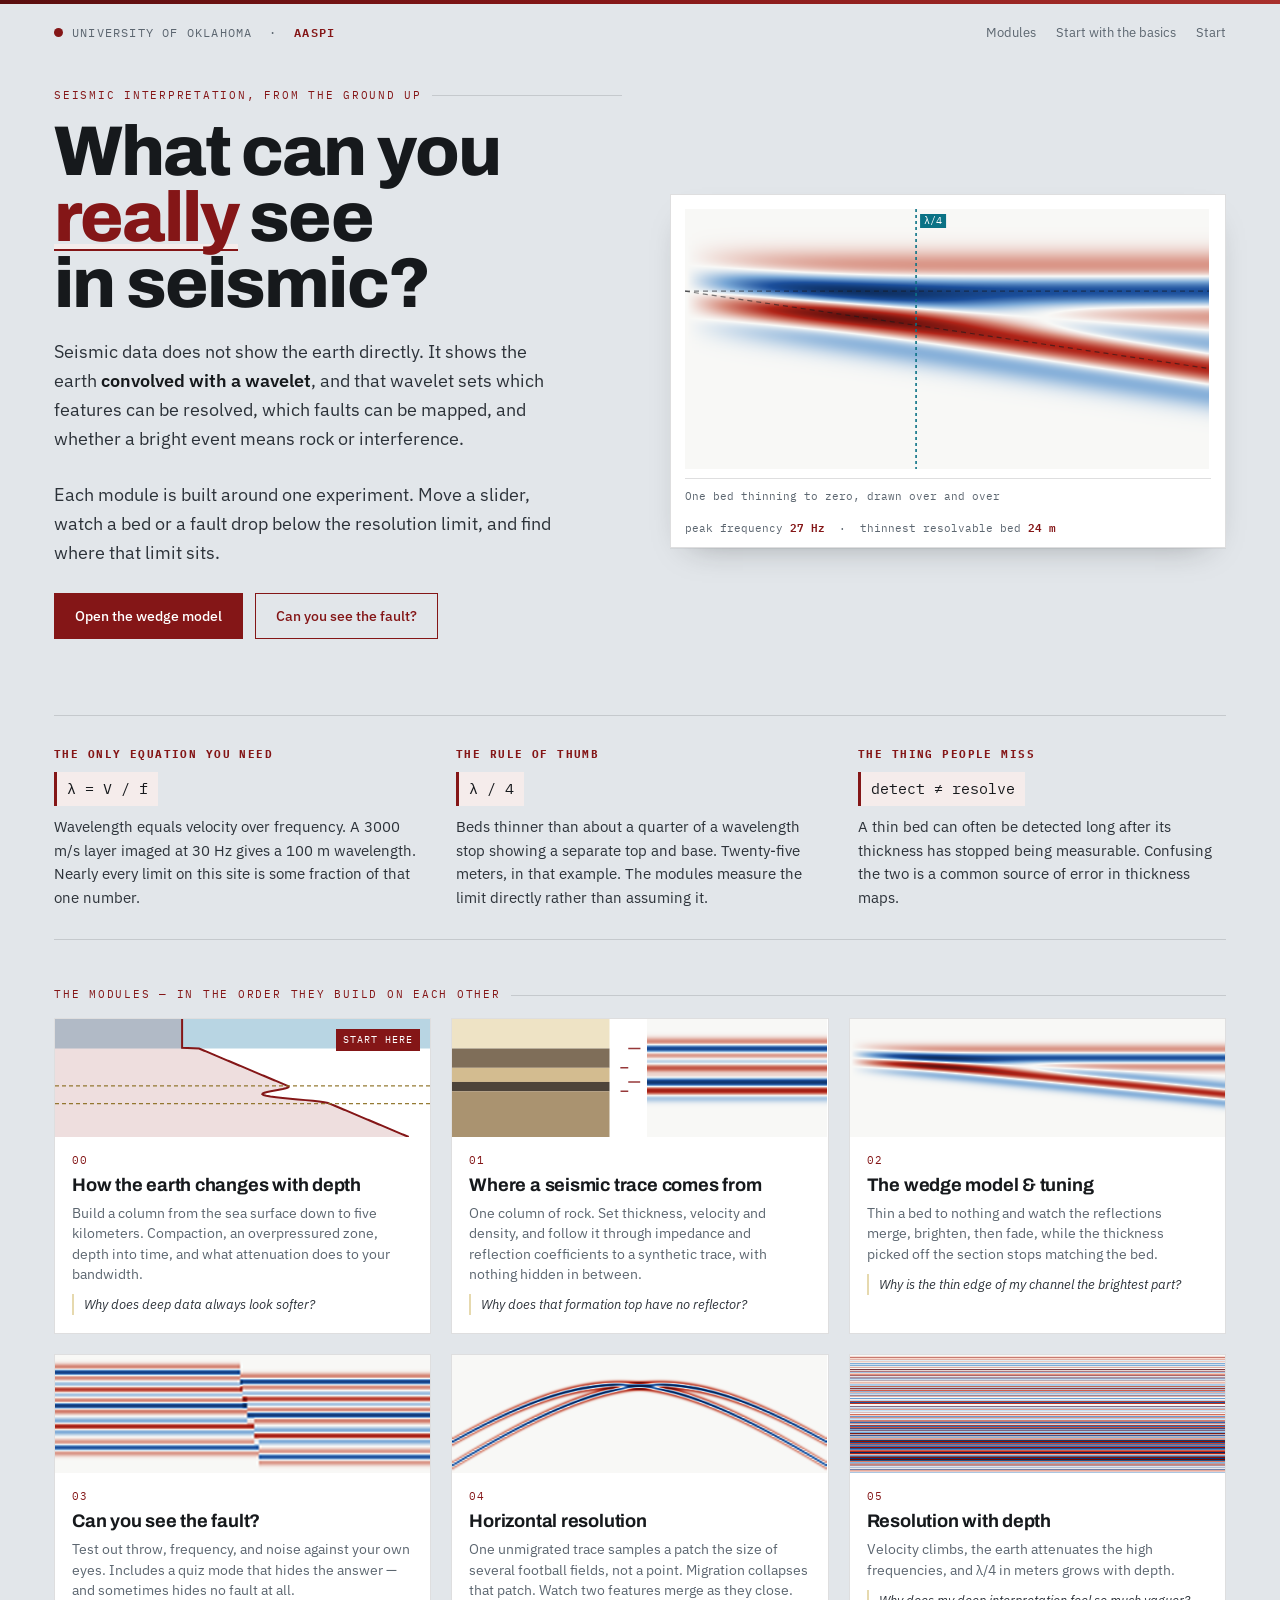
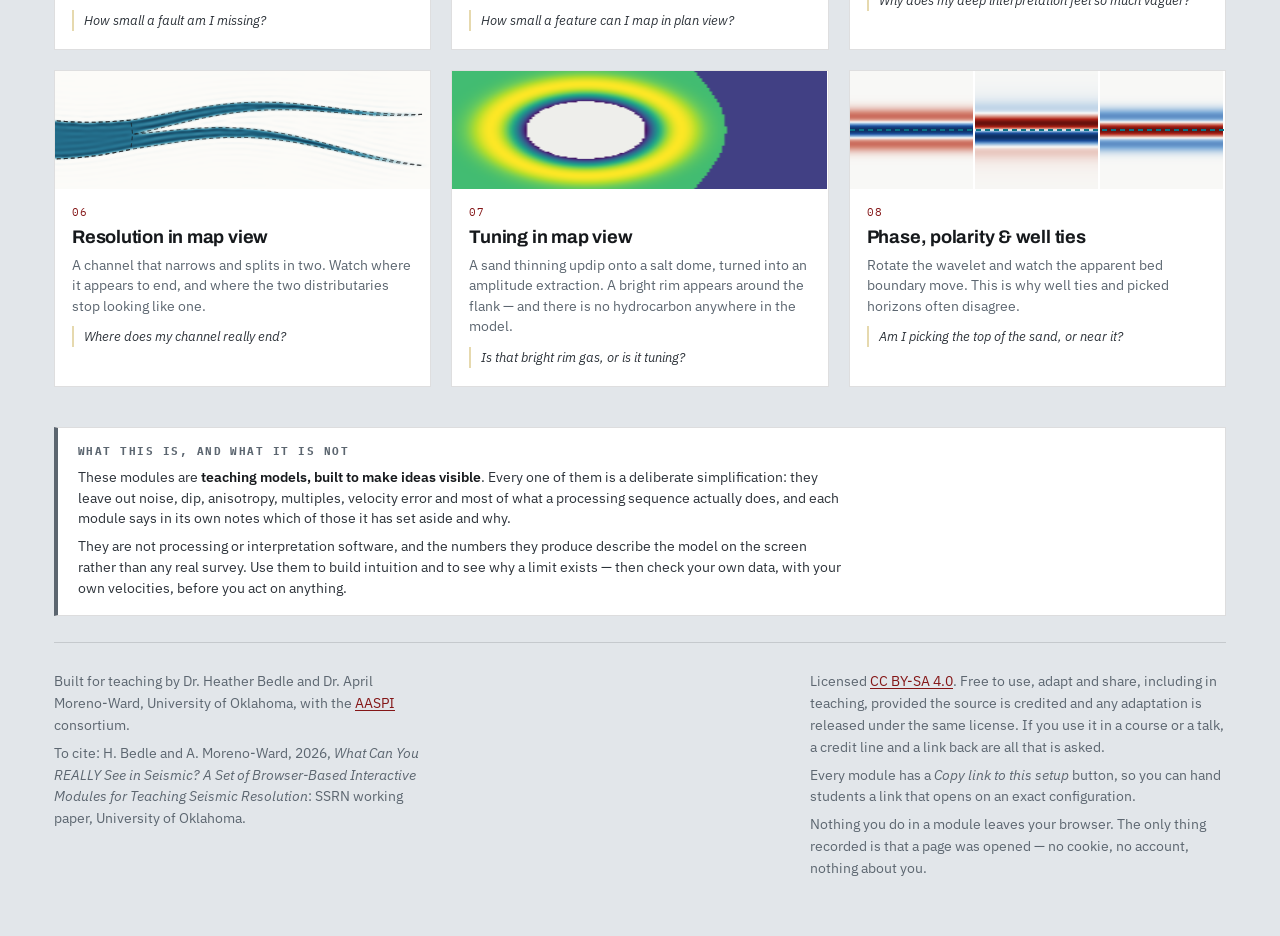
<file: index.html>
<!DOCTYPE html>
<html lang="en">
<head>
<meta charset="utf-8">
<meta name="viewport" content="width=device-width, initial-scale=1">
<title>What Can You REALLY See in Seismic?</title>
<meta name="description" content="Hands-on browser experiments in seismic resolution: tuning, wedge models, fault visibility. No install, no math prerequisite. University of Oklahoma / AASPI.">
<link rel="preconnect" href="https://fonts.googleapis.com">
<link rel="preconnect" href="https://fonts.gstatic.com" crossorigin>
<link href="https://fonts.googleapis.com/css2?family=Archivo:wght@600;700;800&family=IBM+Plex+Mono:wght@400;500&family=IBM+Plex+Sans:wght@400;500;600&display=swap" rel="stylesheet">
<link rel="stylesheet" href="assets/style.css">
</head>
<body>

<div class="wrap">
  <header class="masthead">
    <a class="brand" href="index.html"><span class="dot"></span>University of Oklahoma &nbsp;·&nbsp; <b>AASPI</b></a>
    <nav>
      <a href="#modules">Modules</a>
      <a href="#who">Start with the basics</a>
      <a href="modules/wedge.html">Start</a>
    </nav>
  </header>

  <!-- =============================== HERO =============================== -->
  <section class="hero">
    <div class="hero-grid">
      <div>
        <p class="eyebrow">Seismic interpretation, from the ground up</p>
        <h1 class="title">What can you <em>really</em> see in seismic?</h1>
        <p class="lede">Seismic data does not show the earth directly. It shows the earth
          <strong>convolved with a wavelet</strong>, and that wavelet sets which features can be
          resolved, which faults can be mapped, and whether a bright event means rock or interference.</p>
        <p class="lede">Each module is built around one experiment. Move a slider, watch a bed or a fault drop
          below the resolution limit, and find where that limit sits.</p>
        <p>
          <a class="btn" href="modules/wedge.html">Open the wedge model</a>
          <a class="btn ghost" href="modules/faults.html" style="margin-left:8px">Can you see the fault?</a>
        </p>
      </div>

      <div class="hero-panel">
        <canvas id="heroCanvas" aria-label="Animated wedge model: two reflections merging as frequency drops"></canvas>
        <div class="hero-cap">
          <span>One bed thinning to zero, drawn over and over</span>
          <span>peak frequency <b id="heroF">40 Hz</b> &nbsp;·&nbsp; thinnest resolvable bed <b id="heroR">16 m</b></span>
        </div>
      </div>
    </div>
  </section>

  <!-- ============================== PRIMER ============================== -->
  <section class="primer" id="who">
    <div class="primer-grid">
      <div>
        <h3>The only equation you need</h3>
        <span class="eq">λ = V / f</span>
        <p>Wavelength equals velocity over frequency. A 3000 m/s layer imaged at 30 Hz gives a 100 m wavelength.
          Nearly every limit on this site is some fraction of that one number.</p>
      </div>
      <div>
        <h3>The rule of thumb</h3>
        <span class="eq">λ / 4</span>
        <p>Beds thinner than about a quarter of a wavelength stop showing a separate top and base.
          Twenty-five meters, in that example. The modules measure the limit directly rather than assuming it.</p>
      </div>
      <div>
        <h3>The thing people miss</h3>
        <span class="eq">detect ≠ resolve</span>
        <p>A thin bed can often be detected long after its thickness has stopped being measurable.
          Confusing the two is a common source of error in thickness maps.</p>
      </div>
    </div>
  </section>

  <!-- ============================= MODULES ============================== -->
  <section class="modules" id="modules">
    <p class="eyebrow">The modules — in the order they build on each other</p>
    <div class="card-grid">

      <a class="card" href="modules/depthtrends.html">
        <canvas class="thumb-canvas" data-thumb="depth0"></canvas>
        <div class="card-body">
          <div class="card-no">00</div>
          <h3>How the earth changes with depth</h3>
          <p>Build a column from the sea surface down to five kilometers. Compaction, an overpressured zone,
            depth into time, and what attenuation does to your bandwidth.</p>
          <div class="q">Why does deep data always look softer?</div>
        </div>
        <span class="flag next">Start here</span>
      </a>

      <a class="card" href="modules/model1d.html">
        <canvas class="thumb-canvas" data-thumb="model1d"></canvas>
        <div class="card-body">
          <div class="card-no">01</div>
          <h3>Where a seismic trace comes from</h3>
          <p>One column of rock. Set thickness, velocity and density, and follow it through impedance and
            reflection coefficients to a synthetic trace, with nothing hidden in between.</p>
          <div class="q">Why does that formation top have no reflector?</div>
        </div>
      </a>

      <a class="card" href="modules/wedge.html">
        <canvas class="thumb-canvas" data-thumb="wedge"></canvas>
        <div class="card-body">
          <div class="card-no">02</div>
          <h3>The wedge model &amp; tuning</h3>
          <p>Thin a bed to nothing and watch the reflections merge, brighten, then fade, while the thickness
            picked off the section stops matching the bed.</p>
          <div class="q">Why is the thin edge of my channel the brightest part?</div>
        </div>
      </a>

      <a class="card" href="modules/faults.html">
        <canvas class="thumb-canvas" data-thumb="fault"></canvas>
        <div class="card-body">
          <div class="card-no">03</div>
          <h3>Can you see the fault?</h3>
          <p>Test out throw, frequency, and noise against your own eyes. Includes a quiz mode that hides the answer —
            and sometimes hides no fault at all.</p>
          <div class="q">How small a fault am I missing?</div>
        </div>
      </a>

      <a class="card" href="modules/fresnel.html">
        <canvas class="thumb-canvas" data-thumb="fresnel"></canvas>
        <div class="card-body">
          <div class="card-no">04</div>
          <h3>Horizontal resolution</h3>
          <p>One unmigrated trace samples a patch the size of several football fields, not a point.
            Migration collapses that patch. Watch two features merge as they close.</p>
          <div class="q">How small a feature can I map in plan view?</div>
        </div>
      </a>

      <a class="card" href="modules/depth.html">
        <canvas class="thumb-canvas" data-thumb="depth"></canvas>
        <div class="card-body">
          <div class="card-no">05</div>
          <h3>Resolution with depth</h3>
          <p>Velocity climbs, the earth attenuates the high frequencies, and λ/4 in meters grows with depth.</p>
          <div class="q">Why does my deep interpretation feel so much vaguer?</div>
        </div>
      </a>

      <a class="card" href="modules/mapres.html">
        <canvas class="thumb-canvas" data-thumb="mapres"></canvas>
        <div class="card-body">
          <div class="card-no">06</div>
          <h3>Resolution in map view</h3>
          <p>A channel that narrows and splits in two. Watch where it appears to end, and where the two
            distributaries stop looking like one.</p>
          <div class="q">Where does my channel really end?</div>
        </div>
      </a>

      <a class="card" href="modules/mapview.html">
        <canvas class="thumb-canvas" data-thumb="mapview"></canvas>
        <div class="card-body">
          <div class="card-no">07</div>
          <h3>Tuning in map view</h3>
          <p>A sand thinning updip onto a salt dome, turned into an amplitude extraction. A bright rim
            appears around the flank — and there is no hydrocarbon anywhere in the model.</p>
          <div class="q">Is that bright rim gas, or is it tuning?</div>
        </div>
      </a>

      <a class="card" href="modules/phase.html">
        <canvas class="thumb-canvas" data-thumb="phase"></canvas>
        <div class="card-body">
          <div class="card-no">08</div>
          <h3>Phase, polarity &amp; well ties</h3>
          <p>Rotate the wavelet and watch the apparent bed boundary move. This is why well ties and picked
            horizons often disagree.</p>
          <div class="q">Am I picking the top of the sand, or near it?</div>
        </div>
      </a>

    </div>
  </section>

  <section class="disclaimer">
    <h4>What this is, and what it is not</h4>
    <p>These modules are <b>teaching models, built to make ideas visible</b>. Every one of them is a
      deliberate simplification: they leave out noise, dip, anisotropy, multiples, velocity error and most of
      what a processing sequence actually does, and each module says in its own notes which of those it has
      set aside and why.</p>
    <p>They are not processing or interpretation software, and the numbers they produce describe the model on
      the screen rather than any real survey. Use them to build intuition and to see why a limit exists —
      then check your own data, with your own velocities, before you act on anything.</p>
  </section>

  <footer>
    <div class="foot-grid">
      <div style="flex:1 1 330px;max-width:46ch">
        <p>Built for teaching by Dr. Heather Bedle and Dr. April Moreno-Ward, University of Oklahoma,
          with the <a href="https://www.ou.edu/mcee/labs/aaspi">AASPI</a> consortium.</p>
        <p>To cite: H. Bedle and A. Moreno-Ward, 2026, <i>What Can You REALLY See in Seismic? A Set of
          Browser-Based Interactive Modules for Teaching Seismic Resolution</i>: SSRN working paper,
          University of Oklahoma.</p>
      </div>
      <div style="flex:1 1 330px;max-width:52ch">
        <p>Licensed <a href="https://creativecommons.org/licenses/by-sa/4.0/">CC BY-SA 4.0</a>. Free to
          use, adapt and share, including in teaching, provided the source is credited and any adaptation
          is released under the same license. If you use it in a course or a talk, a credit line and a
          link back are all that is asked.</p>
        <p>Every module has a <em>Copy link to this setup</em> button, so you can hand students a link
          that opens on an exact configuration.</p>
        <p>Nothing you do in a module leaves your browser. The only thing recorded is that a
          page was opened &mdash; no cookie, no account, nothing about you.</p>
      </div>
    </div>
  </footer>
</div>

<script src="assets/count.js"></script>
<script src="assets/seismic.js"></script>
<script>
(function () {
  'use strict';
  const reduce = window.matchMedia('(prefers-reduced-motion: reduce)').matches;

  /* ------------------------- animated hero wedge ------------------------- */
  const hero = document.getElementById('heroCanvas');
  const NX = 150, V = 2600, MAXH = 55, TTOP = 0.045;

  function wedgeField(f, nt, dt) {
    const wav = SEIS.makeWavelet({ type: 'ricker', f });
    const out = new Float32Array(NX * nt);
    for (let ix = 0; ix < NX; ix++) {
      const h = (ix / (NX - 1)) * MAXH;
      const sp = [{ t: TTOP, r: 0.14 }, { t: TTOP + 2 * h / V, r: -0.14 }];
      for (let it = 0; it < nt; it++) out[ix * nt + it] = SEIS.traceValue(sp, it * dt, wav.fn);
    }
    return out;
  }

  let f = 40, dir = -1;
  function drawHero() {
    const w = hero.parentElement.clientWidth - 30;
    const h = Math.max(190, Math.min(260, w * 0.56));
    const ctx = SEIS.fitCanvas(hero, w, h);
    const dt = 0.0004;
    const tEnd = TTOP + 2 * MAXH / V + 0.055;
    const nt = Math.round(tEnd / dt);
    const rect = { x: 0, y: 0, w: w, h: h };
    const field = wedgeField(f, nt, dt);
    SEIS.drawVarDensity(ctx, field, NX, nt, rect, { cmap: SEIS.COLORMAPS.bwr, clip: 0.21 });

    // the quarter-wavelength marker, sliding as frequency changes
    const q = (V / f) / 4;
    if (q <= MAXH) {
      const x = (q / MAXH) * w;
      SEIS.dashedLine(ctx, x, 0, x, h, '#0B7285', [3, 3], 1.6);
      SEIS.tag(ctx, x + 4, 12, 'λ/4', '#0B7285');
    }
    SEIS.dashedLine(ctx, 0, (TTOP / tEnd) * h, w, (TTOP / tEnd) * h, 'rgba(22,25,28,.55)', [5,4], 1.2);
    SEIS.dashedLine(ctx, 0, (TTOP / tEnd) * h, w, ((TTOP + 2*MAXH/V) / tEnd) * h, 'rgba(22,25,28,.55)', [5,4], 1.2);

    document.getElementById('heroF').textContent = f.toFixed(0) + ' Hz';
    document.getElementById('heroR').textContent = (V / f / 4).toFixed(0) + ' m';
  }

  let last = 0;
  function tick(ts) {
    if (ts - last > 55) {
      last = ts;
      f += dir * 0.55;
      if (f <= 14) { f = 14; dir = 1; }
      if (f >= 55) { f = 55; dir = -1; }
      drawHero();
    }
    requestAnimationFrame(tick);
  }

  drawHero();
  if (!reduce) requestAnimationFrame(tick);

  /* --------------------------- card thumbnails --------------------------- */
  function thumbWedge(canvas) {
    const w = canvas.parentElement.clientWidth, h = 118;
    const ctx = SEIS.fitCanvas(canvas, w, h);
    const dt = 0.0004, tEnd = TTOP + 2 * MAXH / V + 0.05;
    const nt = Math.round(tEnd / dt);
    const wav = SEIS.makeWavelet({ type: 'ricker', f: 38 });
    const fld = new Float32Array(NX * nt);
    for (let ix = 0; ix < NX; ix++) {
      const hh = (ix / (NX - 1)) * MAXH;
      const sp = [{ t: TTOP, r: 0.14 }, { t: TTOP + 2 * hh / V, r: -0.14 }];
      for (let it = 0; it < nt; it++) fld[ix * nt + it] = SEIS.traceValue(sp, it * dt, wav.fn);
    }
    SEIS.drawVarDensity(ctx, fld, NX, nt, { x:0, y:0, w:w, h:h }, { cmap: SEIS.COLORMAPS.bwr, clip: 0.21 });
  }

  function thumbFault(canvas) {
    const w = canvas.parentElement.clientWidth, h = 118;
    const ctx = SEIS.fitCanvas(canvas, w, h);
    const nx = 160, dx = 12.5, t0 = 0.06, tE = 0.30, dt = 0.0006;
    const nt = Math.round((tE - t0) / dt);
    const wav = SEIS.makeWavelet({ type: 'ricker', f: 34 });
    const layers = [
      { t:0.095, r:0.12 }, { t:0.130, r:-0.09 }, { t:0.163, r:0.13 },
      { t:0.205, r:-0.11 }, { t:0.248, r:0.10 },
    ];
    const thr = 0.019, vel = 2800, tanD = Math.tan(64 * Math.PI / 180);
    const fld = new Float32Array(nx * nt);
    for (let ix = 0; ix < nx; ix++) {
      const x = (ix + 0.5) * dx;
      const sp = layers.map((L) => {
        const fx = 0.52 * nx * dx + (vel * (L.t - 0.18) / 2) / tanD;
        return { t: x > fx ? L.t + thr : L.t, r: L.r };
      });
      for (let it = 0; it < nt; it++) fld[ix * nt + it] = SEIS.traceValue(sp, t0 + it * dt, wav.fn);
    }
    SEIS.drawVarDensity(ctx, fld, nx, nt, { x:0, y:0, w:w, h:h }, { cmap: SEIS.COLORMAPS.bwr, clip: 0.15 });
  }

  function thumbDepth(canvas) {
    const w = canvas.parentElement.clientWidth, h = 118;
    const ctx = SEIS.fitCanvas(canvas, w, h);
    ctx.clearRect(0, 0, w, h);
    // one column of rock, imaged with a wavelet that lengthens as it goes down:
    // crisp banding at the top, merged mush at the bottom
    const T0 = 0.04, TEND = 3.2, NT = 300, v0 = 2000, vmax = 4800, f0 = 40, Q = 80;
    const velAt = (t) => v0 * Math.pow(vmax / v0, t / TEND);
    const effF = (t) => {
      const a = 2 / (f0 * f0), b = Math.PI * t / Q;
      return (-b + Math.sqrt(b * b + 8 * a)) / (2 * a);
    };
    const rnd = SEIS.mulberry32(5);
    const spikes = [];
    let t = T0 + 0.05, sign = 1;
    while (t < TEND - 0.05 && spikes.length < 170) {
      spikes.push({ t, r: sign * (0.05 + rnd() * 0.09) });
      sign = rnd() < 0.75 ? -sign : sign;
      t += 2 * (18 + rnd() * 45) / velAt(t);
    }
    const dt = (TEND - T0) / NT;
    const trace = new Float32Array(NT);
    for (let i = 0; i < NT; i++) {
      const tt = T0 + i * dt;
      const wav = SEIS.makeWavelet({ type: 'ricker', f: effF(tt) });
      let v = 0;
      for (let k = 0; k < spikes.length; k++) {
        const d = tt - spikes[k].t;
        if (Math.abs(d) < wav.halfLength) v += spikes[k].r * wav.fn(d);
      }
      trace[i] = v;
    }
    const nx = 44, fld = new Float32Array(nx * NT);
    for (let ix = 0; ix < nx; ix++) fld.set(trace, ix * NT);
    SEIS.drawVarDensity(ctx, fld, nx, NT, { x: 0, y: 0, w: w, h: h },
      { cmap: SEIS.COLORMAPS.bwr, clip: 0.17 });
  }

  function thumb1d(canvas) {
    const w = canvas.parentElement.clientWidth, h = 118;
    const ctx = SEIS.fitCanvas(canvas, w, h);
    ctx.clearRect(0, 0, w, h);
    const layers = [
      { v: 2450, d: 2.38 }, { v: 2750, d: 2.30 }, { v: 2500, d: 2.40 },
      { v: 2800, d: 2.32 }, { v: 2550, d: 2.42 },
    ];
    const thick = [0, 45, 30, 22, 0];
    const ai = layers.map((l) => l.v * l.d * 1000 / 1e6);
    let t = 0.05; const ifc = [];
    for (let i = 0; i < layers.length - 1; i++) {
      if (i > 0) t += 2 * thick[i] / layers[i].v;
      ifc.push({ t, rc: (ai[i + 1] - ai[i]) / (ai[i + 1] + ai[i]) });
    }
    const tEnd = 0.2;
    const EARTH = [[238,227,197],[212,189,145],[172,149,113],[126,109,88],[78,68,58]];
    const lo = Math.min.apply(null, ai), hi = Math.max.apply(null, ai);
    const shade = (i) => {
      const u = (ai[i] - lo) / ((hi - lo) || 1) * (EARTH.length - 1);
      const k = Math.min(EARTH.length - 2, Math.floor(u)), f = u - k;
      const a = EARTH[k], b = EARTH[k + 1];
      return 'rgb(' + Math.round(a[0]+(b[0]-a[0])*f) + ',' + Math.round(a[1]+(b[1]-a[1])*f) +
             ',' + Math.round(a[2]+(b[2]-a[2])*f) + ')';
    };
    const colW = w * 0.42, synX = w * 0.52, synW = w - synX;
    const yOf = (tt) => (tt / tEnd) * h;
    for (let i = 0; i < layers.length; i++) {
      const y0 = i === 0 ? 0 : yOf(ifc[i - 1].t);
      const y1 = i < ifc.length ? yOf(ifc[i].t) : h;
      ctx.fillStyle = shade(i);
      ctx.fillRect(0, y0, colW, y1 - y0);
    }
    const wav = SEIS.makeWavelet({ type: 'ricker', f: 32 });
    const dt = 0.0004, nt = Math.round(tEnd / dt);
    const tr = SEIS.traceFromSpikes(ifc.map((f) => ({ t: f.t, r: f.rc })), 0, dt, nt, wav);
    const nx = 26, fld = new Float32Array(nx * nt);
    for (let ix = 0; ix < nx; ix++) fld.set(tr, ix * nt);
    SEIS.drawVarDensity(ctx, fld, nx, nt, { x: synX, y: 0, w: synW, h: h },
      { cmap: SEIS.COLORMAPS.bwr, clip: 0.055 });
    ctx.save();
    ctx.strokeStyle = 'rgba(132,22,23,.85)'; ctx.lineWidth = 1.6;
    ctx.beginPath();
    const cx = colW + (synX - colW) / 2;
    ifc.forEach((f) => {
      const y = yOf(f.t);
      ctx.moveTo(cx, y); ctx.lineTo(cx + (f.rc / 0.05) * ((synX - colW) / 2) * 0.8, y);
    });
    ctx.stroke(); ctx.restore();
  }

  function thumbFresnel(canvas) {
    const w = canvas.parentElement.clientWidth, h = 118;
    const ctx = SEIS.fitCanvas(canvas, w, h);
    ctx.clearRect(0, 0, w, h);
    const V = 2500, t0 = 0.42, f = 32, sep = 150;
    const wav = SEIS.makeWavelet({ type: 'ricker', f });
    const XW = 1400, NX = 150, dx = XW / NX;
    const tStart = 0.30, tEnd = 0.78, nt = 150, dt = (tEnd - tStart) / nt;
    const fld = new Float32Array(NX * nt);
    for (let ix = 0; ix < NX; ix++) {
      const x = -XW / 2 + (ix + 0.5) * dx;
      [-sep / 2, sep / 2].forEach((x0) => {
        const tau = Math.sqrt(t0 * t0 + Math.pow(2 * (x - x0) / V, 2));
        const hl = wav.halfLength;
        const i0 = Math.max(0, Math.ceil((tau - hl - tStart) / dt));
        const i1 = Math.min(nt - 1, Math.floor((tau + hl - tStart) / dt));
        for (let i = i0; i <= i1; i++) fld[ix * nt + i] += (t0 / tau) * wav.fn(tStart + i * dt - tau);
      });
    }
    SEIS.drawVarDensity(ctx, fld, NX, nt, { x: 0, y: 0, w: w, h: h },
      { cmap: SEIS.COLORMAPS.bwr, clip: 0.85 });
  }

  function thumbMapRes(canvas) {
    const w = canvas.parentElement.clientWidth, h = 118;
    const ctx = SEIS.fitCanvas(canvas, w, h);
    ctx.clearRect(0, 0, w, h);
    // the branching channel as the seismic images it, with the true outline
    // over the top so the early fade-out is the thing you notice
    const NXn = 256, NYn = 128, FS = 0.34, KC = 0.708, FX0 = 0.17, EDGE = 0.075;
    const w0 = 900, wend = 0, div = 700, res = 84;
    const XD = 4500, YD = XD * NYn / NXn;
    const ramp = (fx) => fx <= 0 ? 0 : fx >= EDGE ? 1 : 0.5 - 0.5 * Math.cos(Math.PI * fx / EDGE);
    const shape = (fx) => {
      if (fx < 0 || fx > 0.985) return null;
      const yc = YD / 2 + 0.085 * YD * Math.sin(2 * Math.PI * fx * 1.25);
      const wS = Math.max(wend * 2.4, w0 * 0.62);
      if (fx < FS) return [{ y: yc, w: w0 + (wS - w0) * (fx / FS) }];
      const t = (fx - FS) / (0.985 - FS);
      const wb = wS * 0.5 + (wend - wS * 0.5) * t;
      if (wb <= 0.5) return null;
      const off = (wS * 0.5 + div * Math.pow(t, 1.25)) / 2;
      return [{ y: yc - off, w: wb }, { y: yc + off, w: wb }];
    };
    const re = new Float64Array(NXn * NYn), im = new Float64Array(NXn * NYn);
    for (let iy = 0; iy < NYn; iy++) for (let ix = 0; ix < NXn; ix++) {
      const fx = (ix + 0.5) / NXn, ls = shape(fx); if (!ls) continue;
      const y = ((iy + 0.5) / NYn) * YD;
      for (const L of ls) if (Math.abs(y - L.y) <= L.w / 2) { re[iy * NXn + ix] = ramp(fx); break; }
    }
    const rr = new Float64Array(NXn), ri = new Float64Array(NXn);
    const cr = new Float64Array(NYn), ci = new Float64Array(NYn);
    const rows = (inv) => { for (let iy = 0; iy < NYn; iy++) {
      for (let ix = 0; ix < NXn; ix++) { rr[ix] = re[iy * NXn + ix]; ri[ix] = im[iy * NXn + ix]; }
      SEIS.fft(rr, ri, inv);
      for (let ix = 0; ix < NXn; ix++) { re[iy * NXn + ix] = rr[ix]; im[iy * NXn + ix] = ri[ix]; } } };
    const cols = (inv) => { for (let ix = 0; ix < NXn; ix++) {
      for (let iy = 0; iy < NYn; iy++) { cr[iy] = re[iy * NXn + ix]; ci[iy] = im[iy * NXn + ix]; }
      SEIS.fft(cr, ci, inv);
      for (let iy = 0; iy < NYn; iy++) { re[iy * NXn + ix] = cr[iy]; im[iy * NXn + ix] = ci[iy]; } } };
    rows(false); cols(false);
    const dx = XD / NXn, dy = YD / NYn, kc = KC / res;
    for (let iy = 0; iy < NYn; iy++) {
      const ky = Math.abs((iy <= NYn / 2 ? iy : iy - NYn) / (NYn * dy));
      for (let ix = 0; ix < NXn; ix++) {
        const kx = Math.abs((ix <= NXn / 2 ? ix : ix - NXn) / (NXn * dx));
        const q = Math.hypot(kx / kc, ky / kc);
        const wt = q <= 1 ? 1 : q >= 1.15 ? 0 : 0.5 + 0.5 * Math.cos(Math.PI * (q - 1) / 0.15);
        re[iy * NXn + ix] *= wt; im[iy * NXn + ix] *= wt;
      }
    }
    cols(true); rows(true);
    const stops = [[252,251,248],[226,236,238],[170,208,216],[96,168,188],[38,116,146],[16,58,84]];
    const ix0 = Math.round(FX0 * NXn), NXD = NXn - ix0;
    const off = document.createElement('canvas');
    off.width = NXD; off.height = NYn;
    const octx = off.getContext('2d');
    const img = octx.createImageData(NXD, NYn);
    let mx = 1e-9;
    for (let i = 0; i < re.length; i++) mx = Math.max(mx, re[i]);
    for (let iy = 0; iy < NYn; iy++) for (let ix = 0; ix < NXD; ix++) {
      const u = Math.max(0, Math.min(1, re[iy * NXn + ix + ix0] / mx)) * (stops.length - 1);
      const k = Math.min(stops.length - 2, Math.floor(u)), f = u - k;
      const a = stops[k], b = stops[k + 1], q = iy * NXD + ix;
      img.data[q * 4] = a[0] + (b[0] - a[0]) * f;
      img.data[q * 4 + 1] = a[1] + (b[1] - a[1]) * f;
      img.data[q * 4 + 2] = a[2] + (b[2] - a[2]) * f;
      img.data[q * 4 + 3] = 255;
    }
    octx.putImageData(img, 0, 0);
    ctx.imageSmoothingEnabled = true;
    ctx.drawImage(off, 0, 0, w, h);
    ctx.save();
    ctx.strokeStyle = 'rgba(22,25,28,.65)'; ctx.lineWidth = 1.1;
    ctx.setLineDash([4, 3]);
    [-1, 1].forEach((side) => [0, 1].forEach((br) => {
      ctx.beginPath();
      let pen = false;
      for (let i = ix0; i < NXn; i++) {
        const fx = (i + 0.5) / NXn, ls = shape(fx);
        if (!ls) { if (pen) { ctx.stroke(); pen = false; } continue; }
        const Lb = ls[Math.min(br, ls.length - 1)];
        const x = ((fx - FX0) / (1 - FX0)) * w, y = ((Lb.y + side * Lb.w / 2) / YD) * h;
        pen ? ctx.lineTo(x, y) : ctx.moveTo(x, y);
        pen = true;
      }
      if (pen) ctx.stroke();
    }));
    ctx.restore();
  }

  function thumbPhase(canvas) {
    const w = canvas.parentElement.clientWidth, h = 118;
    const ctx = SEIS.fitCanvas(canvas, w, h);
    ctx.clearRect(0, 0, w, h);
    // the same reflection at three rotations: the event slides off the boundary
    const base = SEIS.makeWavelet({ type: 'ricker', f: 30 });
    const phases = [0, 90, 180];
    const span = 0.055, NT = 160, colW = w / phases.length;
    phases.forEach((d, k) => {
      const wv = SEIS.phaseRotate(base, d);
      const col = new Float32Array(NT);
      let mx = 1e-6;
      for (let i = 0; i < NT; i++) {
        const t = -span + (2 * span * i) / (NT - 1);
        col[i] = wv.fn(t);
        mx = Math.max(mx, Math.abs(col[i]));
      }
      const nx = 24, fld = new Float32Array(nx * NT);
      for (let ix = 0; ix < nx; ix++) fld.set(col, ix * NT);
      SEIS.drawVarDensity(ctx, fld, nx, NT,
        { x: k * colW, y: 0, w: colW - 2, h: h },
        { cmap: SEIS.COLORMAPS.bwr, clip: mx * 1.05 });
    });
    ctx.save();
    ctx.strokeStyle = '#0B7285'; ctx.lineWidth = 2;
    ctx.setLineDash([5, 4]);
    ctx.beginPath(); ctx.moveTo(0, h / 2); ctx.lineTo(w, h / 2); ctx.stroke();
    ctx.restore();
  }

  function thumbDepth0(canvas) {
    const w = canvas.parentElement.clientWidth, h = 118;
    const ctx = SEIS.fitCanvas(canvas, w, h);
    ctx.clearRect(0, 0, w, h);
    const water = 1500, zmax = 6000, v0 = 1700, k = 0.55;
    const opTop = 3400, opThick = 900, opAmp = 0.18;
    const opF = (z) => (z <= opTop || z >= opTop + opThick) ? 0
      : 0.5 - 0.5 * Math.cos(2 * Math.PI * (z - opTop) / opThick);
    const vOf = (z) => z < water ? 1500
      : Math.max(1400, (v0 + k * (z - water)) * (1 - opAmp * opF(z)));
    const vmax = vOf(zmax) * 1.06;
    // water band
    ctx.fillStyle = 'rgba(127,179,204,.55)';
    ctx.fillRect(0, 0, w, (water / zmax) * h);
    ctx.save();
    ctx.fillStyle = 'rgba(132,22,23,.14)';
    ctx.beginPath();
    ctx.moveTo(0, 0);
    for (let i = 0; i <= 160; i++) {
      const z = (i / 160) * zmax;
      ctx.lineTo((vOf(z) / vmax) * w, (z / zmax) * h);
    }
    ctx.lineTo(0, h); ctx.closePath(); ctx.fill();
    ctx.strokeStyle = '#841617'; ctx.lineWidth = 2;
    ctx.beginPath();
    for (let i = 0; i <= 160; i++) {
      const z = (i / 160) * zmax;
      const x = (vOf(z) / vmax) * w, y = (z / zmax) * h;
      i === 0 ? ctx.moveTo(x, y) : ctx.lineTo(x, y);
    }
    ctx.stroke();
    ctx.strokeStyle = 'rgba(138,109,31,.9)'; ctx.lineWidth = 1.2;
    ctx.setLineDash([4, 3]);
    [opTop, opTop + opThick].forEach((z) => {
      ctx.beginPath(); ctx.moveTo(0, (z / zmax) * h); ctx.lineTo(w, (z / zmax) * h); ctx.stroke();
    });
    ctx.restore();
  }

  function thumbMapView(canvas) {
    const w = canvas.parentElement.clientWidth, h = 118;
    const ctx = SEIS.fitCanvas(canvas, w, h);
    ctx.clearRect(0, 0, w, h);
    // a sand lapping onto a salt dome: the bright ring is tuning, not fluid
    const XD = 7000, YD = 4600, XC = 2500, YC = YD / 2, RD = 1500, ZREF = 2600;
    const hmax = 55, taper = 1800, pinch = 1100, relief = 600, dip = 34, contact = 2660;
    const V = 2700, f = 25;
    const wav = SEIS.makeWavelet({ type: 'ricker', f });
    const rad = (x, y) => Math.hypot(x - XC, y - YC);
    const thk = (x, y) => {
      const r = rad(x, y);
      return r <= pinch ? 0 : hmax * Math.min(1, (r - pinch) / taper);
    };
    const dep = (x, y) => ZREF + (dip / 1000) * (x - XC)
      - relief * Math.exp(-(rad(x, y) * rad(x, y)) / (RD * RD));
    // tabulate amplitude against thickness once per fluid, rather than
    // convolving at every one of fifteen thousand map cells
    const NL = 80, hTop = hmax * 1.05, lut = {};
    [['brine', -0.055, 0.055], ['gas', -0.20, 0.20]].forEach(([k, r1, r2]) => {
      const arr = new Float32Array(NL + 1);
      for (let i = 0; i <= NL; i++) {
        const gap = 2 * ((i / NL) * hTop) / V;
        let best = 0;
        for (let t = -wav.halfLength; t <= gap + wav.halfLength; t += 0.0006) {
          const v = r1 * wav.fn(t) + r2 * wav.fn(t - gap);
          if (Math.sign(v) === Math.sign(r1) && Math.abs(v) > Math.abs(best)) best = v;
        }
        arr[i] = Math.abs(best);
      }
      lut[k] = arr;
    });
    const amp = (hh, gas) => {
      const q = Math.max(0, Math.min(1, hh / hTop)) * NL;
      const i = Math.min(NL - 1, Math.floor(q)), fr = q - i;
      const a = lut[gas ? 'gas' : 'brine'];
      return a[i] + (a[i + 1] - a[i]) * fr;
    };
    const stops = [[68,1,84],[72,40,120],[62,74,137],[49,104,142],[38,130,142],
                   [31,158,137],[53,183,121],[109,205,89],[180,222,44],[253,231,37]];
    const NXm = 150, NYm = 98;
    const vals = new Float32Array(NXm * NYm);
    let mx = 1e-9;
    for (let iy = 0; iy < NYm; iy++) for (let ix = 0; ix < NXm; ix++) {
      const x = ((ix + 0.5) / NXm) * XD, y = ((iy + 0.5) / NYm) * YD;
      const hh = thk(x, y);
      if (hh <= 0.5) { vals[iy * NXm + ix] = -1; continue; }
      const gas = dep(x, y) < contact;
      const a = amp(hh, gas);
      vals[iy * NXm + ix] = a; mx = Math.max(mx, a);
    }
    const off = document.createElement('canvas');
    off.width = NXm; off.height = NYm;
    const octx = off.getContext('2d');
    const img = octx.createImageData(NXm, NYm);
    for (let i = 0; i < NXm * NYm; i++) {
      if (vals[i] < 0) {
        img.data[i * 4] = 238; img.data[i * 4 + 1] = 238; img.data[i * 4 + 2] = 235;
      } else {
        const u = Math.max(0, Math.min(1, vals[i] / mx)) * (stops.length - 1);
        const k = Math.min(stops.length - 2, Math.floor(u)), f2 = u - k;
        const a = stops[k], b = stops[k + 1];
        img.data[i * 4] = a[0] + (b[0] - a[0]) * f2;
        img.data[i * 4 + 1] = a[1] + (b[1] - a[1]) * f2;
        img.data[i * 4 + 2] = a[2] + (b[2] - a[2]) * f2;
      }
      img.data[i * 4 + 3] = 255;
    }
    octx.putImageData(img, 0, 0);
    ctx.imageSmoothingEnabled = true;
    ctx.drawImage(off, 0, 0, w, h);
  }

  function drawThumbs() {
    document.querySelectorAll('.thumb-canvas').forEach((c) => {
      if (c.dataset.thumb === 'wedge') thumbWedge(c);
      else if (c.dataset.thumb === 'fault') thumbFault(c);
      else if (c.dataset.thumb === 'model1d') thumb1d(c);
      else if (c.dataset.thumb === 'fresnel') thumbFresnel(c);
      else if (c.dataset.thumb === 'mapres') thumbMapRes(c);
      else if (c.dataset.thumb === 'phase') thumbPhase(c);
      else if (c.dataset.thumb === 'depth0') thumbDepth0(c);
      else if (c.dataset.thumb === 'mapview') thumbMapView(c);
      else if (c.dataset.thumb === 'depth') thumbDepth(c);
    });
  }
  drawThumbs();

  let rt;
  window.addEventListener('resize', () => {
    clearTimeout(rt);
    rt = setTimeout(() => { drawHero(); drawThumbs(); }, 140);
  });
})();
</script>
</body>
</html>
</file>
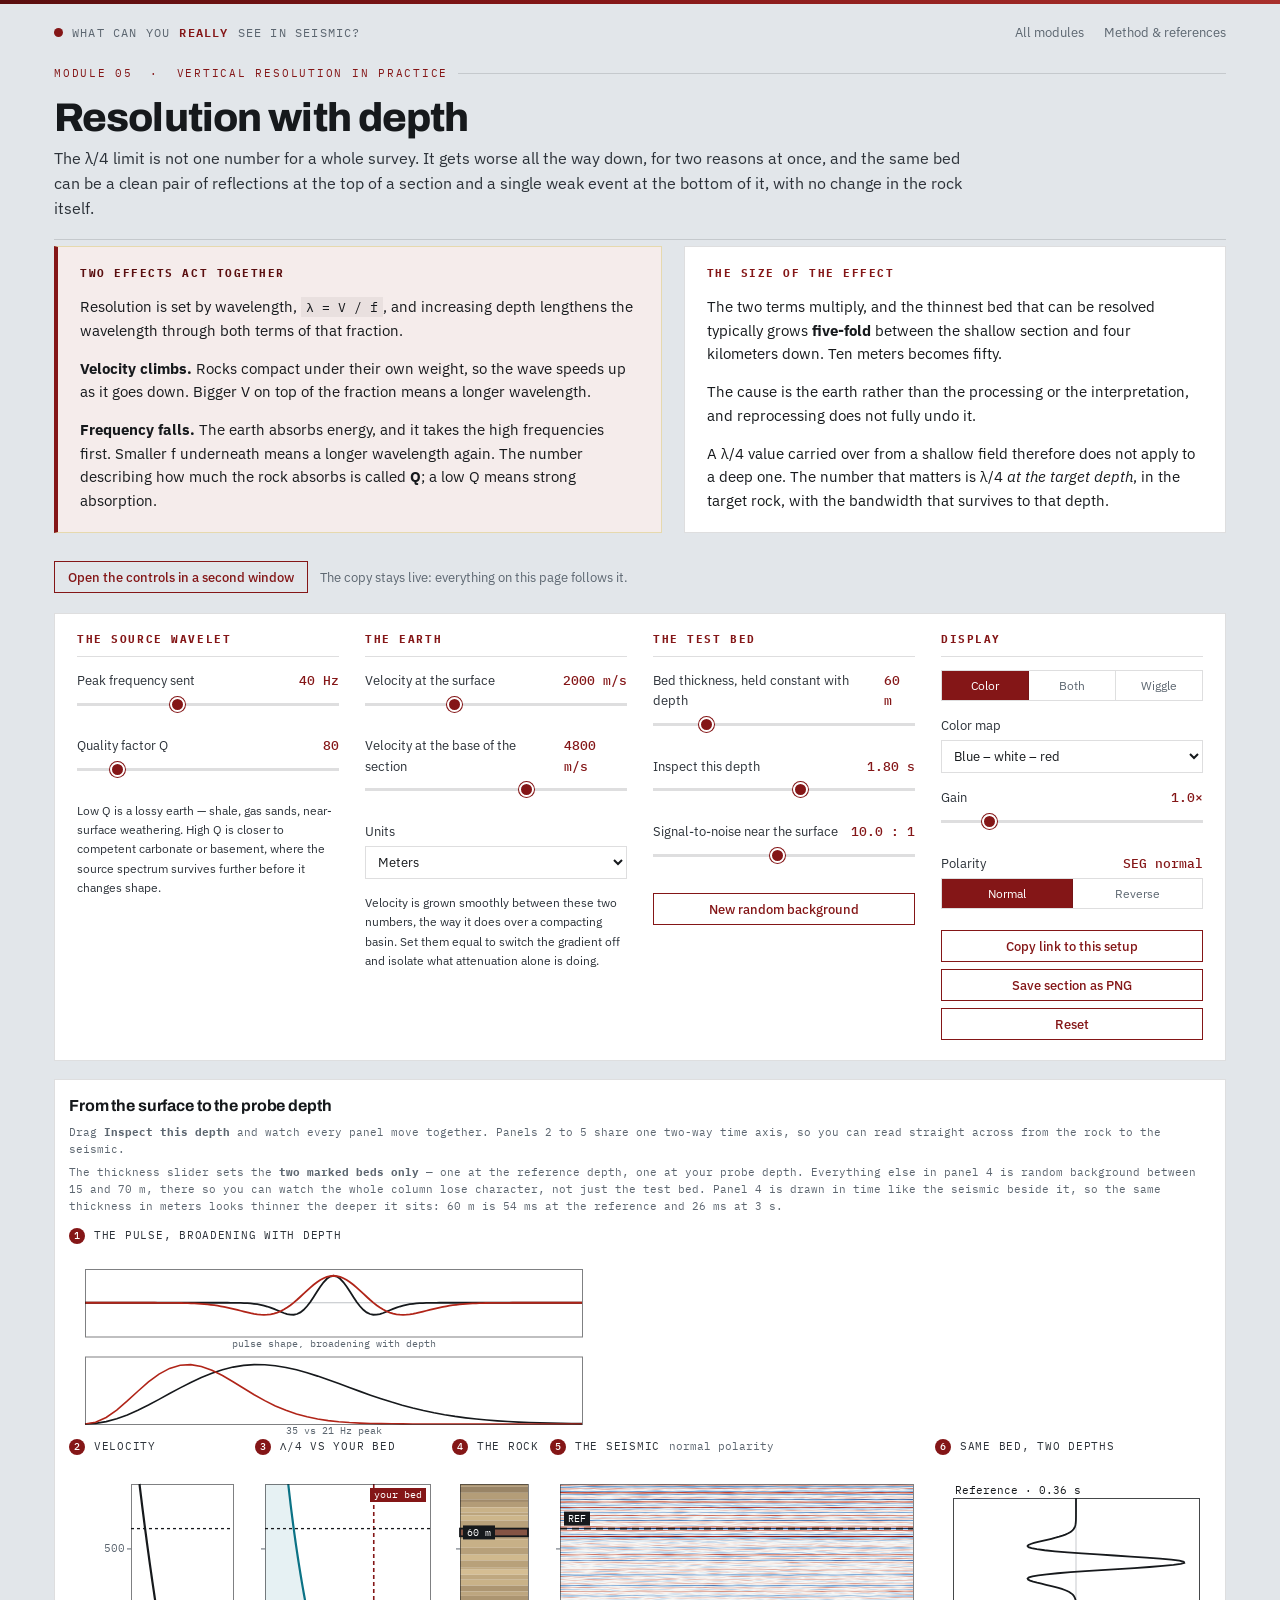
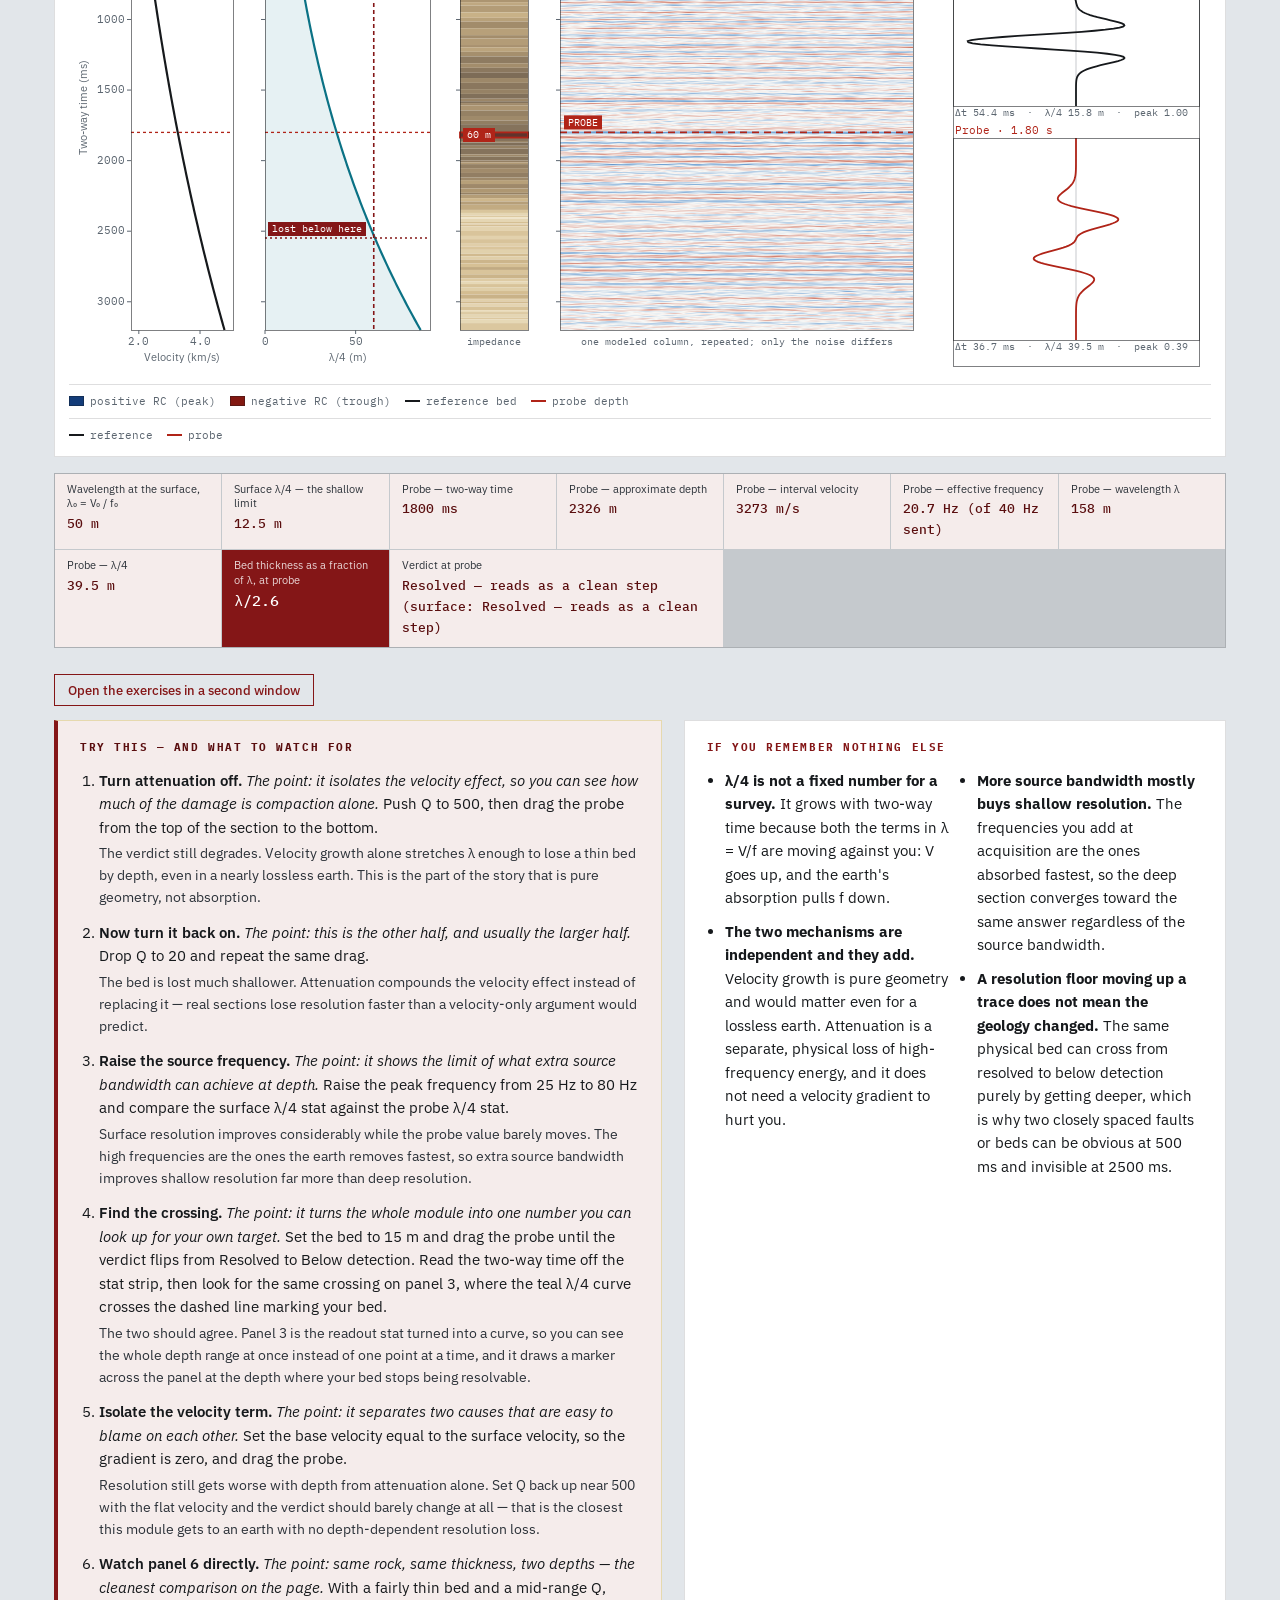
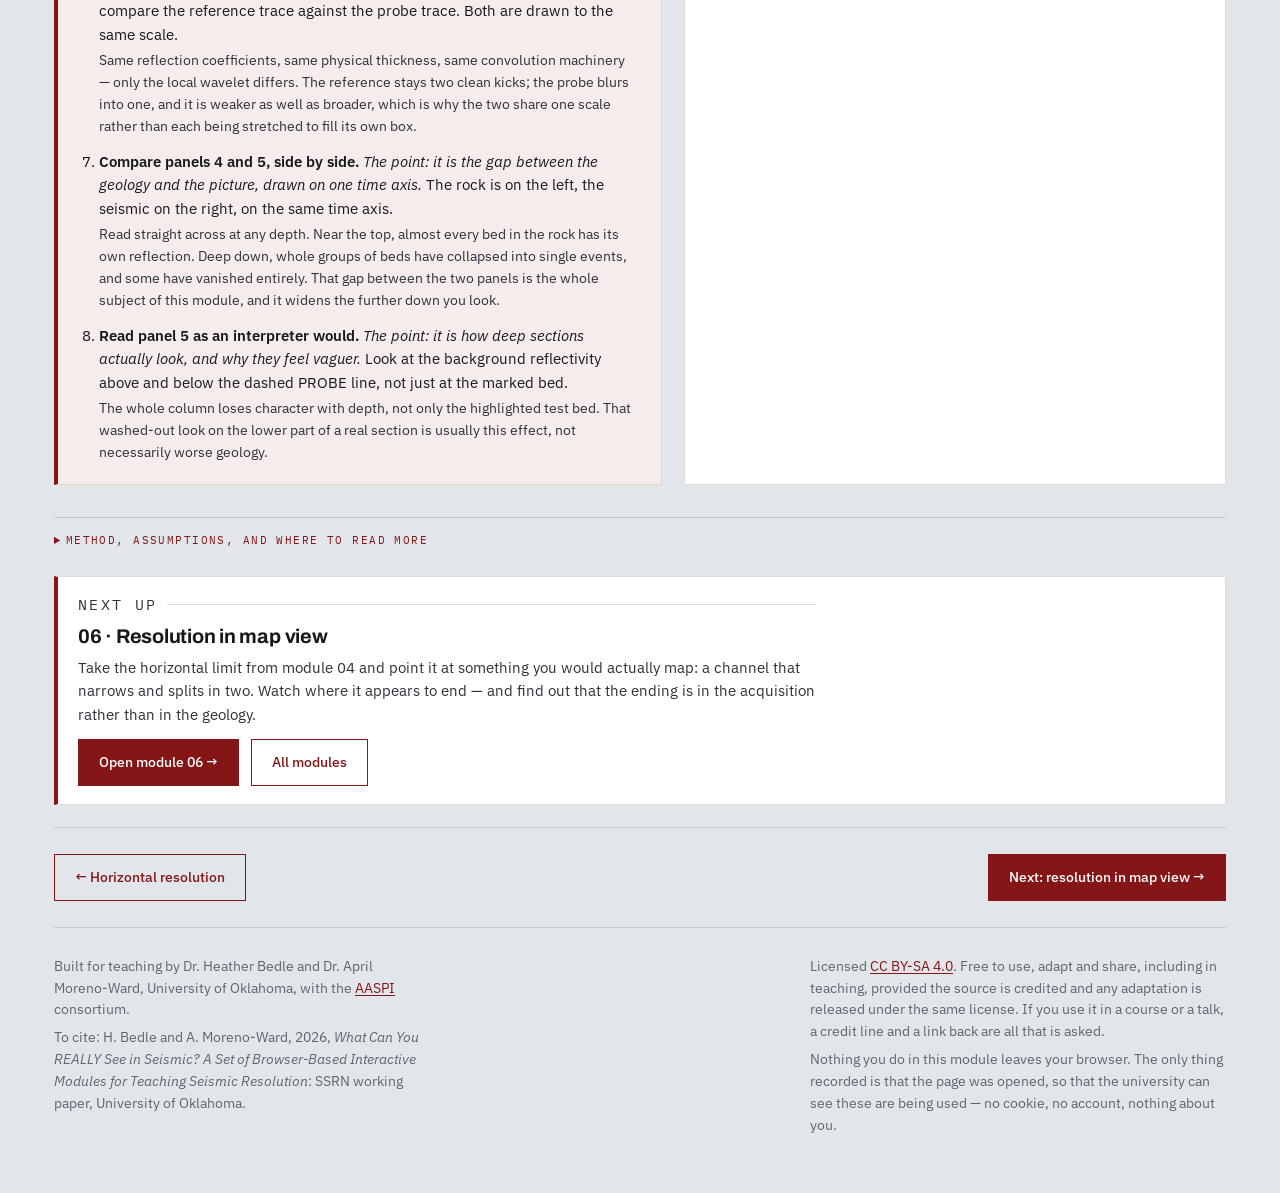
<file: modules/depth.html>
<!DOCTYPE html>
<html lang="en">
<head>
<meta charset="utf-8">
<meta name="viewport" content="width=device-width, initial-scale=1">
<title>Resolution with depth — What Can You REALLY See in Seismic?</title>
<meta name="description" content="Why the same physical bed reads as a clean two-reflector event near the surface and a single smeared kick at depth: velocity growth and intrinsic attenuation, both stretching your wavelength.">
<link rel="preconnect" href="https://fonts.googleapis.com">
<link rel="preconnect" href="https://fonts.gstatic.com" crossorigin>
<link href="https://fonts.googleapis.com/css2?family=Archivo:wght@600;700;800&family=IBM+Plex+Mono:wght@400;500&family=IBM+Plex+Sans:wght@400;500;600&display=swap" rel="stylesheet">
<link rel="stylesheet" href="../assets/style.css">
</head>
<body>

<div class="wrap">
  <header class="masthead">
    <a class="brand" href="../index.html"><span class="dot"></span>What can you <b>really</b> see in seismic?</a>
    <nav>
      <a href="../index.html">All modules</a>
      <a href="#notes">Method &amp; references</a>
    </nav>
  </header>

  <div class="mod-head">
    <p class="eyebrow">Module 05 &nbsp;·&nbsp; Vertical resolution in practice</p>
    <h1>Resolution with depth</h1>
    <p class="sub">The λ/4 limit is not one number for a whole survey. It gets worse all the way down, for
      two reasons at once, and the same bed can be a clean pair of reflections at the top of a section and a
      single weak event at the bottom of it, with no change in the rock itself.</p>
  </div>

  <!-- ============================ THE IDEA FIRST =========================== -->
  <div class="teach" style="padding-top:6px">
    <div class="tryit">
      <h3>Two effects act together</h3>
      <p style="margin-top:0;font-size:14.5px">Resolution is set by wavelength,
        <span class="k">λ = V / f</span>, and increasing depth lengthens the wavelength through both terms
        of that fraction.</p>
      <p style="font-size:14.5px"><b>Velocity climbs.</b> Rocks compact under their own weight, so the wave
        speeds up as it goes down. Bigger V on top of the fraction means a longer wavelength.</p>
      <p style="font-size:14.5px;margin-bottom:0"><b>Frequency falls.</b> The earth absorbs energy, and it
        takes the high frequencies first. Smaller f underneath means a longer wavelength again. The number
        describing how much the rock absorbs is called <b>Q</b>; a low Q means strong absorption.</p>
    </div>
    <div class="takeaway">
      <h3>The size of the effect</h3>
      <p style="margin-top:0;font-size:14.5px">The two terms multiply, and the thinnest bed that can be
        resolved typically grows <b>five-fold</b> between the shallow section and four kilometers down. Ten
        meters becomes fifty.</p>
      <p style="font-size:14.5px">The cause is the earth rather than the processing or the interpretation,
        and reprocessing does not fully undo it.</p>
      <p style="font-size:14.5px;margin-bottom:0">A λ/4 value carried over from a shallow field therefore
        does not apply to a deep one. The number that matters is λ/4 <em>at the target depth</em>, in the
        target rock, with the bandwidth that survives to that depth.</p>
    </div>
  </div>

  <!-- ============================== CONTROLS ============================== -->
  <section class="controls">

    <div class="ctl-col">
      <h2>The source wavelet</h2>
      <div class="ctl">
        <label for="f0">Peak frequency sent <span class="val" id="f0V">40 Hz</span></label>
        <input type="range" id="f0" min="10" max="90" step="1" value="40">
      </div>
      <div class="ctl">
        <label for="qslide">Quality factor Q <span class="val" id="qV">80</span></label>
        <input type="range" id="qslide" min="15" max="500" step="5" value="80">
      </div>
      <p style="font-size:12px;color:var(--ink-soft);margin:8px 0 0">Low Q is a lossy earth — shale, gas sands,
        near-surface weathering. High Q is closer to competent carbonate or basement, where the source spectrum
        survives further before it changes shape.</p>
    </div>

    <div class="ctl-col">
      <h2>The earth</h2>
      <div class="ctl">
        <label for="v0">Velocity at the surface <span class="val" id="v0V">2000 m/s</span></label>
        <input type="range" id="v0" min="1500" max="3000" step="50" value="2000">
      </div>
      <div class="ctl">
        <label for="vmax">Velocity at the base of the section <span class="val" id="vmaxV">4800 m/s</span></label>
        <input type="range" id="vmax" min="2000" max="6500" step="50" value="4800">
      </div>
      <div class="ctl">
        <label for="units">Units</label>
        <select id="units"><option value="m">Meters</option><option value="ft">Feet</option></select>
      </div>
      <p style="font-size:12px;color:var(--ink-soft);margin:8px 0 0">Velocity is grown smoothly between these
        two numbers, the way it does over a compacting basin. Set them equal to switch the gradient off and
        isolate what attenuation alone is doing.</p>
    </div>

    <div class="ctl-col">
      <h2>The test bed</h2>
      <div class="ctl">
        <label for="thick">Bed thickness, held constant with depth <span class="val" id="thickV">30 m</span></label>
        <input type="range" id="thick" min="5" max="300" step="1" value="60">
      </div>
      <div class="ctl">
        <label for="probe">Inspect this depth <span class="val" id="probeV">1.80 s</span></label>
        <input type="range" id="probe" min="0.1" max="3.1" step="0.02" value="1.8">
      </div>
      <div class="ctl">
        <label for="snr">Signal-to-noise near the surface <span class="val" id="snrV">10 : 1</span></label>
        <input type="range" id="snr" min="1" max="20" step="0.5" value="10">
      </div>
      <button class="btn ghost small" id="newLayers" type="button">New random background</button>
    </div>

    <div class="ctl-col">
      <h2>Display</h2>
      <div class="ctl">
        <div class="seg" role="group" aria-label="Display style">
          <button type="button" id="dVD" aria-pressed="true">Color</button>
          <button type="button" id="dBoth" aria-pressed="false">Both</button>
          <button type="button" id="dWig" aria-pressed="false">Wiggle</button>
        </div>
      </div>
      <div class="ctl">
        <label for="cmap">Color map</label>
        <select id="cmap">
          <option value="bwr">Blue – white – red</option>
          <option value="cbsafe">Blue – white – orange (colorblind safe)</option>
          <option value="gray">Grayscale</option>
        </select>
      </div>
      <div class="ctl">
        <label for="gain">Gain <span class="val" id="gainV">1.0×</span></label>
        <input type="range" id="gain" min="0.4" max="4" step="0.1" value="1">
      </div>
      <div class="ctl">
        <label>Polarity <span class="val" id="polV">SEG normal</span></label>
        <div class="seg" role="group" aria-label="Display polarity">
          <button type="button" id="pNorm" aria-pressed="true">Normal</button>
          <button type="button" id="pRev" aria-pressed="false">Reverse</button>
        </div>
      </div>
      <button class="btn ghost small" id="copyBtn" type="button">Copy link to this setup</button>
      <button class="btn ghost small" id="pngBtn" type="button">Save section as PNG</button>
      <button class="btn ghost small" id="resetBtn" type="button">Reset</button>
    </div>

  </section>

  <!-- =============================== SECTION ============================== -->
  <section class="plot" style="margin-top:18px">
    <div class="plot-head">
      <h3>From the surface to the probe depth</h3>
    </div>
    <p class="hint-line">Drag <b>Inspect this depth</b> and watch every panel move together. Panels 2 to 5
      share one two-way time axis, so you can read straight across from the rock to the seismic.</p>
    <p class="hint-line" style="margin-top:-6px">The thickness slider sets the <b>two marked beds only</b> —
      one at the reference depth, one at your probe depth. Everything else in panel 4 is random background
      between 15 and 70 m, there so you can watch the whole column lose character, not just the test bed.
      Panel 4 is drawn in time like the seismic beside it, so the same thickness in meters looks thinner the
      deeper it sits: 60 m is 54 ms at the reference and 26 ms at 3 s.</p>

    <div class="sec-row" id="pulseRow">
      <div class="panel-col">
        <p class="sublabel"><b>1</b> The pulse, broadening with depth</p>
        <canvas id="wavCanvas" aria-label="Wavelet shape and spectrum at the reference and probe depths"></canvas>
      </div>
    </div>

    <div class="sec-row" id="logRow">
      <div class="panel-col">
        <p class="sublabel"><b>2</b> Velocity</p>
        <canvas id="velCanvas" aria-label="Velocity against two-way time"></canvas>
      </div>
      <div class="panel-col">
        <p class="sublabel"><b>3</b> λ/4 vs your bed</p>
        <canvas id="lamCanvas" aria-label="Quarter wavelength against two-way time, with the bed thickness marked"></canvas>
      </div>
      <div class="panel-col">
        <p class="sublabel"><b>4</b> The rock</p>
        <canvas id="lithoCanvas" aria-label="One-dimensional earth model beside the seismic"></canvas>
      </div>
      <div class="panel-col" id="secCol">
        <p class="sublabel"><b>5</b> The seismic
          <span class="note" id="polNote">what you get to look at</span></p>
        <canvas id="secCanvas" aria-label="Synthetic seismic column showing loss of character with depth"></canvas>
      </div>
      <div class="panel-col">
        <p class="sublabel"><b>6</b> Same bed, two depths</p>
        <canvas id="cmpCanvas" aria-label="The reference bed and the probe-depth bed, drawn to their own local time axis"></canvas>
      </div>
    </div>
    <div class="legend" id="secLegend"></div>
    <div class="legend" id="cmpLegend"></div>
  </section>

  <div class="stats">
    <div class="stat"><span>Wavelength at the surface, λ₀ = V₀ / f₀</span><b id="rLam0">50 m</b></div>
    <div class="stat"><span>Surface λ/4 — the shallow limit</span><b id="rQ40">12.5 m</b></div>
    <div class="stat"><span>Probe — two-way time</span><b id="rProbeT">1800 ms</b></div>
    <div class="stat"><span>Probe — approximate depth</span><b id="rDepth">2900 m</b></div>
    <div class="stat"><span>Probe — interval velocity</span><b id="rVprobe">3270 m/s</b></div>
    <div class="stat"><span>Probe — effective frequency</span><b id="rFprobe">21 Hz</b></div>
    <div class="stat"><span>Probe — wavelength λ</span><b id="rLamProbe">155 m</b></div>
    <div class="stat"><span>Probe — λ/4</span><b id="rQ4probe">39 m</b></div>
    <div class="stat key"><span>Bed thickness as a fraction of λ, at probe</span><b id="rRatio">λ/5.2</b></div>
    <div class="stat wide"><span>Verdict at probe</span><b id="rVerdict">Detectable — visible, not measurable</b></div>
  </div>

  <!-- ============================== TEACHING ============================== -->
  <div class="teach-head">
    <button class="btn ghost small" id="popBtn" type="button">Open the exercises in a second window</button>
    <span class="hint" id="popNote"></span>
  </div>
  <div class="teach" id="teach">
    <div class="tryit">
      <h3>Try this — and what to watch for</h3>
      <ol>
        <li><b>Turn attenuation off.</b> <em>The point: it isolates the velocity effect, so you can see how much of the damage is compaction alone.</em> Push Q to 500, then drag the probe from the top of the section to the
          bottom.
          <span class="ans">The verdict still degrades. Velocity growth alone stretches λ enough to lose a
            thin bed by depth, even in a nearly lossless earth. This is the part of the story that is pure
            geometry, not absorption.</span></li>
        <li><b>Now turn it back on.</b> <em>The point: this is the other half, and usually the larger half.</em> Drop Q to 20 and repeat the same drag.
          <span class="ans">The bed is lost much shallower. Attenuation compounds the velocity effect instead
            of replacing it — real sections lose resolution faster than a velocity-only argument would
            predict.</span></li>
        <li><b>Raise the source frequency.</b> <em>The point: it shows the limit of what extra source bandwidth can achieve at depth.</em> Raise the peak frequency from 25 Hz to 80 Hz and compare
          the surface λ/4 stat against the probe λ/4 stat.
          <span class="ans">Surface resolution improves considerably while the probe value barely moves. The
            high frequencies are the ones the earth removes fastest, so extra source bandwidth improves
            shallow resolution far more than deep resolution.</span></li>
        <li><b>Find the crossing.</b> <em>The point: it turns the whole module into one number you can look up for your own target.</em> Set the bed to 15 m and drag the probe until the verdict flips from
          Resolved to Below detection. Read the two-way time off the stat strip, then look for the same
          crossing on panel 3, where the teal λ/4 curve crosses the dashed line marking your bed.
          <span class="ans">The two should agree. Panel 3 is the readout stat turned into a curve, so you can
            see the whole depth range at once instead of one point at a time, and it draws a marker across the
            panel at the depth where your bed stops being resolvable.</span></li>
        <li><b>Isolate the velocity term.</b> <em>The point: it separates two causes that are easy to blame on each other.</em> Set the base velocity equal to the surface velocity, so the
          gradient is zero, and drag the probe.
          <span class="ans">Resolution still gets worse with depth from attenuation alone. Set Q back up near
            500 with the flat velocity and the verdict should barely change at all — that is the closest this
            module gets to an earth with no depth-dependent resolution loss.</span></li>
        <li><b>Watch panel 6 directly.</b> <em>The point: same rock, same thickness, two depths — the cleanest comparison on the page.</em> With a fairly thin bed and a mid-range Q, compare the reference trace
          against the probe trace. Both are drawn to the same scale.
          <span class="ans">Same reflection coefficients, same physical thickness, same convolution machinery —
            only the local wavelet differs. The reference stays two clean kicks; the probe blurs into one, and
            it is weaker as well as broader, which is why the two share one scale rather than each being
            stretched to fill its own box.</span></li>
        <li><b>Compare panels 4 and 5, side by side.</b> <em>The point: it is the gap between the geology and the picture, drawn on one time axis.</em> The rock is on the left, the seismic on the right, on
          the same time axis.
          <span class="ans">Read straight across at any depth. Near the top, almost every bed in the rock has
            its own reflection. Deep down, whole groups of beds have collapsed into single events, and some
            have vanished entirely. That gap between the two panels is the whole subject of this module, and
            it widens the further down you look.</span></li>
        <li><b>Read panel 5 as an interpreter would.</b> <em>The point: it is how deep sections actually look, and why they feel vaguer.</em> Look at the background reflectivity above and below the
          dashed PROBE line, not just at the marked bed.
          <span class="ans">The whole column loses character with depth, not only the highlighted test bed.
            That washed-out look on the lower part of a real section is usually this effect, not necessarily
            worse geology.</span></li>
      </ol>
    </div>

    <div class="takeaway">
      <h3>If you remember nothing else</h3>
      <ul>
        <li><b>λ/4 is not a fixed number for a survey.</b> It grows with two-way time because both the terms in
          λ = V/f are moving against you: V goes up, and the earth's absorption pulls f down.</li>
        <li><b>The two mechanisms are independent and they add.</b> Velocity growth is pure geometry and would
          matter even for a lossless earth. Attenuation is a separate, physical loss of high-frequency energy,
          and it does not need a velocity gradient to hurt you.</li>
        <li><b>More source bandwidth mostly buys shallow resolution.</b> The frequencies you add at acquisition
          are the ones absorbed fastest, so the deep section converges toward the same answer regardless
          of the source bandwidth.</li>
        <li><b>A resolution floor moving up a trace does not mean the geology changed.</b> The same physical bed
          can cross from resolved to below detection purely by getting deeper, which is why two closely spaced
          faults or beds can be obvious at 500 ms and invisible at 2500 ms.</li>
      </ul>
    </div>
  </div>

  <details class="notes" id="notes">
    <summary>Method, assumptions, and where to read more</summary>
    <p>Interval velocity is grown smoothly between the surface value and the base value you set, using
      V(t) = V₀ · (V<sub>max</sub>/V₀)^(t / T<sub>max</sub>), where t is two-way time. This is the closed form
      that falls out of a constant fractional velocity gradient with depth — the usual V₀–k model of refraction
      seismology — reparameterized by its endpoints so the two sliders stay physically direct. Depth is then the
      numerical integral of that velocity, halved for one-way travel, and is only meant to be read as an
      order-of-magnitude figure.</p>
    <p>Attenuation follows the standard constant-Q amplitude law: a frequency component f loses amplitude as
      exp(−π f t / Q) after travel time t. The source wavelet's amplitude spectrum is treated as proportional to
      f² exp(−(f/f₀)²), which is the shape that gives a Ricker wavelet its peak at f₀. Multiplying the two and
      solving for the new peak analytically gives the effective frequency used to build the wavelet at every
      depth in the section — the earth acts as a time-variant low-pass filter, and this is the peak of what
      survives. The same exponential also sets how much amplitude the reflection keeps, so deep events are both
      broader and weaker, the way real deep data actually looks.</p>
    <p>Bed thickness is fixed in meters and held constant with depth; only its expression on the trace changes,
      through the local velocity, the local effective frequency, and the local amplitude. The reference bed near
      the top of the section and the bed at your probe depth are the same construction evaluated at two different
      times, so panel 6 is a true apples-to-apples comparison. The background reflectivity around them is random,
      seeded, and regenerated with the button provided; each layer's thickness is drawn in meters and converted
      to time with the local velocity as the column is built, so it also compacts realistically going down.</p>
    <p>This is a 1-D, normal-incidence, single-well cartoon. It leaves out geometric spreading, transmission
      losses at each interface, multiples, NMO stretch, and the frequency-dependent dispersion that a physically
      consistent constant-Q medium also produces alongside the amplitude loss modeled here. None of those change
      the direction of the story, and several of them would only make the deep section look worse than this
      module shows it.</p>
    <p>The λ/4 and λ/8 thresholds and their "Resolved / Detectable / Below detection" labels are the same ones
      used in the wedge and fault modules, applied here to a wavelength that is itself a function of depth
      instead of a single fixed number.</p>
    <ul>
      <li>Kjartansson, E., 1979, Constant Q-wave propagation and attenuation: <em>Journal of Geophysical
        Research</em>, 84, 4737–4748.</li>
      <li>Futterman, W.I., 1962, Dispersive body waves: <em>Journal of Geophysical Research</em>, 67, 5279–5291.</li>
      <li>Yilmaz, Ö., 2001, <em>Seismic Data Analysis: Processing, Inversion, and Interpretation of Seismic
        Data</em>: SEG.</li>
      <li>Kallweit, R.S., and Wood, L.C., 1982, The limits of resolution of zero-phase wavelets:
        <em>Geophysics</em>, 47, 1035–1046.</li>
    </ul>
  </details>

  <section class="nextup">
    <p class="eyebrow">Next up</p>
    <h3><a href="mapres.html">06 · Resolution in map view</a></h3>
    <p>Take the horizontal limit from module 04 and point it at something you would actually map: a channel
      that narrows and splits in two. Watch where it appears to end — and find out that the ending is in the
      acquisition rather than in the geology.</p>
    <a class="btn" href="mapres.html">Open module 06 →</a>
    <a class="btn ghost" href="../index.html">All modules</a>
  </section>

  <div class="pager">
    <a class="btn ghost" href="fresnel.html">← Horizontal resolution</a>
    <a class="btn" href="mapres.html">Next: resolution in map view →</a>
  </div>

  <footer>
    <div class="foot-grid">
      <div style="flex:1 1 330px;max-width:46ch">
        <p>Built for teaching by Dr. Heather Bedle and Dr. April Moreno-Ward, University of Oklahoma,
          with the <a href="https://www.ou.edu/mcee/labs/aaspi">AASPI</a> consortium.</p>
        <p>To cite: H. Bedle and A. Moreno-Ward, 2026, <i>What Can You REALLY See in Seismic? A Set of
          Browser-Based Interactive Modules for Teaching Seismic Resolution</i>: SSRN working paper,
          University of Oklahoma.</p>
      </div>
      <div style="flex:1 1 330px;max-width:52ch">
        <p>Licensed <a href="https://creativecommons.org/licenses/by-sa/4.0/">CC BY-SA 4.0</a>. Free to
          use, adapt and share, including in teaching, provided the source is credited and any adaptation
          is released under the same license. If you use it in a course or a talk, a credit line and a
          link back are all that is asked.</p>
        <p>Nothing you do in this module leaves your browser. The only thing recorded is that
          the page was opened, so that the university can see these are being used &mdash; no cookie, no
          account, nothing about you.</p>
      </div>
    </div>
  </footer>
</div>

<script src="../assets/count.js"></script>
<script src="../assets/seismic.js"></script>
<script>
(function () {
  'use strict';

  const DEF = {
    f0: 40, Q: 80, v0: 2000, vmax: 4800, thick: 60, probe: 1.8, snr: 10, seed: 11,
    disp: 'vd', cmap: 'bwr', gain: 1, pol: 'normal', units: 'm',
  };
  let S = SEIS.readState(DEF);

  const $ = (id) => document.getElementById(id);

  const NX = 130;
  const T0 = 0.04, TEND = 3.2, DT = 0.0015;
  const NT = Math.round((TEND - T0) / DT);
  const refT = T0 + 0.10 * (TEND - T0);

  const CRIMSON = '#841617', TEAL = '#0B7285', SLATE = '#5C6670';
  const C_REF = '#16191C', C_PROBE = '#B02418';

  const U = () => SEIS.UNITS[S.units];
  const uL = (m) => m * U().len;
  const fmtL = (m, d) => uL(m).toFixed(d === undefined ? 1 : d) + ' ' + U().lab;
  const clamp = (v, a, b) => Math.max(a, Math.min(b, v));

  let CACHE = { noiseKey: '' };

  /* ------------------------------ physics -------------------------------- */

  // Interval velocity, grown smoothly between the two endpoints the user set.
  // This is the closed form of a constant fractional velocity gradient with
  // depth, reparameterized by its two endpoints so the sliders stay direct.
  function velAt(t) {
    const p = clamp(t, 0, TEND) / TEND;
    return S.v0 * Math.pow(S.vmax / S.v0, p);
  }

  // The peak of [source spectrum] x [constant-Q attenuation], solved in
  // closed form. Source spectrum shape is f^2 * exp(-(f/f0)^2), the shape
  // that gives a Ricker wavelet its peak at f0. Attenuation multiplies that
  // by exp(-pi*f*t/Q). Setting d/df of the log of the product to zero and
  // solving the resulting quadratic in f gives the new peak.
  function effFreq(t) {
    if (t <= 0) return S.f0;
    const a = 2 / (S.f0 * S.f0), b = Math.PI * t / S.Q, c = -2;
    const disc = b * b - 4 * a * c;
    return (-b + Math.sqrt(disc)) / (2 * a);
  }

  // Fraction of amplitude the dominant frequency component keeps after
  // travel time t, from the same constant-Q law.
  function ampDecay(t) {
    if (t <= 0) return 1;
    return Math.exp(-Math.PI * effFreq(t) * t / S.Q);
  }

  function lamAt(t) { return velAt(t) / effFreq(t); }
  function dtBedAt(t) { return 2 * S.thick / velAt(t); }
  function probeT() { return clamp(S.probe, T0 + 0.01, TEND - 0.02); }

  // Depth is a numerical integral of the velocity function, halved for
  // one-way travel. Only meant to be read as an order-of-magnitude figure.
  function buildDepthTable() {
    const N = 240, dt = TEND / N;
    const tt = new Float32Array(N + 1), zz = new Float32Array(N + 1);
    let z = 0;
    for (let i = 0; i <= N; i++) {
      const t = i * dt;
      tt[i] = t; zz[i] = z;
      if (i < N) z += velAt(t + dt / 2) * (dt / 2);
    }
    return { tt, zz, N, dt };
  }
  function depthAt(table, t) {
    const p = clamp(t, 0, TEND) / table.dt;
    const i0 = Math.min(table.N - 1, Math.floor(p)), f = p - i0;
    return table.zz[i0] + (table.zz[i0 + 1] - table.zz[i0]) * f;
  }

  // Background reflectivity. Bed thickness is drawn in meters and converted
  // to time with the local velocity as the column is built, so it compacts
  // the same way real interval thickness does.
  function buildLayers(seed) {
    const rnd = SEIS.mulberry32(seed >>> 0);
    const out = [];
    // The cap has to allow for the whole column: beds are 15-70 m thick and a
    // 40 m bed is only about 20 ms at depth, so filling 3.2 s takes well over a
    // hundred of them. A cap of 46 ran the model out at roughly 1.6 s and left
    // the deep half of the section empty.
    let t = T0 + 0.02, sign = 1;
    while (t < TEND - 0.03 && out.length < 300) {
      const thickM = 15 + rnd() * 55;
      out.push({ t, r: sign * (0.045 + rnd() * 0.09) });
      sign = rnd() < 0.8 ? -sign : sign;
      t += 2 * thickM / velAt(t);
    }
    return out;
  }

  function testPair(tC, amp) {
    const dt = dtBedAt(tC);
    return [{ t: tC, r: amp }, { t: tC + dt, r: -amp }];
  }

  function compute() {
    CACHE.depthTable = buildDepthTable();
    const pT = probeT();
    CACHE.probeT = pT;

    const raw = buildLayers(S.seed);
    const PROT = 0.055;
    const bg = raw.filter((L) => Math.abs(L.t - refT) > PROT && Math.abs(L.t - pT) > PROT);
    const spikes = bg.concat(testPair(refT, 0.22), testPair(pT, 0.22));

    // Non-stationary convolution: every spike gets the wavelet the earth has
    // turned the source into by the time it gets back from that depth, both
    // broader and weaker with increasing two-way time.
    const base = new Float32Array(NT);
    for (let s = 0; s < spikes.length; s++) {
      const sp = spikes[s];
      const wav = SEIS.makeWavelet({ type: 'ricker', f: effFreq(sp.t) });
      const amp = sp.r * ampDecay(sp.t);
      const half = wav.halfLength;
      const i0 = Math.max(0, Math.ceil((sp.t - half - T0) / DT));
      const i1 = Math.min(NT - 1, Math.floor((sp.t + half - T0) / DT));
      for (let i = i0; i <= i1; i++) base[i] += amp * wav.fn(T0 + i * DT - sp.t);
    }

    // Every trace in the section is the same modeled column; only the noise
    // differs, the way repeat lines shot over one location would differ.
    const noiseWav = SEIS.makeWavelet({ type: 'ricker', f: S.f0 });
    const dtn = 0.003, ntn = Math.round((TEND - T0) / dtn);
    const key = S.f0 + '|' + ntn + '|' + NX;
    if (CACHE.noiseKey !== key) {
      CACHE.noise = SEIS.bandLimitedNoise(NX, ntn, dtn, noiseWav, 552031, 3);
      CACHE.noiseKey = key; CACHE.ntn = ntn; CACHE.dtn = dtn;
    }
    const namp = 0.10 / S.snr;
    const field = new Float32Array(NX * NT);
    for (let ix = 0; ix < NX; ix++) {
      for (let it = 0; it < NT; it++) {
        const p = (it * DT) / CACHE.dtn;
        const i0 = Math.min(CACHE.ntn - 2, Math.floor(p)), fr = p - i0;
        const n0 = CACHE.noise[ix * CACHE.ntn + i0], n1 = CACHE.noise[ix * CACHE.ntn + i0 + 1];
        field[ix * NT + it] = base[it] + namp * (n0 + (n1 - n0) * fr);
      }
    }
    // an impedance profile for the lithology column, integrated back up from
    // the reflection coefficients that built the model
    const seq = spikes.slice().sort((a, b) => a.t - b.t);
    const imp = [1];
    seq.forEach((sp) => {
      const prev = imp[imp.length - 1];
      const r = Math.max(-0.45, Math.min(0.45, sp.r));
      imp.push(prev * (1 + r) / (1 - r));
    });
    CACHE.seq = seq; CACHE.imp = imp;
    CACHE.field = field; CACHE.nx = NX; CACHE.nLayers = bg.length + 2;
  }

  /* ------------------------------ geometry ------------------------------- */

  function layout() {
    const box = $('secCanvas').closest('.plot');
    const W = Math.max(320, box.clientWidth - 28);
    const stacked = W < 860;
    if (stacked) {
      return { stacked, W, h: 420, topH: 170, pulseW: W, secW: W, cmpW: W,
               w: { vel: W, lam: W, litho: W, sec: W, cmp: W } };
    }
    const avail = W - 40;
    const w = {
      vel:   Math.round(avail * 0.16),
      lam:   Math.round(avail * 0.17),
      litho: Math.round(avail * 0.08),
      cmp:   Math.round(avail * 0.25),
    };
    w.sec = avail - w.vel - w.lam - w.litho - w.cmp;
    return { stacked, W, w, secW: w.sec, cmpW: w.cmp,
             pulseW: clamp(Math.round(W * 0.46), 340, 560),
             h: clamp(Math.round(W * 0.44), 380, 580),
             topH: 175 };
  }

  /* ------------------------------ drawing --------------------------------- */

  // Depth runs down the page in every panel from here on, so the curves, the
  // rock and the seismic can be read across at the same two-way time. The
  // earlier version had these two curves on their sides, which meant the one
  // panel on the page that was really about depth was the only one not drawn
  // with depth downward.
  const yOfT = (rect, t) => rect.y + ((t - T0) / (TEND - T0)) * rect.h;

  // Panels 2 to 5 are all two-way time, so they share one geometry: identical
  // top and bottom margins, identical plot height, and the time axis drawn once
  // on the left of the first of them. Anything else and the eye cannot read
  // straight across from the rock to the seismic.
  const TM = { t: 10, b: 46 };
  function timeRect(w, h, leftMargin) {
    return { x: leftMargin, y: TM.t, w: w - leftMargin - 12, h: h - TM.t - TM.b };
  }
  function timeAxis(ctx, rect, withLabels) {
    SEIS.axisLeft(ctx, rect, T0 * 1000, TEND * 1000,
                  withLabels ? 'Two-way time (ms)' : '',
                  withLabels ? (v) => v.toFixed(0) : () => '',
                  { ticks: 8 });
  }

  function markerLines(ctx, rect) {
    [[refT, C_REF], [CACHE.probeT, C_PROBE]].forEach(([t, color]) => {
      const y = yOfT(rect, t);
      SEIS.dashedLine(ctx, rect.x, y, rect.x + rect.w, y, color, [3, 3], 1.3);
    });
  }

  function drawVel(L) {
    const w = L.w.vel, h = L.h;
    const ctx = SEIS.fitCanvas($('velCanvas'), w, h);
    ctx.clearRect(0, 0, w, h);
    const rect = timeRect(w, h, 62);
    ctx.fillStyle = '#fff'; ctx.fillRect(rect.x, rect.y, rect.w, rect.h);

    // km/s rather than m/s: "2.4" fits a narrow panel, "2400" does not
    const N = 160;
    let vMin = 1e9, vMax = 0;
    const arr = [];
    for (let i = 0; i <= N; i++) {
      const t = T0 + (i / N) * (TEND - T0), v = uL(velAt(t)) / 1000;
      arr.push({ t, v }); vMin = Math.min(vMin, v); vMax = Math.max(vMax, v);
    }
    const pad = (vMax - vMin) * 0.10 || 1;
    const lo = vMin - pad, hi = vMax + pad;
    const xOf = (v) => rect.x + ((v - lo) / (hi - lo)) * rect.w;

    ctx.save(); ctx.strokeStyle = '#16191C'; ctx.lineWidth = 2.2; ctx.beginPath();
    arr.forEach((p2, i) => {
      const x = xOf(p2.v), y = yOfT(rect, p2.t);
      i === 0 ? ctx.moveTo(x, y) : ctx.lineTo(x, y);
    });
    ctx.stroke(); ctx.restore();

    markerLines(ctx, rect);
    SEIS.frame(ctx, rect);
    SEIS.axisBottom(ctx, rect, lo, hi,
      'Velocity (' + (S.units === 'm' ? 'km/s' : 'kft/s') + ')',
      (v) => v.toFixed(1), { ticks: 2 });
    timeAxis(ctx, rect, true);
  }

  function drawLam(L) {
    const w = L.w.lam, h = L.h;
    const ctx = SEIS.fitCanvas($('lamCanvas'), w, h);
    ctx.clearRect(0, 0, w, h);
    const rect = timeRect(w, h, L.stacked ? 62 : 10);
    ctx.fillStyle = '#fff'; ctx.fillRect(rect.x, rect.y, rect.w, rect.h);

    const N = 160;
    const arr = [];
    let qMax = S.thick * 1.15;
    for (let i = 0; i <= N; i++) {
      const t = T0 + (i / N) * (TEND - T0), q4 = uL(lamAt(t) / 4);
      arr.push({ t, q4 }); qMax = Math.max(qMax, q4);
    }
    const hi = qMax * 1.06;
    const xOf = (v) => rect.x + (v / hi) * rect.w;

    // everything to the left of the curve is a bed you could resolve
    ctx.save();
    ctx.fillStyle = 'rgba(11,114,133,.10)';
    ctx.beginPath();
    ctx.moveTo(rect.x, rect.y);
    arr.forEach((p2) => ctx.lineTo(xOf(p2.q4), yOfT(rect, p2.t)));
    ctx.lineTo(rect.x, rect.y + rect.h); ctx.closePath(); ctx.fill();
    ctx.strokeStyle = TEAL; ctx.lineWidth = 2.2; ctx.beginPath();
    arr.forEach((p2, i) => {
      const x = xOf(p2.q4), y = yOfT(rect, p2.t);
      i === 0 ? ctx.moveTo(x, y) : ctx.lineTo(x, y);
    });
    ctx.stroke(); ctx.restore();

    const bx = xOf(uL(S.thick));
    if (bx <= rect.x + rect.w) {
      SEIS.dashedLine(ctx, bx, rect.y, bx, rect.y + rect.h, CRIMSON, [4, 3], 1.6);
      SEIS.tag(ctx, Math.min(bx + 4, rect.x + rect.w - 60), rect.y + 11,
               'your bed', CRIMSON);
    }
    // where the bed stops being resolvable
    let cross = null;
    for (let i = 1; i <= N; i++) {
      if ((arr[i - 1].q4 - uL(S.thick)) * (arr[i].q4 - uL(S.thick)) < 0) { cross = arr[i].t; break; }
    }
    if (cross !== null) {
      const y = yOfT(rect, cross);
      SEIS.dashedLine(ctx, rect.x, y, rect.x + rect.w, y, CRIMSON, [2, 3], 1.4);
      SEIS.tag(ctx, rect.x + 3, y - 9, 'lost below here', CRIMSON);
    }
    CACHE.crossT = cross;

    markerLines(ctx, rect);
    SEIS.frame(ctx, rect);
    SEIS.axisBottom(ctx, rect, 0, hi, 'λ/4 (' + U().lab + ')', (v) => v.toFixed(0), { ticks: 3 });
    timeAxis(ctx, rect, L.stacked);
  }

  // The rock the seismic is trying to show, drawn on the same time axis so it
  // can be read straight across against panel 5.
  function drawLitho(L) {
    const w = L.w.litho, h = L.h;
    const ctx = SEIS.fitCanvas($('lithoCanvas'), w, h);
    ctx.clearRect(0, 0, w, h);
    const rect = timeRect(w, h, L.stacked ? 62 : 8);
    const seq = CACHE.seq || [], imp = CACHE.imp || [1];

    const lg = imp.map(Math.log);
    const lo = Math.min.apply(null, lg), hi = Math.max.apply(null, lg);
    const shade = (i) => earthTone((lg[Math.min(i, lg.length - 1)] - lo) / ((hi - lo) || 1));

    let yPrev = rect.y;
    for (let i = 0; i < seq.length; i++) {
      const y = clamp(yOfT(rect, seq[i].t), rect.y, rect.y + rect.h);
      if (y > yPrev) { ctx.fillStyle = shade(i); ctx.fillRect(rect.x, yPrev, rect.w, y - yPrev); }
      yPrev = y;
    }
    if (rect.y + rect.h > yPrev) {
      ctx.fillStyle = shade(seq.length);
      ctx.fillRect(rect.x, yPrev, rect.w, rect.y + rect.h - yPrev);
    }

    // the two test beds, the things the module is asking you to resolve
    // The slider sets these two beds only; everything else in the column is
    // random background 15-70 m thick. Marking them keeps that clear.
    [[refT, C_REF], [CACHE.probeT, C_PROBE]].forEach(([t, color]) => {
      const y0 = yOfT(rect, t), y1 = yOfT(rect, t + dtBedAt(t));
      ctx.save();
      ctx.fillStyle = 'rgba(132,22,23,.34)';
      ctx.fillRect(rect.x, y0, rect.w, Math.max(y1 - y0, 1));
      ctx.strokeStyle = color; ctx.lineWidth = 1.8;
      ctx.strokeRect(rect.x, y0, rect.w, Math.max(y1 - y0, 1));
      ctx.restore();
      SEIS.tag(ctx, rect.x + 3, clamp((y0 + y1) / 2, rect.y + 8, rect.y + rect.h - 8),
               fmtL(S.thick, 0), color);
    });

    SEIS.frame(ctx, rect);
    timeAxis(ctx, rect, L.stacked);
    ctx.save();
    ctx.font = '9.5px "IBM Plex Mono", monospace'; ctx.fillStyle = SLATE;
    ctx.textAlign = 'center'; ctx.textBaseline = 'top';
    ctx.fillText('impedance', rect.x + rect.w / 2, rect.y + rect.h + 8);
    ctx.restore();
  }

  const EARTH_STOPS = [[238,227,197],[212,189,145],[172,149,113],[126,109,88],[78,68,58]];
  function earthTone(u) {
    const p2 = clamp(u, 0, 1) * (EARTH_STOPS.length - 1);
    const i = Math.min(EARTH_STOPS.length - 2, Math.floor(p2)), f = p2 - i;
    const a = EARTH_STOPS[i], b = EARTH_STOPS[i + 1];
    return 'rgb(' + Math.round(a[0] + (b[0] - a[0]) * f) + ',' +
                    Math.round(a[1] + (b[1] - a[1]) * f) + ',' +
                    Math.round(a[2] + (b[2] - a[2]) * f) + ')';
  }

  function drawPulses(L) {
    const ctx = SEIS.fitCanvas($('wavCanvas'), L.pulseW, L.topH);
    ctx.clearRect(0, 0, L.pulseW, L.topH);
    const m = { l: 16, r: 12, t: 6, b: 14 }, gap = 20;
    const each = (L.topH - m.t - m.b - gap) / 2;
    const rW = { x: m.l, y: m.t, w: L.pulseW - m.l - m.r, h: each };
    const rS = { x: m.l, y: m.t + each + gap, w: rW.w, h: each };
    ctx.fillStyle = '#fff'; ctx.fillRect(rW.x, rW.y, rW.w, rW.h); ctx.fillRect(rS.x, rS.y, rS.w, rS.h);

    const rows = [{ t: refT, color: C_REF }, { t: CACHE.probeT, color: C_PROBE }];
    const wavs = rows.map((row) => ({ wav: SEIS.makeWavelet({ type: 'ricker', f: effFreq(row.t) }), color: row.color }));

    ctx.save(); ctx.strokeStyle = 'rgba(92,102,112,.4)'; ctx.lineWidth = 1;
    ctx.beginPath(); ctx.moveTo(rW.x, rW.y + rW.h / 2); ctx.lineTo(rW.x + rW.w, rW.y + rW.h / 2); ctx.stroke();
    ctx.restore();

    const span = Math.max.apply(null, wavs.map((w) => w.wav.halfLength));
    wavs.forEach(({ wav, color }) => {
      ctx.save(); ctx.strokeStyle = color; ctx.lineWidth = 1.8; ctx.beginPath();
      for (let i = 0; i <= 150; i++) {
        const tt = -span + (i / 150) * 2 * span;
        const x = rW.x + (i / 150) * rW.w;
        const y = rW.y + rW.h / 2 - wav.fn(tt) * rW.h * 0.40;
        i === 0 ? ctx.moveTo(x, y) : ctx.lineTo(x, y);
      }
      ctx.stroke(); ctx.restore();
    });

    const fmax = 100;
    wavs.forEach(({ wav, color }) => {
      const sp = SEIS.spectrum(wav, 0.001, 48, fmax);
      ctx.save(); ctx.strokeStyle = color; ctx.lineWidth = 1.6; ctx.beginPath();
      sp.forEach((q, i) => {
        const x = rS.x + (q.f / fmax) * rS.w, y = rS.y + rS.h - q.a * rS.h * 0.88;
        i === 0 ? ctx.moveTo(x, y) : ctx.lineTo(x, y);
      });
      ctx.stroke(); ctx.restore();
    });

    SEIS.frame(ctx, rW); SEIS.frame(ctx, rS);
    ctx.save();
    ctx.font = '9.5px "IBM Plex Mono", monospace'; ctx.fillStyle = SLATE;
    ctx.textAlign = 'center'; ctx.textBaseline = 'top';
    ctx.fillText('pulse shape, broadening with depth', rW.x + rW.w / 2, rW.y + rW.h + 3);
    ctx.fillText(effFreq(refT).toFixed(0) + ' vs ' + effFreq(CACHE.probeT).toFixed(0) + ' Hz peak',
      rS.x + rS.w / 2, rS.y + rS.h + 3);
    ctx.restore();
  }

  function drawSection(L) {
    const ctx = SEIS.fitCanvas($('secCanvas'), L.secW, L.h);
    ctx.clearRect(0, 0, L.secW, L.h);
    const rect = timeRect(L.secW, L.h, L.stacked ? 62 : 10);
    CACHE.rect = rect;
    const clip = 0.16;

    if (S.disp !== 'wiggle') {
      SEIS.drawVarDensity(ctx, CACHE.field, CACHE.nx, NT, rect, { cmap: SEIS.COLORMAPS[S.cmap], gain: S.gain, clip });
    } else {
      ctx.fillStyle = '#fff'; ctx.fillRect(rect.x, rect.y, rect.w, rect.h);
    }
    if (S.disp !== 'vd') {
      SEIS.drawWiggle(ctx, CACHE.field, CACHE.nx, NT, rect, {
        step: Math.max(1, Math.round(CACHE.nx / (S.disp === 'wiggle' ? 55 : 24))),
        clip: clip / S.gain, excursion: 1.5,
        stroke: S.disp === 'both' ? 'rgba(22,25,28,.5)' : 'rgba(22,25,28,.9)',
        fill: S.disp === 'both' ? 'rgba(22,25,28,.26)' : 'rgba(22,25,28,.78)',
      });
    }

    const yOf = (t) => rect.y + ((t - T0) / (TEND - T0)) * rect.h;
    [[refT, C_REF, 'REF'], [CACHE.probeT, C_PROBE, 'PROBE']].forEach(([t, color, label]) => {
      const y = yOf(t);
      SEIS.dashedLine(ctx, rect.x, y, rect.x + rect.w, y, color, [7, 5], 1.6);
      SEIS.tag(ctx, rect.x + 4, Math.max(rect.y + 9, y - 10), label, color);
    });

    SEIS.frame(ctx, rect);
    timeAxis(ctx, rect, L.stacked);
    ctx.save();
    ctx.font = '9.5px "IBM Plex Mono", monospace'; ctx.fillStyle = SLATE;
    ctx.textAlign = 'center'; ctx.textBaseline = 'top';
    ctx.fillText('one modeled column, repeated; only the noise differs',
      rect.x + rect.w / 2, rect.y + rect.h + 8);
    ctx.restore();
  }

  function drawCompare(L) {
    const ctx = SEIS.fitCanvas($('cmpCanvas'), L.cmpW, L.h);
    ctx.clearRect(0, 0, L.cmpW, L.h);
    const m = { l: 18, r: 12, t: 24, b: 10 };
    const rect = { x: m.l, y: m.t, w: L.cmpW - m.l - m.r, h: L.h - m.t - m.b };
    ctx.fillStyle = '#fff'; ctx.fillRect(rect.x, rect.y, rect.w, rect.h);

    const rows = [
      { t: refT, color: C_REF, label: 'Reference · ' + refT.toFixed(2) + ' s' },
      { t: CACHE.probeT, color: C_PROBE, label: 'Probe · ' + CACHE.probeT.toFixed(2) + ' s' },
    ];
    const rowH = rect.h / 2, padTop = 6, padBot = 20;

    // Both rows are drawn to ONE scale, set by the stronger of the two.
    // Scaling each to its own peak would hide the thing being compared, which
    // is that the deep bed comes back weaker as well as broader.
    let common = 1e-6;
    rows.forEach((row) => {
      const dt = dtBedAt(row.t);
      const wav = SEIS.makeWavelet({ type: 'ricker', f: effFreq(row.t) });
      const amp = ampDecay(row.t), half = wav.halfLength;
      for (let i = 0; i < 200; i++) {
        const tt = -half * 1.1 + (i / 199) * (dt + 2.2 * half);
        common = Math.max(common, Math.abs(amp * wav.fn(tt) - amp * wav.fn(tt - dt)));
      }
    });

    rows.forEach((row, ri) => {
      const dt = dtBedAt(row.t);
      const fE = effFreq(row.t);
      const wav = SEIS.makeWavelet({ type: 'ricker', f: fE });
      const amp = ampDecay(row.t);
      const sp = [{ t: 0, r: amp }, { t: dt, r: -amp }];
      const half = wav.halfLength;
      const t0 = -half * 1.1, t1 = dt + half * 1.1;

      const rr = { x: rect.x, y: rect.y + ri * rowH + (ri ? 6 : 0), w: rect.w, h: rowH - padTop - padBot - (ri ? 6 : 0) };
      const NT2 = 200;
      const vals = new Float32Array(NT2);
      let peak = 1e-6;
      for (let i = 0; i < NT2; i++) {
        const tt = t0 + (i / (NT2 - 1)) * (t1 - t0);
        let v = 0;
        for (let s = 0; s < sp.length; s++) v += sp[s].r * wav.fn(tt - sp[s].t);
        vals[i] = v; peak = Math.max(peak, Math.abs(v));
      }
      // centered, and never wider than the panel: the old version put the zero
      // line a third of the way across but allowed a wider swing than that,
      // so troughs ran off the left-hand edge
      const cx = rr.x + rr.w * 0.5;
      const sc = (rr.w * 0.44) / common;
      const yOf = (i) => rr.y + (i / (NT2 - 1)) * rr.h;

      ctx.save(); ctx.strokeStyle = 'rgba(92,102,112,.35)'; ctx.lineWidth = 1;
      ctx.beginPath(); ctx.moveTo(cx, rr.y); ctx.lineTo(cx, rr.y + rr.h); ctx.stroke(); ctx.restore();

      ctx.save();
      ctx.beginPath(); ctx.rect(rr.x, rr.y, rr.w, rr.h); ctx.clip();
      ctx.strokeStyle = row.color; ctx.lineWidth = 1.8; ctx.beginPath();
      for (let i = 0; i < NT2; i++) {
        const x = cx + vals[i] * sc, y = yOf(i);
        i === 0 ? ctx.moveTo(x, y) : ctx.lineTo(x, y);
      }
      ctx.stroke(); ctx.restore();

      SEIS.frame(ctx, rr);
      ctx.save();
      ctx.font = '10.5px "IBM Plex Mono", monospace'; ctx.fillStyle = row.color;
      ctx.textAlign = 'left'; ctx.textBaseline = 'bottom';
      ctx.fillText(row.label, rr.x + 2, rr.y - 2);
      ctx.restore();
      ctx.save();
      ctx.font = '9.5px "IBM Plex Mono", monospace'; ctx.fillStyle = SLATE;
      ctx.textAlign = 'left'; ctx.textBaseline = 'top';
      ctx.fillText('Δt ' + (dt * 1000).toFixed(1) + ' ms  ·  λ/4 ' + fmtL(lamAt(row.t) / 4) +
        '  ·  peak ' + (peak / common).toFixed(2), rr.x + 2, rr.y + rr.h + 3);
      ctx.restore();
    });

    SEIS.frame(ctx, rect);
  }

  /* -------------------------- legend and readout -------------------------- */

  function updateLegend() {
    const cmap = SEIS.COLORMAPS[S.cmap];
    const rgb = (v) => { const c = cmap(v); return 'rgb(' + c[0] + ',' + c[1] + ',' + c[2] + ')'; };
    const bits = [];
    bits.push('<span><i class="sw" style="background:' + rgb(0.85) + '"></i>positive RC (peak)</span>');
    bits.push('<span><i class="sw" style="background:' + rgb(-0.85) + '"></i>negative RC (trough)</span>');
    bits.push('<span><i style="border-color:' + C_REF + '"></i>reference bed</span>');
    bits.push('<span><i style="border-color:' + C_PROBE + '"></i>probe depth</span>');
    $('secLegend').innerHTML = bits.join('');
    $('cmpLegend').innerHTML =
      '<span><i style="border-color:' + C_REF + '"></i>reference</span>' +
      '<span><i style="border-color:' + C_PROBE + '"></i>probe</span>';
    $('polNote').textContent = S.pol === 'reverse' ? 'reverse polarity' : 'normal polarity';
  }

  const verdictOf = (ratio) => ratio >= 0.25 ? 'Resolved — reads as a clean step'
    : ratio >= 0.125 ? 'Detectable — visible, but not measurable'
    : 'Below detection — look to attributes, not your eye';

  function updateReadout() {
    const lam0 = S.v0 / S.f0;
    $('rLam0').textContent = fmtL(lam0, 0);
    $('rQ40').textContent = fmtL(lam0 / 4);

    const pT = CACHE.probeT;
    $('rProbeT').textContent = Math.round(pT * 1000) + ' ms';
    $('rDepth').textContent = fmtL(depthAt(CACHE.depthTable, pT), 0);

    const vP = velAt(pT), fP = effFreq(pT), lamP = vP / fP;
    $('rVprobe').textContent = Math.round(uL(vP)) + ' ' + U().vlab;
    $('rFprobe').textContent = fP.toFixed(1) + ' Hz (of ' + S.f0 + ' Hz sent)';
    $('rLamProbe').textContent = fmtL(lamP, 0);
    $('rQ4probe').textContent = fmtL(lamP / 4);

    const ratioP = S.thick / lamP, ratio0 = S.thick / lam0;
    $('rRatio').textContent = 'λ/' + (lamP / S.thick).toFixed(1);
    $('rVerdict').textContent = verdictOf(ratioP) + '  (surface: ' + verdictOf(ratio0) + ')';
  }

  /* ------------------------------- plumbing -------------------------------- */

  function render(recompute) {
    if (recompute !== false) compute();
    const L = layout();
    $('wavCanvas').parentElement.style.width = L.pulseW + 'px';
    [['velCanvas', 'vel'], ['lamCanvas', 'lam'], ['lithoCanvas', 'litho'],
     ['secCanvas', 'sec'], ['cmpCanvas', 'cmp']].forEach(([id, k]) => {
      $(id).parentElement.style.width = L.w[k] + 'px';
    });
    drawPulses(L); drawVel(L); drawLam(L); drawLitho(L);
    drawSection(L); drawCompare(L); updateLegend(); updateReadout();
  }
  function save() { SEIS.writeState(S, DEF); }

  function syncLabels() {
    $('f0V').textContent = S.f0 + ' Hz';
    $('qV').textContent = S.Q.toFixed(0);
    $('v0V').textContent = Math.round(uL(S.v0)) + ' ' + U().vlab;
    $('vmaxV').textContent = Math.round(uL(S.vmax)) + ' ' + U().vlab;
    $('thickV').textContent = fmtL(S.thick, 0);
    $('probeV').textContent = S.probe.toFixed(2) + ' s';
    $('snrV').textContent = S.snr.toFixed(1) + ' : 1';
    $('gainV').textContent = S.gain.toFixed(1) + '×';
    $('dVD').setAttribute('aria-pressed', S.disp === 'vd');
    $('dBoth').setAttribute('aria-pressed', S.disp === 'both');
    $('dWig').setAttribute('aria-pressed', S.disp === 'wiggle');
    $('pNorm').setAttribute('aria-pressed', S.pol === 'normal');
    $('pRev').setAttribute('aria-pressed', S.pol === 'reverse');
    $('polV').textContent = S.pol === 'reverse' ? 'SEG reverse' : 'SEG normal';
  }
  function pushToInputs() {
    $('f0').value = S.f0; $('qslide').value = S.Q; $('v0').value = S.v0; $('vmax').value = S.vmax;
    $('thick').value = S.thick; $('probe').value = S.probe; $('snr').value = S.snr;
    $('gain').value = S.gain; $('cmap').value = S.cmap; $('units').value = S.units;
  }
  function bump() { syncLabels(); render(); save(); }

  const slide = (id, key) => $(id).addEventListener('input', () => { S[key] = parseFloat($(id).value); bump(); });
  slide('f0', 'f0'); slide('qslide', 'Q'); slide('v0', 'v0'); slide('vmax', 'vmax');
  slide('thick', 'thick'); slide('probe', 'probe'); slide('snr', 'snr'); slide('gain', 'gain');

  const toggle = (id, key, val) => $(id).addEventListener('click', () => { S[key] = val; bump(); });
  toggle('dVD', 'disp', 'vd'); toggle('dBoth', 'disp', 'both'); toggle('dWig', 'disp', 'wiggle');
  toggle('pNorm', 'pol', 'normal'); toggle('pRev', 'pol', 'reverse');

  $('cmap').addEventListener('change', () => { S.cmap = $('cmap').value; bump(); });
  $('units').addEventListener('change', () => { S.units = $('units').value; bump(); });
  $('newLayers').addEventListener('click', () => { S.seed = Math.floor(Math.random() * 1e6); bump(); });

  $('resetBtn').addEventListener('click', () => { S = Object.assign({}, DEF); pushToInputs(); bump(); });
  $('copyBtn').addEventListener('click', (e) => SEIS.copyLink(e.currentTarget));
  $('pngBtn').addEventListener('click', () => SEIS.savePNG($('secCanvas'), 'depth-section'));

  let rt;
  window.addEventListener('resize', () => { clearTimeout(rt); rt = setTimeout(() => render(false), 120); });

  pushToInputs(); syncLabels(); render();
  document.fonts && document.fonts.ready.then(() => render(false));
})();
</script>
<script src="../assets/panelout.js"></script>
</body>
</html>
</file>
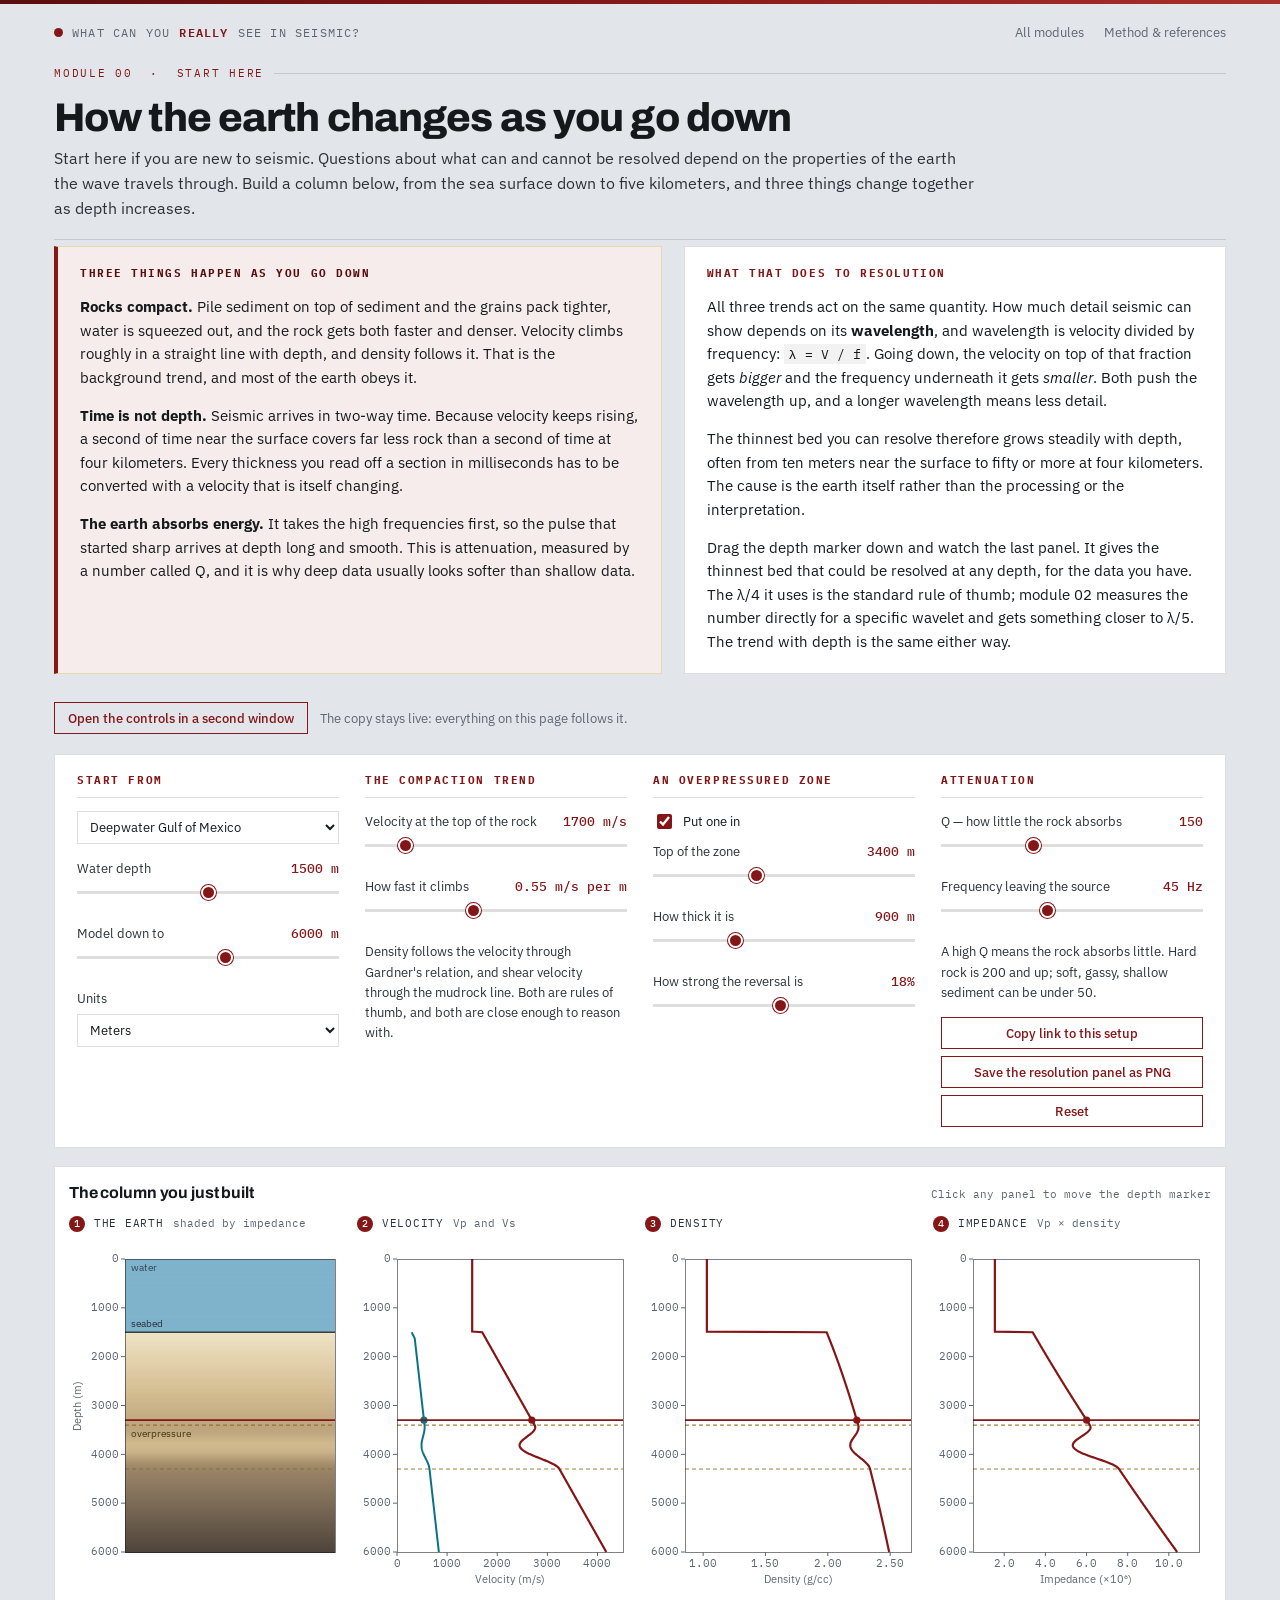
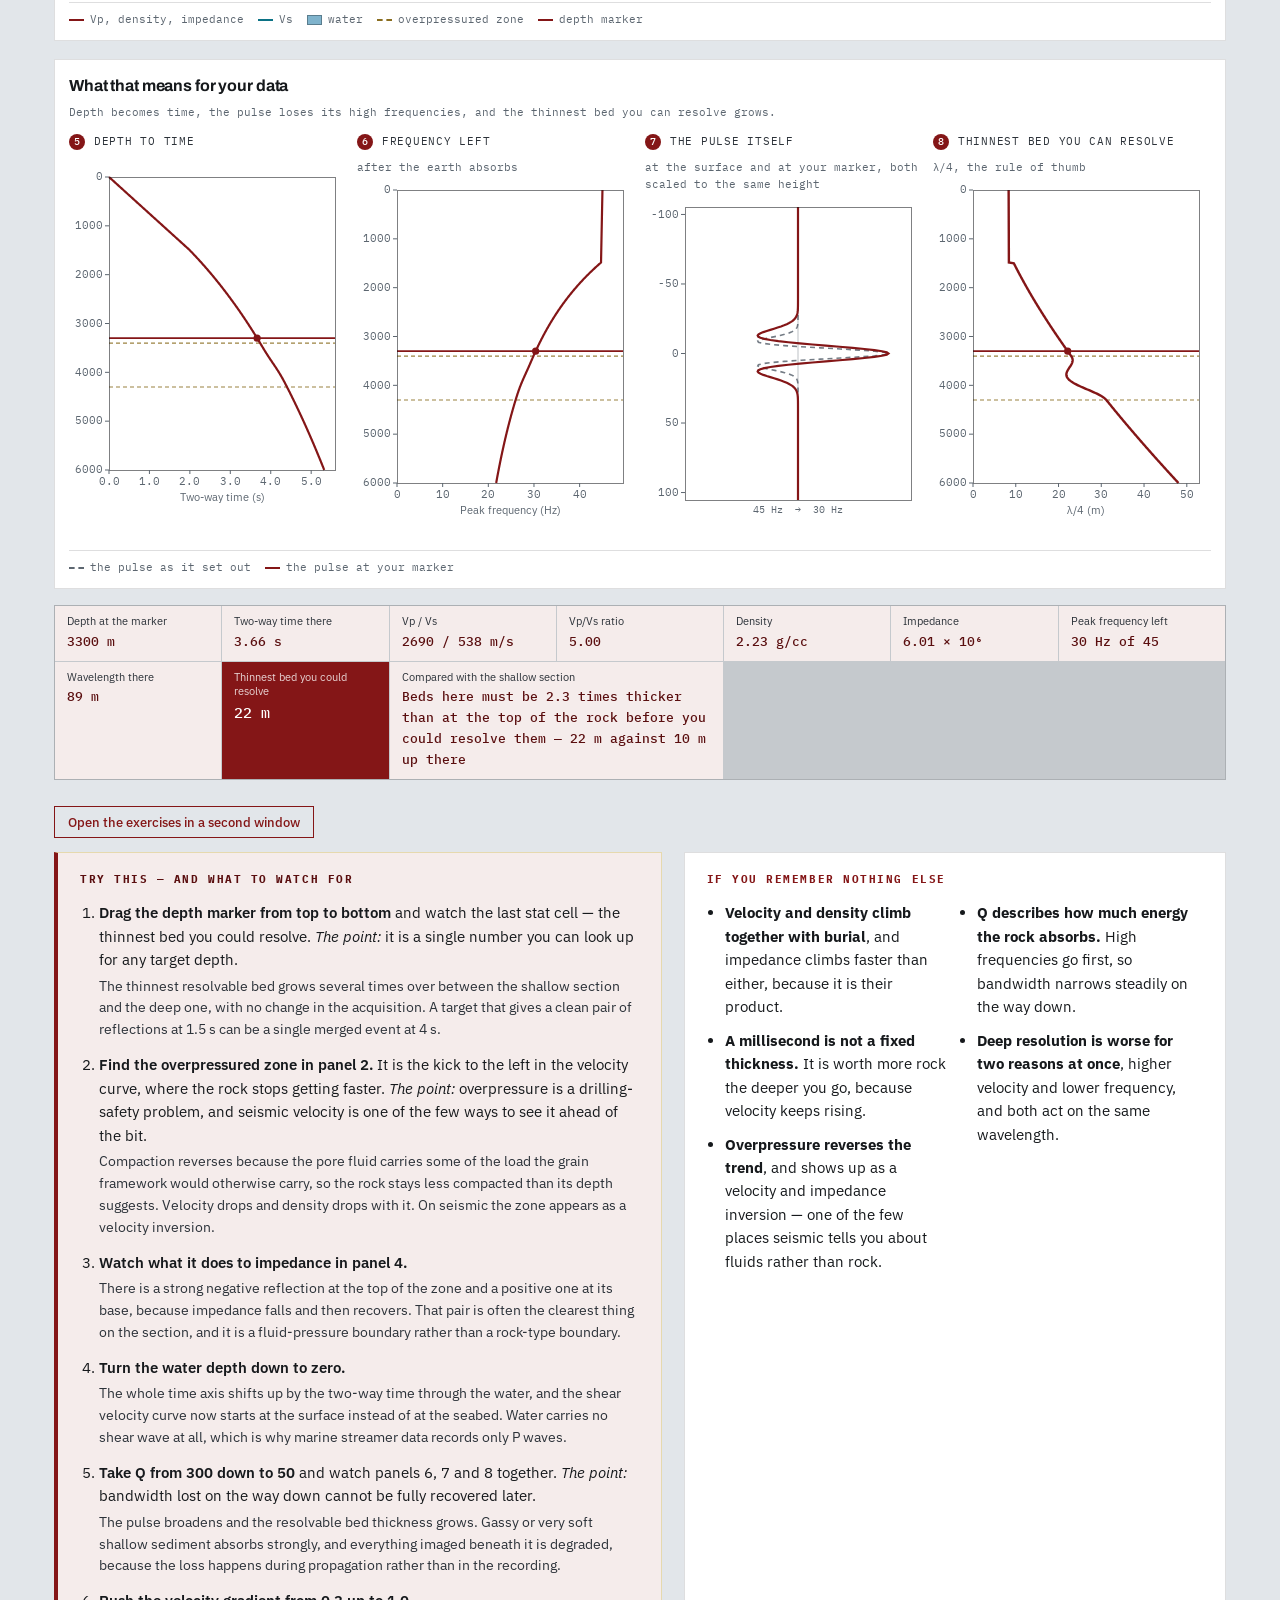
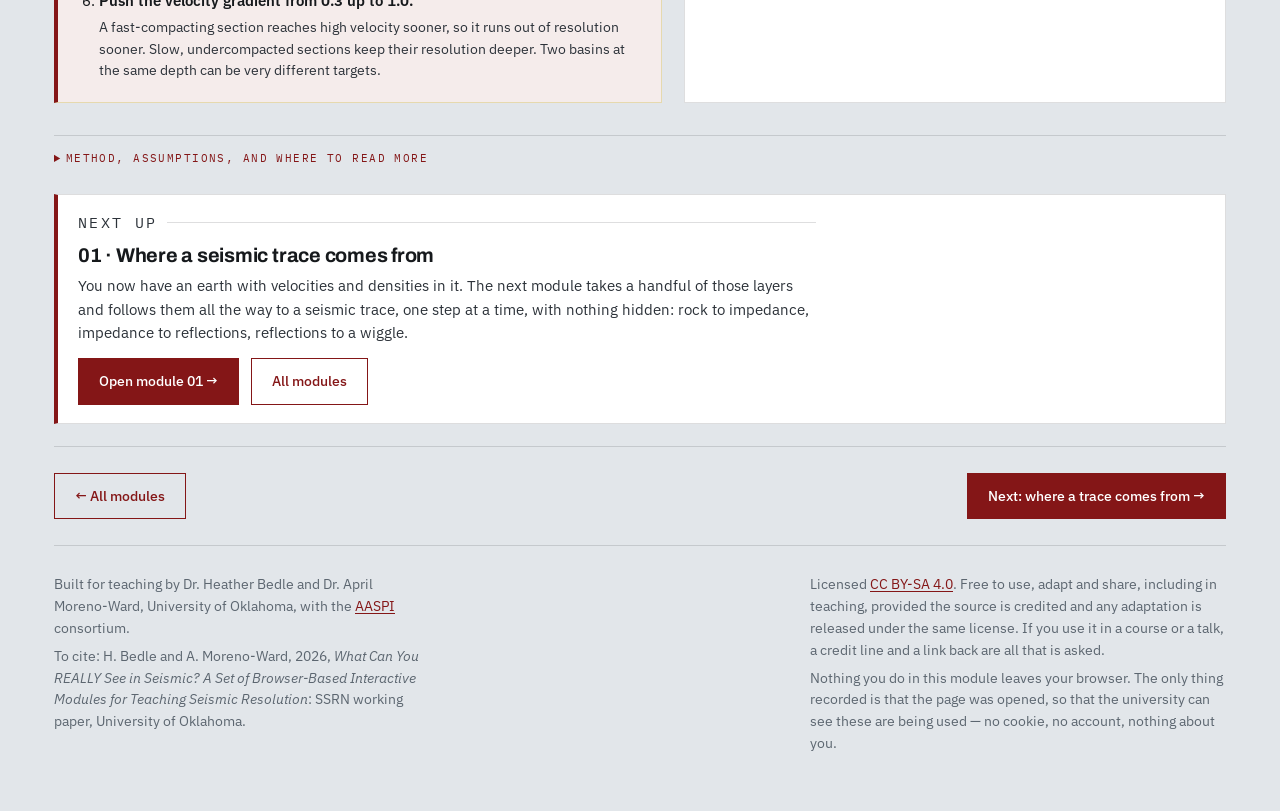
<file: modules/depthtrends.html>
<!DOCTYPE html>
<html lang="en">
<head>
<meta charset="utf-8">
<meta name="viewport" content="width=device-width, initial-scale=1">
<title>How the earth changes with depth — What Can You REALLY See in Seismic?</title>
<meta name="description" content="Build an earth model from the surface down: compaction trends in velocity and density, an overpressured zone, depth to time, and what attenuation does to your bandwidth.">
<link rel="preconnect" href="https://fonts.googleapis.com">
<link rel="preconnect" href="https://fonts.gstatic.com" crossorigin>
<link href="https://fonts.googleapis.com/css2?family=Archivo:wght@600;700;800&family=IBM+Plex+Mono:wght@400;500&family=IBM+Plex+Sans:wght@400;500;600&display=swap" rel="stylesheet">
<link rel="stylesheet" href="../assets/style.css">
</head>
<body>

<div class="wrap">
  <header class="masthead">
    <a class="brand" href="../index.html"><span class="dot"></span>What can you <b>really</b> see in seismic?</a>
    <nav>
      <a href="../index.html">All modules</a>
      <a href="#notes">Method &amp; references</a>
    </nav>
  </header>

  <div class="mod-head">
    <p class="eyebrow">Module 00 &nbsp;·&nbsp; Start here</p>
    <h1>How the earth changes as you go down</h1>
    <p class="sub">Start here if you are new to seismic. Questions about what can and cannot be
      resolved depend on the properties of the earth the wave travels through. Build a column below,
      from the sea surface down to five kilometers, and three things change together as depth
      increases.</p>
  </div>

  <!-- ============================ THE IDEA FIRST =========================== -->
  <div class="teach" style="padding-top:6px">
    <div class="tryit">
      <h3>Three things happen as you go down</h3>
      <p style="margin-top:0;font-size:14.5px"><b>Rocks compact.</b> Pile sediment on top of sediment and the
        grains pack tighter, water is squeezed out, and the rock gets both faster and denser. Velocity climbs
        roughly in a straight line with depth, and density follows it. That is the background trend, and most
        of the earth obeys it.</p>
      <p style="font-size:14.5px"><b>Time is not depth.</b> Seismic arrives in two-way time. Because velocity
        keeps rising, a second of time near the surface covers far less rock than a second of time at four
        kilometers. Every thickness you read off a section in milliseconds has to be converted with a
        velocity that is itself changing.</p>
      <p style="font-size:14.5px;margin-bottom:0"><b>The earth absorbs energy.</b> It takes the high
        frequencies first, so the pulse that started sharp arrives at depth long and smooth. This is
        attenuation, measured by a number called Q, and it is why deep data usually looks softer than
        shallow data.</p>
    </div>
    <div class="takeaway">
      <h3>What that does to resolution</h3>
      <p style="margin-top:0;font-size:14.5px">All three trends act on the same quantity. How much detail seismic
        can show depends on its <b>wavelength</b>, and wavelength is velocity divided by frequency:
        <span class="k">λ = V / f</span>. Going down, the velocity on top of that fraction gets
        <em>bigger</em> and the frequency underneath it gets <em>smaller</em>. Both push the wavelength up,
        and a longer wavelength means less detail.</p>
      <p style="font-size:14.5px">The thinnest bed you can resolve therefore grows steadily with depth, often from
        ten meters near the surface to fifty or more at four kilometers. The cause is the earth itself rather
        than the processing or the interpretation.</p>
      <p style="font-size:14.5px;margin-bottom:0">Drag the depth marker down and watch the last panel. It gives
        the thinnest bed that could be resolved at any depth, for the data you have. The λ/4 it uses is the standard rule of thumb; module 02 measures the number
        directly for a specific wavelet and gets something closer to λ/5. The trend with depth is the same
        either way.</p>
    </div>
  </div>

  <!-- ============================== CONTROLS ============================== -->
  <section class="controls">
    <div class="ctl-col">
      <h2>Start from</h2>
      <div class="ctl">
        <select id="preset">
          <option value="gom" selected>Deepwater Gulf of Mexico</option>
          <option value="shelf">Shallow shelf</option>
          <option value="land">Onshore, no water</option>
          <option value="nsea">North Sea</option>
        </select>
      </div>
      <div class="ctl">
        <label for="water">Water depth <span class="val" id="waterV">1500 m</span></label>
        <input type="range" id="water" min="0" max="3000" step="25" value="1500">
      </div>
      <div class="ctl">
        <label for="zmax">Model down to <span class="val" id="zmaxV">6000 m</span></label>
        <input type="range" id="zmax" min="2000" max="9000" step="250" value="6000">
      </div>
      <div class="ctl">
        <label for="units">Units</label>
        <select id="units"><option value="m">Meters</option><option value="ft">Feet</option></select>
      </div>
    </div>

    <div class="ctl-col">
      <h2>The compaction trend</h2>
      <div class="ctl">
        <label for="v0">Velocity at the top of the rock <span class="val" id="v0V">1700 m/s</span></label>
        <input type="range" id="v0" min="1500" max="3000" step="25" value="1700">
      </div>
      <div class="ctl">
        <label for="grad">How fast it climbs <span class="val" id="gradV">0.55 m/s per m</span></label>
        <input type="range" id="grad" min="0.1" max="1.2" step="0.01" value="0.55">
      </div>
      <p style="font-size:12.5px;color:var(--ink-soft);margin:0">
        Density follows the velocity through Gardner's relation, and shear velocity through the mudrock
        line. Both are rules of thumb, and both are close enough to reason with.</p>
    </div>

    <div class="ctl-col">
      <h2>An overpressured zone</h2>
      <label class="check"><input type="checkbox" id="op" checked> Put one in</label>
      <div class="ctl">
        <label for="opTop">Top of the zone <span class="val" id="opTopV">3400 m</span></label>
        <input type="range" id="opTop" min="500" max="8000" step="50" value="3400">
      </div>
      <div class="ctl">
        <label for="opThick">How thick it is <span class="val" id="opThickV">900 m</span></label>
        <input type="range" id="opThick" min="200" max="2500" step="50" value="900">
      </div>
      <div class="ctl">
        <label for="opAmp">How strong the reversal is <span class="val" id="opAmpV">18%</span></label>
        <input type="range" id="opAmp" min="2" max="35" step="1" value="18">
      </div>
    </div>

    <div class="ctl-col">
      <h2>Attenuation</h2>
      <div class="ctl">
        <label for="q">Q — how little the rock absorbs <span class="val" id="qV">150</span></label>
        <input type="range" id="q" min="20" max="400" step="5" value="150">
      </div>
      <div class="ctl">
        <label for="f0">Frequency leaving the source <span class="val" id="f0V">45 Hz</span></label>
        <input type="range" id="f0" min="15" max="90" step="1" value="45">
      </div>
      <p style="font-size:12.5px;color:var(--ink-soft);margin:0 0 8px">
        A high Q means the rock absorbs little. Hard rock is 200 and up; soft, gassy, shallow sediment can be
        under 50.</p>
      <button class="btn ghost small" id="copyBtn" type="button">Copy link to this setup</button>
      <button class="btn ghost small" id="pngBtn" type="button">Save the resolution panel as PNG</button>
      <button class="btn ghost small" id="resetBtn" type="button">Reset</button>
    </div>
  </section>

  <!-- ============================== THE LOGS ============================== -->
  <section class="plot" style="margin-top:18px">
    <div class="plot-head">
      <h3>The column you just built</h3>
      <span class="hint">Click any panel to move the depth marker</span>
    </div>
    <div class="sec-row" id="logRow">
      <div class="panel-col">
        <p class="sublabel"><b>1</b> The earth
          <span class="note">shaded by impedance</span></p>
        <canvas id="earthCanvas" aria-label="Earth column shaded by acoustic impedance"></canvas>
      </div>
      <div class="panel-col">
        <p class="sublabel"><b>2</b> Velocity
          <span class="note">Vp and Vs</span></p>
        <canvas id="velCanvas" aria-label="P and S velocity against depth"></canvas>
      </div>
      <div class="panel-col">
        <p class="sublabel"><b>3</b> Density</p>
        <canvas id="rhoCanvas" aria-label="Density against depth"></canvas>
      </div>
      <div class="panel-col">
        <p class="sublabel"><b>4</b> Impedance
          <span class="note">Vp × density</span></p>
        <canvas id="aiCanvas" aria-label="Acoustic impedance against depth"></canvas>
      </div>
    </div>
    <div class="legend" id="logLegend"></div>
  </section>

  <!-- ========================== TIME AND BANDWIDTH ========================= -->
  <section class="plot" style="margin-top:18px">
    <div class="plot-head">
      <h3>What that means for your data</h3>
    </div>
    <p class="hint-line">Depth becomes time, the pulse loses its high frequencies, and the thinnest bed you can resolve grows.</p>
    <div class="sec-row" id="dataRow">
      <div class="panel-col">
        <p class="sublabel"><b>5</b> Depth to time</p>
        <canvas id="twtCanvas" aria-label="Two-way time against depth"></canvas>
      </div>
      <div class="panel-col">
        <p class="sublabel"><b>6</b> Frequency left
          <span class="note">after the earth absorbs</span></p>
        <canvas id="freqCanvas" aria-label="Peak frequency against depth"></canvas>
      </div>
      <div class="panel-col">
        <p class="sublabel"><b>7</b> The pulse itself
          <span class="note">at the surface and at your marker, both scaled to the same height</span></p>
        <canvas id="pulseCanvas" aria-label="The wavelet at the surface and at depth"></canvas>
      </div>
      <div class="panel-col">
        <p class="sublabel"><b>8</b> Thinnest bed you can resolve
          <span class="note">λ/4, the rule of thumb</span></p>
        <canvas id="resCanvas" aria-label="Quarter wavelength against depth"></canvas>
      </div>
    </div>
    <div class="legend" id="dataLegend"></div>
  </section>

  <div class="stats">
    <div class="stat"><span>Depth at the marker</span><b id="rZ">— m</b></div>
    <div class="stat"><span>Two-way time there</span><b id="rT">— s</b></div>
    <div class="stat"><span>Vp / Vs</span><b id="rV">— / —</b></div>
    <div class="stat"><span>Vp/Vs ratio</span><b id="rRatio">—</b></div>
    <div class="stat"><span>Density</span><b id="rRho">— g/cc</b></div>
    <div class="stat"><span>Impedance</span><b id="rAI">—</b></div>
    <div class="stat"><span>Peak frequency left</span><b id="rF">— Hz</b></div>
    <div class="stat"><span>Wavelength there</span><b id="rLam">— m</b></div>
    <div class="stat key"><span>Thinnest bed you could resolve</span><b id="rRes">— m</b></div>
    <div class="stat wide"><span>Compared with the shallow section</span><b id="rVerdict">—</b></div>
  </div>

  <!-- ============================== TEACHING ============================== -->
  <div class="teach-head">
    <button class="btn ghost small" id="popBtn" type="button">Open the exercises in a second window</button>
    <span class="hint" id="popNote"></span>
  </div>
  <div class="teach" id="teach">
    <div class="tryit">
      <h3>Try this — and what to watch for</h3>
      <ol>
        <li><b>Drag the depth marker from top to bottom</b> and watch the last stat cell — the thinnest bed
          you could resolve. <em>The point:</em> it is a single number you can look up for any target
          depth.
          <span class="ans">The thinnest resolvable bed grows several times over between the shallow section
            and the deep one, with no change in the acquisition. A target that gives a clean pair of
            reflections at 1.5 s can be a single merged event at 4 s.</span></li>
        <li><b>Find the overpressured zone in panel 2.</b> It is the kick to the left in the velocity curve,
          where the rock stops getting faster. <em>The point:</em> overpressure is a drilling-safety
          problem, and seismic velocity is one of the few ways to see it ahead of the bit.
          <span class="ans">Compaction reverses because the pore fluid carries some of the load the
            grain framework would otherwise carry, so the rock stays less compacted than its depth
            suggests. Velocity drops and density drops with it. On seismic the zone appears as a
            velocity inversion.</span></li>
        <li><b>Watch what it does to impedance in panel 4.</b>
          <span class="ans">There is a strong negative reflection at the top of the zone and a positive one
            at its base, because impedance falls and then recovers. That pair is often the clearest thing on
            the section, and it is a fluid-pressure boundary rather than a rock-type boundary.</span></li>
        <li><b>Turn the water depth down to zero.</b>
          <span class="ans">The whole time axis shifts up by the two-way time through the water, and the
            shear velocity curve now starts at the surface instead of at the seabed. Water carries no shear
            wave at all, which is why marine streamer data records only P waves.</span></li>
        <li><b>Take Q from 300 down to 50</b> and watch panels 6, 7 and 8 together. <em>The point:</em>
          bandwidth lost on the way down cannot be fully recovered later.
          <span class="ans">The pulse broadens and the resolvable bed thickness grows. Gassy or very soft
            shallow sediment absorbs strongly, and everything imaged beneath it is degraded, because the
            loss happens during propagation rather than in the recording.</span></li>
        <li><b>Push the velocity gradient from 0.3 up to 1.0.</b>
          <span class="ans">A fast-compacting section reaches high velocity sooner, so it runs out of
            resolution sooner. Slow, undercompacted sections keep their resolution deeper. Two basins at the
            same depth can be very different targets.</span></li>
      </ol>
    </div>

    <div class="takeaway">
      <h3>If you remember nothing else</h3>
      <ul>
        <li><b>Velocity and density climb together with burial</b>, and impedance climbs faster than either,
          because it is their product.</li>
        <li><b>A millisecond is not a fixed thickness.</b> It is worth more rock the deeper you go, because
          velocity keeps rising.</li>
        <li><b>Overpressure reverses the trend</b>, and shows up as a velocity and impedance inversion — one
          of the few places seismic tells you about fluids rather than rock.</li>
        <li><b>Q describes how much energy the rock absorbs.</b> High frequencies go first, so bandwidth
          narrows steadily on the way down.</li>
        <li><b>Deep resolution is worse for two reasons at once</b>, higher velocity and lower frequency, and
          both act on the same wavelength.</li>
      </ul>
    </div>
  </div>

  <details class="notes" id="notes">
    <summary>Method, assumptions, and where to read more</summary>
    <p>Velocity below the seabed follows a linear compaction trend,
      <span class="k">V = V₀ + k·z</span>. Density comes from Gardner's relation,
      <span class="k">ρ = 0.31·V<sup>0.25</sup></span> with V in m/s, which is the metric form of the
      original ft/s expression. Shear velocity uses Castagna's mudrock line,
      <span class="k">Vs = (Vp − 1360)/1.16</span>. Water is 1500 m/s, 1.03 g/cc, and carries no shear wave.
      All three are rules of thumb that hold for clastic sections and fail for carbonates, evaporites and
      anything unusual — they are here to give the right shape, not the right number for your field.</p>
    <p>The overpressured zone multiplies the velocity trend by a smooth raised-cosine trough. Density falls
      with it through Gardner, which gives a drop of a few percent for a substantial velocity reversal, and
      that is about what is observed.</p>
    <p>Two-way time is integrated down the column as <span class="k">Σ 2·dz/V</span>. Attenuation is
      constant-Q: the amplitude spectrum is multiplied by <span class="k">exp(−π f t*)</span> where
      <span class="k">t* = Σ dt/Q</span> along the path, with water treated as lossless. For a Ricker source
      the surviving peak frequency then has a closed form, which is checked here against a numerical search
      of the attenuated spectrum and agrees to better than a tenth of a hertz.</p>
    <p>What this does <em>not</em> include, and it matters: processing. Inverse-Q filtering and spectral
      whitening recover part of the lost bandwidth, so real processed data at depth usually looks better than
      the raw physics here suggests. What is shown is what the earth does before anybody tries to correct it.
      Also left out are velocity dispersion, which accompanies attenuation, and the anisotropy that makes
      real velocities depend on direction.</p>
    <ul>
      <li>Gardner, G.H.F., Gardner, L.W., and Gregory, A.R., 1974, Formation velocity and density:
        <em>Geophysics</em>, 39, 770–780.</li>
      <li>Castagna, J.P., Batzle, M.L., and Eastwood, R.L., 1985, Relationships between
        compressional-wave and shear-wave velocities in clastic silicate rocks:
        <em>Geophysics</em>, 50, 571–581.</li>
      <li>Dutta, N.C., 2002, Geopressure prediction using seismic data: <em>Geophysics</em>, 67, 2012–2041.</li>
      <li>Sheriff, R.E., and Geldart, L.P., 1995, <em>Exploration Seismology</em>, 2nd ed.: Cambridge.</li>
      <li>For definitions of anything unfamiliar, the SEG Wiki hosts Sheriff's
        <em>Encyclopedic Dictionary of Applied Geophysics</em> free at
        <a href="https://wiki.seg.org/wiki/Dictionary">wiki.seg.org/wiki/Dictionary</a>.</li>
    </ul>
  </details>

  <section class="nextup">
    <p class="eyebrow">Next up</p>
    <h3><a href="model1d.html">01 · Where a seismic trace comes from</a></h3>
    <p>You now have an earth with velocities and densities in it. The next module takes a handful of those
      layers and follows them all the way to a seismic trace, one step at a time, with nothing hidden: rock
      to impedance, impedance to reflections, reflections to a wiggle.</p>
    <a class="btn" href="model1d.html">Open module 01 →</a>
    <a class="btn ghost" href="../index.html">All modules</a>
  </section>

  <div class="pager">
    <a class="btn ghost" href="../index.html">← All modules</a>
    <a class="btn" href="model1d.html">Next: where a trace comes from →</a>
  </div>

  <footer>
    <div class="foot-grid">
      <div style="flex:1 1 330px;max-width:46ch">
        <p>Built for teaching by Dr. Heather Bedle and Dr. April Moreno-Ward, University of Oklahoma,
          with the <a href="https://www.ou.edu/mcee/labs/aaspi">AASPI</a> consortium.</p>
        <p>To cite: H. Bedle and A. Moreno-Ward, 2026, <i>What Can You REALLY See in Seismic? A Set of
          Browser-Based Interactive Modules for Teaching Seismic Resolution</i>: SSRN working paper,
          University of Oklahoma.</p>
      </div>
      <div style="flex:1 1 330px;max-width:52ch">
        <p>Licensed <a href="https://creativecommons.org/licenses/by-sa/4.0/">CC BY-SA 4.0</a>. Free to
          use, adapt and share, including in teaching, provided the source is credited and any adaptation
          is released under the same license. If you use it in a course or a talk, a credit line and a
          link back are all that is asked.</p>
        <p>Nothing you do in this module leaves your browser. The only thing recorded is that
          the page was opened, so that the university can see these are being used &mdash; no cookie, no
          account, nothing about you.</p>
      </div>
    </div>
  </footer>
</div>

<script src="../assets/count.js"></script>
<script src="../assets/seismic.js"></script>
<script>
(function () {
  'use strict';

  const PRESETS = {
    gom:   { water: 1500, v0: 1700, grad: 0.55, op: true,  opTop: 3400, opThick: 900, opAmp: 18, q: 150 },
    shelf: { water: 120,  v0: 1800, grad: 0.62, op: true,  opTop: 2600, opThick: 700, opAmp: 12, q: 170 },
    land:  { water: 0,    v0: 2200, grad: 0.50, op: false, opTop: 3000, opThick: 800, opAmp: 15, q: 200 },
    nsea:  { water: 110,  v0: 1750, grad: 0.68, op: true,  opTop: 3000, opThick: 800, opAmp: 15, q: 180 },
  };

  const DEF = {
    preset: 'gom', water: 1500, zmax: 6000, v0: 1700, grad: 0.55,
    op: true, opTop: 3400, opThick: 900, opAmp: 18,
    q: 150, f0: 45, units: 'm', probe: 0.55,
  };
  let S = SEIS.readState(DEF);

  const $ = (id) => document.getElementById(id);
  const clamp = (v, a, b) => Math.max(a, Math.min(b, v));
  const CRIMSON = '#841617', TEAL = '#0B7285', SLATE = '#5C6670', OCHRE = '#8A6D1F';
  const WATER = '#7FB3CC';
  const N = 420;

  const U = () => SEIS.UNITS[S.units];
  const uL = (m) => m * U().len;
  const fmtL = (m, d) => uL(m).toFixed(d === undefined ? 0 : d) + ' ' + U().lab;

  const EARTH = [[238,227,197],[212,189,145],[172,149,113],[126,109,88],[78,68,58]];
  function earth(u) {
    const p = clamp(u, 0, 1) * (EARTH.length - 1);
    const i = Math.min(EARTH.length - 2, Math.floor(p)), f = p - i;
    const a = EARTH[i], b = EARTH[i + 1];
    return 'rgb(' + Math.round(a[0] + (b[0] - a[0]) * f) + ',' +
                    Math.round(a[1] + (b[1] - a[1]) * f) + ',' +
                    Math.round(a[2] + (b[2] - a[2]) * f) + ')';
  }

  /* ------------------------------- physics ----------------------------- */

  // how much of the overpressure trough applies at this depth
  function opFactor(z) {
    if (!S.op) return 0;
    const a = S.opTop, b = S.opTop + S.opThick;
    if (z <= a || z >= b) return 0;
    return 0.5 - 0.5 * Math.cos(2 * Math.PI * (z - a) / S.opThick);
  }

  // Peak frequency surviving constant-Q attenuation, for a Ricker source.
  // Maximising ln[f^2 exp(-f^2/f0^2) exp(-pi f t*)] gives a quadratic in f.
  function peakFreq(f0, tstar) {
    const a = 2 / (f0 * f0), b = Math.PI * tstar;
    return (-b + Math.sqrt(b * b + 8 * a)) / (2 * a);
  }

  let CACHE = {};

  function compute() {
    const rows = [];
    let twt = 0, tstar = 0;
    const dz = S.zmax / N;
    for (let i = 0; i <= N; i++) {
      const z = i * dz;
      let vp, vs, rho, isWater = z < S.water;
      if (isWater) {
        vp = 1500; vs = 0; rho = 1.03;
      } else {
        vp = (S.v0 + S.grad * (z - S.water)) * (1 - (S.opAmp / 100) * opFactor(z));
        vp = Math.max(1400, vp);
        // The mudrock line runs out below about 1600 m/s, where it returns a Vs
        // small enough to give an impossible Vp/Vs. Held to 5 so the readout
        // stays in the range very shallow, water-saturated sediment occupies.
        vs = Math.max(0, Math.min((vp - 1360) / 1.16, vp / 5));
        rho = 0.31 * Math.pow(vp, 0.25);
      }
      if (i > 0) {
        const dt = 2 * dz / vp;
        twt += dt;
        tstar += dt / (isWater ? 10000 : S.q);
      }
      const f = peakFreq(S.f0, tstar);
      rows.push({ z, vp, vs, rho, ai: vp * rho / 1000, twt, tstar, f, lam: vp / f, isWater });
    }
    // the shallowest rock, for comparison
    let shallow = rows.find((r) => !r.isWater) || rows[0];
    CACHE = { rows, shallow };
  }

  const at = (frac) => CACHE.rows[clamp(Math.round(frac * N), 0, N)];

  /* ------------------------------- layout ------------------------------ */

  function layout(sel, n) {
    const box = $(sel).closest('.plot');
    const W = Math.max(300, box.clientWidth - 28);
    const stacked = W < 780;
    const each = stacked ? W : Math.floor((W - 10 * (n - 1)) / n);
    return { stacked, each, h: stacked ? 300 : clamp(Math.round(W * 0.30), 280, 400) };
  }

  /* ------------------------------ drawing ------------------------------ */

  function frameOf(w, h, left) {
    return { x: left, y: 8, w: w - left - 12, h: h - 8 - 42 };
  }
  const yOfZ = (rect, z) => rect.y + (z / S.zmax) * rect.h;

  function probeLine(ctx, rect) {
    const y = yOfZ(rect, at(S.probe).z);
    ctx.save();
    ctx.strokeStyle = CRIMSON; ctx.lineWidth = 1.8;
    ctx.beginPath(); ctx.moveTo(rect.x, y); ctx.lineTo(rect.x + rect.w, y); ctx.stroke();
    ctx.restore();
  }

  function opBand(ctx, rect) {
    if (!S.op) return;
    const y0 = yOfZ(rect, clamp(S.opTop, 0, S.zmax));
    const y1 = yOfZ(rect, clamp(S.opTop + S.opThick, 0, S.zmax));
    if (y1 <= y0) return;
    ctx.save();
    ctx.strokeStyle = 'rgba(138,109,31,.85)'; ctx.lineWidth = 1.2;
    ctx.setLineDash([4, 3]);
    ctx.beginPath(); ctx.moveTo(rect.x, y0); ctx.lineTo(rect.x + rect.w, y0); ctx.stroke();
    ctx.beginPath(); ctx.moveTo(rect.x, y1); ctx.lineTo(rect.x + rect.w, y1); ctx.stroke();
    ctx.restore();
  }

  function drawEarth(L) {
    const w = L.each, h = L.h;
    const ctx = SEIS.fitCanvas($('earthCanvas'), w, h);
    ctx.clearRect(0, 0, w, h);
    const rect = frameOf(w, h, 56);
    const { rows } = CACHE;
    let lo = 1e9, hi = -1e9;
    rows.forEach((r) => { if (!r.isWater) { lo = Math.min(lo, r.ai); hi = Math.max(hi, r.ai); } });
    if (!(hi > lo)) { lo = 0; hi = 1; }

    for (let i = 0; i < N; i++) {
      const r = rows[i];
      const y0 = yOfZ(rect, r.z), y1 = yOfZ(rect, rows[i + 1].z);
      ctx.fillStyle = r.isWater ? WATER : earth((r.ai - lo) / (hi - lo));
      ctx.fillRect(rect.x, y0, rect.w, y1 - y0 + 1);
    }
    if (S.water > 0 && S.water < S.zmax) {
      const y = yOfZ(rect, S.water);
      ctx.save();
      ctx.strokeStyle = 'rgba(22,25,28,.8)'; ctx.lineWidth = 1.6;
      ctx.beginPath(); ctx.moveTo(rect.x, y); ctx.lineTo(rect.x + rect.w, y); ctx.stroke();
      ctx.font = '10px "IBM Plex Sans", sans-serif';
      ctx.fillStyle = 'rgba(22,25,28,.85)';
      ctx.textAlign = 'left'; ctx.textBaseline = 'bottom';
      ctx.fillText('seabed', rect.x + 6, y - 3);
      ctx.fillStyle = 'rgba(22,25,28,.7)';
      ctx.textBaseline = 'top';
      ctx.fillText('water', rect.x + 6, rect.y + 4);
      ctx.restore();
    }
    if (S.op) {
      const y0 = yOfZ(rect, clamp(S.opTop, 0, S.zmax));
      ctx.save();
      ctx.font = '10px "IBM Plex Sans", sans-serif';
      ctx.fillStyle = 'rgba(60,46,10,.95)';
      ctx.textAlign = 'left'; ctx.textBaseline = 'top';
      ctx.fillText('overpressure', rect.x + 6, y0 + 4);
      ctx.restore();
    }
    opBand(ctx, rect); probeLine(ctx, rect);
    SEIS.frame(ctx, rect);
    SEIS.axisLeft(ctx, rect, 0, uL(S.zmax), 'Depth (' + U().lab + ')', (v) => v.toFixed(0));
    CACHE.rect = rect;
  }

  function curvePanel(id, L, opts) {
    const w = L.each, h = L.h;
    const ctx = SEIS.fitCanvas($(id), w, h);
    ctx.clearRect(0, 0, w, h);
    const rect = frameOf(w, h, L.stacked ? 56 : 40);
    ctx.fillStyle = '#fff'; ctx.fillRect(rect.x, rect.y, rect.w, rect.h);
    const { rows } = CACHE;

    let lo = opts.min !== undefined ? opts.min : 1e9;
    let hi = opts.max !== undefined ? opts.max : -1e9;
    if (opts.min === undefined) {
      opts.series.forEach((s) => rows.forEach((r) => {
        const v = s.get(r);
        if (v === null || !isFinite(v)) return;
        lo = Math.min(lo, v); hi = Math.max(hi, v);
      }));
      const pad = (hi - lo) * 0.12 || 1;
      lo = Math.max(0, lo - pad); hi += pad;
    }
    const xOf = (v) => rect.x + ((v - lo) / ((hi - lo) || 1)) * rect.w;

    opBand(ctx, rect);
    opts.series.forEach((s) => {
      ctx.save();
      ctx.strokeStyle = s.color; ctx.lineWidth = s.width || 2;
      if (s.dash) ctx.setLineDash(s.dash);
      ctx.beginPath();
      let pen = false;
      rows.forEach((r) => {
        const v = s.get(r);
        if (v === null || !isFinite(v)) { if (pen) { ctx.stroke(); ctx.beginPath(); pen = false; } return; }
        const x = clamp(xOf(v), rect.x, rect.x + rect.w), y = yOfZ(rect, r.z);
        pen ? ctx.lineTo(x, y) : ctx.moveTo(x, y);
        pen = true;
      });
      ctx.stroke(); ctx.restore();
    });

    // the value at the marker
    const p = at(S.probe);
    opts.series.forEach((s) => {
      const v = s.get(p);
      if (v === null || !isFinite(v)) return;
      ctx.save();
      ctx.fillStyle = s.color;
      ctx.beginPath(); ctx.arc(clamp(xOf(v), rect.x, rect.x + rect.w), yOfZ(rect, p.z), 3.6, 0, 6.284);
      ctx.fill(); ctx.restore();
    });

    probeLine(ctx, rect);
    SEIS.frame(ctx, rect);
    SEIS.axisBottom(ctx, rect, lo, hi, opts.label, opts.fmt);
    SEIS.axisLeft(ctx, rect, 0, uL(S.zmax), L.stacked ? 'Depth (' + U().lab + ')' : '', (v) => v.toFixed(0));
    return rect;
  }

  function drawPulse(L) {
    const w = L.each, h = L.h;
    const ctx = SEIS.fitCanvas($('pulseCanvas'), w, h);
    ctx.clearRect(0, 0, w, h);
    const rect = frameOf(w, h, L.stacked ? 56 : 40);
    ctx.fillStyle = '#fff'; ctx.fillRect(rect.x, rect.y, rect.w, rect.h);
    const p = at(S.probe);

    const span = Math.max(3.2 / p.f, 3.2 / S.f0);
    const cx = rect.x + rect.w / 2;
    const yOf = (t) => rect.y + rect.h / 2 + (t / (2 * span)) * rect.h;
    const xOf = (v) => cx + v * rect.w * 0.40;

    ctx.save();
    ctx.strokeStyle = 'rgba(92,102,112,.4)'; ctx.lineWidth = 1;
    ctx.beginPath(); ctx.moveTo(cx, rect.y); ctx.lineTo(cx, rect.y + rect.h); ctx.stroke();
    ctx.restore();

    const drawOne = (f, color, width, dash) => {
      const wav = SEIS.makeWavelet({ type: 'ricker', f });
      ctx.save();
      ctx.beginPath(); ctx.rect(rect.x, rect.y, rect.w, rect.h); ctx.clip();
      ctx.strokeStyle = color; ctx.lineWidth = width;
      if (dash) ctx.setLineDash(dash);
      ctx.beginPath();
      for (let i = 0; i <= 260; i++) {
        const t = -span + (i / 260) * 2 * span;
        const x = xOf(wav.fn(t)), y = yOf(t);
        i === 0 ? ctx.moveTo(x, y) : ctx.lineTo(x, y);
      }
      ctx.stroke(); ctx.restore();
    };
    drawOne(S.f0, 'rgba(92,102,112,.85)', 1.6, [5, 4]);
    drawOne(p.f, CRIMSON, 2.2, null);

    SEIS.frame(ctx, rect);
    SEIS.axisLeft(ctx, rect, -span * 1000, span * 1000, 'ms', (v) => v.toFixed(0));
    ctx.save();
    ctx.font = '9.5px "IBM Plex Mono", monospace'; ctx.fillStyle = SLATE;
    ctx.textAlign = 'center'; ctx.textBaseline = 'top';
    ctx.fillText(S.f0 + ' Hz  \u2192  ' + p.f.toFixed(0) + ' Hz', cx, rect.y + rect.h + 6);
    ctx.restore();
  }

  /* ------------------------------ readouts ----------------------------- */

  function updateLegend() {
    $('logLegend').innerHTML =
      '<span><i style="border-color:' + CRIMSON + '"></i>Vp, density, impedance</span>' +
      '<span><i style="border-color:' + TEAL + '"></i>Vs</span>' +
      '<span><i class="sw" style="background:' + WATER + '"></i>water</span>' +
      (S.op ? '<span><i style="border-color:' + OCHRE + ';border-top-style:dashed"></i>overpressured zone</span>' : '') +
      '<span><i style="border-color:' + CRIMSON + '"></i>depth marker</span>';
    $('dataLegend').innerHTML =
      '<span><i style="border-color:#5C6670;border-top-style:dashed"></i>the pulse as it set out</span>' +
      '<span><i style="border-color:' + CRIMSON + '"></i>the pulse at your marker</span>';
  }

  function updateStats() {
    const p = at(S.probe), sh = CACHE.shallow;
    $('rZ').textContent = fmtL(p.z) + (p.isWater ? '  (in the water)' : '');
    $('rT').textContent = p.twt.toFixed(2) + ' s';
    $('rV').textContent = Math.round(uL(p.vp)) + ' / ' +
      (p.vs > 0 ? Math.round(uL(p.vs)) : 'none') + ' ' + U().vlab;
    $('rRatio').textContent = p.vs > 0 ? (p.vp / p.vs).toFixed(2) : 'water carries no shear wave';
    $('rRho').textContent = p.rho.toFixed(2) + ' g/cc';
    $('rAI').textContent = (p.vp * p.rho / 1000).toFixed(2) + ' \u00d7 10\u2076';
    $('rF').textContent = p.f.toFixed(0) + ' Hz  of ' + S.f0;
    $('rLam').textContent = fmtL(p.lam);
    $('rRes').textContent = fmtL(p.lam / 4);

    const ratio = (p.lam / 4) / (sh.lam / 4);
    $('rVerdict').textContent = p.isWater
      ? 'The marker is still in the water column — drag it below the seabed to see rock properties'
      : ratio > 1.05
        ? 'Beds here must be ' + ratio.toFixed(1) + ' times thicker than at the top of the rock before you ' +
          'could resolve them — ' + fmtL(p.lam / 4) + ' against ' + fmtL(sh.lam / 4) + ' up there'
        : 'About the same resolution as the top of the rock, because you are still shallow';
  }

  /* ---------------------------- interaction ---------------------------- */

  function attachProbe(id) {
    const c = $(id);
    const go = (ev) => {
      const r = c.getBoundingClientRect(), q = CACHE.rect;
      if (!q) return;
      const scale = r.height / (parseFloat(c.style.height) || r.height);
      S.probe = clamp((ev.clientY - r.top - q.y * scale) / (q.h * scale), 0, 1);
      render(); SEIS.writeState(S, DEF);
    };
    let down = false;
    c.addEventListener('pointerdown', (e) => { down = true; c.setPointerCapture(e.pointerId); e.preventDefault(); go(e); });
    c.addEventListener('pointermove', (e) => { if (down) go(e); });
    c.addEventListener('pointerup', () => { down = false; });
    c.addEventListener('pointercancel', () => { down = false; });
  }

  /* ------------------------------ plumbing ----------------------------- */

  function render() {
    const L1 = layout('earthCanvas', 4);
    $('logRow').querySelectorAll('.panel-col').forEach((c) => { c.style.width = L1.each + 'px'; });
    drawEarth(L1);
    curvePanel('velCanvas', L1, {
      label: 'Velocity (' + U().vlab + ')', fmt: (v) => v.toFixed(0), min: 0,
      max: Math.max.apply(null, CACHE.rows.map((r) => uL(r.vp))) * 1.08,
      series: [
        { get: (r) => uL(r.vp), color: CRIMSON, width: 2.2 },
        { get: (r) => (r.vs > 0 ? uL(r.vs) : null), color: TEAL, width: 2 },
      ],
    });
    curvePanel('rhoCanvas', L1, {
      label: 'Density (g/cc)', fmt: (v) => v.toFixed(2),
      series: [{ get: (r) => r.rho, color: CRIMSON, width: 2.2 }],
    });
    curvePanel('aiCanvas', L1, {
      label: 'Impedance (\u00d710\u2076)', fmt: (v) => v.toFixed(1),
      series: [{ get: (r) => r.vp * r.rho / 1000, color: CRIMSON, width: 2.2 }],
    });

    const L2 = layout('twtCanvas', 4);
    $('dataRow').querySelectorAll('.panel-col').forEach((c) => { c.style.width = L2.each + 'px'; });
    curvePanel('twtCanvas', L2, {
      label: 'Two-way time (s)', fmt: (v) => v.toFixed(1), min: 0,
      max: CACHE.rows[N].twt * 1.05,
      series: [{ get: (r) => r.twt, color: CRIMSON, width: 2.2 }],
    });
    curvePanel('freqCanvas', L2, {
      label: 'Peak frequency (Hz)', fmt: (v) => v.toFixed(0), min: 0, max: S.f0 * 1.1,
      series: [{ get: (r) => r.f, color: CRIMSON, width: 2.2 }],
    });
    drawPulse(L2);
    curvePanel('resCanvas', L2, {
      label: '\u03bb/4 (' + U().lab + ')', fmt: (v) => v.toFixed(0), min: 0,
      max: Math.max.apply(null, CACHE.rows.map((r) => uL(r.lam / 4))) * 1.1,
      series: [{ get: (r) => uL(r.lam / 4), color: CRIMSON, width: 2.4 }],
    });

    updateLegend(); updateStats();
  }
  function refresh() { compute(); render(); SEIS.writeState(S, DEF); }

  function syncLabels() {
    $('waterV').textContent = fmtL(S.water);
    $('zmaxV').textContent = fmtL(S.zmax);
    $('v0V').textContent = Math.round(uL(S.v0)) + ' ' + U().vlab;
    $('gradV').textContent = S.grad.toFixed(2) + (S.units === 'm' ? ' m/s per m' : ' ft/s per ft');
    $('opTopV').textContent = fmtL(S.opTop);
    $('opThickV').textContent = fmtL(S.opThick);
    $('opAmpV').textContent = S.opAmp + '%';
    $('qV').textContent = S.q;
    $('f0V').textContent = S.f0 + ' Hz';
  }
  function pushToInputs() {
    $('water').value = S.water; $('zmax').value = S.zmax;
    $('v0').value = S.v0; $('grad').value = S.grad;
    $('op').checked = S.op; $('opTop').value = S.opTop;
    $('opThick').value = S.opThick; $('opAmp').value = S.opAmp;
    $('q').value = S.q; $('f0').value = S.f0;
    $('units').value = S.units; $('preset').value = S.preset;
  }
  function bump() { syncLabels(); refresh(); }

  const slide = (id, key) => $(id).addEventListener('input', () => {
    S[key] = parseFloat($(id).value);
    if (id !== 'zmax' && id !== 'q' && id !== 'f0') { S.preset = 'custom'; }
    bump();
  });
  slide('water', 'water'); slide('zmax', 'zmax'); slide('v0', 'v0'); slide('grad', 'grad');
  slide('opTop', 'opTop'); slide('opThick', 'opThick'); slide('opAmp', 'opAmp');
  slide('q', 'q'); slide('f0', 'f0');

  $('op').addEventListener('change', () => { S.op = $('op').checked; bump(); });
  $('units').addEventListener('change', () => { S.units = $('units').value; bump(); });
  $('preset').addEventListener('change', () => {
    const p = PRESETS[$('preset').value];
    if (!p) return;
    S.preset = $('preset').value;
    Object.assign(S, p);
    pushToInputs(); bump();
  });
  $('pngBtn').addEventListener('click', () => SEIS.savePNG($('resCanvas'), 'resolution-with-depth'));
  $('resetBtn').addEventListener('click', () => { S = Object.assign({}, DEF); pushToInputs(); bump(); });
  $('copyBtn').addEventListener('click', (e) => SEIS.copyLink(e.currentTarget));

  ['earthCanvas', 'velCanvas', 'rhoCanvas', 'aiCanvas',
   'twtCanvas', 'freqCanvas', 'resCanvas'].forEach(attachProbe);

  let rt;
  window.addEventListener('resize', () => { clearTimeout(rt); rt = setTimeout(render, 120); });

  pushToInputs(); syncLabels(); refresh();
  document.fonts && document.fonts.ready.then(render);
})();
</script>
<script src="../assets/panelout.js"></script>
</body>
</html>
</file>
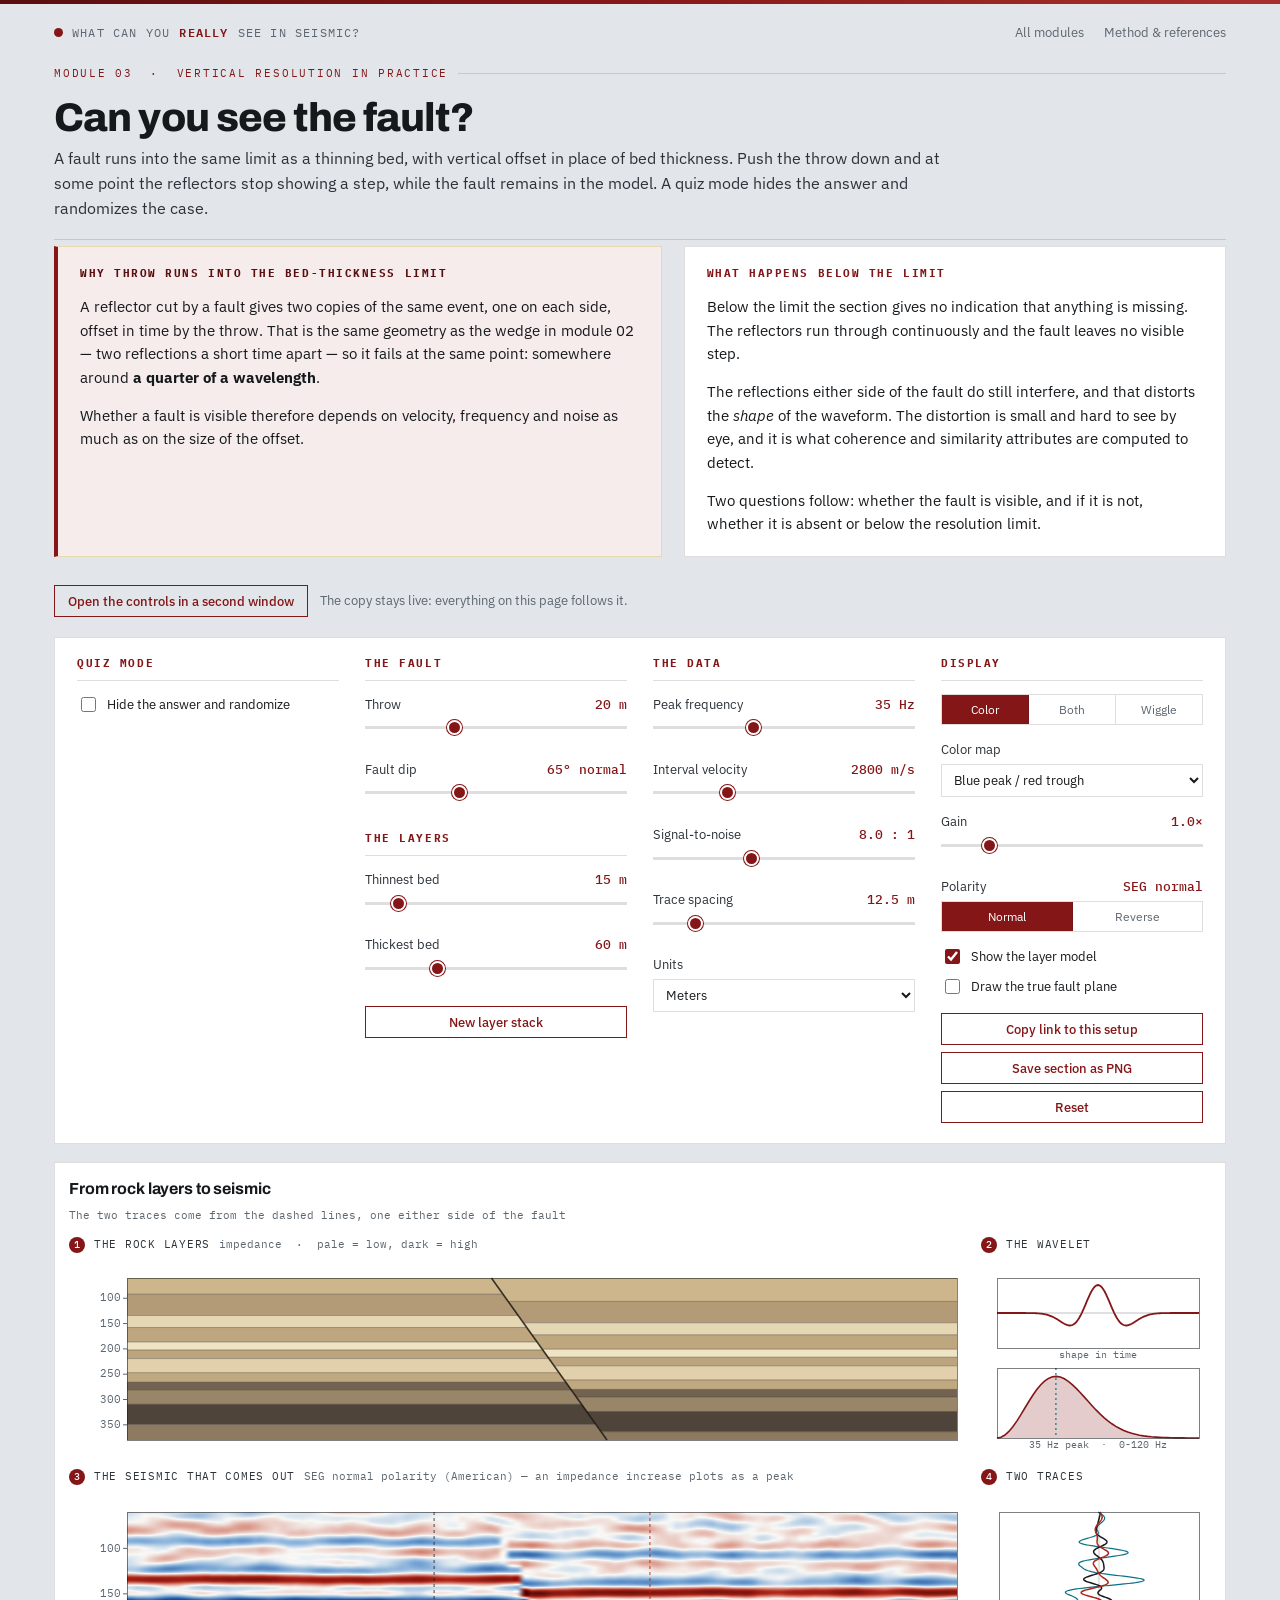
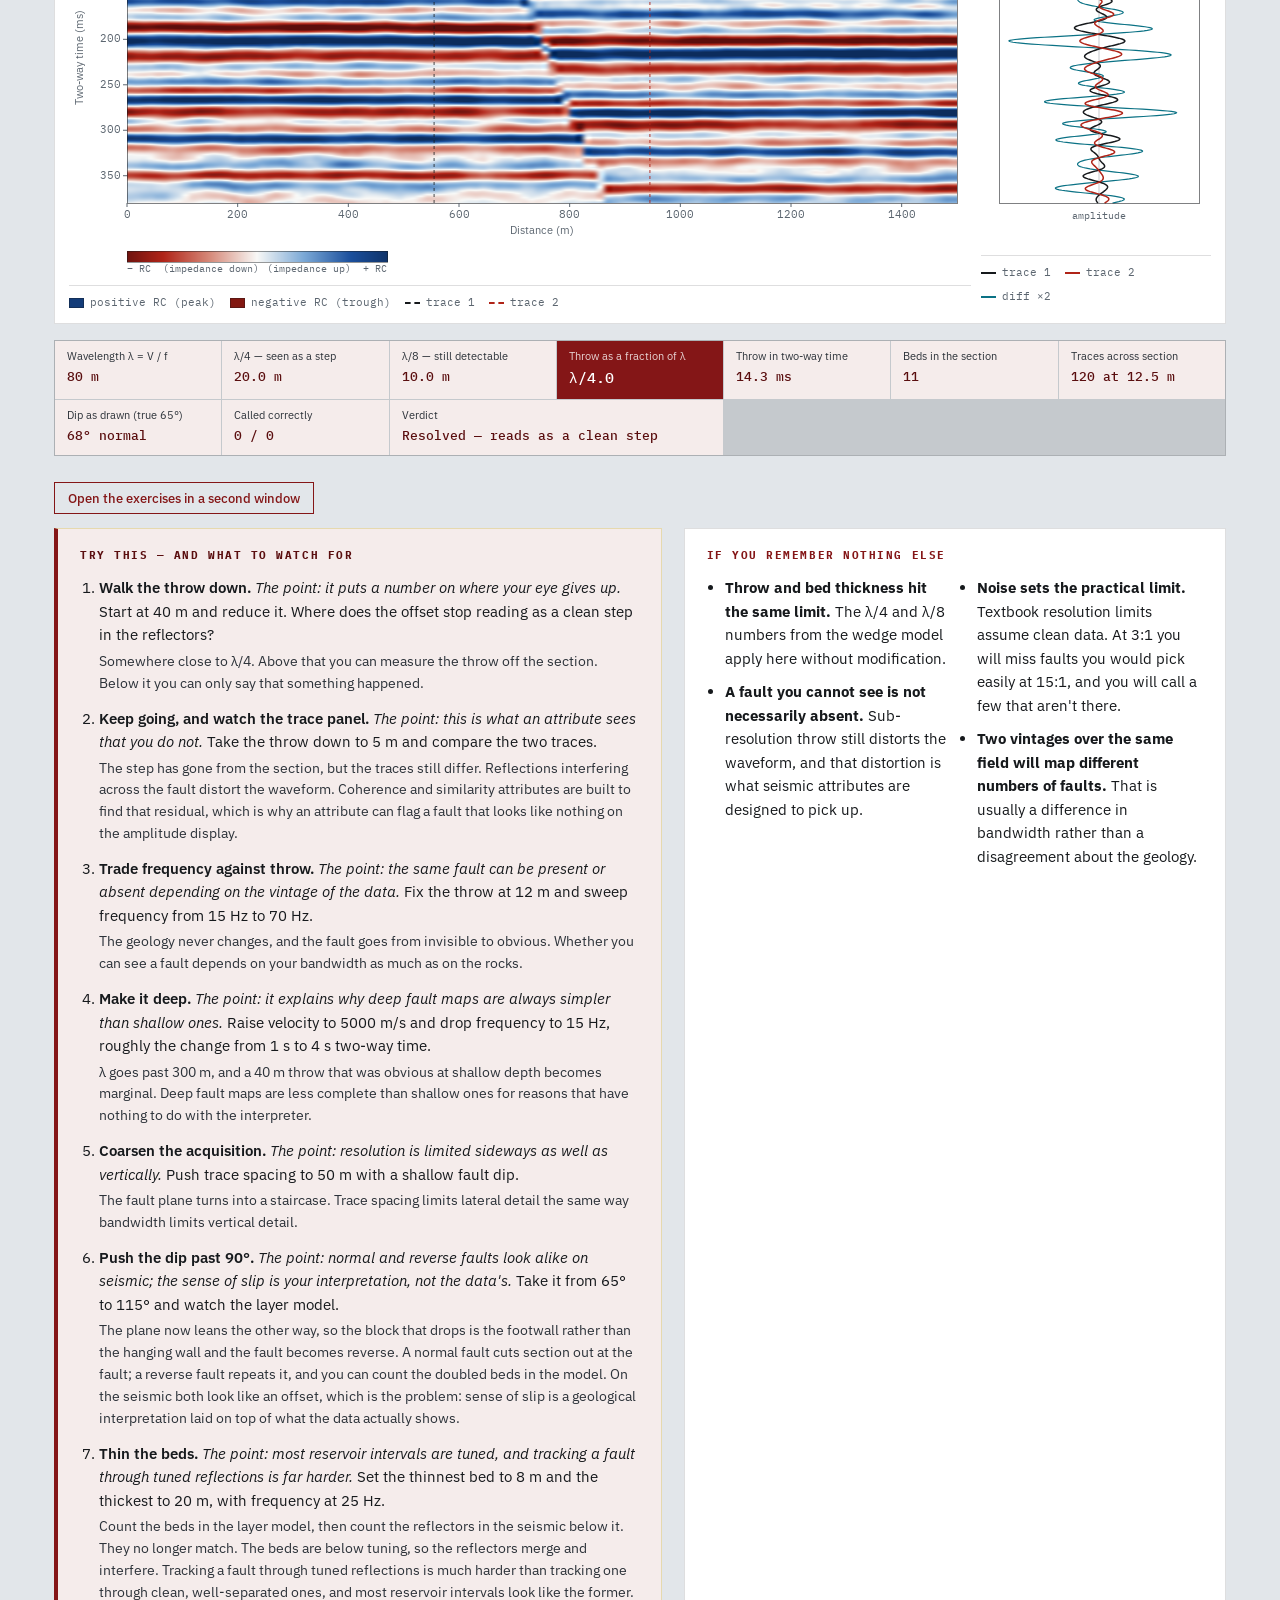
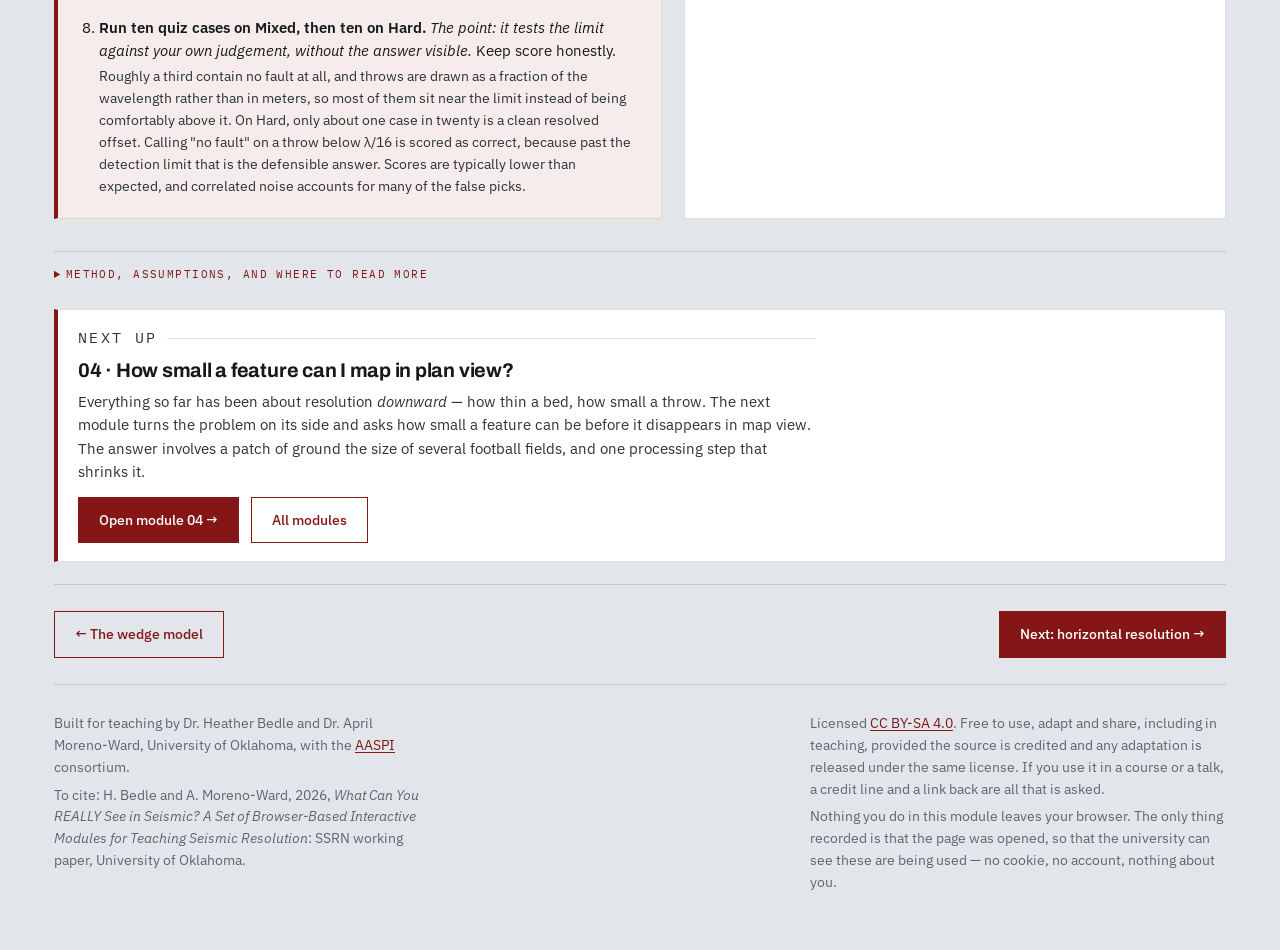
<file: modules/faults.html>
<!DOCTYPE html>
<html lang="en">
<head>
<meta charset="utf-8">
<meta name="viewport" content="width=device-width, initial-scale=1">
<title>Can you see the fault? — What Can You REALLY See in Seismic?</title>
<meta name="description" content="How much fault throw do you need before you can see it, and what happens to that answer as frequency drops and noise rises.">
<link rel="preconnect" href="https://fonts.googleapis.com">
<link rel="preconnect" href="https://fonts.gstatic.com" crossorigin>
<link href="https://fonts.googleapis.com/css2?family=Archivo:wght@600;700;800&family=IBM+Plex+Mono:wght@400;500&family=IBM+Plex+Sans:wght@400;500;600&display=swap" rel="stylesheet">
<link rel="stylesheet" href="../assets/style.css">
</head>
<body>

<div class="wrap">
  <header class="masthead">
    <a class="brand" href="../index.html"><span class="dot"></span>What can you <b>really</b> see in seismic?</a>
    <nav>
      <a href="../index.html">All modules</a>
      <a href="#notes">Method &amp; references</a>
    </nav>
  </header>

  <div class="mod-head">
    <p class="eyebrow">Module 03 &nbsp;·&nbsp; Vertical resolution in practice</p>
    <h1>Can you see the fault?</h1>
    <p class="sub">A fault runs into the same limit as a thinning bed, with vertical offset in place of bed
      thickness. Push the throw down and at some point the reflectors stop showing a step, while the fault
      remains in the model. A quiz mode hides the answer and randomizes the case.</p>
  </div>

  <!-- ============================ THE IDEA FIRST =========================== -->
  <div class="teach" style="padding-top:6px">
    <div class="tryit">
      <h3>Why throw runs into the bed-thickness limit</h3>
      <p style="margin-top:0;font-size:14.5px">A reflector cut by a fault gives two copies of the same
        event, one on each side, offset in time by the throw. That is the same geometry as the wedge in
        module 02 — two reflections a short time apart — so it fails at the same point:
        somewhere around <b>a quarter of a wavelength</b>.</p>
      <p style="font-size:14.5px;margin-bottom:0">Whether a fault is visible therefore depends on velocity,
        frequency and noise as much as on the size of the offset.</p>
    </div>
    <div class="takeaway">
      <h3>What happens below the limit</h3>
      <p style="margin-top:0;font-size:14.5px">Below the limit the section gives no indication that anything
        is missing. The reflectors run through continuously and the fault leaves no visible step.</p>
      <p style="font-size:14.5px">The reflections either side of the fault do still interfere, and that
        distorts the <em>shape</em> of the waveform. The distortion is small and hard to see by eye, and it
        is what coherence and similarity attributes are computed to detect.</p>
      <p style="font-size:14.5px;margin-bottom:0">Two questions follow: whether the fault is visible, and if
        it is not, whether it is absent or below the resolution limit.</p>
    </div>
  </div>

  <!-- ============================== CONTROLS ============================== -->
  <section class="controls">

    <div class="ctl-col">
      <h2>Quiz mode</h2>
      <label class="check"><input type="checkbox" id="quiz"> Hide the answer and randomize</label>
      <div id="quizBox" hidden>
        <p style="font-size:12.5px;color:var(--ink-soft);margin:2px 0 10px">
          Click once where the fault meets the top of the section, then a second time further down it.
          The two clicks define the plane. Click again to start over. Some cases have no fault in them,
          and the layer model stays hidden until you reveal.</p>
        <div class="ctl">
          <label for="diff">Difficulty</label>
          <select id="diff">
            <option value="gentle">Gentle — mostly clear offsets</option>
            <option value="mixed" selected>Mixed — a fair test</option>
            <option value="hard">Hard — marginal throws, poor data</option>
          </select>
        </div>
        <button class="btn small" id="newCase" type="button">New random case</button>
        <button class="btn ghost small" id="noFault" type="button">There is no fault</button>
        <button class="btn ghost small" id="reveal" type="button">Reveal answer</button>
        <p id="verdict" style="font-size:13px;margin:10px 0 0;min-height:1.2em"></p>
      </div>
    </div>

    <div class="ctl-col">
      <h2>The fault</h2>
      <div class="ctl">
        <label for="throw">Throw <span class="val" id="throwV">20 m</span></label>
        <input type="range" id="throw" min="0" max="60" step="1" value="20">
      </div>
      <div class="ctl">
        <label for="dip">Fault dip <span class="val" id="dipV">65° normal</span></label>
        <input type="range" id="dip" min="5" max="175" step="1" value="65">
      </div>

      <h2 style="margin-top:20px">The layers</h2>
      <div class="ctl">
        <label for="thkMin">Thinnest bed <span class="val" id="thkMinV">15 m</span></label>
        <input type="range" id="thkMin" min="5" max="100" step="1" value="15">
      </div>
      <div class="ctl">
        <label for="thkMax">Thickest bed <span class="val" id="thkMaxV">60 m</span></label>
        <input type="range" id="thkMax" min="10" max="200" step="5" value="60">
      </div>
      <button class="btn ghost small" id="newLayers" type="button">New layer stack</button>
    </div>

    <div class="ctl-col">
      <h2>The data</h2>
      <div class="ctl">
        <label for="freq">Peak frequency <span class="val" id="freqV">35 Hz</span></label>
        <input type="range" id="freq" min="8" max="80" step="1" value="35">
      </div>
      <div class="ctl">
        <label for="vel">Interval velocity <span class="val" id="velV">2800 m/s</span></label>
        <input type="range" id="vel" min="1800" max="5500" step="50" value="2800">
      </div>
      <div class="ctl">
        <label for="snr">Signal-to-noise <span class="val" id="snrV">8 : 1</span></label>
        <input type="range" id="snr" min="1" max="20" step="0.5" value="8">
      </div>
      <div class="ctl">
        <label for="dx">Trace spacing <span class="val" id="dxV">12.5 m</span></label>
        <input type="range" id="dx" min="6.25" max="50" step="6.25" value="12.5">
      </div>
      <div class="ctl">
        <label for="units">Units</label>
        <select id="units"><option value="m">Meters</option><option value="ft">Feet</option></select>
      </div>
    </div>

    <div class="ctl-col">
      <h2>Display</h2>
      <div class="ctl">
        <div class="seg" role="group" aria-label="Display style">
          <button type="button" id="dVD" aria-pressed="true">Color</button>
          <button type="button" id="dBoth" aria-pressed="false">Both</button>
          <button type="button" id="dWig" aria-pressed="false">Wiggle</button>
        </div>
      </div>
      <div class="ctl">
        <label for="cmap">Color map</label>
        <select id="cmap">
          <option value="bwr">Blue peak / red trough</option>
          <option value="cbsafe">Blue peak / orange trough (colorblind safe)</option>
          <option value="gray">Grayscale (black peak)</option>
        </select>
      </div>
      <div class="ctl">
        <label for="gain">Gain <span class="val" id="gainV">1.0×</span></label>
        <input type="range" id="gain" min="0.4" max="4" step="0.1" value="1">
      </div>
      <div class="ctl">
        <label>Polarity <span class="val" id="polV">SEG normal</span></label>
        <div class="seg" role="group" aria-label="Display polarity">
          <button type="button" id="pNorm" aria-pressed="true">Normal</button>
          <button type="button" id="pRev" aria-pressed="false">Reverse</button>
        </div>
      </div>
      <label class="check"><input type="checkbox" id="showModel" checked> Show the layer model</label>
      <label class="check"><input type="checkbox" id="showFault"> Draw the true fault plane</label>
      <button class="btn ghost small" id="copyBtn" type="button">Copy link to this setup</button>
      <button class="btn ghost small" id="pngBtn" type="button">Save section as PNG</button>
      <button class="btn ghost small" id="resetBtn" type="button">Reset</button>
    </div>

  </section>

  <!-- =============================== SECTION ============================== -->
  <section class="plot" style="margin-top:18px">
    <div class="plot-head">
      <h3>From rock layers to seismic</h3>
    </div>
    <p class="hint-line" id="secHint">The two traces come from the dashed lines, one either side of the fault</p>

    <div class="sec-row" id="modelWrap">
      <div class="panel-col">
        <p class="sublabel"><b>1</b> The rock layers
          <span class="note">impedance &nbsp;·&nbsp; pale = low, dark = high</span></p>
        <canvas id="modelCanvas" aria-label="Layer model showing true bed boundaries and fault offset"></canvas>
      </div>
      <div class="panel-col">
        <p class="sublabel"><b>2</b> The wavelet</p>
        <canvas id="wavCanvas" aria-label="Wavelet shape in time and its amplitude spectrum"></canvas>
      </div>
    </div>

    <div class="sec-row">
      <div class="panel-col">
        <p class="sublabel"><b>3</b> The seismic that comes out
          <span class="note" id="polNote">layers convolved with the wavelet</span></p>
        <canvas id="secCanvas" aria-label="Synthetic seismic section across a normal fault"></canvas>
        <canvas id="cbarCanvas" aria-label="Color bar relating reflection coefficient to display color"></canvas>
        <div class="legend" id="secLegend"></div>
      </div>
      <div class="panel-col">
        <p class="sublabel"><b>4</b> Two traces</p>
        <canvas id="cmpCanvas" aria-label="Traces from either side of the fault, plotted vertically"></canvas>
        <div class="legend" id="cmpLegend"></div>
      </div>
    </div>
  </section>

  <div class="stats">
    <div class="stat"><span>Wavelength λ = V / f</span><b id="rLam">80 m</b></div>
    <div class="stat"><span>λ/4 — seen as a step</span><b id="rQ">20 m</b></div>
    <div class="stat"><span>λ/8 — still detectable</span><b id="rE">10 m</b></div>
    <div class="stat key"><span>Throw as a fraction of λ</span><b id="rRatio">λ/4.0</b></div>
    <div class="stat"><span>Throw in two-way time</span><b id="rMs">14.3 ms</b></div>
    <div class="stat"><span>Beds in the section</span><b id="rBeds">9</b></div>
    <div class="stat"><span>Traces across section</span><b id="rNx">120</b></div>
    <div class="stat"><span id="rDipLab">Dip as drawn (true 65°)</span><b id="rDip">86°</b></div>
    <div class="stat"><span>Called correctly</span><b id="score">0 / 0</b></div>
    <div class="stat wide"><span>Verdict</span><b id="rVerdict">Resolved</b></div>
  </div>

  <!-- ============================== TEACHING ============================== -->
  <div class="teach-head">
    <button class="btn ghost small" id="popBtn" type="button">Open the exercises in a second window</button>
    <span class="hint" id="popNote"></span>
  </div>
  <div class="teach" id="teach">
    <div class="tryit">
      <h3>Try this — and what to watch for</h3>
      <ol>
        <li><b>Walk the throw down.</b> <em>The point: it puts a number on where your eye gives up.</em> Start at 40 m and reduce it. Where does the offset stop reading as a
          clean step in the reflectors?
          <span class="ans">Somewhere close to λ/4. Above that you can measure the throw off the section.
            Below it you can only say that something happened.</span></li>
        <li><b>Keep going, and watch the trace panel.</b> <em>The point: this is what an attribute sees that you do not.</em> Take the throw down to 5 m and compare the two traces.
          <span class="ans">The step has gone from the section, but the traces still differ. Reflections
            interfering across the fault distort the waveform. Coherence and similarity attributes are built to
            find that residual, which is why an attribute can flag a fault that looks like nothing on the
            amplitude display.</span></li>
        <li><b>Trade frequency against throw.</b> <em>The point: the same fault can be present or absent depending on the vintage of the data.</em> Fix the throw at 12 m and sweep frequency from 15 Hz to 70 Hz.
          <span class="ans">The geology never changes, and the fault goes from invisible to obvious. Whether
            you can see a fault depends on your bandwidth as much as on the rocks.</span></li>
        <li><b>Make it deep.</b> <em>The point: it explains why deep fault maps are always simpler than shallow ones.</em> Raise velocity to 5000 m/s and drop frequency to 15 Hz, roughly the change from
          1 s to 4 s two-way time.
          <span class="ans">λ goes past 300 m, and a 40 m throw that was obvious at shallow depth becomes
            marginal. Deep fault maps are less complete than shallow ones for reasons that have nothing to do
            with the interpreter.</span></li>
        <li><b>Coarsen the acquisition.</b> <em>The point: resolution is limited sideways as well as vertically.</em> Push trace spacing to 50 m with a shallow fault dip.
          <span class="ans">The fault plane turns into a staircase. Trace spacing limits lateral detail the
            same way bandwidth limits vertical detail.</span></li>
        <li><b>Push the dip past 90°.</b> <em>The point: normal and reverse faults look alike on seismic; the sense of slip is your interpretation, not the data's.</em> Take it from 65° to 115° and watch the layer model.
          <span class="ans">The plane now leans the other way, so the block that drops is the footwall
            rather than the hanging wall and the fault becomes reverse. A normal fault cuts section out at
            the fault; a reverse fault repeats it, and you can count the doubled beds in the model. On the
            seismic both look like an offset, which is the problem: sense of slip is a geological
            interpretation laid on top of what the data actually shows.</span></li>
        <li><b>Thin the beds.</b> <em>The point: most reservoir intervals are tuned, and tracking a fault through tuned reflections is far harder.</em> Set the thinnest bed to 8 m and the thickest to 20 m, with frequency at 25 Hz.
          <span class="ans">Count the beds in the layer model, then count the reflectors in the seismic below
            it. They no longer match. The beds are below tuning, so the reflectors merge and interfere.
            Tracking a fault through tuned reflections is much harder than tracking one through clean,
            well-separated ones, and most reservoir intervals look like the former.</span></li>
        <li><b>Run ten quiz cases on Mixed, then ten on Hard.</b> <em>The point: it tests the limit against your own judgement, without the answer visible.</em> Keep score honestly.
          <span class="ans">Roughly a third contain no fault at all, and throws are drawn as a fraction of
            the wavelength rather than in meters, so most of them sit near the limit instead of being
            comfortably above it. On Hard, only about one case in twenty is a clean resolved offset.
            Calling "no fault" on a throw below λ/16 is scored as correct, because past the detection limit
            that is the defensible answer. Scores are typically lower than expected, and correlated noise
            accounts for many of the false picks.</span></li>
      </ol>
    </div>

    <div class="takeaway">
      <h3>If you remember nothing else</h3>
      <ul>
        <li><b>Throw and bed thickness hit the same limit.</b> The λ/4 and λ/8 numbers from the wedge model
          apply here without modification.</li>
        <li><b>A fault you cannot see is not necessarily absent.</b> Sub-resolution throw still distorts the
          waveform, and that distortion is what seismic attributes are designed to pick up.</li>
        <li><b>Noise sets the practical limit.</b> Textbook resolution limits assume clean data. At 3:1 you will
          miss faults you would pick easily at 15:1, and you will call a few that aren't there.</li>
        <li><b>Two vintages over the same field will map different numbers of faults.</b> That is usually a
          difference in bandwidth rather than a disagreement about the geology.</li>
      </ul>
    </div>
  </div>

  <details class="notes" id="notes">
    <summary>Method, assumptions, and where to read more</summary>
    <p>A stack of horizontal reflectors is offset across a planar normal fault. Bed thicknesses are drawn at
      random from the range you set and converted to two-way time using the interval velocity, so moving the
      velocity slider stretches the same geology rather than generating new geology. Each trace is the
      reflectivity convolved with a zero-phase Ricker wavelet. The noise is band-limited (random reflectivity
      through the same wavelet) and correlated from trace to trace, so it resembles noise on a migrated section
      rather than static. Signal-to-noise is quoted as reflection-coefficient amplitude over noise RMS.</p>
    <p>Fault dip runs from 5° to 175°. Below 90° the plane leans one way and the block that drops is the
      hanging wall, giving a normal fault that omits section. Above 90° the plane leans the other way, the
      same block is now the footwall, and the fault is reverse and repeats section. Both come out of one
      construction: the two blocks translate rigidly past each other, and a boundary is drawn wherever it
      ends up. Reverse faults with large throw at low angles produce heavily repeated sections, which is
      correct but can look surprising.</p>
    <p>This is a post-migration cartoon. It leaves out fault-plane reflections, tip diffractions, drag folding,
      amplitude changes from juxtaposition, and the smearing that imperfect migration puts on every real fault.
      Those effects make faults easier to see in some settings and harder in others, but none of them removes
      the resolution floor, which is what this module is about.</p>
    <p>The two panels show different quantities. The layer model
      is shaded by acoustic impedance, a property of the rock: pale for low, dark for high. The seismic is
      colored by reflection coefficient, a property of the boundary between two rocks, so color appears only
      where impedance changes and a thick uniform bed is blank in the middle.</p>
    <p>Polarity follows the SEG convention. Under normal polarity, the positive standard used in the United
      States, an increase in acoustic impedance is a positive reflection coefficient and is displayed as a
      peak: black on a gray section, blue on the default color map. A decrease is a trough, shown red.
      Reverse polarity flips that, so an impedance increase becomes a trough. Either way the color map itself
      runs trough to peak and never changes; polarity acts on the traces, not on the colors.</p>
    <p>The practical check is that a pale-over-dark boundary in the layer model — impedance increasing
      downward — should line up with a blue event in the section under normal polarity, and a red one under
      reverse. The legend swatches are sampled through the current polarity and color map, so they stay
      correct in grayscale and in colorblind-safe mode too.</p>
    <p>The display is vertically exaggerated, as nearly all seismic displays are. The stat strip gives the fault
      dip as drawn alongside its true dip so you can compare the two. Fault dips read off a section are
      routinely too steep for this reason.</p>
    <ul>
      <li>Chopra, S., and Marfurt, K.J., 2007, <em>Seismic Attributes for Prospect Identification and
        Reservoir Characterization</em>: SEG.</li>
      <li>Marfurt, K.J., Kirlin, R.L., Farmer, S.L., and Bahorich, M.S., 1998, 3-D seismic attributes using a
        semblance-based coherency algorithm: <em>Geophysics</em>, 63, 1150–1165.</li>
      <li>Bahorich, M.S., and Farmer, S.L., 1995, 3-D seismic discontinuity for faults and stratigraphic
        features: <em>The Leading Edge</em>, 14, 1053–1058.</li>
      <li>For anything unfamiliar, the SEG Wiki hosts Sheriff's <em>Encyclopedic Dictionary of Applied
        Geophysics</em> free at <a href="https://wiki.seg.org/wiki/Dictionary">wiki.seg.org/wiki/Dictionary</a>.</li>
    </ul>
  </details>

  <section class="nextup">
    <p class="eyebrow">Next up</p>
    <h3><a href="fresnel.html">04 · How small a feature can I map in plan view?</a></h3>
    <p>Everything so far has been about resolution <em>downward</em> — how thin a bed, how small a throw.
      The next module turns the problem on its side and asks how small a feature can be before it disappears
      in map view. The answer involves a patch of ground the size of several football fields, and one
      processing step that shrinks it.</p>
    <a class="btn" href="fresnel.html">Open module 04 →</a>
    <a class="btn ghost" href="../index.html">All modules</a>
  </section>

  <div class="pager">
    <a class="btn ghost" href="wedge.html">← The wedge model</a>
    <a class="btn" href="fresnel.html">Next: horizontal resolution →</a>
  </div>

  <footer>
    <div class="foot-grid">
      <div style="flex:1 1 330px;max-width:46ch">
        <p>Built for teaching by Dr. Heather Bedle and Dr. April Moreno-Ward, University of Oklahoma,
          with the <a href="https://www.ou.edu/mcee/labs/aaspi">AASPI</a> consortium.</p>
        <p>To cite: H. Bedle and A. Moreno-Ward, 2026, <i>What Can You REALLY See in Seismic? A Set of
          Browser-Based Interactive Modules for Teaching Seismic Resolution</i>: SSRN working paper,
          University of Oklahoma.</p>
      </div>
      <div style="flex:1 1 330px;max-width:52ch">
        <p>Licensed <a href="https://creativecommons.org/licenses/by-sa/4.0/">CC BY-SA 4.0</a>. Free to
          use, adapt and share, including in teaching, provided the source is credited and any adaptation
          is released under the same license. If you use it in a course or a talk, a credit line and a
          link back are all that is asked.</p>
        <p>Nothing you do in this module leaves your browser. The only thing recorded is that
          the page was opened, so that the university can see these are being used &mdash; no cookie, no
          account, nothing about you.</p>
      </div>
    </div>
  </footer>
</div>

<script src="../assets/count.js"></script>
<script src="../assets/seismic.js"></script>
<script>
(function () {
  'use strict';

  const DEF = {
    thr: 20, dip: 65, f: 35, v: 2800, snr: 8, dx: 12.5,
    thkMin: 15, thkMax: 60, seed: 7, diff: 'mixed',
    disp: 'vd', cmap: 'bwr', gain: 1, showF: false, model: true, pol: 'normal', units: 'm',
  };
  let S = SEIS.readState(DEF);

  const $ = (id) => document.getElementById(id);
  const SECW = 1500;                        // section width in meters, held fixed
  const nx = () => Math.max(20, Math.round(SECW / S.dx));
  const T0 = 0.06, TEND = 0.38, DT = 0.0005;
  const NT = Math.round((TEND - T0) / DT);
  const TMID = 0.20;
  const FRAC_MID = (TMID - T0) / (TEND - T0);

  const CRIMSON = '#841617', TEAL = '#0B7285', SLATE = '#5C6670';
  const C_LEFT = '#16191C', C_RIGHT = '#B02418';

  // Quiz state.
  //   p1   first of the two clicks, {x,y} as fractions of the plot rectangle
  //   pick the finished plane, {top,bot} as fractions of section width at the
  //        top and bottom of the display. Two numbers, so the pick has a dip.
  let Q = { on:false, p1:null, hover:null, pick:null,
            revealed:false, hidden:null, asked:0, right:0 };

  const U = () => SEIS.UNITS[S.units];
  const uL = (m) => m * U().len;
  const fmtL = (m, d) => uL(m).toFixed(d === undefined ? 1 : d) + ' ' + U().lab;
  const clamp = (v, a, b) => Math.max(a, Math.min(b, v));

  const activeThrow = () => (Q.on && Q.hidden ? Q.hidden.thr  : S.thr);
  const activeF     = () => (Q.on && Q.hidden ? Q.hidden.f    : S.f);
  const activeSnr   = () => (Q.on && Q.hidden ? Q.hidden.snr  : S.snr);
  const activeXc    = () => (Q.on && Q.hidden ? Q.hidden.xc   : 0.5);
  const activeSeed  = () => (Q.on && Q.hidden ? Q.hidden.seed : S.seed);
  const activeDip   = () => (Q.on && Q.hidden ? Q.hidden.dip  : S.dip);
  // which side of the fault drops: +1 the right-hand block, -1 the left
  const activeDown  = () => (Q.on && Q.hidden ? Q.hidden.down : 1);

  // Dip runs 5-175 degrees. Past 90 the plane leans the other way, so the block
  // that drops switches from being the hanging wall to being the footwall, and
  // the fault becomes reverse. Normal faults cut section out; reverse faults
  // repeat it. Both fall out of the geometry below without a special case.
  const faultSense = () => {
    const d = activeDip();
    if (Math.abs(d - 90) < 1) return 'vertical';
    return ((d < 90) === (activeDown() > 0)) ? 'normal' : 'reverse';
  };

  // True when the block that drops occupies the shallow part of a trace.
  function downIsEarly() {
    const leansRight = Math.tan(activeDip() * Math.PI / 180) > 0;
    return (activeDown() > 0) === leansRight;
  }

  let CACHE = { noiseKey:'' };

  /* ----------------------------- the model ----------------------------- */

  // Bed thicknesses are drawn once from the seed and converted to time with the
  // current velocity, so moving the velocity slider stretches the same geology
  // instead of producing new geology.
  function buildLayers(seed) {
    const rnd = SEIS.mulberry32(seed >>> 0);
    const lo = Math.min(S.thkMin, S.thkMax);
    const hi = Math.max(S.thkMin, S.thkMax);
    const out = [];
    let t = 0.092, sign = 1;
    while (t < TEND - 0.03 && out.length < 40) {
      const mag = 0.055 + rnd() * 0.105;
      out.push({ t, r: sign * mag });
      // Signs mostly alternate, the way a sand-shale section does. A pure coin
      // flip lets impedance wander off in one direction, which makes the layer
      // model read as a gradient instead of as beds.
      sign = rnd() < 0.82 ? -sign : sign;
      t += 2 * (lo + rnd() * (hi - lo)) / S.v;
    }
    return out;
  }

  function faultX(t, xcFrac) {
    // planar fault; horizontal position drifts with depth according to the dip
    const tanDip = Math.tan(activeDip() * Math.PI / 180);
    return xcFrac * SECW + (S.v * (t - TMID) / 2) / tanDip;
  }

  // The time at which the fault plane crosses a given trace. Above it the trace
  // is in the hanging wall, below it in the footwall.
  function tCross(x, xcFrac) {
    const tanDip = Math.tan(activeDip() * Math.PI / 180);
    return TMID + 2 * tanDip * (x - xcFrac * SECW) / S.v;
  }

  // Which layer a time falls in, in the unfaulted stack.
  function lithAt(tt, layers) {
    let i = 0;
    while (i < layers.length && layers[i].t <= tt) i++;
    return i;
  }

  // Reflectors seen by one trace, once the hanging wall has been dropped.
  //
  // The hanging-wall block moves as a rigid body, so a boundary belongs to the
  // hanging wall only if its position AFTER the throw is still above the fault,
  // and to the footwall only if its original position is below it. Boundaries
  // that fail both tests are cut out by the fault — a normal fault omits
  // section, and that missing interval is what keeps the fault trace straight.
  // Testing against the pre-throw position alone is what produced a staircase.
  function spikesAt(x, layers, dtThrow, xcFrac) {
    const tc = tCross(x, xcFrac);
    const early = downIsEarly();
    // Polarity is a display convention, so it flips the seismic and leaves the
    // rock alone. The layer model always shows true impedance.
    const pol = S.pol === 'reverse' ? -1 : 1;
    const sp = [];
    for (let i = 0; i < layers.length; i++) {
      const t0 = layers[i].t, moved = t0 + dtThrow;
      // in the block that dropped, at its new position
      if (early ? moved < tc : moved > tc) sp.push({ t: moved, r: pol * layers[i].r });
      // in the block that stayed put. Not an else: on a reverse fault a
      // boundary can satisfy both, which is repeated section, and it should
      // appear twice.
      if (early ? t0 > tc : t0 < tc) sp.push({ t: t0, r: pol * layers[i].r });
    }
    return sp;
  }

  // Seismic color shows the reflection coefficient, not impedance itself.
  //
  // The color maps run trough-to-peak, and polarity decides whether a positive
  // RC is drawn as a peak or as a trough, so the swatch for a given RC has to
  // be sampled through the polarity sign rather than assumed.
  function rcColors() {
    const cmap = SEIS.COLORMAPS[S.cmap];
    const pol = S.pol === 'reverse' ? -1 : 1;
    const rgb = (v) => { const c = cmap(v); return 'rgb(' + c[0] + ',' + c[1] + ',' + c[2] + ')'; };
    return {
      pos: rgb(0.85 * pol), neg: rgb(-0.85 * pol),
      posKick: pol > 0 ? 'peak' : 'trough',
      negKick: pol > 0 ? 'trough' : 'peak',
    };
  }

  const pickAt = (fy) => Q.pick.top + (Q.pick.bot - Q.pick.top) * fy;

  // Where the two comparison traces are taken from. Outside quiz mode they
  // straddle the real fault. Inside it they straddle the user's pick, so the
  // panel tests their hypothesis instead of giving away the answer.
  function traceCenter() {
    if (!Q.on) return faultX(TMID, CACHE.xc);
    if (Q.pick) return pickAt(FRAC_MID) * SECW;
    return 0.5 * SECW;
  }

  function compute() {
    const f = activeF(), thr = activeThrow(), snr = activeSnr();
    const xc = activeXc(), NX = nx();
    const wav = SEIS.makeWavelet({ type:'ricker', f });
    const layers = buildLayers(activeSeed());
    const dtThrow = 2 * thr / S.v;
    const field = new Float32Array(NX * NT);

    for (let ix = 0; ix < NX; ix++) {
      const x = (ix + 0.5) * S.dx;
      field.set(SEIS.traceFromSpikes(spikesAt(x, layers, dtThrow, xc), T0, DT, NT, wav), ix * NT);
    }

    // Band-limited noise on a coarse grid, interpolated up. The lateral
    // correlation length is held in meters, so coarsening the acquisition does
    // not change the physical size of the noise.
    const dtn = 0.001, ntn = Math.round((TEND - T0) / dtn);
    const lat = Math.max(1, Math.round(37.5 / S.dx));
    const key = f + '|' + ntn + '|' + NX + '|' + lat;
    if (CACHE.noiseKey !== key) {
      CACHE.noise = SEIS.bandLimitedNoise(NX, ntn, dtn, wav, 771103, lat);
      CACHE.noiseKey = key; CACHE.ntn = ntn; CACHE.dtn = dtn;
    }
    const namp = 0.11 / snr;
    for (let ix = 0; ix < NX; ix++) {
      for (let it = 0; it < NT; it++) {
        const p = (it * DT) / CACHE.dtn;
        const i0 = Math.min(CACHE.ntn - 2, Math.floor(p)), fr = p - i0;
        const n0 = CACHE.noise[ix * CACHE.ntn + i0], n1 = CACHE.noise[ix * CACHE.ntn + i0 + 1];
        field[ix * NT + it] += namp * (n0 + (n1 - n0) * fr);
      }
    }
    CACHE.field = field; CACHE.wav = wav; CACHE.xc = xc;
    CACHE.nx = NX; CACHE.nLayers = layers.length; CACHE.layers = layers;
  }

  /* ------------------------------ geometry ------------------------------ */

  function layout() {
    const box = $('secCanvas').closest('.plot');
    const W = Math.max(320, box.clientWidth - 28);
    const stacked = W < 640;
    const cmpW = stacked ? W : clamp(Math.round(W * 0.22), 150, 230);
    const secW = stacked ? W : W - cmpW - 10;
    const h = clamp(Math.round(secW * (S.model ? 0.38 : 0.46)), 270, 440);
    return { secW, cmpW, h, stacked, modelH: clamp(Math.round(secW * 0.20), 150, 230) };
  }

  /* ------------------------------ drawing ------------------------------- */

  const showingTruth = () => (Q.on ? Q.revealed : S.showF);

  // The layer model gives away the answer, so during a quiz it is covered over
  // rather than removed. Keeping the panel in place stops the page jumping when
  // the answer is revealed.
  const modelMasked = () => Q.on && !Q.revealed;

  function drawMask(ctx, rect, title, sub) {
    ctx.save();
    ctx.beginPath(); ctx.rect(rect.x, rect.y, rect.w, rect.h); ctx.clip();
    ctx.fillStyle = '#E9EBEE';
    ctx.fillRect(rect.x, rect.y, rect.w, rect.h);
    ctx.strokeStyle = 'rgba(92,102,112,.20)'; ctx.lineWidth = 1;
    ctx.beginPath();
    for (let d = -rect.h; d < rect.w; d += 13) {
      ctx.moveTo(rect.x + d, rect.y + rect.h);
      ctx.lineTo(rect.x + d + rect.h, rect.y);
    }
    ctx.stroke();
    ctx.fillStyle = '#5C6670';
    ctx.textAlign = 'center'; ctx.textBaseline = 'middle';
    ctx.font = '12px "IBM Plex Mono", monospace';
    ctx.fillText(title, rect.x + rect.w / 2, rect.y + rect.h / 2 - 9);
    if (sub && rect.w > 190) {
      ctx.font = '11px "IBM Plex Sans", sans-serif';
      ctx.fillText(sub, rect.x + rect.w / 2, rect.y + rect.h / 2 + 10);
    }
    ctx.restore();
    SEIS.frame(ctx, rect);
  }

  // Earth tones for the model panel, deliberately unlike the seismic colors so
  // the two panels never get mistaken for one another.
  const EARTH = [[238,227,197],[212,189,145],[172,149,113],[126,109,88],[78,68,58]];
  function earth(u) {
    const p = clamp(u, 0, 1) * (EARTH.length - 1);
    const i = Math.min(EARTH.length - 2, Math.floor(p)), f = p - i;
    const a = EARTH[i], b = EARTH[i + 1];
    return 'rgb(' + Math.round(a[0] + (b[0] - a[0]) * f) + ',' +
                    Math.round(a[1] + (b[1] - a[1]) * f) + ',' +
                    Math.round(a[2] + (b[2] - a[2]) * f) + ')';
  }

  // Blocky impedance model on the same axes as the section. Impedance is
  // recovered from the reflection coefficients by running the usual relation
  // backwards, layer by layer: R = (I2 - I1)/(I2 + I1).
  function drawModel(L) {
    const wrap = $('modelWrap');
    if (!S.model) { wrap.hidden = true; return; }
    wrap.hidden = false;

    const ctx = SEIS.fitCanvas($('modelCanvas'), L.secW, L.modelH);
    ctx.clearRect(0, 0, L.secW, L.modelH);
    const m = { l: 58, r: 14, t: 6, b: 12 };
    const rect = { x: m.l, y: m.t, w: L.secW - m.l - m.r, h: L.modelH - m.t - m.b };

    if (modelMasked()) {
      drawMask(ctx, rect, 'Layers hidden', 'Reveal the answer to compare');
      return;
    }

    const layers = CACHE.layers;
    const imp = [1];
    layers.forEach((l) => {
      const prev = imp[imp.length - 1];
      imp.push(prev * (1 + l.r) / (1 - l.r));
    });
    const lg = imp.map(Math.log);
    const mn = Math.min.apply(null, lg), mx = Math.max.apply(null, lg);
    const shade = (i) => earth((lg[i] - mn) / ((mx - mn) || 1));

    const yOf = (t) => rect.y + ((t - T0) / (TEND - T0)) * rect.h;
    const dtThrow = 2 * activeThrow() / S.v;
    const xc = CACHE.xc;
    const early = downIsEarly();
    const W = Math.round(rect.w);

    // One column at a time: hanging-wall stack down to the fault, then the
    // footwall stack below it. Same rule the seismic uses, so the two panels
    // cannot disagree.
    for (let px = 0; px < W; px++) {
      const xm = (px / W) * SECW;
      const tc = tCross(xm, xc);
      const marks = [];
      for (let i = 0; i < layers.length; i++) {
        const t0 = layers[i].t, moved = t0 + dtThrow;
        if ((early ? moved < tc : moved > tc) && moved > T0) marks.push({ t: moved, lith: i + 1 });
        if ((early ? t0 > tc : t0 < tc) && t0 > T0) marks.push({ t: t0, lith: i + 1 });
      }
      if (tc > T0 && tc < TEND) {
        marks.push({ t: tc, lith: early ? lithAt(tc, layers) : lithAt(tc - dtThrow, layers) });
      }
      marks.sort((a, b) => a.t - b.t);

      const t0IsDown = (T0 < tc) === early;
      let lith = t0IsDown ? lithAt(T0 - dtThrow, layers) : lithAt(T0, layers);
      let yTop = rect.y;
      for (let k = 0; k < marks.length; k++) {
        const yb = clamp(yOf(marks[k].t), rect.y, rect.y + rect.h);
        if (yb > yTop) {
          ctx.fillStyle = shade(Math.min(lith, layers.length));
          ctx.fillRect(rect.x + px, yTop, 1.02, yb - yTop);
          yTop = yb;
        }
        lith = marks[k].lith;
      }
      if (rect.y + rect.h > yTop) {
        ctx.fillStyle = shade(Math.min(lith, layers.length));
        ctx.fillRect(rect.x + px, yTop, 1.02, rect.y + rect.h - yTop);
      }
    }

    // hairlines on the bed boundaries, so thin beds stay countable
    ctx.save();
    ctx.strokeStyle = 'rgba(40,32,24,.45)'; ctx.lineWidth = 0.8;
    for (let i = 0; i < layers.length; i++) {
      [[layers[i].t + dtThrow, true], [layers[i].t, false]].forEach(([tt, isMoved]) => {
        ctx.beginPath();
        let started = false;
        for (let px = 0; px <= W; px++) {
          const xm = (px / W) * SECW;
          const tc = tCross(xm, xc);
          const on = isMoved ? (early ? tt < tc : tt > tc) : (early ? tt > tc : tt < tc);
          if (!on || tt < T0 || tt > TEND) { started = false; continue; }
          const x = rect.x + px, y = yOf(tt);
          started ? ctx.lineTo(x, y) : ctx.moveTo(x, y);
          started = true;
        }
        ctx.stroke();
      });
    }
    ctx.restore();

    // the fault surface itself
    if (activeThrow() > 0) {
      ctx.save();
      ctx.strokeStyle = 'rgba(30,24,18,.85)'; ctx.lineWidth = 1.6;
      ctx.beginPath();
      ctx.moveTo(rect.x + (faultX(T0, xc) / SECW) * rect.w, rect.y);
      ctx.lineTo(rect.x + (faultX(TEND, xc) / SECW) * rect.w, rect.y + rect.h);
      ctx.stroke(); ctx.restore();
    }

    SEIS.frame(ctx, rect);
    SEIS.axisLeft(ctx, rect, T0 * 1000, TEND * 1000, '', (v) => v.toFixed(0));
  }

  // The wavelet, in time and in frequency. It fills the space beside the layer
  // model, and between them the two panels are the whole of the convolution:
  // these rock layers, through this wavelet, give the section below.
  function drawWavelet(L) {
    if (!S.model) return;
    const ctx = SEIS.fitCanvas($('wavCanvas'), L.cmpW, L.modelH);
    ctx.clearRect(0, 0, L.cmpW, L.modelH);

    const m = { l: 16, r: 12, t: 6, b: 14 };
    if (modelMasked()) {
      drawMask(ctx, { x: m.l, y: m.t, w: L.cmpW - m.l - m.r, h: L.modelH - m.t - m.b },
               'Wavelet hidden', '');
      return;
    }

    const gap = 20, avail = L.modelH - m.t - m.b - gap;
    const each = avail / 2;
    const rW = { x: m.l, y: m.t, w: L.cmpW - m.l - m.r, h: each };
    const rS = { x: m.l, y: m.t + each + gap, w: rW.w, h: each };
    const wav = CACHE.wav;

    ctx.fillStyle = '#fff';
    ctx.fillRect(rW.x, rW.y, rW.w, rW.h);
    ctx.fillRect(rS.x, rS.y, rS.w, rS.h);

    // shape in time
    ctx.save();
    ctx.strokeStyle = 'rgba(92,102,112,.4)'; ctx.lineWidth = 1;
    ctx.beginPath();
    ctx.moveTo(rW.x, rW.y + rW.h / 2); ctx.lineTo(rW.x + rW.w, rW.y + rW.h / 2);
    ctx.stroke();
    ctx.strokeStyle = CRIMSON; ctx.lineWidth = 1.8;
    ctx.beginPath();
    const span = wav.halfLength;
    for (let i = 0; i <= 150; i++) {
      const tt = -span + (i / 150) * 2 * span;
      const x = rW.x + (i / 150) * rW.w;
      const y = rW.y + rW.h / 2 - wav.fn(tt) * rW.h * 0.40;
      i === 0 ? ctx.moveTo(x, y) : ctx.lineTo(x, y);
    }
    ctx.stroke(); ctx.restore();

    // amplitude spectrum
    const fmax = 120;
    const sp = SEIS.spectrum(wav, 0.001, 52, fmax);
    ctx.save();
    ctx.fillStyle = 'rgba(132,22,23,.22)'; ctx.strokeStyle = CRIMSON; ctx.lineWidth = 1.6;
    ctx.beginPath(); ctx.moveTo(rS.x, rS.y + rS.h);
    sp.forEach((q) => ctx.lineTo(rS.x + (q.f / fmax) * rS.w, rS.y + rS.h - q.a * rS.h * 0.88));
    ctx.lineTo(rS.x + rS.w, rS.y + rS.h); ctx.closePath(); ctx.fill();
    ctx.beginPath();
    sp.forEach((q, i) => {
      const x = rS.x + (q.f / fmax) * rS.w, y = rS.y + rS.h - q.a * rS.h * 0.88;
      i === 0 ? ctx.moveTo(x, y) : ctx.lineTo(x, y);
    });
    ctx.stroke();
    const fx = rS.x + (activeF() / fmax) * rS.w;
    SEIS.dashedLine(ctx, fx, rS.y, fx, rS.y + rS.h, TEAL, [2, 3], 1.2);
    ctx.restore();

    SEIS.frame(ctx, rW); SEIS.frame(ctx, rS);
    ctx.save();
    ctx.font = '9.5px "IBM Plex Mono", monospace'; ctx.fillStyle = SLATE;
    ctx.textAlign = 'center'; ctx.textBaseline = 'top';
    ctx.fillText('shape in time', rW.x + rW.w / 2, rW.y + rW.h + 3);
    ctx.fillText(activeF() + ' Hz peak  ·  0-120 Hz', rS.x + rS.w / 2, rS.y + rS.h + 3);
    ctx.restore();
  }

  function drawSection(L) {
    const ctx = SEIS.fitCanvas($('secCanvas'), L.secW, L.h);
    ctx.clearRect(0, 0, L.secW, L.h);

    const m = { l: 58, r: 14, t: 8, b: 44 };
    const rect = { x: m.l, y: m.t, w: L.secW - m.l - m.r, h: L.h - m.t - m.b };
    CACHE.rect = rect;
    const clip = 0.16;

    if (S.disp !== 'wiggle') {
      SEIS.drawVarDensity(ctx, CACHE.field, CACHE.nx, NT, rect,
        { cmap: SEIS.COLORMAPS[S.cmap], gain: S.gain, clip });
    } else {
      ctx.fillStyle = '#fff'; ctx.fillRect(rect.x, rect.y, rect.w, rect.h);
    }
    if (S.disp !== 'vd') {
      SEIS.drawWiggle(ctx, CACHE.field, CACHE.nx, NT, rect, {
        step: Math.max(1, Math.round(CACHE.nx / (S.disp === 'wiggle' ? 55 : 24))),
        clip: clip / S.gain, excursion: 1.5,
        stroke: S.disp === 'both' ? 'rgba(22,25,28,.5)' : 'rgba(22,25,28,.9)',
        fill:   S.disp === 'both' ? 'rgba(22,25,28,.26)' : 'rgba(22,25,28,.78)',
      });
    }

    const xOf = (xm) => rect.x + (xm / SECW) * rect.w;

    if (showingTruth() && activeThrow() > 0) {
      SEIS.dashedLine(ctx, xOf(faultX(T0, CACHE.xc)), rect.y,
                           xOf(faultX(TEND, CACHE.xc)), rect.y + rect.h, TEAL, [7,5], 2);
    }

    // the pick: finished, or previewed from the first click to the cursor
    const preview = Q.p1 && Q.hover ? planeFrom(Q.p1, Q.hover) : null;
    const pk = preview || Q.pick;
    if (Q.on && pk) {
      ctx.save();
      ctx.strokeStyle = CRIMSON; ctx.lineWidth = 2;
      if (preview) ctx.setLineDash([6, 4]);
      ctx.beginPath();
      ctx.moveTo(rect.x + pk.top * rect.w, rect.y);
      ctx.lineTo(rect.x + pk.bot * rect.w, rect.y + rect.h);
      ctx.stroke(); ctx.restore();
    }
    // marker on the first click while the second is pending
    if (Q.on && Q.p1) {
      ctx.save();
      ctx.fillStyle = CRIMSON;
      ctx.beginPath();
      ctx.arc(rect.x + Q.p1.x * rect.w, rect.y + Q.p1.y * rect.h, 4.5, 0, 6.284);
      ctx.fill(); ctx.restore();
    }

    // where the two comparison traces come from
    const tc = traceCenter();
    CACHE.traceX = [
      clamp(tc - 0.13 * SECW, 15, SECW - 15),
      clamp(tc + 0.13 * SECW, 15, SECW - 15),
    ];
    CACHE.traceX.forEach((xm, i) => {
      ctx.save();
      ctx.strokeStyle = i === 0 ? 'rgba(22,25,28,.65)' : 'rgba(176,36,24,.75)';
      ctx.lineWidth = 1.2; ctx.setLineDash([3,3]);
      ctx.beginPath(); ctx.moveTo(xOf(xm), rect.y); ctx.lineTo(xOf(xm), rect.y + rect.h); ctx.stroke();
      ctx.restore();
    });

    // apparent dip on screen, for the vertical-exaggeration readout
    const runPx = xOf(faultX(TEND, CACHE.xc)) - xOf(faultX(T0, CACHE.xc));
    CACHE.dipDrawn = (Math.atan2(rect.h, runPx) * 180 / Math.PI + 180) % 180;

    SEIS.frame(ctx, rect);
    SEIS.axisBottom(ctx, rect, 0, uL(SECW), 'Distance (' + U().lab + ')', (v) => v.toFixed(0));
    SEIS.axisLeft(ctx, rect, T0 * 1000, TEND * 1000, 'Two-way time (ms)', (v) => v.toFixed(0));
  }

  // Color bar in reflection-coefficient terms, so switching polarity visibly
  // reverses the bar even though the underlying color map is unchanged.
  function drawColorbar(L) {
    const ctx = SEIS.fitCanvas($('cbarCanvas'), L.secW, 30);
    ctx.clearRect(0, 0, L.secW, 30);
    const w = Math.min(260, L.secW - 70);
    SEIS.drawColorbar(ctx, { x: 58, y: 4, w: w, h: 11 },
      SEIS.COLORMAPS[S.cmap],
      { pol: S.pol === 'reverse' ? -1 : 1,
        left: '\u2212 RC  (impedance down)', right: '(impedance up)  + RC' });
  }

  // Traces run down the page, the way an interpreter reads them, and share the
  // section's time axis so the two panels line up.
  function drawCompare(L) {
    const ctx = SEIS.fitCanvas($('cmpCanvas'), L.cmpW, L.h);
    ctx.clearRect(0, 0, L.cmpW, L.h);

    const m = { l: L.stacked ? 58 : 18, r: 12, t: 8, b: 44 };
    const rect = { x: m.l, y: m.t, w: L.cmpW - m.l - m.r, h: L.h - m.t - m.b };
    ctx.fillStyle = '#fff'; ctx.fillRect(rect.x, rect.y, rect.w, rect.h);

    const ixA = clamp(Math.round(CACHE.traceX[0] / S.dx), 0, CACHE.nx - 1);
    const ixB = clamp(Math.round(CACHE.traceX[1] / S.dx), 0, CACHE.nx - 1);
    const A = (it) => CACHE.field[ixA * NT + it];
    const B = (it) => CACHE.field[ixB * NT + it];
    const D = (it) => 2 * (B(it) - A(it));

    // scale to what is actually in the panel, so nothing runs off the edge
    let peak = 1e-6;
    for (let it = 0; it < NT; it++) {
      peak = Math.max(peak, Math.abs(A(it)), Math.abs(B(it)), Math.abs(D(it)));
    }
    const cx = rect.x + rect.w / 2;
    const sc = (rect.w / 2) * 0.9 / peak;
    const yOf = (it) => rect.y + (it / (NT - 1)) * rect.h;
    const xOf = (v) => cx + v * sc;

    ctx.save();
    ctx.strokeStyle = 'rgba(92,102,112,.35)'; ctx.lineWidth = 1;
    ctx.beginPath(); ctx.moveTo(cx, rect.y); ctx.lineTo(cx, rect.y + rect.h); ctx.stroke();
    ctx.restore();

    const line = (get, color, width) => {
      ctx.save();
      ctx.strokeStyle = color; ctx.lineWidth = width;
      ctx.beginPath();
      for (let it = 0; it < NT; it++) {
        const x = xOf(get(it)), y = yOf(it);
        it === 0 ? ctx.moveTo(x, y) : ctx.lineTo(x, y);
      }
      ctx.stroke(); ctx.restore();
    };
    line(D, TEAL, 1.2);
    line(A, C_LEFT, 1.5);
    line(B, C_RIGHT, 1.5);

    SEIS.frame(ctx, rect);
    if (L.stacked) {
      SEIS.axisLeft(ctx, rect, T0 * 1000, TEND * 1000, 'Two-way time (ms)', (v) => v.toFixed(0));
    }
    ctx.save();
    ctx.font = '10px "IBM Plex Mono", monospace'; ctx.fillStyle = SLATE;
    ctx.textAlign = 'center'; ctx.textBaseline = 'top';
    ctx.fillText('amplitude', cx, rect.y + rect.h + 8);
    ctx.restore();
  }

  /* ------------------------- legend and hint ---------------------------- */

  function updateLegend() {
    const rc = rcColors();
    const bits = [];
    bits.push('<span><i class="sw" style="background:' + rc.pos + '"></i>positive RC (' + rc.posKick + ')</span>');
    bits.push('<span><i class="sw" style="background:' + rc.neg + '"></i>negative RC (' + rc.negKick + ')</span>');
    if (Q.on) bits.push('<span><i style="border-color:' + CRIMSON + '"></i>Your pick</span>');
    if (showingTruth()) {
      bits.push('<span><i style="border-color:' + TEAL + ';border-top-style:dashed"></i>True fault plane</span>');
    }
    bits.push('<span><i style="border-color:' + C_LEFT + ';border-top-style:dashed"></i>trace 1</span>');
    bits.push('<span><i style="border-color:' + C_RIGHT + ';border-top-style:dashed"></i>trace 2</span>');
    $('secLegend').innerHTML = bits.join('');
    $('cmpLegend').innerHTML =
      '<span><i style="border-color:' + C_LEFT + '"></i>trace 1</span>' +
      '<span><i style="border-color:' + C_RIGHT + '"></i>trace 2</span>' +
      '<span><i style="border-color:' + TEAL + '"></i>diff ×2</span>';

    $('polNote').textContent = S.pol === 'reverse'
      ? 'SEG reverse polarity — an impedance increase plots as a trough'
      : 'SEG normal polarity (American) — an impedance increase plots as a peak';
    $('secHint').textContent =
      !Q.on ? 'The two traces come from the dashed lines, one either side of the fault'
      : Q.revealed ? 'Answer shown. Start a new case to pick again.'
      : Q.p1 ? 'Now click a second point further down the fault'
      : Q.pick ? 'Click again to start a new pick'
      : 'Click where the fault meets the top of the section';
  }

  /* ------------------------------ readout ------------------------------- */

  function updateReadout() {
    const f = activeF(), thr = activeThrow();
    const lam = S.v / f;
    $('rLam').textContent = fmtL(lam, 0);
    $('rQ').textContent = fmtL(lam / 4);
    $('rE').textContent = fmtL(lam / 8);
    $('rBeds').textContent = CACHE.nLayers;
    $('rNx').textContent = CACHE.nx + ' at ' + fmtL(S.dx, 1);
    if (Q.on && !Q.revealed) {
      $('rRatio').textContent = 'hidden';
      $('rMs').textContent = 'hidden';
      $('rDipLab').textContent = 'Fault dip';
      $('rDip').textContent = 'hidden';
      $('rVerdict').textContent = 'Make your call';
      return;
    }
    if (CACHE.dipDrawn !== undefined) {
      $('rDipLab').textContent = 'Dip as drawn (true ' + activeDip() + '°)';
      $('rDip').textContent = CACHE.dipDrawn.toFixed(0) + '°  ' + faultSense();
    }
    $('rRatio').textContent = thr > 0 ? 'λ/' + (lam / thr).toFixed(1) : 'no fault';
    $('rMs').textContent = (2000 * thr / S.v).toFixed(1) + ' ms';
    const ratio = thr / lam;
    $('rVerdict').textContent =
      thr === 0 ? 'No fault present'
      : ratio >= 0.25 ? 'Resolved — reads as a clean step'
      : ratio >= 0.125 ? 'Detectable — visible, but the throw is not measurable'
      : 'Below detection — look to attributes, not your eye';
  }

  /* ------------------------------ picking ------------------------------- */

  // Two clicks define the plane, which is then extrapolated to the full height
  // of the display. Clicks at nearly the same height would give a meaningless
  // near-horizontal fault, so those are treated as a vertical plane instead.
  function planeFrom(a, b) {
    const dy = b.y - a.y;
    if (Math.abs(dy) < 0.05) {
      const x = (a.x + b.x) / 2;
      return { top: x, bot: x };
    }
    const slope = (b.x - a.x) / dy;
    return {
      top: clamp(a.x + slope * (0 - a.y), -0.6, 1.6),
      bot: clamp(a.x + slope * (1 - a.y), -0.6, 1.6),
    };
  }

  function pointAt(ev) {
    const r = $('secCanvas').getBoundingClientRect();
    const q = CACHE.rect;
    return {
      x: clamp((ev.clientX - r.left - q.x) / q.w, 0, 1),
      y: clamp((ev.clientY - r.top - q.y) / q.h, 0, 1),
    };
  }

  function attachPicking() {
    const c = $('secCanvas');
    c.addEventListener('pointerdown', (e) => {
      if (!Q.on || Q.revealed || !CACHE.rect) return;
      e.preventDefault();
      const p = pointAt(e);
      if (Q.p1) {                 // second click completes the plane
        Q.pick = planeFrom(Q.p1, p);
        Q.p1 = null;
      } else {                    // first click, or starting over
        Q.p1 = p;
        Q.pick = null;
      }
      Q.hover = p;
      render(false);
    });
    c.addEventListener('pointermove', (e) => {
      if (!Q.on || Q.revealed || !CACHE.rect || !Q.p1) return;
      Q.hover = pointAt(e);
      render(false);
    });
    c.addEventListener('pointerleave', () => {
      if (Q.p1) { Q.hover = null; render(false); }
    });
  }

  /* -------------------------------- quiz -------------------------------- */

  function clearPick() { Q.p1 = null; Q.hover = null; Q.pick = null; }

  // Throw is drawn as a fraction of the wavelength rather than in meters.
  // Drawing it in meters made most cases trivially easy, because at typical
  // frequencies almost any throw in a sensible meter range lands well above
  // λ/4. Bands are [lo, hi, weight] in units of λ.
  const DIFFICULTY = {
    gentle: { noFault: 0.25, snr: [6, 16], f: [22, 60],
              bands: [[0.30, 0.60, 0.55], [0.17, 0.30, 0.33], [0.07, 0.17, 0.12]] },
    mixed:  { noFault: 0.30, snr: [3, 12], f: [15, 65],
              bands: [[0.26, 0.50, 0.24], [0.11, 0.26, 0.46], [0.045, 0.11, 0.30]] },
    hard:   { noFault: 0.35, snr: [2, 7],  f: [12, 55],
              bands: [[0.22, 0.40, 0.10], [0.09, 0.22, 0.44], [0.035, 0.09, 0.46]] },
  };

  function drawRatio(cfg, rnd) {
    let u = rnd(), acc = 0;
    for (const [lo, hi, w] of cfg.bands) {
      acc += w;
      if (u <= acc) return Math.exp(Math.log(lo) + rnd() * (Math.log(hi) - Math.log(lo)));
    }
    const last = cfg.bands[cfg.bands.length - 1];
    return last[0] + rnd() * (last[1] - last[0]);
  }

  function newCase() {
    const rnd = Math.random;
    const cfg = DIFFICULTY[S.diff] || DIFFICULTY.mixed;
    const noFault = rnd() < cfg.noFault;
    const f = Math.round(cfg.f[0] + rnd() * (cfg.f[1] - cfg.f[0]));
    const lam = S.v / f;
    const ratio = drawRatio(cfg, rnd);
    Q.hidden = {
      thr: noFault ? 0 : clamp(ratio * lam, 1, 75),
      f,
      snr: cfg.snr[0] + rnd() * (cfg.snr[1] - cfg.snr[0]),
      xc: 0.22 + rnd() * 0.56,
      dip: 25 + Math.round(rnd() * 130),
      down: rnd() < 0.5 ? -1 : 1,
      seed: Math.floor(rnd() * 1e6),
    };
    clearPick();
    Q.revealed = false;
    $('verdict').textContent = '';
    render();
  }

  function judge(saidNoFault) {
    if (!Q.hidden || Q.revealed) return;
    const truth = Q.hidden.thr;
    const lam = S.v / Q.hidden.f;

    if (!saidNoFault && !Q.pick) {
      $('verdict').style.color = 'var(--crimson)';
      $('verdict').textContent = Q.p1
        ? 'Click a second point to finish the plane, or call it as no fault.'
        : 'Click two points on the section to draw a fault plane, or call it as no fault.';
      return;
    }
    Q.revealed = true; Q.asked++;
    let ok = false, msg = '';

    // A throw below about λ/16 is past the detection limit, so calling it as no
    // fault is the defensible answer and is scored as correct.
    const belowDetection = truth > 0 && truth / lam < 0.0625;

    if (truth === 0) {
      ok = saidNoFault;
      msg = ok ? 'Correct, there was no fault in that one.'
               : 'No fault in that one. Correlated noise can look a lot like a small offset.';
    } else if (saidNoFault) {
      ok = belowDetection;
      msg = (ok ? 'Fair call. ' : '') + 'There was a fault, throw ' + fmtL(truth) +
            ' (λ/' + (lam / truth).toFixed(1) + ')' +
            (ok ? ', which is past the detection limit. Nobody picks that one off amplitude alone.'
                : '. It was there to be seen.');
    } else {
      const errM = Math.abs(pickAt(FRAC_MID) * SECW - faultX(TMID, Q.hidden.xc));
      ok = errM < 150;
      const runM = (Q.pick.bot - Q.pick.top) * SECW;
      const depthM = S.v * (TEND - T0) / 2;
      const yourDip = Math.abs(Math.atan2(depthM, runM) * 180 / Math.PI);
      msg = (ok ? 'Good pick, ' : 'Off target, ') + fmtL(errM, 0) +
            ' from the fault. True throw ' + fmtL(truth) + ' (λ/' + (lam / truth).toFixed(1) + '), ' +
            'peak frequency ' + Q.hidden.f + ' Hz. ' +
            'Your plane dips ' + yourDip.toFixed(0) + '°, the fault dips ' + activeDip() + '°' +
            ', a ' + faultSense() + ' fault.';
    }
    if (ok) Q.right++;
    $('score').textContent = Q.right + ' / ' + Q.asked;
    $('verdict').textContent = msg;
    $('verdict').style.color = ok ? '#1F6F43' : 'var(--crimson)';
    render();
  }

  /* ------------------------------ plumbing ------------------------------ */

  function render(recompute) {
    if (recompute !== false) compute();
    const L = layout();
    // Columns are sized to their canvas. Without this the legend below a narrow
    // panel sets the column width and spills past the edge of the box.
    $('modelCanvas').parentElement.style.width = L.secW + 'px';
    $('wavCanvas').parentElement.style.width = L.cmpW + 'px';
    $('secCanvas').parentElement.style.width = L.secW + 'px';
    $('cmpCanvas').parentElement.style.width = L.cmpW + 'px';
    drawModel(L); drawWavelet(L); drawSection(L); drawColorbar(L);
    drawCompare(L); updateLegend(); updateReadout();
  }
  function save() { SEIS.writeState(S, DEF); }

  function syncLabels() {
    $('throwV').textContent = fmtL(S.thr, 0);
    $('dipV').textContent = S.dip + '° ' +
      (Math.abs(S.dip - 90) < 1 ? 'vertical' : (S.dip < 90 ? 'normal' : 'reverse'));
    $('thkMinV').textContent = fmtL(S.thkMin, 0);
    $('thkMaxV').textContent = fmtL(S.thkMax, 0);
    $('freqV').textContent = S.f + ' Hz';
    $('velV').textContent = Math.round(uL(S.v)) + ' ' + U().vlab;
    $('snrV').textContent = S.snr.toFixed(1) + ' : 1';
    $('dxV').textContent = fmtL(S.dx, 1);
    $('gainV').textContent = S.gain.toFixed(1) + '×';
    $('dVD').setAttribute('aria-pressed', S.disp === 'vd');
    $('dBoth').setAttribute('aria-pressed', S.disp === 'both');
    $('dWig').setAttribute('aria-pressed', S.disp === 'wiggle');
    $('pNorm').setAttribute('aria-pressed', S.pol === 'normal');
    $('pRev').setAttribute('aria-pressed', S.pol === 'reverse');
    $('polV').textContent = S.pol === 'reverse' ? 'SEG reverse' : 'SEG normal';
    $('quizBox').hidden = !Q.on;
  }
  function pushToInputs() {
    $('throw').value = S.thr; $('dip').value = S.dip; $('freq').value = S.f;
    $('vel').value = S.v; $('snr').value = S.snr; $('dx').value = S.dx;
    $('thkMin').value = S.thkMin; $('thkMax').value = S.thkMax;
    $('gain').value = S.gain; $('cmap').value = S.cmap;
    $('units').value = S.units; $('showFault').checked = S.showF;
    $('showModel').checked = S.model; $('diff').value = S.diff;
  }
  function bump() { syncLabels(); render(); save(); }

  const slide = (id, key) => $(id).addEventListener('input', () => {
    S[key] = parseFloat($(id).value); bump();
  });
  slide('throw','thr'); slide('dip','dip'); slide('freq','f');
  slide('vel','v'); slide('snr','snr'); slide('dx','dx'); slide('gain','gain');
  slide('thkMin','thkMin'); slide('thkMax','thkMax');

  const toggle = (id, key, val) => $(id).addEventListener('click', () => { S[key] = val; bump(); });
  toggle('dVD','disp','vd'); toggle('dBoth','disp','both'); toggle('dWig','disp','wiggle');
  toggle('pNorm','pol','normal'); toggle('pRev','pol','reverse');

  $('cmap').addEventListener('change', () => { S.cmap = $('cmap').value; bump(); });
  $('diff').addEventListener('change', () => { S.diff = $('diff').value; newCase(); save(); });
  $('units').addEventListener('change', () => { S.units = $('units').value; bump(); });
  $('showFault').addEventListener('change', () => { S.showF = $('showFault').checked; bump(); });
  $('showModel').addEventListener('change', () => { S.model = $('showModel').checked; bump(); });
  $('newLayers').addEventListener('click', () => {
    const s = Math.floor(Math.random() * 1e6);
    if (Q.on && Q.hidden) Q.hidden.seed = s; else S.seed = s;
    bump();
  });

  $('quiz').addEventListener('change', () => {
    Q.on = $('quiz').checked;
    if (Q.on) newCase();
    else { Q.hidden = null; clearPick(); Q.revealed = false; render(); }
    syncLabels();
  });
  $('newCase').addEventListener('click', newCase);
  $('noFault').addEventListener('click', () => judge(true));
  $('reveal').addEventListener('click', () => judge(false));

  $('resetBtn').addEventListener('click', () => {
    S = Object.assign({}, DEF); pushToInputs(); bump();
  });
  $('copyBtn').addEventListener('click', (e) => SEIS.copyLink(e.currentTarget));
  $('pngBtn').addEventListener('click', () => SEIS.savePNG($('secCanvas'), 'fault-section'));

  attachPicking();

  let rt;
  window.addEventListener('resize', () => { clearTimeout(rt); rt = setTimeout(() => render(false), 120); });

  pushToInputs(); syncLabels(); render();
  document.fonts && document.fonts.ready.then(() => render(false));
})();
</script>
<script src="../assets/panelout.js"></script>
</body>
</html>
</file>
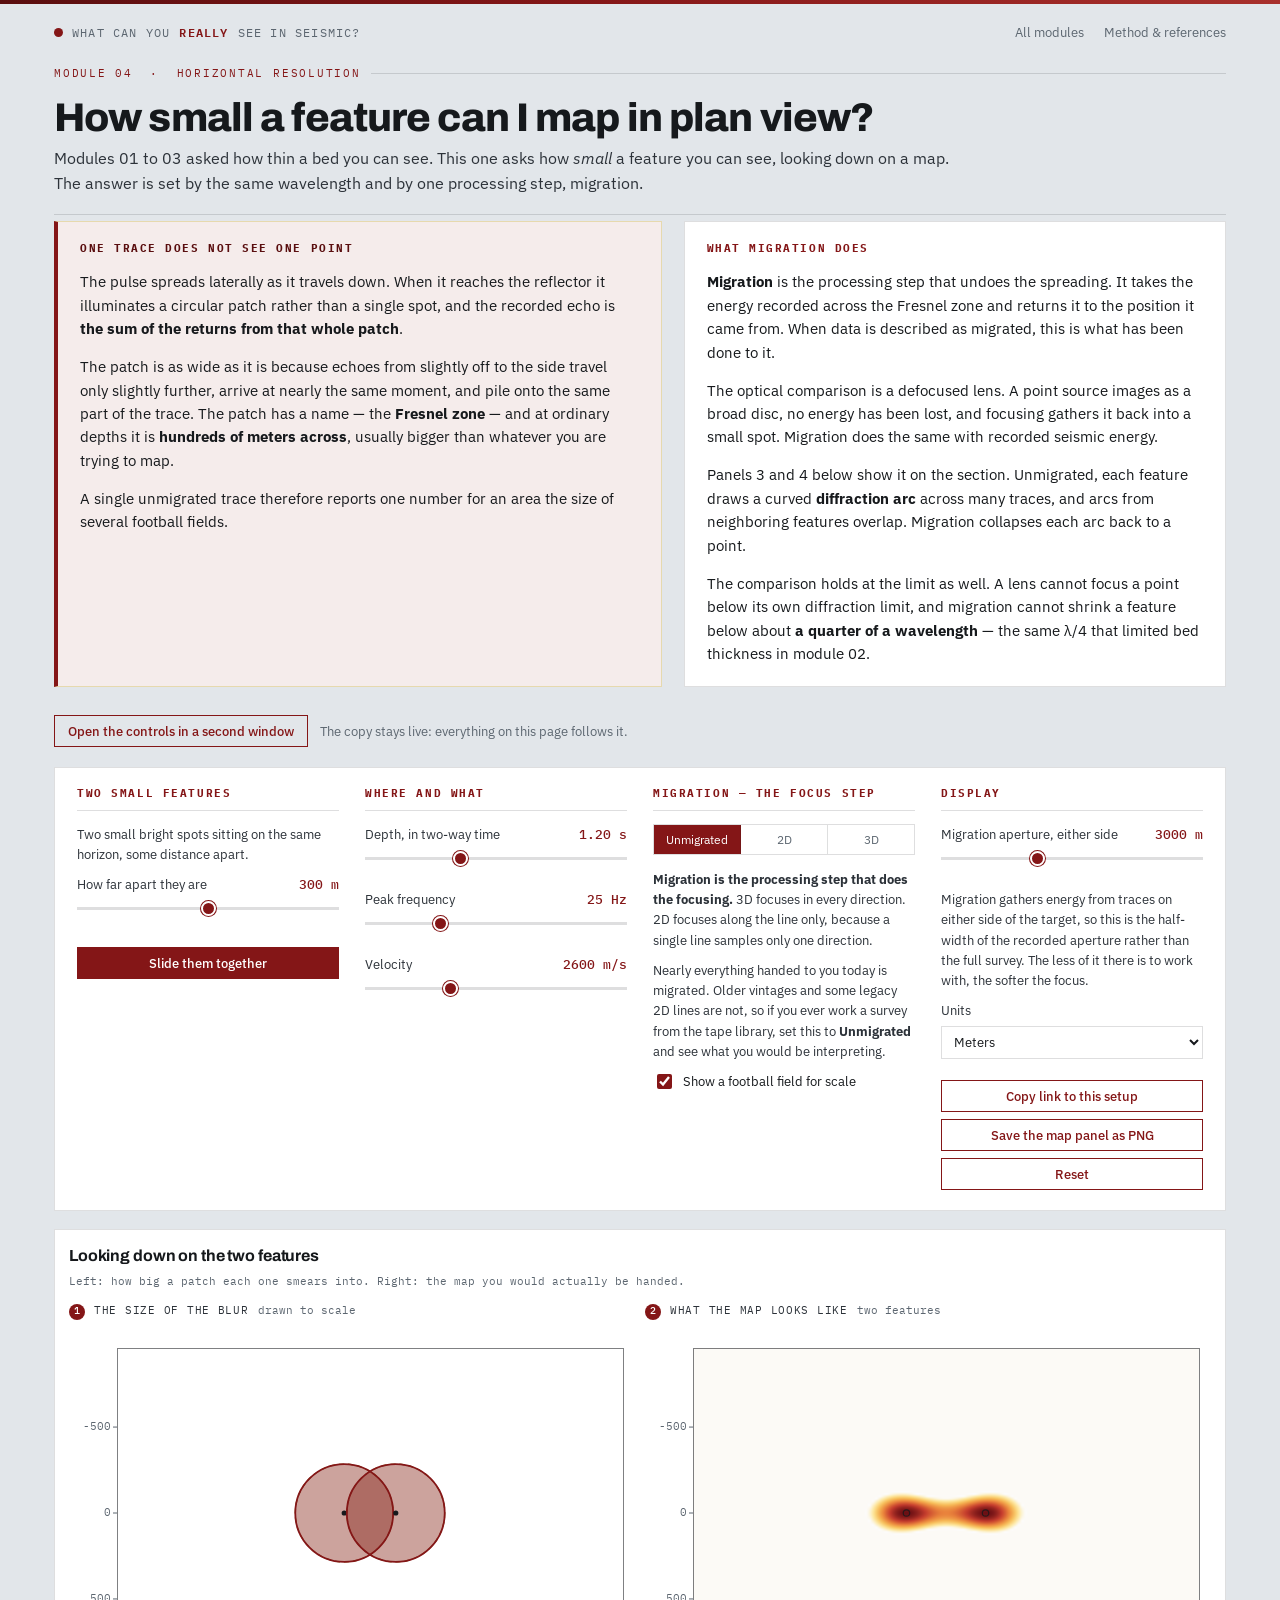
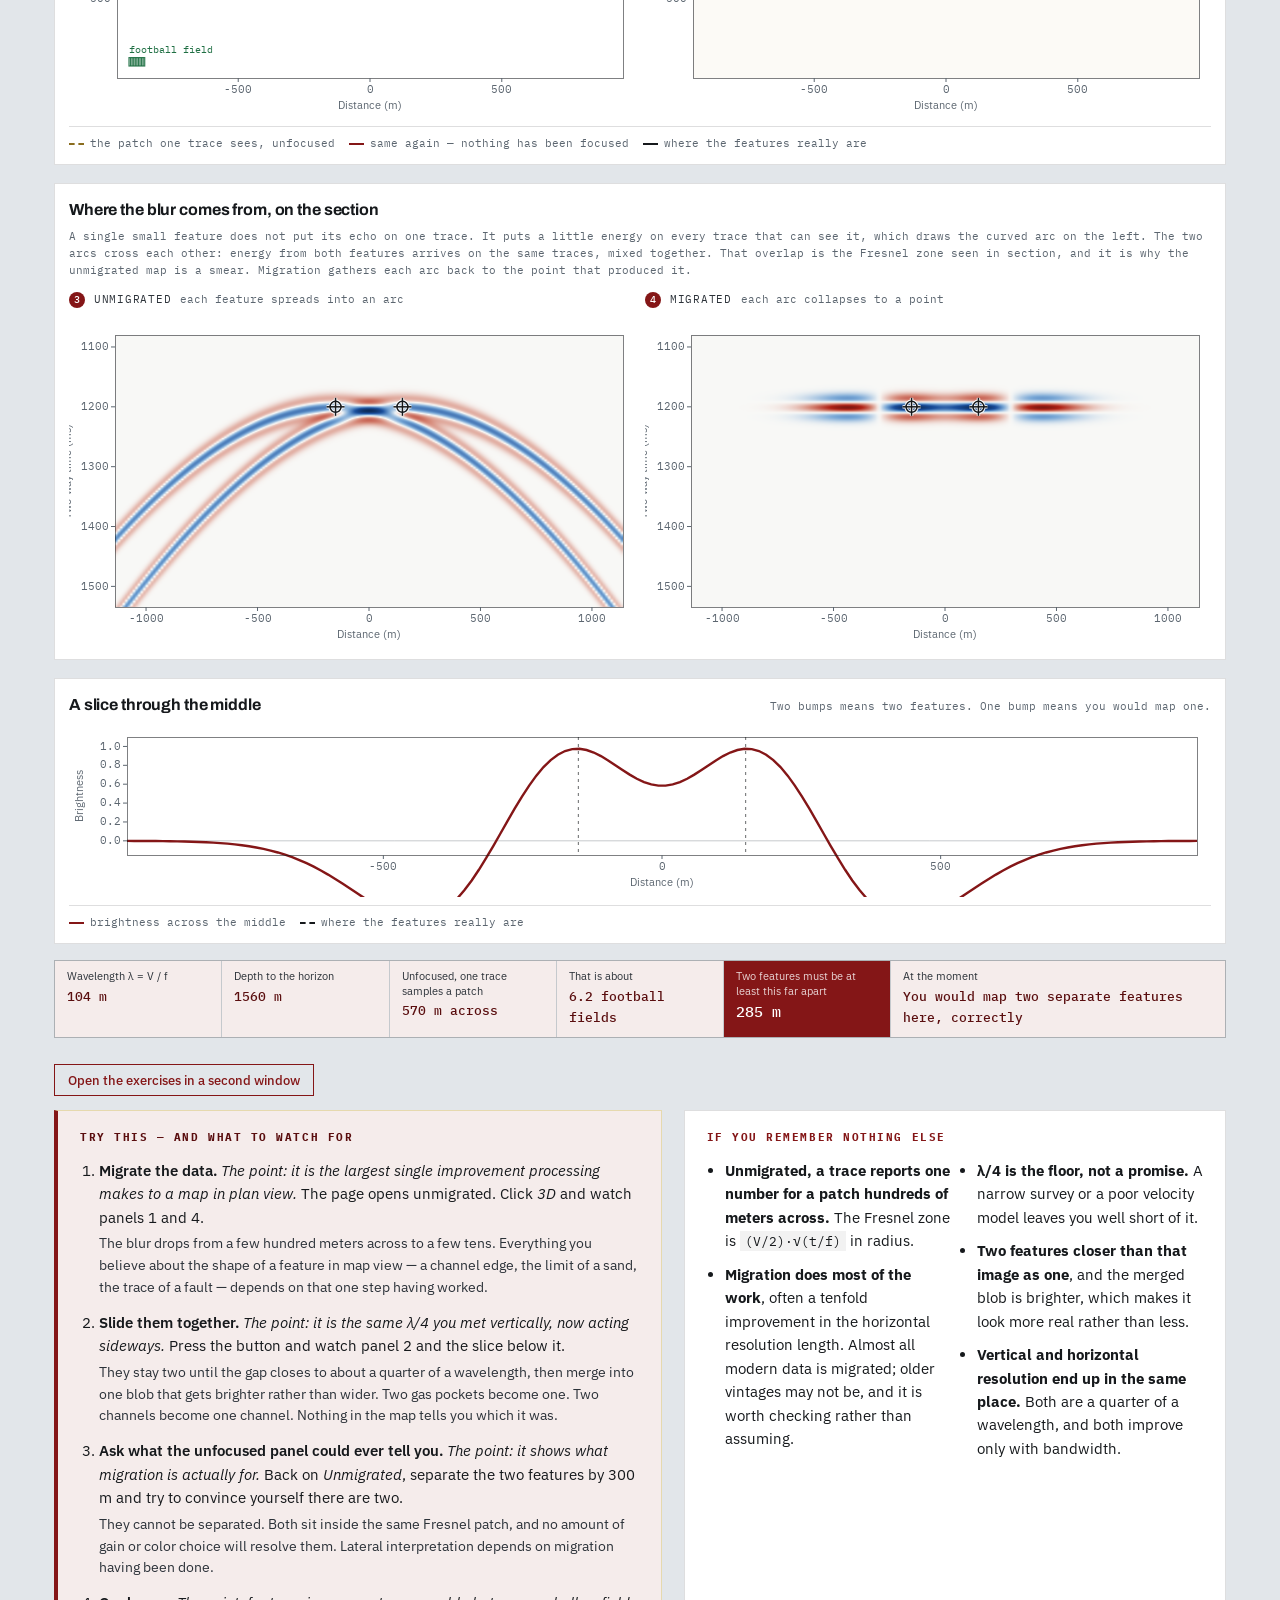
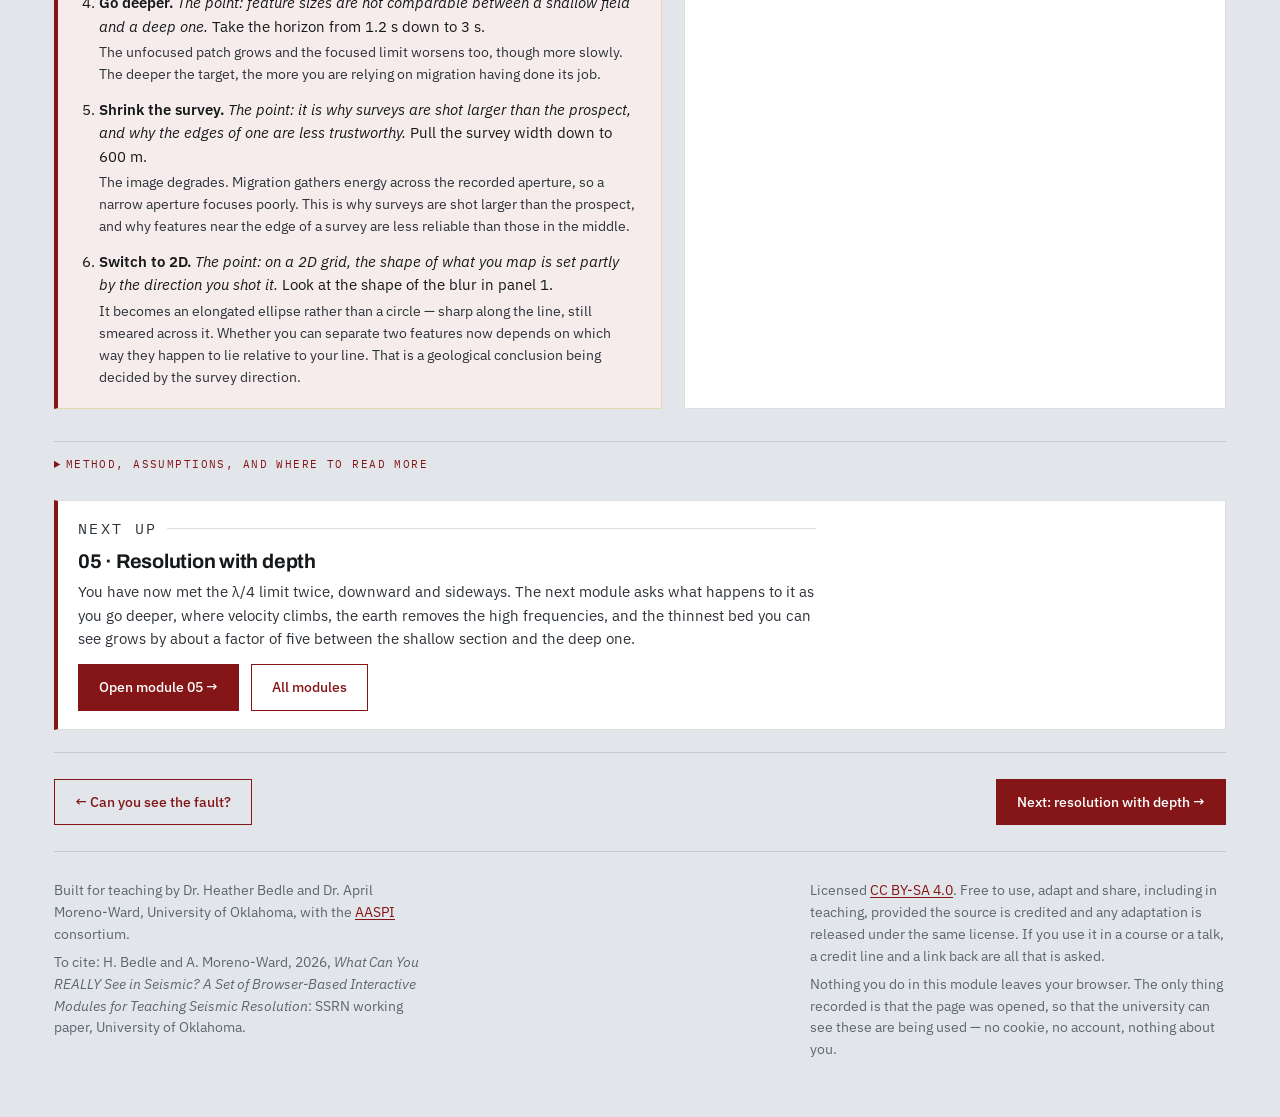
<file: modules/fresnel.html>
<!DOCTYPE html>
<html lang="en">
<head>
<meta charset="utf-8">
<meta name="viewport" content="width=device-width, initial-scale=1">
<title>Horizontal resolution — What Can You REALLY See in Seismic?</title>
<meta name="description" content="Why one seismic trace sees a patch instead of a point, what migration does about it, and how close two features can be before they look like one.">
<link rel="preconnect" href="https://fonts.googleapis.com">
<link rel="preconnect" href="https://fonts.gstatic.com" crossorigin>
<link href="https://fonts.googleapis.com/css2?family=Archivo:wght@600;700;800&family=IBM+Plex+Mono:wght@400;500&family=IBM+Plex+Sans:wght@400;500;600&display=swap" rel="stylesheet">
<link rel="stylesheet" href="../assets/style.css">
</head>
<body>

<div class="wrap">
  <header class="masthead">
    <a class="brand" href="../index.html"><span class="dot"></span>What can you <b>really</b> see in seismic?</a>
    <nav>
      <a href="../index.html">All modules</a>
      <a href="#notes">Method &amp; references</a>
    </nav>
  </header>

  <div class="mod-head">
    <p class="eyebrow">Module 04 &nbsp;·&nbsp; Horizontal resolution</p>
    <h1>How small a feature can I map in plan view?</h1>
    <p class="sub">Modules 01 to 03 asked how thin a bed you can see. This one asks how <em>small</em> a
      feature you can see, looking down on a map. The answer is set by the same wavelength and by one
      processing step, migration.</p>
  </div>

  <!-- ============================ THE IDEA FIRST =========================== -->
  <div class="teach" style="padding-top:6px">
    <div class="tryit">
      <h3>One trace does not see one point</h3>
      <p style="margin-top:0;font-size:14.5px">The pulse spreads laterally as it travels down. When it reaches
        the reflector it illuminates a circular patch rather than a single spot, and the recorded echo is
        <b>the sum of the returns from that whole patch</b>.</p>
      <p style="font-size:14.5px">The patch is as wide as it is because echoes from slightly off to the side
        travel only slightly further, arrive at nearly the same moment, and pile onto the same part of the
        trace. The patch has a name — the <b>Fresnel zone</b> — and at ordinary depths it is
        <b>hundreds of meters across</b>, usually bigger than whatever you are trying to map.</p>
      <p style="font-size:14.5px;margin-bottom:0">A single unmigrated trace therefore reports one number for an
        area the size of several football fields.</p>
    </div>
    <div class="takeaway">
      <h3>What migration does</h3>
      <p style="margin-top:0;font-size:14.5px"><b>Migration</b> is the processing step that undoes the
        spreading. It takes the energy recorded across the Fresnel zone and returns it to the position it
        came from. When data is described as migrated, this is what has been done to it.</p>
      <p style="font-size:14.5px">The optical comparison is a defocused lens. A point source images as a
        broad disc, no energy has been lost, and focusing gathers it back into a small spot. Migration does
        the same with recorded seismic energy.</p>
      <p style="font-size:14.5px">Panels 3 and 4 below show it on the section. Unmigrated, each
        feature draws a curved <b>diffraction arc</b> across many traces, and arcs from neighboring features
        overlap. Migration collapses each arc back to a point.</p>
      <p style="font-size:14.5px;margin-bottom:0">The comparison holds at the limit as well. A lens cannot
        focus a point below its own diffraction limit, and migration cannot shrink a feature below about
        <b>a quarter of a wavelength</b> — the same λ/4 that limited bed thickness in module 02.</p>
    </div>
  </div>

  <!-- ============================== CONTROLS ============================== -->
  <section class="controls">
    <div class="ctl-col">
      <h2>Two small features</h2>
      <p style="font-size:12.5px;color:var(--ink-soft);margin:0 0 10px">
        Two small bright spots sitting on the same horizon, some distance apart.</p>
      <div class="ctl">
        <label for="sep">How far apart they are <span class="val" id="sepV">300 m</span></label>
        <input type="range" id="sep" min="0" max="600" step="2" value="300">
      </div>
      <button class="btn small" id="animBtn" type="button">Slide them together</button>
    </div>

    <div class="ctl-col">
      <h2>Where and what</h2>
      <div class="ctl">
        <label for="t0">Depth, in two-way time <span class="val" id="t0V">1.20 s</span></label>
        <input type="range" id="t0" min="0.2" max="3" step="0.05" value="1.2">
      </div>
      <div class="ctl">
        <label for="freq">Peak frequency <span class="val" id="freqV">25 Hz</span></label>
        <input type="range" id="freq" min="8" max="70" step="1" value="25">
      </div>
      <div class="ctl">
        <label for="vel">Velocity <span class="val" id="velV">2600 m/s</span></label>
        <input type="range" id="vel" min="1500" max="5000" step="50" value="2600">
      </div>
    </div>

    <div class="ctl-col">
      <h2>Migration — the focus step</h2>
      <div class="ctl">
        <div class="seg" role="group" aria-label="Migration state">
          <button type="button" id="mNone" aria-pressed="true">Unmigrated</button>
          <button type="button" id="m2D" aria-pressed="false">2D</button>
          <button type="button" id="m3D" aria-pressed="false">3D</button>
        </div>
      </div>
      <p style="font-size:12.5px;color:var(--ink-soft);margin:0 0 10px">
        <b>Migration is the processing step that does the focusing.</b> 3D focuses in every direction. 2D
        focuses along the line only, because a single line samples only one direction.</p>
      <p style="font-size:12.5px;color:var(--ink-soft);margin:0 0 10px">
        Nearly everything handed to you today is migrated. Older vintages and some legacy 2D lines are not,
        so if you ever work a survey from the tape library, set this to <b>Unmigrated</b> and see what you
        would be interpreting.</p>
      <label class="check"><input type="checkbox" id="showField" checked> Show a football field for scale</label>
    </div>

    <div class="ctl-col">
      <h2>Display</h2>
      <div class="ctl">
        <label for="ap">Migration aperture, either side <span class="val" id="apV">3000 m</span></label>
        <input type="range" id="ap" min="200" max="8000" step="100" value="3000">
      </div>
      <p style="font-size:12.5px;color:var(--ink-soft);margin:0 0 10px">
        Migration gathers energy from traces on either side of the target, so this is the half-width of the
        recorded aperture rather than the full survey. The less of it there is to work with, the softer the
        focus.</p>
      <div class="ctl">
        <label for="units">Units</label>
        <select id="units"><option value="m">Meters</option><option value="ft">Feet</option></select>
      </div>
      <button class="btn ghost small" id="copyBtn" type="button">Copy link to this setup</button>
      <button class="btn ghost small" id="pngBtn" type="button">Save the map panel as PNG</button>
      <button class="btn ghost small" id="resetBtn" type="button">Reset</button>
    </div>
  </section>

  <!-- =============================== PANELS =============================== -->
  <section class="plot" style="margin-top:18px">
    <div class="plot-head">
      <h3>Looking down on the two features</h3>
    </div>
    <p class="hint-line" id="hintLine">Left: how big a patch each one smears into. Right: the map you would actually be handed.</p>
    <div class="sec-row" id="mapRow">
      <div class="panel-col">
        <p class="sublabel"><b>1</b> The size of the blur
          <span class="note">drawn to scale</span></p>
        <canvas id="mapCanvas" aria-label="Plan view showing the Fresnel zone and the focused spot, to scale"></canvas>
      </div>
      <div class="panel-col">
        <p class="sublabel"><b>2</b> What the map looks like
          <span class="note" id="mapNote">two features, or one?</span></p>
        <canvas id="imgCanvas" aria-label="Map view of the two features as imaged"></canvas>
      </div>
    </div>
    <div class="legend" id="mainLegend"></div>
  </section>

  <section class="plot" id="secWrap" style="margin-top:18px">
    <div class="plot-head">
      <h3>Where the blur comes from, on the section</h3>
    </div>
    <p class="hint-line">A single small feature does not put its echo on one trace. It puts a little energy on
      every trace that can see it, which draws the curved arc on the left. The two arcs cross each other:
      energy from both features arrives on the same traces, mixed together. That overlap is the Fresnel zone
      seen in section, and it is why the unmigrated map is a smear. Migration gathers each arc back to the
      point that produced it.</p>
    <div class="sec-row" id="secRow">
      <div class="panel-col">
        <p class="sublabel"><b>3</b> Unmigrated
          <span class="note">each feature spreads into an arc</span></p>
        <canvas id="rawCanvas" aria-label="Unmigrated section"></canvas>
      </div>
      <div class="panel-col">
        <p class="sublabel"><b>4</b> Migrated
          <span class="note">each arc collapses to a point</span></p>
        <canvas id="migCanvas" aria-label="Migrated section"></canvas>
      </div>
    </div>
  </section>

  <section class="plot" style="margin-top:18px">
    <div class="plot-head">
      <h3>A slice through the middle</h3>
      <span class="hint">Two bumps means two features. One bump means you would map one.</span>
    </div>
    <canvas id="profCanvas" aria-label="Amplitude across the two features"></canvas>
    <div class="legend" id="profLegend"></div>
  </section>



  <div class="stats">
    <div class="stat"><span>Wavelength λ = V / f</span><b id="rLam">— m</b></div>
    <div class="stat"><span>Depth to the horizon</span><b id="rZ">— m</b></div>
    <div class="stat"><span>Unfocused, one trace samples a patch</span><b id="rFres">— m across</b></div>
    <div class="stat"><span>That is about</span><b id="rFields">— football fields</b></div>
    <div class="stat key"><span>Two features must be at least this far apart</span><b id="rRes">— m</b></div>
    <div class="stat wide"><span>At the moment</span><b id="rVerdict">—</b></div>
  </div>

  <!-- ============================== TEACHING ============================== -->
  <div class="teach-head">
    <button class="btn ghost small" id="popBtn" type="button">Open the exercises in a second window</button>
    <span class="hint" id="popNote"></span>
  </div>
  <div class="teach" id="teach">
    <div class="tryit">
      <h3>Try this — and what to watch for</h3>
      <ol>
        <li><b>Migrate the data.</b> <em>The point: it is the largest single improvement processing makes to a map in plan view.</em> The page opens unmigrated.
          Click <em>3D</em> and watch panels 1 and 4.
          <span class="ans">The blur drops from a few hundred meters across to a few tens. Everything you
            believe about the shape of a feature in map view — a channel edge, the limit of a sand, the trace
            of a fault — depends on that one step having worked.</span></li>
        <li><b>Slide them together.</b> <em>The point: it is the same λ/4 you met vertically, now acting sideways.</em> Press the button and watch panel 2 and the slice below it.
          <span class="ans">They stay two until the gap closes to about a quarter of a wavelength, then merge
            into one blob that gets brighter rather than wider. Two gas pockets become one. Two channels
            become one channel. Nothing in the map tells you which it was.</span></li>
        <li><b>Ask what the unfocused panel could ever tell you.</b> <em>The point: it shows what migration
          is actually for.</em> Back on <em>Unmigrated</em>, separate the two features by 300 m and try to
          convince yourself there are two.
          <span class="ans">They cannot be separated. Both sit inside the same Fresnel patch, and no amount of
            gain or color choice will resolve them. Lateral interpretation depends on migration having been
            done.</span></li>
        <li><b>Go deeper.</b> <em>The point: feature sizes are not comparable between a shallow field and a deep one.</em> Take the horizon from 1.2 s down to 3 s.
          <span class="ans">The unfocused patch grows and the focused limit worsens too, though more slowly.
            The deeper the target, the more you are relying on migration having done its job.</span></li>
        <li><b>Shrink the survey.</b> <em>The point: it is why surveys are shot larger than the prospect, and why the edges of one are less trustworthy.</em> Pull the survey width down to 600 m.
          <span class="ans">The image degrades. Migration gathers energy across the recorded aperture, so a
            narrow aperture focuses poorly. This is why surveys are shot larger than the prospect, and why
            features near the edge of a survey are less reliable than those in the middle.</span></li>
        <li><b>Switch to 2D.</b> <em>The point: on a 2D grid, the shape of what you map is set partly by the direction you shot it.</em> Look at the shape of the blur in panel 1.
          <span class="ans">It becomes an elongated ellipse rather than a circle — sharp along the line, still smeared
            across it. Whether you can separate two features now depends on which way they happen to lie
            relative to your line. That is a geological conclusion being decided by the survey
            direction.</span></li>
      </ol>
    </div>

    <div class="takeaway">
      <h3>If you remember nothing else</h3>
      <ul>
        <li><b>Unmigrated, a trace reports one number for a patch hundreds of meters across.</b> The Fresnel
          zone is <span class="k">(V/2)·√(t/f)</span> in radius.</li>
        <li><b>Migration does most of the work</b>, often a tenfold improvement in the horizontal
          resolution length. Almost all modern data is migrated; older vintages may not be, and it is worth
          checking rather than assuming.</li>
        <li><b>λ/4 is the floor, not a promise.</b> A narrow survey or a poor velocity model leaves you well
          short of it.</li>
        <li><b>Two features closer than that image as one</b>, and the merged blob is brighter, which makes
          it look more real rather than less.</li>
        <li><b>Vertical and horizontal resolution end up in the same place.</b> Both are a quarter of a
          wavelength, and both improve only with bandwidth.</li>
      </ul>
    </div>
  </div>

  <details class="notes" id="notes">
    <summary>Method, assumptions, and where to read more</summary>
    <p>The section panels are computed rather than sketched: each small feature produces a diffraction arc at
      <span class="k">τ(x) = √(t₀² + (2Δx/V)²)</span>, convolved with a zero-phase Ricker wavelet and weighted
      by obliquity. That is exactly what a zero-offset section over a small feature looks like, and it is why
      migration has arcs to collapse.</p>
    <p>The focused panels are not a full migration. They are the band-limited response that a successful
      migration produces: each feature images as a spot whose two-feature resolving distance is
      <span class="k">λ/(4 sin θ)</span>, with <span class="k">θ = arctan(aperture / depth)</span> measured
      from the vertical at the target, so the aperture here is the distance to one side. This
      is the standard resolution result. It is used here in preference to running a real migration operator
      because a real one brings its own artifacts, which would distract from the point. The trade-off is that
      these panels show what migration is trying to achieve rather than the ways it can fail.</p>
    <p>The spot shape is calibrated numerically so that two features exactly the quoted distance apart are on
      the point of separating — otherwise the picture and the number in the stat strip would disagree, which
      they did by a factor of nearly three before the calibration was added.</p>
    <p>The Fresnel zone quoted is the first Fresnel zone at zero offset, equivalently
      <span class="k">r ≈ √(λz/2)</span>. Left out: velocity error, dip, 3D acquisition footprint, and the
      fact that migration only focuses correctly when the velocity model is right. A football field is taken
      as 100 yards, about 91 m.</p>
    <ul>
      <li>Lindsey, J.P., 1989, The Fresnel zone and its interpretive significance:
        <em>The Leading Edge</em>, 8, 33–39.</li>
      <li>Sheriff, R.E., 1980, Nomogram for Fresnel-zone calculation: <em>Geophysics</em>, 45, 968–972.</li>
      <li>Chen, J., and Schuster, G.T., 1999, Resolution limits of migrated images:
        <em>Geophysics</em>, 64, 1046–1053.</li>
      <li>Brown, A.R., 2011, <em>Interpretation of Three-Dimensional Seismic Data</em>, 7th ed.:
        AAPG Memoir 42 / SEG Investigations in Geophysics No. 9.</li>
      <li>For anything unfamiliar, the SEG Wiki hosts Sheriff's <em>Encyclopedic Dictionary of Applied
        Geophysics</em> free at <a href="https://wiki.seg.org/wiki/Dictionary">wiki.seg.org/wiki/Dictionary</a>.</li>
    </ul>
  </details>

  <section class="nextup">
    <p class="eyebrow">Next up</p>
    <h3><a href="depth.html">05 · Resolution with depth</a></h3>
    <p>You have now met the λ/4 limit twice, downward and sideways. The next module asks what happens to it
      as you go deeper, where velocity climbs, the earth removes the high frequencies, and the thinnest
      bed you can see grows by about a factor of five between the shallow section and the deep one.</p>
    <a class="btn" href="depth.html">Open module 05 →</a>
    <a class="btn ghost" href="../index.html">All modules</a>
  </section>

  <div class="pager">
    <a class="btn ghost" href="faults.html">← Can you see the fault?</a>
    <a class="btn" href="depth.html">Next: resolution with depth →</a>
  </div>

  <footer>
    <div class="foot-grid">
      <div style="flex:1 1 330px;max-width:46ch">
        <p>Built for teaching by Dr. Heather Bedle and Dr. April Moreno-Ward, University of Oklahoma,
          with the <a href="https://www.ou.edu/mcee/labs/aaspi">AASPI</a> consortium.</p>
        <p>To cite: H. Bedle and A. Moreno-Ward, 2026, <i>What Can You REALLY See in Seismic? A Set of
          Browser-Based Interactive Modules for Teaching Seismic Resolution</i>: SSRN working paper,
          University of Oklahoma.</p>
      </div>
      <div style="flex:1 1 330px;max-width:52ch">
        <p>Licensed <a href="https://creativecommons.org/licenses/by-sa/4.0/">CC BY-SA 4.0</a>. Free to
          use, adapt and share, including in teaching, provided the source is credited and any adaptation
          is released under the same license. If you use it in a course or a talk, a credit line and a
          link back are all that is asked.</p>
        <p>Nothing you do in this module leaves your browser. The only thing recorded is that
          the page was opened, so that the university can see these are being used &mdash; no cookie, no
          account, nothing about you.</p>
      </div>
    </div>
  </footer>
</div>

<script src="../assets/count.js"></script>
<script src="../assets/seismic.js"></script>
<script>
(function () {
  'use strict';

  const DEF = {
    sep: 300, t0: 1.2, f: 25, v: 2600, ap: 3000,
    mig: 'none', field: true, units: 'm',
  };
  let S = SEIS.readState(DEF);

  const $ = (id) => document.getElementById(id);
  const clamp = (v, a, b) => Math.max(a, Math.min(b, v));
  const CRIMSON = '#841617', TEAL = '#0B7285', SLATE = '#5C6670', OCHRE = '#8A6D1F';
  const FIELD_LEN = 91.44, FIELD_WID = 48.8;   // an American football field, in meters

  const U = () => SEIS.UNITS[S.units];
  const uL = (m) => m * U().len;
  const fmtL = (m, d) => uL(m).toFixed(d === undefined ? 0 : d) + ' ' + U().lab;

  const HOT = [[252,250,246],[253,231,160],[247,190,90],[233,131,60],[196,60,45],[110,16,20]];
  function hot(u) {
    const p = clamp(u, 0, 1) * (HOT.length - 1);
    const i = Math.min(HOT.length - 2, Math.floor(p)), f = p - i;
    const a = HOT[i], b = HOT[i + 1];
    return [Math.round(a[0] + (b[0] - a[0]) * f),
            Math.round(a[1] + (b[1] - a[1]) * f),
            Math.round(a[2] + (b[2] - a[2]) * f)];
  }

  /* ------------------------------- physics ----------------------------- */

  function physics() {
    const wav = SEIS.makeWavelet({ type: 'ricker', f: S.f });
    const lam = S.v / S.f;
    const z = S.v * S.t0 / 2;
    const fres = (S.v / 2) * Math.sqrt(S.t0 / S.f);        // Fresnel zone radius
    const theta = Math.atan(S.ap / z);
    const rMig = Math.max(lam / 4, lam / (4 * Math.max(Math.sin(theta), 1e-3)));
    const inl = S.mig === 'none' ? fres : rMig;            // along the line
    const crs = S.mig === '3d' ? rMig : fres;              // across it
    return { wav, lam, z, fres, theta, rMig, inl, crs };
  }

  // How far apart two copies of the wavelet shape must be before the dip
  // between them opens up. Used to stretch the spot so that the picture and the
  // number in the stat strip agree.
  let SR = null;
  function twoPeakSeparation(wav) {
    const N = 401, span = 2.4 * wav.halfLength;
    const splits = (s) => {
      const p = [];
      for (let i = 0; i < N; i++) {
        const u = -span + (2 * span * i) / (N - 1);
        p.push(wav.fn(u - s / 2) + wav.fn(u + s / 2));
      }
      const pk = [];
      for (let i = 1; i < N - 1; i++) if (p[i] > p[i - 1] && p[i] >= p[i + 1] && p[i] > 0) pk.push(i);
      if (pk.length < 2) return false;
      pk.sort((a, b) => p[b] - p[a]);
      const pr = [pk[0], pk[1]].sort((a, b) => a - b);
      if (p[pr[1]] < 0.5 * p[pr[0]]) return false;
      let dip = Infinity;
      for (let i = pr[0]; i <= pr[1]; i++) dip = Math.min(dip, p[i]);
      return dip < 0.8 * Math.min(p[pr[0]], p[pr[1]]);
    };
    let lo = 0, hi = wav.halfLength;
    if (!splits(hi)) return hi;
    for (let i = 0; i < 36; i++) {
      const m = (lo + hi) / 2;
      if (splits(m)) hi = m; else lo = m;
    }
    return hi;
  }

  let CACHE = {};

  function compute() {
    const P = physics();
    SR = twoPeakSeparation(P.wav);
    const half = S.sep / 2;
    const xs = [-half, half];

    // an elliptical spot, so 2D migration reads as a cigar without a special case
    const spot = (dx, dy) => {
      const u = Math.hypot(dx / P.inl, dy / P.crs);
      return P.wav.fn(SR * u);
    };

    const span = Math.max(2.4 * Math.max(P.fres, P.inl, P.crs), 3.2 * S.sep, 260);
    const NG = 150;
    const grid = new Float32Array(NG * NG);
    for (let iy = 0; iy < NG; iy++) {
      const y = -span + (2 * span * (iy + 0.5)) / NG;
      for (let ix = 0; ix < NG; ix++) {
        const x = -span + (2 * span * (ix + 0.5)) / NG;
        let v = 0;
        for (const x0 of xs) v += spot(x - x0, y);
        grid[iy * NG + ix] = v;
      }
    }
    const prof = [];
    for (let ix = 0; ix < NG; ix++) {
      const x = -span + (2 * span * (ix + 0.5)) / NG;
      let v = 0;
      for (const x0 of xs) v += spot(x - x0, 0);
      prof.push(v);
    }
    CACHE = { P, xs, span, NG, grid, prof };
  }

  function resolved() {
    const p = CACHE.prof;
    let mx = 0; p.forEach((v) => { if (Math.abs(v) > Math.abs(mx)) mx = v; });
    const q = mx < 0 ? p.map((v) => -v) : p;
    const pk = [];
    for (let i = 1; i < q.length - 1; i++) if (q[i] > q[i - 1] && q[i] >= q[i + 1] && q[i] > 0) pk.push(i);
    if (pk.length < 2) return false;
    pk.sort((a, b) => q[b] - q[a]);
    const pr = [pk[0], pk[1]].sort((a, b) => a - b);
    if (q[pr[1]] < 0.5 * q[pr[0]]) return false;
    let dip = Infinity;
    for (let i = pr[0]; i <= pr[1]; i++) dip = Math.min(dip, q[i]);
    return dip < 0.8 * Math.min(q[pr[0]], q[pr[1]]);
  }

  /* ------------------------------- layout ------------------------------ */

  function layout(sel) {
    const box = $(sel).closest('.plot');
    const W = Math.max(300, box.clientWidth - 28);
    const stacked = W < 720;
    return { stacked, each: stacked ? W : Math.floor((W - 10) / 2), W };
  }

  /* ------------------------------ drawing ------------------------------ */

  function drawMap(L) {
    const w = L.each, h = clamp(Math.round(w * 0.82), 240, 380);
    const ctx = SEIS.fitCanvas($('mapCanvas'), w, h);
    ctx.clearRect(0, 0, w, h);
    const m = { l: 48, r: 12, t: 10, b: 40 };
    const rect = { x: m.l, y: m.t, w: w - m.l - m.r, h: h - m.t - m.b };
    ctx.fillStyle = '#fff'; ctx.fillRect(rect.x, rect.y, rect.w, rect.h);
    const { P, xs, span } = CACHE;

    const sc = Math.min(rect.w, rect.h) / (2 * span);
    const cx = rect.x + rect.w / 2, cy = rect.y + rect.h / 2;
    const px = (v) => cx + v * sc, py = (v) => cy + v * sc;

    ctx.save();
    ctx.beginPath(); ctx.rect(rect.x, rect.y, rect.w, rect.h); ctx.clip();

    // the unfocused patch, always shown so the comparison is visible
    xs.forEach((x0) => {
      ctx.save();
      ctx.fillStyle = 'rgba(138,109,31,.12)';
      ctx.strokeStyle = OCHRE; ctx.lineWidth = 1.3; ctx.setLineDash([5, 4]);
      ctx.beginPath(); ctx.ellipse(px(x0), cy, P.fres * sc, P.fres * sc, 0, 0, 6.284);
      ctx.fill(); ctx.stroke(); ctx.restore();
    });
    // the focused spot
    xs.forEach((x0) => {
      ctx.save();
      ctx.fillStyle = 'rgba(132,22,23,.34)';
      ctx.strokeStyle = CRIMSON; ctx.lineWidth = 1.8;
      ctx.beginPath(); ctx.ellipse(px(x0), cy, P.inl * sc, P.crs * sc, 0, 0, 6.284);
      ctx.fill(); ctx.stroke(); ctx.restore();
      ctx.save();
      ctx.fillStyle = '#16191C';
      ctx.beginPath(); ctx.arc(px(x0), cy, 2.6, 0, 6.284); ctx.fill(); ctx.restore();
    });

    // something everyone can size by eye
    if (S.field) {
      const fx = rect.x + 12, fy = rect.y + rect.h - 12 - FIELD_WID * sc;
      ctx.save();
      ctx.fillStyle = 'rgba(31,111,67,.16)';
      ctx.strokeStyle = 'rgba(31,111,67,.9)'; ctx.lineWidth = 1.2;
      ctx.fillRect(fx, fy, FIELD_LEN * sc, FIELD_WID * sc);
      ctx.strokeRect(fx, fy, FIELD_LEN * sc, FIELD_WID * sc);
      for (let i = 1; i < 10; i++) {
        ctx.beginPath();
        ctx.moveTo(fx + (i / 10) * FIELD_LEN * sc, fy);
        ctx.lineTo(fx + (i / 10) * FIELD_LEN * sc, fy + FIELD_WID * sc);
        ctx.stroke();
      }
      ctx.font = '9.5px "IBM Plex Mono", monospace';
      ctx.fillStyle = 'rgba(31,111,67,1)';
      ctx.textAlign = 'left'; ctx.textBaseline = 'bottom';
      ctx.fillText('football field', fx, fy - 3);
      ctx.restore();
    }
    ctx.restore();

    SEIS.frame(ctx, rect);
    SEIS.axisBottom(ctx, rect, -uL(span), uL(span), 'Distance (' + U().lab + ')', (v) => v.toFixed(0));
    SEIS.axisLeft(ctx, rect, -uL(span), uL(span), '', (v) => v.toFixed(0));
  }

  function drawImage(L) {
    const w = L.each, h = clamp(Math.round(w * 0.82), 240, 380);
    const ctx = SEIS.fitCanvas($('imgCanvas'), w, h);
    ctx.clearRect(0, 0, w, h);
    const m = { l: 48, r: 12, t: 10, b: 40 };
    const rect = { x: m.l, y: m.t, w: w - m.l - m.r, h: h - m.t - m.b };
    const { grid, NG, span, xs } = CACHE;

    let mx = 1e-9;
    for (let i = 0; i < grid.length; i++) mx = Math.max(mx, grid[i]);
    const off = document.createElement('canvas');
    off.width = NG; off.height = NG;
    const octx = off.getContext('2d');
    const im = octx.createImageData(NG, NG);
    for (let i = 0; i < NG * NG; i++) {
      const c = hot(grid[i] / mx);
      im.data[i * 4] = c[0]; im.data[i * 4 + 1] = c[1];
      im.data[i * 4 + 2] = c[2]; im.data[i * 4 + 3] = 255;
    }
    octx.putImageData(im, 0, 0);
    ctx.save();
    ctx.imageSmoothingEnabled = true; ctx.imageSmoothingQuality = 'high';
    ctx.drawImage(off, rect.x, rect.y, rect.w, rect.h);
    ctx.restore();

    const sc = rect.w / (2 * span);
    xs.forEach((x0) => {
      ctx.save();
      ctx.strokeStyle = 'rgba(22,25,28,.75)'; ctx.lineWidth = 1.2;
      ctx.beginPath();
      ctx.arc(rect.x + rect.w / 2 + x0 * sc, rect.y + rect.h / 2, 3.2, 0, 6.284);
      ctx.stroke(); ctx.restore();
    });

    SEIS.frame(ctx, rect);
    SEIS.axisBottom(ctx, rect, -uL(span), uL(span), 'Distance (' + U().lab + ')', (v) => v.toFixed(0));
    SEIS.axisLeft(ctx, rect, -uL(span), uL(span), '', (v) => v.toFixed(0));
  }

  function drawProfile() {
    const w = Math.max(300, $('profCanvas').closest('.plot').clientWidth - 28);
    const h = 170;
    const ctx = SEIS.fitCanvas($('profCanvas'), w, h);
    ctx.clearRect(0, 0, w, h);
    const m = { l: 58, r: 14, t: 10, b: 42 };
    const rect = { x: m.l, y: m.t, w: w - m.l - m.r, h: h - m.t - m.b };
    ctx.fillStyle = '#fff'; ctx.fillRect(rect.x, rect.y, rect.w, rect.h);
    const { prof, NG, span, xs } = CACHE;

    let mx = 1e-9;
    prof.forEach((v) => { mx = Math.max(mx, Math.abs(v)); });
    const xOf = (i) => rect.x + (i / (NG - 1)) * rect.w;
    const yOf = (v) => rect.y + rect.h * (0.88 - 0.78 * v);

    ctx.save();
    ctx.strokeStyle = 'rgba(92,102,112,.35)'; ctx.lineWidth = 1;
    ctx.beginPath(); ctx.moveTo(rect.x, yOf(0)); ctx.lineTo(rect.x + rect.w, yOf(0)); ctx.stroke();
    ctx.restore();

    xs.forEach((x0) => {
      const x = rect.x + ((x0 + span) / (2 * span)) * rect.w;
      SEIS.dashedLine(ctx, x, rect.y, x, rect.y + rect.h, 'rgba(22,25,28,.55)', [3, 4], 1.2);
    });

    ctx.save();
    ctx.strokeStyle = CRIMSON; ctx.lineWidth = 2.4;
    ctx.beginPath();
    prof.forEach((v, i) => {
      const x = xOf(i), y = yOf(v / mx);
      i === 0 ? ctx.moveTo(x, y) : ctx.lineTo(x, y);
    });
    ctx.stroke(); ctx.restore();

    SEIS.frame(ctx, rect);
    SEIS.axisBottom(ctx, rect, -uL(span), uL(span), 'Distance (' + U().lab + ')', (v) => v.toFixed(0));
    SEIS.axisLeft(ctx, rect, -0.15, 1.1, 'Brightness', (v) => v.toFixed(1), { flip: true });
  }

  /* ------------------------- the optional section ----------------------- */

  function drawSections() {
    const L = layout('rawCanvas');
    $('secRow').querySelectorAll('.panel-col').forEach((c) => { c.style.width = L.each + 'px'; });
    const { P, xs } = CACHE;
    const XW = Math.max(8 * P.fres, 6 * S.sep, 900);
    const NXs = 200, dx = XW / NXs;
    const tEdge = Math.sqrt(S.t0 * S.t0 + Math.pow(2 * (XW / 2) / S.v, 2));
    const tStart = Math.max(0.01, S.t0 - 3 / S.f);
    const tEnd = S.t0 + 0.75 * (tEdge - S.t0) + 3 / S.f;
    const nt = clamp(Math.round((tEnd - tStart) / 0.002), 60, 380);
    const dt = (tEnd - tStart) / nt;

    const raw = new Float32Array(NXs * nt), mig = new Float32Array(NXs * nt);
    for (let ix = 0; ix < NXs; ix++) {
      const x = -XW / 2 + (ix + 0.5) * dx;
      for (const x0 of xs) {
        const tau = Math.sqrt(S.t0 * S.t0 + Math.pow(2 * (x - x0) / S.v, 2));
        const amp = S.t0 / tau;
        const hl = P.wav.halfLength;
        let i0 = Math.max(0, Math.ceil((tau - hl - tStart) / dt));
        let i1 = Math.min(nt - 1, Math.floor((tau + hl - tStart) / dt));
        for (let i = i0; i <= i1; i++) raw[ix * nt + i] += amp * P.wav.fn(tStart + i * dt - tau);
        const lat = P.wav.fn(SR * (x - x0) / P.inl);
        if (Math.abs(lat) > 1e-4) {
          i0 = Math.max(0, Math.ceil((S.t0 - hl - tStart) / dt));
          i1 = Math.min(nt - 1, Math.floor((S.t0 + hl - tStart) / dt));
          for (let i = i0; i <= i1; i++) mig[ix * nt + i] += lat * P.wav.fn(tStart + i * dt - S.t0);
        }
      }
    }
    [['rawCanvas', raw], ['migCanvas', mig]].forEach(([id, fld]) => {
      const h = clamp(Math.round(L.each * 0.62), 200, 320);
      const ctx = SEIS.fitCanvas($(id), L.each, h);
      ctx.clearRect(0, 0, L.each, h);
      const mm = { l: 46, r: 12, t: 8, b: 40 };
      const rr = { x: mm.l, y: mm.t, w: L.each - mm.l - mm.r, h: h - mm.t - mm.b };
      let peak = 1e-9;
      for (let i = 0; i < fld.length; i++) peak = Math.max(peak, Math.abs(fld[i]));
      SEIS.drawVarDensity(ctx, fld, NXs, nt, rr, { cmap: SEIS.COLORMAPS.bwr, clip: peak });
      // The seismic underneath runs from deep blue to deep red, so a marker in
      // any single color disappears against one end of it. A white ring with a
      // dark ring inside reads against both.
      xs.forEach((x0) => {
        const x = rr.x + ((x0 + XW / 2) / XW) * rr.w;
        const y = rr.y + ((S.t0 - tStart) / (tEnd - tStart)) * rr.h;
        ctx.save();
        ctx.lineWidth = 3.4; ctx.strokeStyle = 'rgba(255,255,255,.95)';
        ctx.beginPath(); ctx.arc(x, y, 5.5, 0, 6.284); ctx.stroke();
        ctx.beginPath(); ctx.moveTo(x - 9, y); ctx.lineTo(x + 9, y); ctx.stroke();
        ctx.beginPath(); ctx.moveTo(x, y - 9); ctx.lineTo(x, y + 9); ctx.stroke();
        ctx.lineWidth = 1.5; ctx.strokeStyle = '#16191C';
        ctx.beginPath(); ctx.arc(x, y, 5.5, 0, 6.284); ctx.stroke();
        ctx.beginPath(); ctx.moveTo(x - 9, y); ctx.lineTo(x + 9, y); ctx.stroke();
        ctx.beginPath(); ctx.moveTo(x, y - 9); ctx.lineTo(x, y + 9); ctx.stroke();
        ctx.restore();
      });
      SEIS.frame(ctx, rr);
      SEIS.axisBottom(ctx, rr, -uL(XW / 2), uL(XW / 2), 'Distance (' + U().lab + ')', (v) => v.toFixed(0));
      SEIS.axisLeft(ctx, rr, tStart * 1000, tEnd * 1000, 'Two-way time (ms)', (v) => v.toFixed(0));
    });
  }

  /* ------------------------------ readouts ----------------------------- */

  function updateLegend() {
    $('mainLegend').innerHTML =
      '<span><i style="border-color:' + OCHRE + ';border-top-style:dashed"></i>the patch one trace sees, unfocused</span>' +
      '<span><i style="border-color:' + CRIMSON + '"></i>' +
        (S.mig === 'none' ? 'same again — nothing has been focused' : 'after focusing') + '</span>' +
      '<span><i style="border-color:#16191C"></i>where the features really are</span>';
    $('profLegend').innerHTML =
      '<span><i style="border-color:' + CRIMSON + '"></i>brightness across the middle</span>' +
      '<span><i style="border-color:#16191C;border-top-style:dashed"></i>where the features really are</span>';
    $('mapNote').textContent = resolved() ? 'two features' : 'they have merged into one';
  }

  function updateStats() {
    const { P } = CACHE;
    $('rLam').textContent = fmtL(P.lam);
    $('rZ').textContent = fmtL(P.z);
    $('rFres').textContent = fmtL(2 * P.fres) + ' across';
    $('rFields').textContent = (2 * P.fres / FIELD_LEN).toFixed(1) + ' football fields';
    $('rRes').textContent = S.mig === '2d'
      ? fmtL(P.inl) + ' along the line, ' + fmtL(P.crs) + ' across'
      : fmtL(P.inl);
    const ok = resolved();
    $('rVerdict').textContent = S.sep === 0
      ? 'The two features are sitting on top of each other'
      : ok
        ? 'You would map two separate features here, correctly'
        : (S.mig === 'none'
            ? 'You would map one feature. They are inside the same unfocused patch, and no amount of ' +
              'staring at the amplitude will separate them'
            : 'You would map one feature. They are ' + fmtL(S.sep) + ' apart but need ' + fmtL(P.inl) +
              ', so they merge — and the merged blob is brighter, which makes it look more convincing');
  }

  /* ------------------------------ plumbing ----------------------------- */

  function render() {
    const L = layout('mapCanvas');
    $('mapRow').querySelectorAll('.panel-col').forEach((c) => { c.style.width = L.each + 'px'; });
    drawMap(L); drawImage(L); drawProfile(); drawSections();
    updateLegend(); updateStats();
  }
  function refresh() { compute(); render(); SEIS.writeState(S, DEF); }

  function syncLabels() {
    $('sepV').textContent = fmtL(S.sep);
    $('t0V').textContent = S.t0.toFixed(2) + ' s';
    $('freqV').textContent = S.f + ' Hz';
    $('velV').textContent = Math.round(uL(S.v)) + ' ' + U().vlab;
    $('apV').textContent = fmtL(S.ap);
    $('mNone').setAttribute('aria-pressed', S.mig === 'none');
    $('m2D').setAttribute('aria-pressed', S.mig === '2d');
    $('m3D').setAttribute('aria-pressed', S.mig === '3d');
  }
  function pushToInputs() {
    $('sep').value = S.sep; $('t0').value = S.t0; $('freq').value = S.f;
    $('vel').value = S.v; $('ap').value = S.ap;
    $('units').value = S.units; $('showField').checked = S.field;
  }
  function bump() { syncLabels(); refresh(); }

  const slide = (id, key) => $(id).addEventListener('input', () => {
    S[key] = parseFloat($(id).value); bump();
  });
  slide('sep', 'sep'); slide('t0', 't0'); slide('freq', 'f');
  slide('vel', 'v'); slide('ap', 'ap');

  const toggle = (id, val) => $(id).addEventListener('click', () => { S.mig = val; bump(); });
  toggle('mNone', 'none'); toggle('m2D', '2d'); toggle('m3D', '3d');

  $('units').addEventListener('change', () => { S.units = $('units').value; bump(); });
  $('showField').addEventListener('change', () => { S.field = $('showField').checked; render(); });
  $('pngBtn').addEventListener('click', () => SEIS.savePNG($('mapCanvas'), 'horizontal-resolution'));
  $('resetBtn').addEventListener('click', () => { S = Object.assign({}, DEF); pushToInputs(); bump(); });
  $('copyBtn').addEventListener('click', (e) => SEIS.copyLink(e.currentTarget));

  let anim = null;
  $('animBtn').addEventListener('click', () => {
    if (anim) { cancelAnimationFrame(anim); anim = null; $('animBtn').textContent = 'Slide them together'; return; }
    $('animBtn').textContent = 'Stop';
    let dir = -1;
    const step = () => {
      S.sep = clamp(S.sep + dir * 4, 0, 600);
      if (S.sep <= 0) dir = 1;
      if (S.sep >= 600) dir = -1;
      $('sep').value = S.sep;
      bump();
      anim = requestAnimationFrame(step);
    };
    anim = requestAnimationFrame(step);
  });

  let rt;
  window.addEventListener('resize', () => { clearTimeout(rt); rt = setTimeout(render, 120); });

  pushToInputs(); syncLabels(); refresh();
  document.fonts && document.fonts.ready.then(render);
})();
</script>
<script src="../assets/panelout.js"></script>
</body>
</html>
</file>
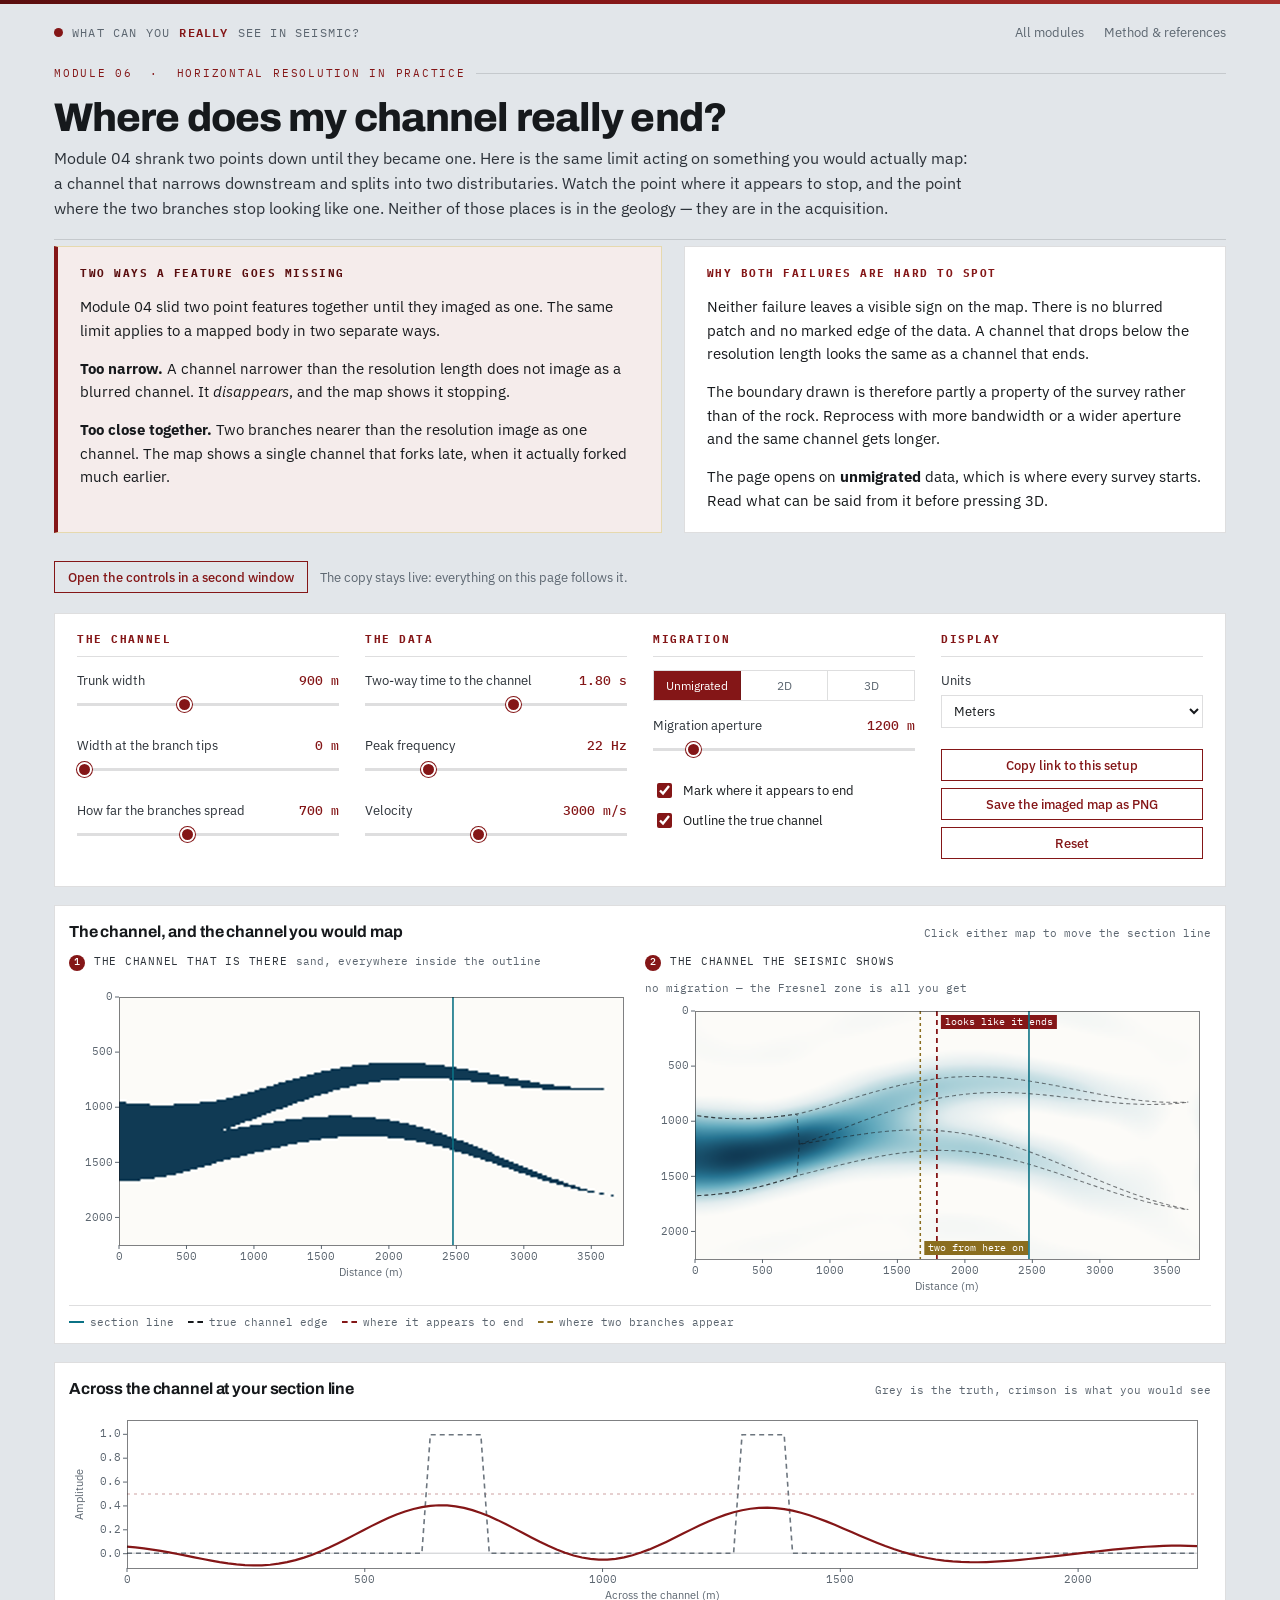
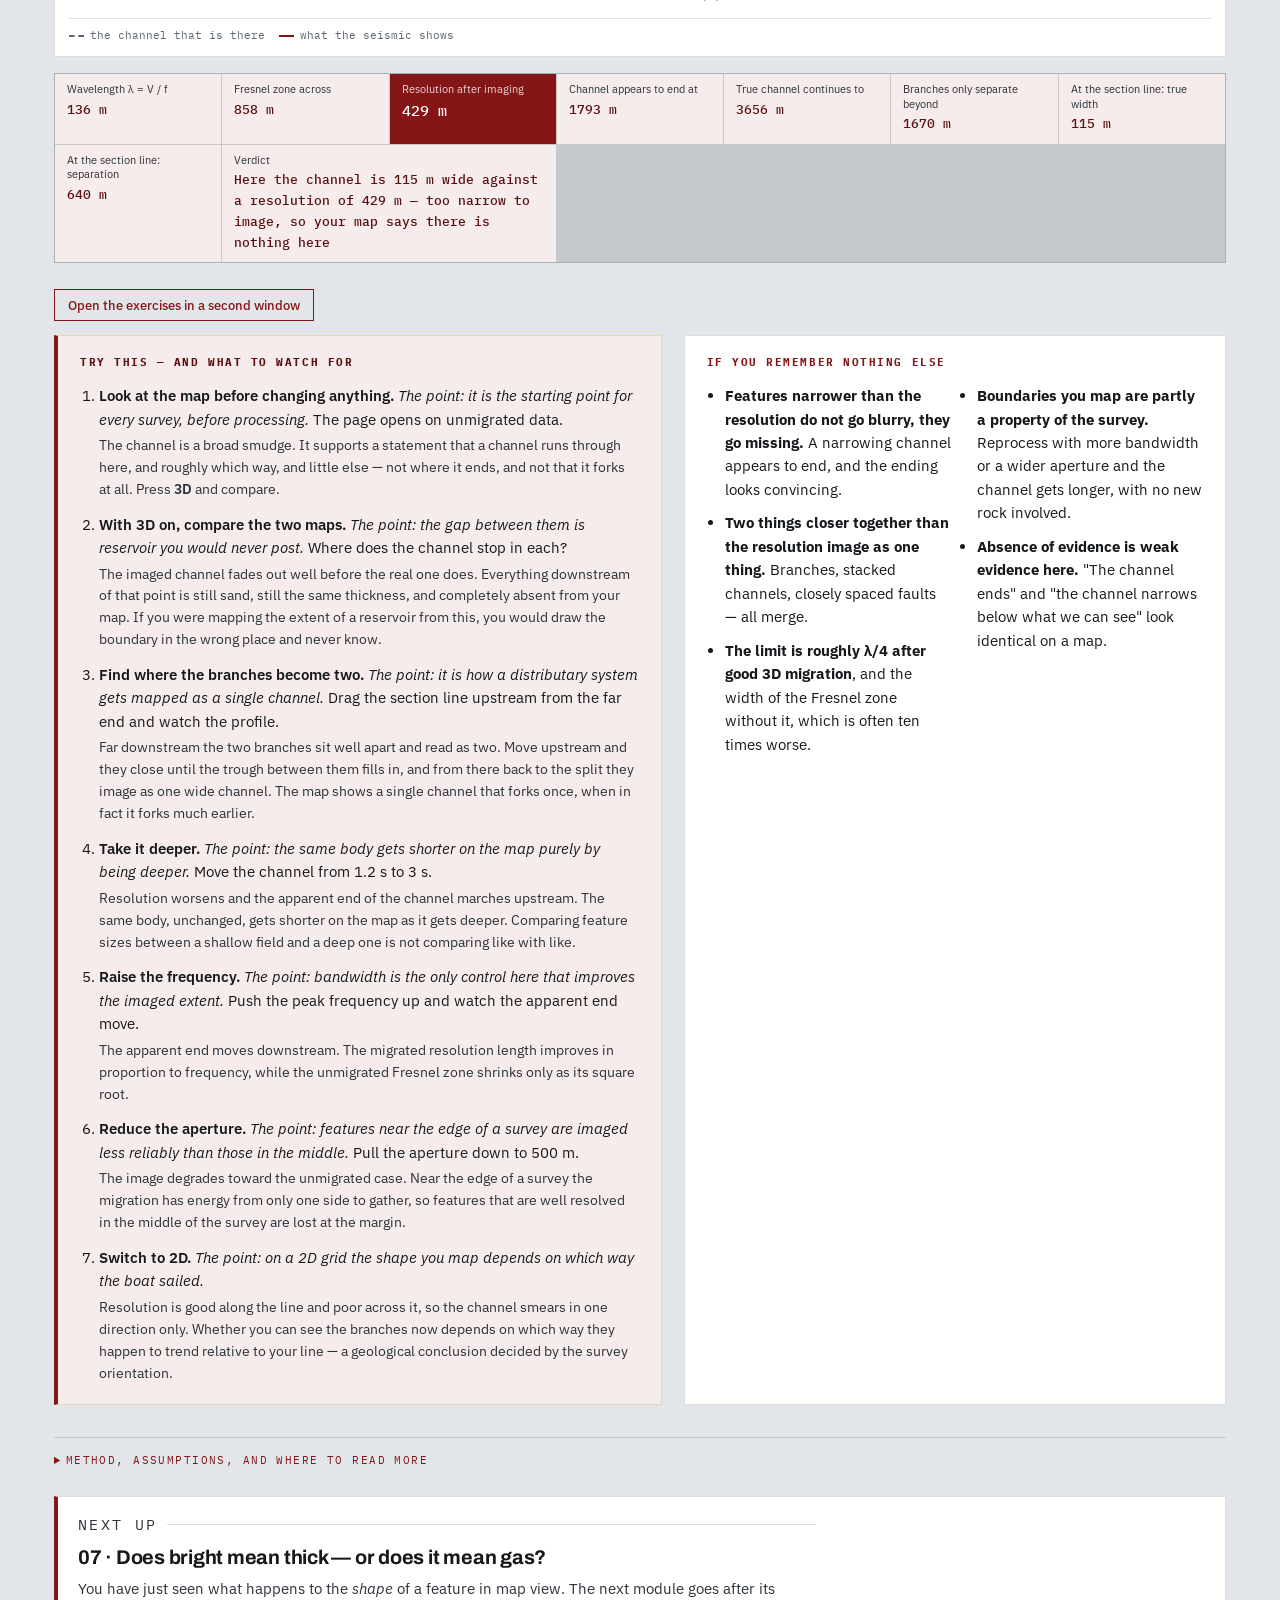
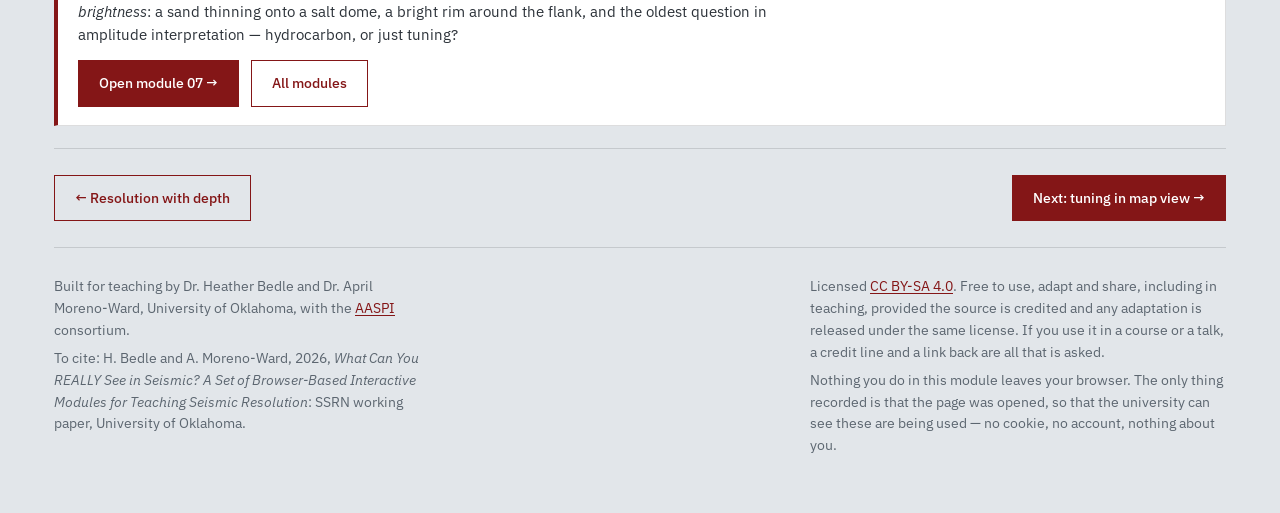
<file: modules/mapres.html>
<!DOCTYPE html>
<html lang="en">
<head>
<meta charset="utf-8">
<meta name="viewport" content="width=device-width, initial-scale=1">
<title>Resolution in map view — What Can You REALLY See in Seismic?</title>
<meta name="description" content="A channel that narrows and splits in two: where it appears to end, and where two distributaries stop looking like one.">
<link rel="preconnect" href="https://fonts.googleapis.com">
<link rel="preconnect" href="https://fonts.gstatic.com" crossorigin>
<link href="https://fonts.googleapis.com/css2?family=Archivo:wght@600;700;800&family=IBM+Plex+Mono:wght@400;500&family=IBM+Plex+Sans:wght@400;500;600&display=swap" rel="stylesheet">
<link rel="stylesheet" href="../assets/style.css">
</head>
<body>

<div class="wrap">
  <header class="masthead">
    <a class="brand" href="../index.html"><span class="dot"></span>What can you <b>really</b> see in seismic?</a>
    <nav>
      <a href="../index.html">All modules</a>
      <a href="#notes">Method &amp; references</a>
    </nav>
  </header>

  <div class="mod-head">
    <p class="eyebrow">Module 06 &nbsp;·&nbsp; Horizontal resolution in practice</p>
    <h1>Where does my channel really end?</h1>
    <p class="sub">Module 04 shrank two points down until they became one. Here is the same limit acting on
      something you would actually map: a channel that narrows downstream and splits into two distributaries.
      Watch the point where it appears to stop, and the point where the two branches stop looking like one.
      Neither of those places is in the geology — they are in the acquisition.</p>
  </div>

  <!-- ============================ THE IDEA FIRST =========================== -->
  <div class="teach" style="padding-top:6px">
    <div class="tryit">
      <h3>Two ways a feature goes missing</h3>
      <p style="margin-top:0;font-size:14.5px">Module 04 slid two point features together until they imaged as
        one. The same limit applies to a mapped body in two separate ways.</p>
      <p style="font-size:14.5px"><b>Too narrow.</b> A channel narrower than the resolution length does not
        image as a blurred channel. It <em>disappears</em>, and the map shows it stopping.</p>
      <p style="font-size:14.5px;margin-bottom:0"><b>Too close together.</b> Two branches nearer than the
        resolution image as one channel. The map shows a single channel that forks late, when it actually
        forked much earlier.</p>
    </div>
    <div class="takeaway">
      <h3>Why both failures are hard to spot</h3>
      <p style="margin-top:0;font-size:14.5px">Neither failure leaves a visible sign on the map. There is no
        blurred patch and no marked edge of the data. A channel that drops below the resolution length looks
        the same as a channel that ends.</p>
      <p style="font-size:14.5px">The boundary drawn is therefore partly a property of the survey rather
        than of the rock. Reprocess with more bandwidth or a wider aperture and the same channel gets
        longer.</p>
      <p style="font-size:14.5px;margin-bottom:0">The page opens on <b>unmigrated</b> data, which is where
        every survey starts. Read what can be said from it before pressing 3D.</p>
    </div>
  </div>

  <!-- ============================== CONTROLS ============================== -->
  <section class="controls">
    <div class="ctl-col">
      <h2>The channel</h2>
      <div class="ctl">
        <label for="w0">Trunk width <span class="val" id="w0V">900 m</span></label>
        <input type="range" id="w0" min="150" max="2000" step="25" value="900">
      </div>
      <div class="ctl">
        <label for="wend">Width at the branch tips <span class="val" id="wendV">0 m</span></label>
        <input type="range" id="wend" min="0" max="500" step="5" value="0">
      </div>
      <div class="ctl">
        <label for="div">How far the branches spread <span class="val" id="divV">700 m</span></label>
        <input type="range" id="div" min="60" max="1600" step="20" value="700">
      </div>
    </div>

    <div class="ctl-col">
      <h2>The data</h2>
      <div class="ctl">
        <label for="t0">Two-way time to the channel <span class="val" id="t0V">1.80 s</span></label>
        <input type="range" id="t0" min="0.2" max="3" step="0.05" value="1.8">
      </div>
      <div class="ctl">
        <label for="freq">Peak frequency <span class="val" id="freqV">22 Hz</span></label>
        <input type="range" id="freq" min="8" max="70" step="1" value="22">
      </div>
      <div class="ctl">
        <label for="vel">Velocity <span class="val" id="velV">3000 m/s</span></label>
        <input type="range" id="vel" min="1500" max="5000" step="50" value="3000">
      </div>
    </div>

    <div class="ctl-col">
      <h2>Migration</h2>
      <div class="ctl">
        <div class="seg" role="group" aria-label="Migration state">
          <button type="button" id="mNone" aria-pressed="true">Unmigrated</button>
          <button type="button" id="m2D" aria-pressed="false">2D</button>
          <button type="button" id="m3D" aria-pressed="false">3D</button>
        </div>
      </div>
      <div class="ctl">
        <label for="ap">Migration aperture <span class="val" id="apV">1200 m</span></label>
        <input type="range" id="ap" min="150" max="8000" step="50" value="1200">
      </div>
      <label class="check"><input type="checkbox" id="showEnd" checked> Mark where it appears to end</label>
      <label class="check"><input type="checkbox" id="showTrue" checked> Outline the true channel</label>
    </div>

    <div class="ctl-col">
      <h2>Display</h2>
      <div class="ctl">
        <label for="units">Units</label>
        <select id="units"><option value="m">Meters</option><option value="ft">Feet</option></select>
      </div>
      <button class="btn ghost small" id="copyBtn" type="button">Copy link to this setup</button>
      <button class="btn ghost small" id="pngBtn" type="button">Save the imaged map as PNG</button>
      <button class="btn ghost small" id="resetBtn" type="button">Reset</button>
    </div>
  </section>

  <!-- ================================ MAPS ================================ -->
  <section class="plot" style="margin-top:18px">
    <div class="plot-head">
      <h3>The channel, and the channel you would map</h3>
      <span class="hint">Click either map to move the section line</span>
    </div>
    <div class="sec-row" id="mapRow">
      <div class="panel-col">
        <p class="sublabel"><b>1</b> The channel that is there
          <span class="note">sand, everywhere inside the outline</span></p>
        <canvas id="trueCanvas" aria-label="Map of the true channel"></canvas>
      </div>
      <div class="panel-col">
        <p class="sublabel"><b>2</b> The channel the seismic shows
          <span class="note" id="imgNote">after imaging</span></p>
        <canvas id="imgCanvas" aria-label="Imaged channel map"></canvas>
      </div>
    </div>
    <div class="legend" id="mapLegend"></div>
  </section>

  <section class="plot" style="margin-top:18px">
    <div class="plot-head">
      <h3>Across the channel at your section line</h3>
      <span class="hint">Grey is the truth, crimson is what you would see</span>
    </div>
    <canvas id="profCanvas" aria-label="Profile across the channel, true versus imaged"></canvas>
    <div class="legend" id="profLegend"></div>
  </section>

  <div class="stats">
    <div class="stat"><span>Wavelength λ = V / f</span><b id="rLam">— m</b></div>
    <div class="stat"><span>Fresnel zone across</span><b id="rFres">— m</b></div>
    <div class="stat key"><span>Resolution after imaging</span><b id="rRes">— m</b></div>
    <div class="stat"><span>Channel appears to end at</span><b id="rEnd">—</b></div>
    <div class="stat"><span>True channel continues to</span><b id="rTrueEnd">—</b></div>
    <div class="stat"><span>Branches only separate beyond</span><b id="rSplit">—</b></div>
    <div class="stat"><span>At the section line: true width</span><b id="rW">—</b></div>
    <div class="stat"><span>At the section line: separation</span><b id="rSep">—</b></div>
    <div class="stat wide"><span>Verdict</span><b id="rVerdict">—</b></div>
  </div>

  <!-- ============================== TEACHING ============================== -->
  <div class="teach-head">
    <button class="btn ghost small" id="popBtn" type="button">Open the exercises in a second window</button>
    <span class="hint" id="popNote"></span>
  </div>
  <div class="teach" id="teach">
    <div class="tryit">
      <h3>Try this — and what to watch for</h3>
      <ol>
        <li><b>Look at the map before changing anything.</b> <em>The point: it is the starting point for every survey, before processing.</em> The page opens on unmigrated data.
          <span class="ans">The channel is a broad smudge. It supports a statement that a channel runs
            through here, and roughly which way, and little else — not where it ends, and not that it forks
            at all. Press <b>3D</b> and compare.</span></li>
        <li><b>With 3D on, compare the two maps.</b> <em>The point: the gap between them is reservoir you would never post.</em> Where does the channel stop in each?
          <span class="ans">The imaged channel fades out well before the real one does. Everything downstream
            of that point is still sand, still the same thickness, and completely absent from your map. If
            you were mapping the extent of a reservoir from this, you would draw the boundary in the wrong
            place and never know.</span></li>
        <li><b>Find where the branches become two.</b> <em>The point: it is how a distributary system gets mapped as a single channel.</em> Drag the section line upstream from the far end and
          watch the profile.
          <span class="ans">Far downstream the two branches sit well apart and read as two. Move upstream and
            they close until the trough between them fills in, and from there back to the split they image as
            one wide channel. The map shows a single channel that forks once, when in fact it forks much
            earlier.</span></li>
        <li><b>Take it deeper.</b> <em>The point: the same body gets shorter on the map purely by being deeper.</em> Move the channel from 1.2 s to 3 s.
          <span class="ans">Resolution worsens and the apparent end of the channel marches upstream. The same
            body, unchanged, gets shorter on the map as it gets deeper. Comparing feature sizes between a
            shallow field and a deep one is not comparing like with like.</span></li>
        <li><b>Raise the frequency.</b> <em>The point: bandwidth is the only control here that improves the imaged extent.</em> Push the peak frequency up and watch the apparent end move.
          <span class="ans">The apparent end moves downstream. The migrated resolution length improves in
            proportion to frequency, while the unmigrated Fresnel zone shrinks only as its square root.</span></li>
        <li><b>Reduce the aperture.</b> <em>The point: features near the edge of a survey are imaged less reliably than those in the middle.</em> Pull the aperture down to 500 m.
          <span class="ans">The image degrades toward the unmigrated case. Near the edge of a survey the
            migration has energy from only one side to gather, so features that are well resolved in the
            middle of the survey are lost at the margin.</span></li>
        <li><b>Switch to 2D.</b> <em>The point: on a 2D grid the shape you map depends on which way the boat sailed.</em>
          <span class="ans">Resolution is good along the line and poor across it, so the channel smears in
            one direction only. Whether you can see the branches now depends on which way they happen to
            trend relative to your line — a geological conclusion decided by the survey orientation.</span></li>
      </ol>
    </div>

    <div class="takeaway">
      <h3>If you remember nothing else</h3>
      <ul>
        <li><b>Features narrower than the resolution do not go blurry, they go missing.</b> A narrowing
          channel appears to end, and the ending looks convincing.</li>
        <li><b>Two things closer together than the resolution image as one thing.</b> Branches, stacked
          channels, closely spaced faults — all merge.</li>
        <li><b>The limit is roughly λ/4 after good 3D migration</b>, and the width of the Fresnel zone without
          it, which is often ten times worse.</li>
        <li><b>Boundaries you map are partly a property of the survey.</b> Reprocess with more bandwidth or a
          wider aperture and the channel gets longer, with no new rock involved.</li>
        <li><b>Absence of evidence is weak evidence here.</b> "The channel ends" and "the channel narrows
          below what we can see" look identical on a map.</li>
      </ul>
    </div>
  </div>

  <details class="notes" id="notes">
    <summary>Method, assumptions, and where to read more</summary>
    <p>The channel is drawn as a map of amplitude: uniform inside the body, zero outside, so that thickness
      and tuning are held out of it and only horizontal resolution is on trial. Module 07 does the opposite
      and holds width fixed while thickness varies.</p>
    <p>Imaging is done as a low-pass filter in the wavenumber domain, using the two-dimensional FFT: spatial
      detail finer than the resolution length is removed, everything coarser is kept, with a raised-cosine
      taper across the cutoff. That is what a band-limited image is. The cutoff is calibrated so that two
      features separated by exactly the stated resolution are on the point of separating — checked against
      the model across a factor of eight in scale, where the split occurs between 0.96 and 1.02 times the
      quoted number.</p>
    <p>The resolution length itself is the same as module 04: the Fresnel zone radius
      <span class="k">(V/2)·√(t/f)</span> without migration, and <span class="k">λ/(4 sin θ)</span> with it,
      where θ is the largest angle the aperture allows. In 2D the filter is applied along the line only, so
      the cross-line direction keeps the Fresnel limit.</p>
    <p>Left out: noise, tuning, velocity error, dip, migration artifacts, and the fact that a real channel
      has a fill whose properties change along it. Every one of them makes the edge harder to find, not
      easier.</p>
    <ul>
      <li>Brown, A.R., 2011, <em>Interpretation of Three-Dimensional Seismic Data</em>, 7th ed.:
        AAPG Memoir 42 / SEG Investigations in Geophysics No. 9.</li>
      <li>Chen, J., and Schuster, G.T., 1999, Resolution limits of migrated images:
        <em>Geophysics</em>, 64, 1046–1053.</li>
      <li>Lindsey, J.P., 1989, The Fresnel zone and its interpretive significance:
        <em>The Leading Edge</em>, 8, 33–39.</li>
      <li>Zeng, H., and Hentz, T.F., 2004, High-frequency sequence stratigraphy from seismic
        sedimentology: applied to Miocene, Vermilion Block 50, Tiger Shoal area, offshore
        Louisiana: <em>AAPG Bulletin</em>, 88, 153–174.</li>
      <li>For anything unfamiliar, the SEG Wiki hosts Sheriff's <em>Encyclopedic Dictionary of Applied
        Geophysics</em> free at <a href="https://wiki.seg.org/wiki/Dictionary">wiki.seg.org/wiki/Dictionary</a>.</li>
    </ul>
  </details>

  <section class="nextup">
    <p class="eyebrow">Next up</p>
    <h3><a href="mapview.html">07 · Does bright mean thick — or does it mean gas?</a></h3>
    <p>You have just seen what happens to the <em>shape</em> of a feature in map view. The next module goes
      after its <em>brightness</em>: a sand thinning onto a salt dome, a bright rim around the flank, and the
      oldest question in amplitude interpretation — hydrocarbon, or just tuning?</p>
    <a class="btn" href="mapview.html">Open module 07 →</a>
    <a class="btn ghost" href="../index.html">All modules</a>
  </section>

  <div class="pager">
    <a class="btn ghost" href="depth.html">← Resolution with depth</a>
    <a class="btn" href="mapview.html">Next: tuning in map view →</a>
  </div>

  <footer>
    <div class="foot-grid">
      <div style="flex:1 1 330px;max-width:46ch">
        <p>Built for teaching by Dr. Heather Bedle and Dr. April Moreno-Ward, University of Oklahoma,
          with the <a href="https://www.ou.edu/mcee/labs/aaspi">AASPI</a> consortium.</p>
        <p>To cite: H. Bedle and A. Moreno-Ward, 2026, <i>What Can You REALLY See in Seismic? A Set of
          Browser-Based Interactive Modules for Teaching Seismic Resolution</i>: SSRN working paper,
          University of Oklahoma.</p>
      </div>
      <div style="flex:1 1 330px;max-width:52ch">
        <p>Licensed <a href="https://creativecommons.org/licenses/by-sa/4.0/">CC BY-SA 4.0</a>. Free to
          use, adapt and share, including in teaching, provided the source is credited and any adaptation
          is released under the same license. If you use it in a course or a talk, a credit line and a
          link back are all that is asked.</p>
        <p>Nothing you do in this module leaves your browser. The only thing recorded is that
          the page was opened, so that the university can see these are being used &mdash; no cookie, no
          account, nothing about you.</p>
      </div>
    </div>
  </footer>
</div>

<script src="../assets/count.js"></script>
<script src="../assets/seismic.js"></script>
<script>
(function () {
  'use strict';

  const DEF = {
    w0: 900, wend: 0, div: 700,
    t0: 1.8, f: 22, v: 3000, ap: 1200, mig: 'none',
    end: true, truth: true, units: 'm', px: 0.72,
  };
  let S = SEIS.readState(DEF);

  const $ = (id) => document.getElementById(id);
  const clamp = (v, a, b) => Math.max(a, Math.min(b, v));
  const CRIMSON = '#841617', TEAL = '#0B7285', SLATE = '#5C6670', OCHRE = '#8A6D1F';

  const NX = 256, NY = 128;      // powers of two, for the FFT
  const FSPLIT = 0.34;           // where the trunk divides
  // The channel used to begin abruptly a little way in from the left. A hard
  // edge like that rings when the image is band-limited, which is what put the
  // vertical banding across the upstream end, and because the transform is
  // circular the same edge wrapped round and interfered from the right too.
  // The model now starts at the very left of the grid and fades in inside a
  // margin that is never displayed, so the channel just runs off the side.
  const FX0 = 0.17;              // display starts here; left of it is margin
  const EDGE_W = 0.075;          // the model fades in over this much of the grid
  // Calibrated so that two features exactly one resolution length apart are on
  // the point of separating. A textbook Rayleigh cutoff of 0.61/res puts the
  // split at 1.16 times the stated number, which would make the panel and the
  // readout disagree.
  const KC = 0.708;

  const U = () => SEIS.UNITS[S.units];
  const uL = (m) => m * U().len;
  const fmtL = (m, d) => uL(m).toFixed(d === undefined ? 0 : d) + ' ' + U().lab;

  const RAMP = [[252,251,248],[226,236,238],[170,208,216],[96,168,188],[38,116,146],[16,58,84]];
  function shade(u) {
    const p = clamp(u, 0, 1) * (RAMP.length - 1);
    const i = Math.min(RAMP.length - 2, Math.floor(p)), f = p - i;
    const a = RAMP[i], b = RAMP[i + 1];
    return [Math.round(a[0] + (b[0] - a[0]) * f),
            Math.round(a[1] + (b[1] - a[1]) * f),
            Math.round(a[2] + (b[2] - a[2]) * f)];
  }

  /* ------------------------------ geometry ----------------------------- */

  function domain() {
    const XD = clamp(Math.max(5 * S.w0, 3.4 * S.div + 3 * S.wend, 3000), 2000, 16000);
    return { XD, YD: XD * NY / NX };   // square cells, so the filter stays isotropic
  }

  // trunk width, and the two branch centerlines and widths, at a position along
  // the map. Returns null upstream or downstream of the body.
  // amplitude taper inside the hidden margin, so nothing has a hard edge
  function edgeRamp(fx) {
    if (fx <= 0) return 0;
    if (fx >= EDGE_W) return 1;
    return 0.5 - 0.5 * Math.cos(Math.PI * fx / EDGE_W);
  }

  function shapeAt(fx, D) {
    if (fx < 0 || fx > 0.985) return null;
    // a gentle meander, so the body reads as a channel rather than a wedge
    const yc = D.YD / 2 + 0.085 * D.YD * Math.sin(2 * Math.PI * fx * 1.25);
    const wSplit = Math.max(S.wend * 2.4, S.w0 * 0.62);
    if (fx < FSPLIT) {
      const t = fx / FSPLIT;
      return { kind: 'trunk', lines: [{ y: yc, w: S.w0 + (wSplit - S.w0) * t }] };
    }
    // Each branch starts half the trunk width and already half-offset, so the
    // two of them exactly fill the trunk at the split and the body stays
    // continuous instead of stepping in.
    const t = (fx - FSPLIT) / (0.985 - FSPLIT);
    const wb = (wSplit * 0.5) + (S.wend - wSplit * 0.5) * t;
    if (wb <= 0.5) return null;
    const off = (wSplit * 0.5 + S.div * Math.pow(t, 1.25)) / 2;
    return { kind: 'branches', lines: [{ y: yc - off, w: wb }, { y: yc + off, w: wb }], sep: 2 * off, wb };
  }

  function trueAt(fx, fy, D) {
    const s = shapeAt(fx, D);
    if (!s) return 0;
    const y = fy * D.YD;
    for (const L of s.lines) if (Math.abs(y - L.y) <= L.w / 2) return edgeRamp(fx);
    return 0;
  }

  /* ------------------------------- physics ----------------------------- */

  function resolution() {
    const lam = S.v / S.f;
    const z = S.v * S.t0 / 2;
    const fres = (S.v / 2) * Math.sqrt(S.t0 / S.f);
    const theta = Math.atan(S.ap / z);
    const rMig = Math.max(lam / 4, lam / (4 * Math.max(Math.sin(theta), 1e-3)));
    const inl = S.mig === 'none' ? fres : rMig;
    const crs = S.mig === '3d' ? rMig : fres;
    return { lam, z, fres, theta, rMig, inl, crs };
  }

  /* ------------------- band-limiting, done in the FFT ------------------- */

  function bandLimit(src, D, R) {
    const re = new Float64Array(NX * NY), im = new Float64Array(NX * NY);
    re.set(src);
    const rr = new Float64Array(NX), ri = new Float64Array(NX);
    for (let iy = 0; iy < NY; iy++) {
      for (let ix = 0; ix < NX; ix++) { rr[ix] = re[iy * NX + ix]; ri[ix] = im[iy * NX + ix]; }
      SEIS.fft(rr, ri, false);
      for (let ix = 0; ix < NX; ix++) { re[iy * NX + ix] = rr[ix]; im[iy * NX + ix] = ri[ix]; }
    }
    const cr = new Float64Array(NY), ci = new Float64Array(NY);
    for (let ix = 0; ix < NX; ix++) {
      for (let iy = 0; iy < NY; iy++) { cr[iy] = re[iy * NX + ix]; ci[iy] = im[iy * NX + ix]; }
      SEIS.fft(cr, ci, false);
      for (let iy = 0; iy < NY; iy++) { re[iy * NX + ix] = cr[iy]; im[iy * NX + ix] = ci[iy]; }
    }
    const dx = D.XD / NX, dy = D.YD / NY;
    const kcx = KC / R.inl, kcy = KC / R.crs;
    for (let iy = 0; iy < NY; iy++) {
      const ky = Math.abs((iy <= NY / 2 ? iy : iy - NY) / (NY * dy));
      for (let ix = 0; ix < NX; ix++) {
        const kx = Math.abs((ix <= NX / 2 ? ix : ix - NX) / (NX * dx));
        const q = Math.hypot(kx / kcx, ky / kcy);
        let w;
        if (q <= 1) w = 1;
        else if (q >= 1.15) w = 0;
        else w = 0.5 + 0.5 * Math.cos(Math.PI * (q - 1) / 0.15);
        re[iy * NX + ix] *= w; im[iy * NX + ix] *= w;
      }
    }
    for (let ix = 0; ix < NX; ix++) {
      for (let iy = 0; iy < NY; iy++) { cr[iy] = re[iy * NX + ix]; ci[iy] = im[iy * NX + ix]; }
      SEIS.fft(cr, ci, true);
      for (let iy = 0; iy < NY; iy++) { re[iy * NX + ix] = cr[iy]; im[iy * NX + ix] = ci[iy]; }
    }
    for (let iy = 0; iy < NY; iy++) {
      for (let ix = 0; ix < NX; ix++) { rr[ix] = re[iy * NX + ix]; ri[ix] = im[iy * NX + ix]; }
      SEIS.fft(rr, ri, true);
      for (let ix = 0; ix < NX; ix++) re[iy * NX + ix] = rr[ix];
    }
    return re;
  }

  /* ----------------------------- computation --------------------------- */

  let CACHE = {};

  function compute() {
    const D = domain(), R = resolution();
    const truth = new Float32Array(NX * NY);
    for (let iy = 0; iy < NY; iy++)
      for (let ix = 0; ix < NX; ix++)
        truth[iy * NX + ix] = trueAt((ix + 0.5) / NX, (iy + 0.5) / NY, D);
    const img = bandLimit(truth, D, R);

    const sample = (fx, y) => {
      const ix = clamp(Math.round(fx * NX - 0.5), 0, NX - 1);
      const iy = clamp(Math.round((y / D.YD) * NY - 0.5), 0, NY - 1);
      return img[iy * NX + ix];
    };

    // where the imaged channel fades below half its full-width value
    // Walk downstream and find where the imaged channel fades below half its
    // full-width brightness. The leading edge is also soft, so nothing counts
    // as an ending until the channel has first been imaged properly.
    let endFx = null, seen = false, trueEndFx = 0.04;
    for (let i = 0; i < NX; i++) {
      const fx = (i + 0.5) / NX;
      const s = shapeAt(fx, D);
      if (!s) continue;
      trueEndFx = fx;
      const best = Math.max.apply(null, s.lines.map((L) => sample(fx, L.y)));
      if (best >= 0.75) seen = true;
      else if (seen && best < 0.5 && endFx === null) endFx = fx;
    }

    // The most upstream place the two branches read as two, found by walking
    // downstream from the fork until a trough opens between them.
    //
    // This used to walk the other way, starting at the last column of the grid.
    // That column sits past the end of the channel, so the shape lookup came
    // back empty and the loop broke on its first step every single time — the
    // readout could only ever say "never".
    let splitFx = null;
    for (let i = 0; i < NX; i++) {
      const fx = (i + 0.5) / NX;
      if (fx < FSPLIT) continue;
      const sh = shapeAt(fx, D);
      if (!sh || sh.kind !== 'branches') continue;
      const ix = clamp(Math.round(fx * NX - 0.5), 0, NX - 1);
      const col = [];
      for (let iy = 0; iy < NY; iy++) col.push(img[iy * NX + ix]);
      if (twoPeaks(col)) { splitFx = fx; break; }
    }

    // everything reported is in display coordinates, measured from the left
    // edge of what the student can actually see
    const ix0 = Math.round(FX0 * NX);
    const toDisp = (fx) => (fx === null ? null : (fx - FX0) * D.XD);
    CACHE = { D, R, truth, img, endFx, trueEndFx, splitFx, sample, ix0, toDisp,
              dispW: (1 - FX0) * D.XD };
  }

  function twoPeaks(p) {
    const pk = [];
    for (let i = 1; i < p.length - 1; i++) if (p[i] > p[i - 1] && p[i] >= p[i + 1] && p[i] > 0.15) pk.push(i);
    if (pk.length < 2) return false;
    pk.sort((a, b) => p[b] - p[a]);
    const pr = [pk[0], pk[1]].sort((a, b) => a - b);
    if (p[pr[1]] < 0.5 * p[pr[0]]) return false;
    let dip = Infinity;
    for (let i = pr[0]; i <= pr[1]; i++) dip = Math.min(dip, p[i]);
    return dip < 0.8 * Math.min(p[pr[0]], p[pr[1]]);
  }

  /* ------------------------------- layout ------------------------------ */

  function layout() {
    const box = $('trueCanvas').closest('.plot');
    const W = Math.max(300, box.clientWidth - 28);
    const stacked = W < 720;
    return { stacked, each: stacked ? W : Math.floor((W - 10) / 2), W };
  }

  /* ------------------------------ drawing ------------------------------ */

  function drawMap(id, data, L, isImg) {
    const w = L.each, h = clamp(Math.round(w * 0.52), 190, 300);
    const ctx = SEIS.fitCanvas($(id), w, h);
    ctx.clearRect(0, 0, w, h);
    const m = { l: 50, r: 12, t: 8, b: 38 };
    const rect = { x: m.l, y: m.t, w: w - m.l - m.r, h: h - m.t - m.b };
    const { D, endFx, splitFx } = CACHE;

    const ix0 = CACHE.ix0, NXD = NX - ix0;
    const off = document.createElement('canvas');
    off.width = NXD; off.height = NY;
    const octx = off.getContext('2d');
    const img = octx.createImageData(NXD, NY);
    let mx = 1e-9;
    for (let i = 0; i < data.length; i++) mx = Math.max(mx, data[i]);
    for (let iy = 0; iy < NY; iy++) {
      for (let ix = 0; ix < NXD; ix++) {
        const c = shade(data[iy * NX + ix + ix0] / mx);
        const q = iy * NXD + ix;
        img.data[q * 4] = c[0]; img.data[q * 4 + 1] = c[1];
        img.data[q * 4 + 2] = c[2]; img.data[q * 4 + 3] = 255;
      }
    }
    octx.putImageData(img, 0, 0);
    ctx.save();
    ctx.imageSmoothingEnabled = true; ctx.imageSmoothingQuality = 'high';
    ctx.drawImage(off, rect.x, rect.y, rect.w, rect.h);
    ctx.restore();

    // the true outline, so the two panels can be compared directly
    if (S.truth && isImg) {
      ctx.save();
      ctx.strokeStyle = 'rgba(22,25,28,.55)'; ctx.lineWidth = 1.1;
      ctx.setLineDash([4, 3]);
      [-1, 1].forEach((side) => {
        [0, 1].forEach((branch) => {
          ctx.beginPath();
          let pen = false;
          for (let i = CACHE.ix0; i < NX; i++) {
            const fx = (i + 0.5) / NX;
            const s = shapeAt(fx, D);
            if (!s) { if (pen) { ctx.stroke(); pen = false; } continue; }
            const Lline = s.lines[Math.min(branch, s.lines.length - 1)];
            const y = Lline.y + side * Lline.w / 2;
            const px = rect.x + ((fx - FX0) / (1 - FX0)) * rect.w;
            const py = rect.y + (y / D.YD) * rect.h;
            pen ? ctx.lineTo(px, py) : ctx.moveTo(px, py);
            pen = true;
          }
          if (pen) ctx.stroke();
        });
      });
      ctx.restore();
    }

    if (S.end && isImg) {
      if (endFx !== null) {
        const x = rect.x + ((endFx - FX0) / (1 - FX0)) * rect.w;
        SEIS.dashedLine(ctx, x, rect.y, x, rect.y + rect.h, CRIMSON, [5, 4], 1.8);
        SEIS.tag(ctx, x + 4, rect.y + 11, 'looks like it ends', CRIMSON);
      }
      if (splitFx !== null) {
        const x = rect.x + ((splitFx - FX0) / (1 - FX0)) * rect.w;
        SEIS.dashedLine(ctx, x, rect.y, x, rect.y + rect.h, OCHRE, [3, 3], 1.5);
        SEIS.tag(ctx, x + 4, rect.y + rect.h - 11, 'two from here on', OCHRE);
      }
    }

    const sx = rect.x + ((S.px - FX0) / (1 - FX0)) * rect.w;
    ctx.save();
    ctx.strokeStyle = TEAL; ctx.lineWidth = 1.6;
    ctx.beginPath(); ctx.moveTo(sx, rect.y); ctx.lineTo(sx, rect.y + rect.h); ctx.stroke();
    ctx.restore();

    SEIS.frame(ctx, rect);
    SEIS.axisBottom(ctx, rect, 0, uL(CACHE.dispW), 'Distance (' + U().lab + ')', (v) => v.toFixed(0));
    SEIS.axisLeft(ctx, rect, 0, uL(D.YD), '', (v) => v.toFixed(0));
    CACHE[isImg ? 'imgRect' : 'trueRect'] = rect;
  }

  function drawProfile() {
    const w = Math.max(300, $('profCanvas').closest('.plot').clientWidth - 28);
    const h = 200;
    const ctx = SEIS.fitCanvas($('profCanvas'), w, h);
    ctx.clearRect(0, 0, w, h);
    const m = { l: 58, r: 14, t: 10, b: 42 };
    const rect = { x: m.l, y: m.t, w: w - m.l - m.r, h: h - m.t - m.b };
    ctx.fillStyle = '#fff'; ctx.fillRect(rect.x, rect.y, rect.w, rect.h);
    const { D, img, truth } = CACHE;

    const ix = clamp(Math.round(S.px * NX - 0.5), CACHE.ix0, NX - 1);
    const tp = [], ip = [];
    let mx = 1e-9;
    for (let iy = 0; iy < NY; iy++) { tp.push(truth[iy * NX + ix]); const v = img[iy * NX + ix]; ip.push(v); mx = Math.max(mx, v); }
    const scale = Math.max(mx, 1);

    const xOf = (iy) => rect.x + (iy / (NY - 1)) * rect.w;
    const yOf = (v) => rect.y + rect.h * (0.9 - 0.8 * v);

    ctx.save();
    ctx.strokeStyle = 'rgba(92,102,112,.35)'; ctx.lineWidth = 1;
    ctx.beginPath(); ctx.moveTo(rect.x, yOf(0)); ctx.lineTo(rect.x + rect.w, yOf(0)); ctx.stroke();
    ctx.restore();
    SEIS.dashedLine(ctx, rect.x, yOf(0.5), rect.x + rect.w, yOf(0.5), 'rgba(132,22,23,.4)', [3, 4], 1);

    const line = (arr, color, width, dash, div) => {
      ctx.save();
      if (dash) ctx.setLineDash(dash);
      ctx.strokeStyle = color; ctx.lineWidth = width;
      ctx.beginPath();
      arr.forEach((v, i) => {
        const x = xOf(i), y = yOf(v / div);
        i === 0 ? ctx.moveTo(x, y) : ctx.lineTo(x, y);
      });
      ctx.stroke(); ctx.restore();
    };
    line(tp, 'rgba(92,102,112,.9)', 1.6, [5, 4], 1);
    line(ip, CRIMSON, 2.2, null, scale);

    SEIS.frame(ctx, rect);
    SEIS.axisBottom(ctx, rect, 0, uL(D.YD), 'Across the channel (' + U().lab + ')', (v) => v.toFixed(0));
    SEIS.axisLeft(ctx, rect, -0.12, 1.12, 'Amplitude', (v) => v.toFixed(1), { flip: true });
  }

  /* ------------------------------ readouts ----------------------------- */

  function updateLegend() {
    $('imgNote').textContent = S.mig === 'none' ? 'no migration — the Fresnel zone is all you get'
      : S.mig === '2d' ? 'after 2D migration, sharp along the line only'
      : 'after 3D migration';
    $('mapLegend').innerHTML =
      '<span><i style="border-color:' + TEAL + '"></i>section line</span>' +
      (S.truth ? '<span><i style="border-color:#16191C;border-top-style:dashed"></i>true channel edge</span>' : '') +
      (S.end ? '<span><i style="border-color:' + CRIMSON + ';border-top-style:dashed"></i>where it appears to end</span>' +
               '<span><i style="border-color:' + OCHRE + ';border-top-style:dashed"></i>where two branches appear</span>' : '');
    $('profLegend').innerHTML =
      '<span><i style="border-color:#5C6670;border-top-style:dashed"></i>the channel that is there</span>' +
      '<span><i style="border-color:' + CRIMSON + '"></i>what the seismic shows</span>';
  }

  function updateStats() {
    const { D, R, endFx, trueEndFx, splitFx } = CACHE;
    $('rLam').textContent = fmtL(R.lam);
    $('rFres').textContent = fmtL(2 * R.fres);
    $('rRes').textContent = S.mig === '2d'
      ? fmtL(R.inl) + ' \u00d7 ' + fmtL(R.crs) : fmtL(R.inl);
    $('rEnd').textContent = endFx === null ? 'it does not fade out' : fmtL(CACHE.toDisp(endFx));
    $('rTrueEnd').textContent = fmtL(CACHE.toDisp(trueEndFx));
    $('rSplit').textContent = splitFx === null ? 'never — they read as one channel'
                                              : fmtL(CACHE.toDisp(splitFx));

    const s = shapeAt(S.px, D);
    if (!s) {
      $('rW').textContent = 'off the channel'; $('rSep').textContent = '—';
      $('rVerdict').textContent = 'Section line is off the channel. Click on the map to move it.';
      return;
    }
    $('rW').textContent = fmtL(s.lines[0].w);
    $('rSep').textContent = s.kind === 'branches' ? fmtL(s.sep) : 'single channel here';

    const wRatio = s.lines[0].w / R.crs;
    const lost = endFx !== null && S.px > endFx;
    const merged = s.kind === 'branches' && (splitFx === null || S.px < splitFx);
    $('rVerdict').textContent = lost
      ? 'Here the channel is ' + fmtL(s.lines[0].w) + ' wide against a resolution of ' + fmtL(R.crs) +
        ' — too narrow to image, so your map says there is nothing here'
      : merged
        ? 'Two branches ' + fmtL(s.sep) + ' apart, closer than the ' + fmtL(R.crs) +
          ' resolution, so they image as one channel'
        : wRatio > 2
          ? 'Comfortably resolved — the imaged width here is close to the truth'
          : 'Resolved, but only just; the imaged edges are already softer than the real ones';
  }

  /* ---------------------------- interaction ---------------------------- */

  function attachPick(id, key) {
    const c = $(id);
    const go = (ev) => {
      const r = c.getBoundingClientRect(), q = CACHE[key];
      if (!q) return;
      S.px = FX0 + clamp((ev.clientX - r.left - q.x) / q.w, 0, 1) * (1 - FX0);
      render(); SEIS.writeState(S, DEF);
    };
    let down = false;
    c.addEventListener('pointerdown', (e) => { down = true; c.setPointerCapture(e.pointerId); e.preventDefault(); go(e); });
    c.addEventListener('pointermove', (e) => { if (down) go(e); });
    c.addEventListener('pointerup', () => { down = false; });
    c.addEventListener('pointercancel', () => { down = false; });
  }

  /* ------------------------------ plumbing ----------------------------- */

  function render() {
    const L = layout();
    $('mapRow').querySelectorAll('.panel-col').forEach((c) => { c.style.width = L.each + 'px'; });
    drawMap('trueCanvas', CACHE.truth, L, false);
    drawMap('imgCanvas', CACHE.img, L, true);
    drawProfile();
    updateLegend(); updateStats();
  }
  function refresh() { compute(); render(); SEIS.writeState(S, DEF); }

  function syncLabels() {
    $('w0V').textContent = fmtL(S.w0);
    $('wendV').textContent = fmtL(S.wend);
    $('divV').textContent = fmtL(S.div);
    $('t0V').textContent = S.t0.toFixed(2) + ' s';
    $('freqV').textContent = S.f + ' Hz';
    $('velV').textContent = Math.round(uL(S.v)) + ' ' + U().vlab;
    $('apV').textContent = fmtL(S.ap);
    $('mNone').setAttribute('aria-pressed', S.mig === 'none');
    $('m2D').setAttribute('aria-pressed', S.mig === '2d');
    $('m3D').setAttribute('aria-pressed', S.mig === '3d');
  }
  function pushToInputs() {
    $('w0').value = S.w0; $('wend').value = S.wend; $('div').value = S.div;
    $('t0').value = S.t0; $('freq').value = S.f; $('vel').value = S.v; $('ap').value = S.ap;
    $('units').value = S.units; $('showEnd').checked = S.end; $('showTrue').checked = S.truth;
  }
  function bump() { syncLabels(); refresh(); }

  const slide = (id, key) => $(id).addEventListener('input', () => {
    S[key] = parseFloat($(id).value); bump();
  });
  slide('w0', 'w0'); slide('wend', 'wend'); slide('div', 'div');
  slide('t0', 't0'); slide('freq', 'f'); slide('vel', 'v'); slide('ap', 'ap');

  const toggle = (id, val) => $(id).addEventListener('click', () => { S.mig = val; bump(); });
  toggle('mNone', 'none'); toggle('m2D', '2d'); toggle('m3D', '3d');

  $('units').addEventListener('change', () => { S.units = $('units').value; bump(); });
  $('showEnd').addEventListener('change', () => { S.end = $('showEnd').checked; render(); });
  $('showTrue').addEventListener('change', () => { S.truth = $('showTrue').checked; render(); });
  $('resetBtn').addEventListener('click', () => { S = Object.assign({}, DEF); pushToInputs(); bump(); });
  $('copyBtn').addEventListener('click', (e) => SEIS.copyLink(e.currentTarget));
  $('pngBtn').addEventListener('click', () => SEIS.savePNG($('imgCanvas'), 'imaged-channel'));

  attachPick('trueCanvas', 'trueRect');
  attachPick('imgCanvas', 'imgRect');

  let rt;
  window.addEventListener('resize', () => { clearTimeout(rt); rt = setTimeout(render, 120); });

  pushToInputs(); syncLabels(); refresh();
  document.fonts && document.fonts.ready.then(render);
})();
</script>
<script src="../assets/panelout.js"></script>
</body>
</html>
</file>
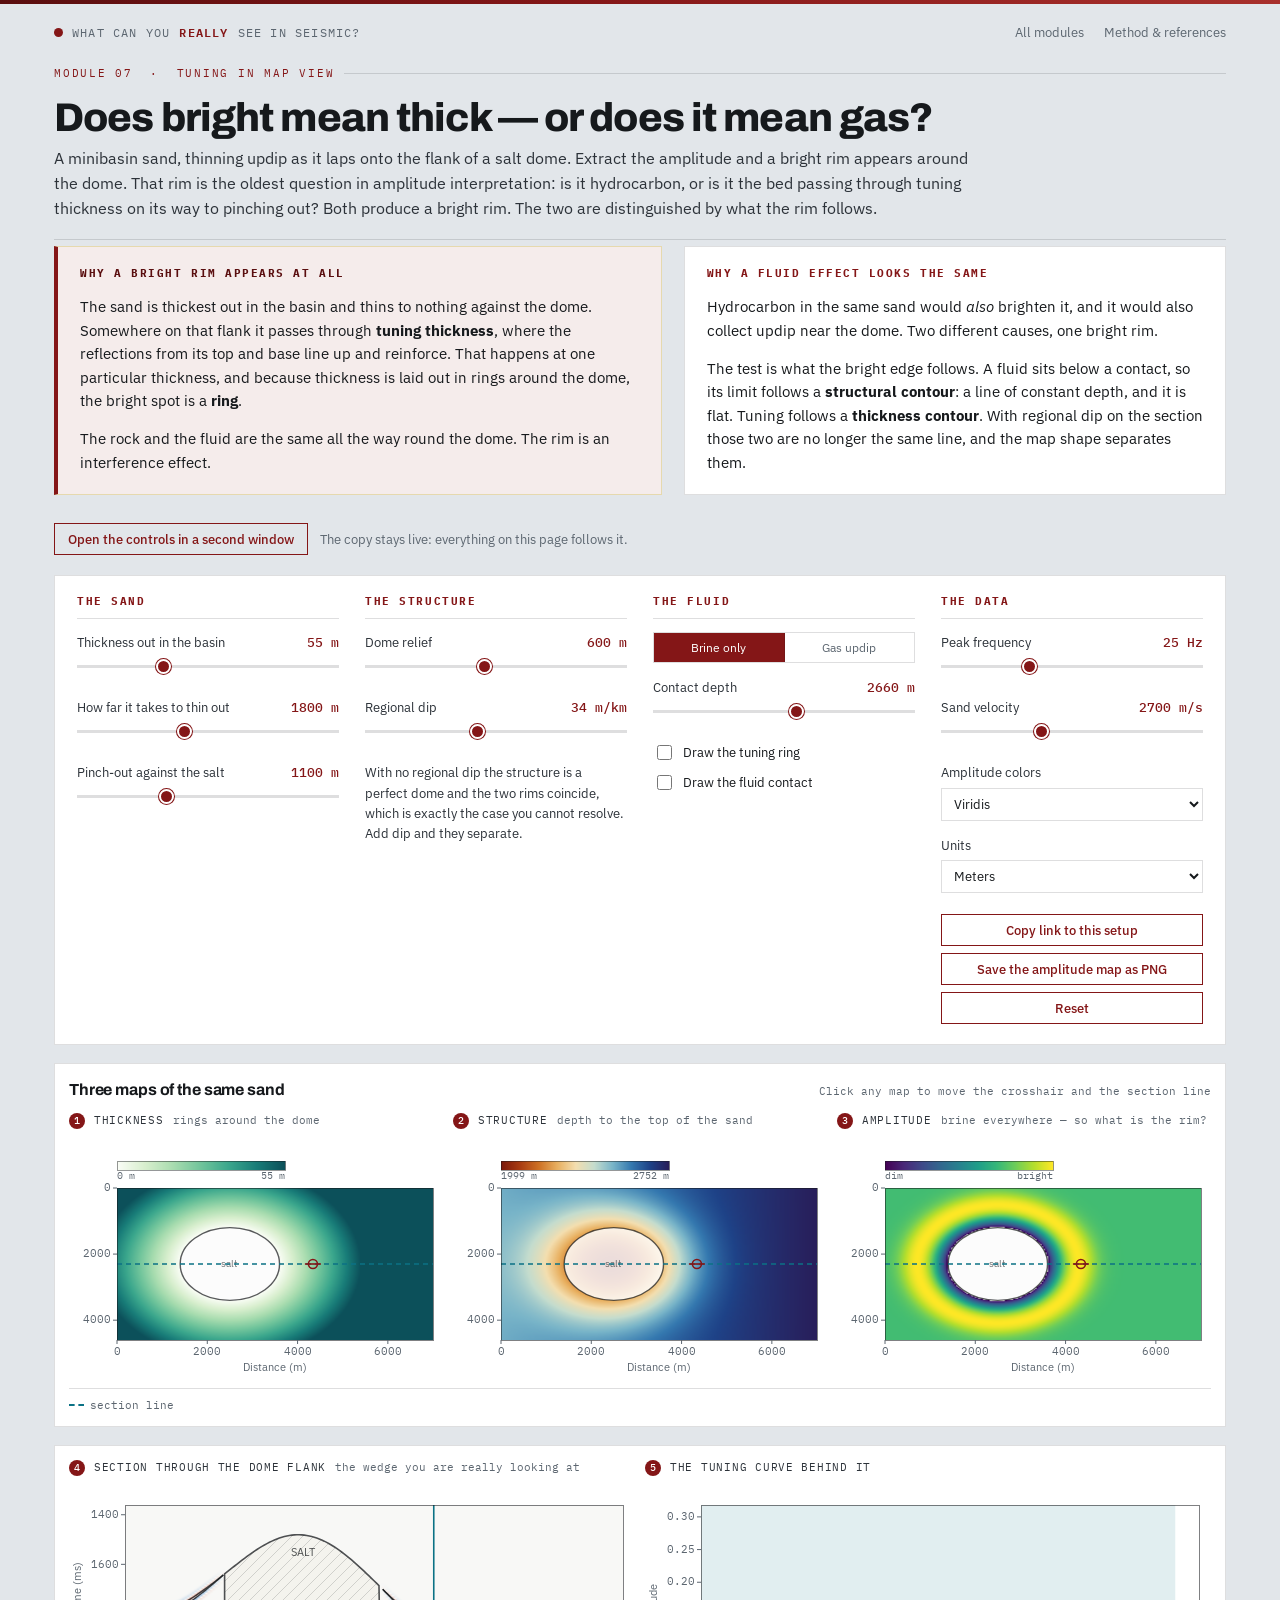
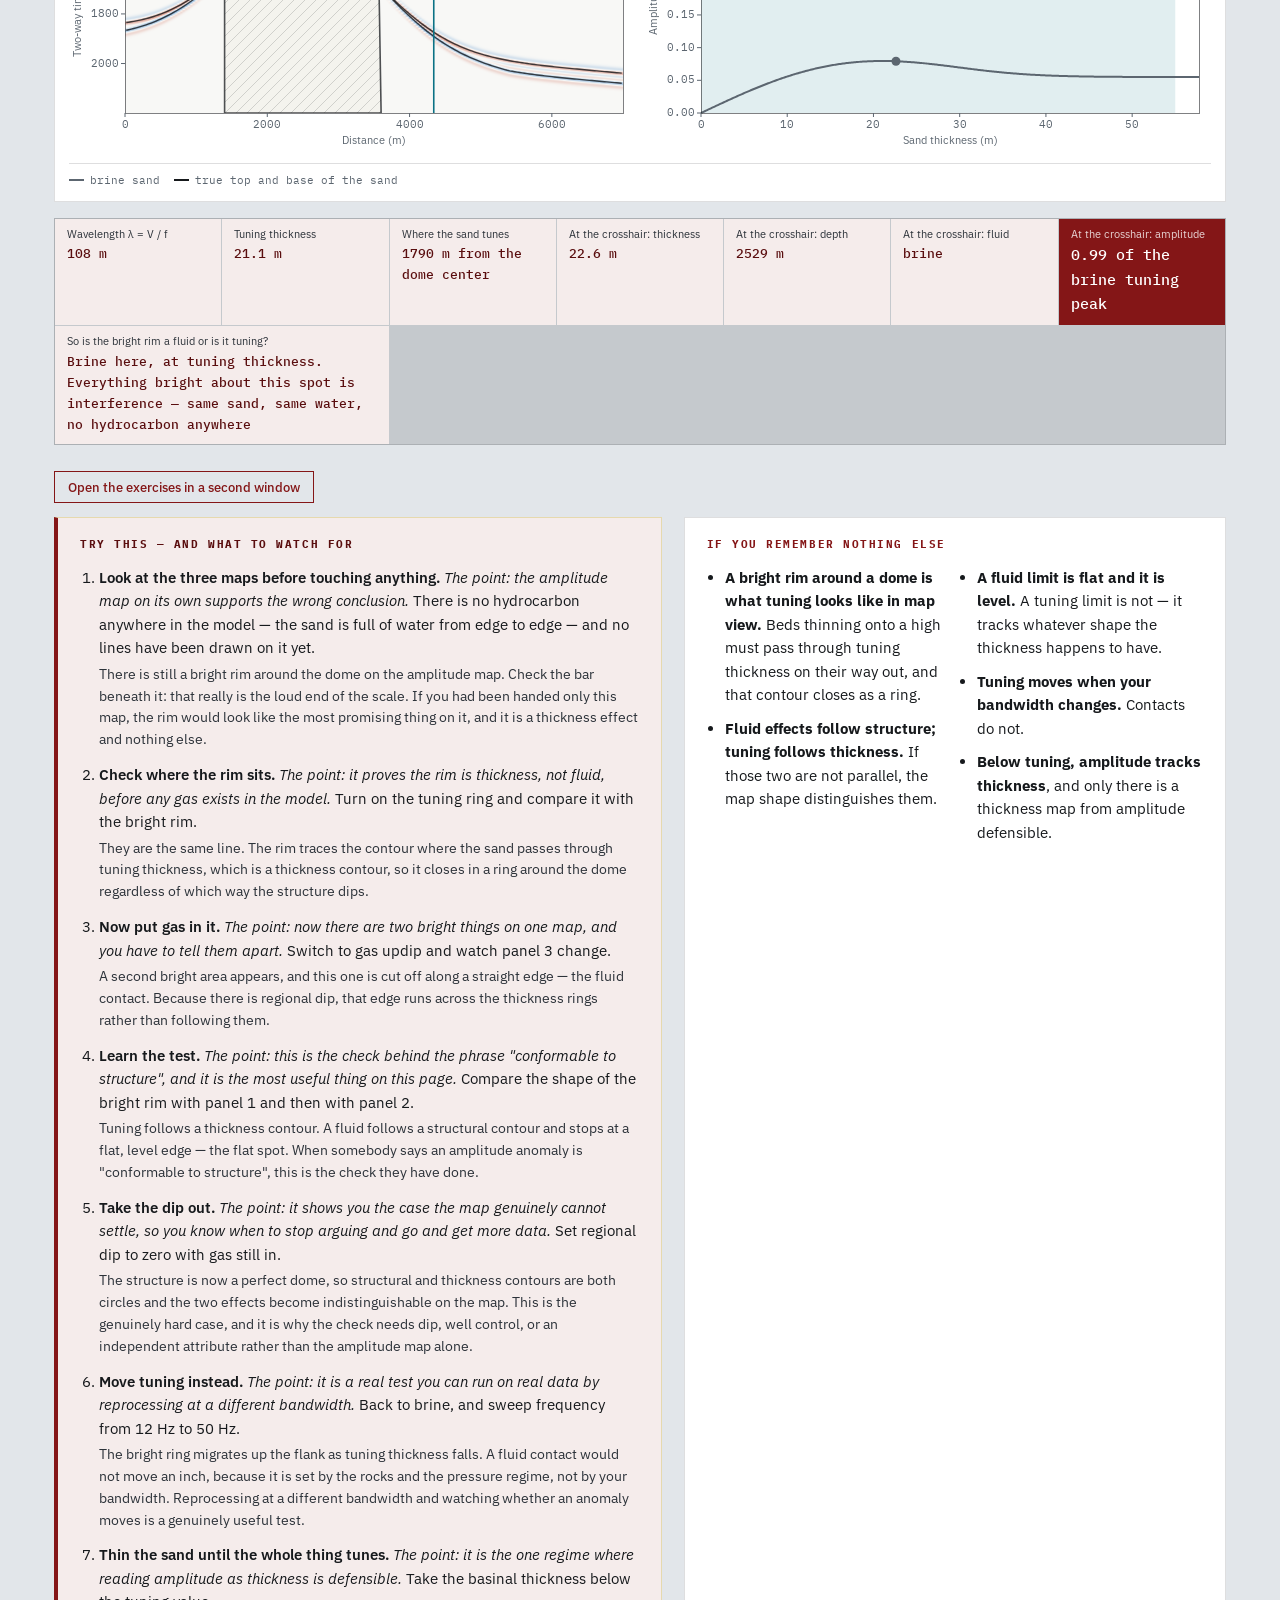
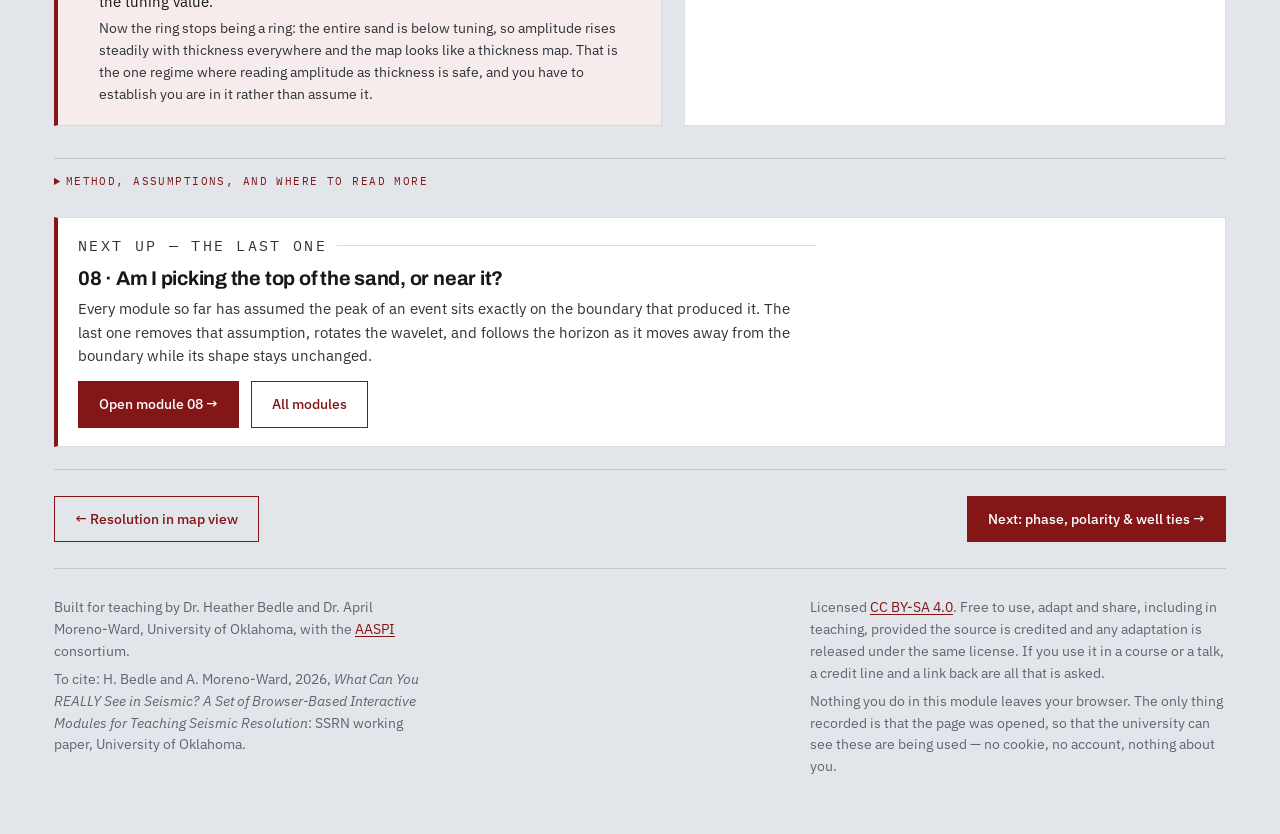
<file: modules/mapview.html>
<!DOCTYPE html>
<html lang="en">
<head>
<meta charset="utf-8">
<meta name="viewport" content="width=device-width, initial-scale=1">
<title>Tuning in map view — What Can You REALLY See in Seismic?</title>
<meta name="description" content="A sand thinning updip onto a salt dome, turned into an amplitude extraction. Is the bright rim a fluid, or is it tuning?">
<link rel="preconnect" href="https://fonts.googleapis.com">
<link rel="preconnect" href="https://fonts.gstatic.com" crossorigin>
<link href="https://fonts.googleapis.com/css2?family=Archivo:wght@600;700;800&family=IBM+Plex+Mono:wght@400;500&family=IBM+Plex+Sans:wght@400;500;600&display=swap" rel="stylesheet">
<link rel="stylesheet" href="../assets/style.css">
</head>
<body>

<div class="wrap">
  <header class="masthead">
    <a class="brand" href="../index.html"><span class="dot"></span>What can you <b>really</b> see in seismic?</a>
    <nav>
      <a href="../index.html">All modules</a>
      <a href="#notes">Method &amp; references</a>
    </nav>
  </header>

  <div class="mod-head">
    <p class="eyebrow">Module 07 &nbsp;·&nbsp; Tuning in map view</p>
    <h1>Does bright mean thick — or does it mean gas?</h1>
    <p class="sub">A minibasin sand, thinning updip as it laps onto the flank of a salt dome. Extract the
      amplitude and a bright rim appears around the dome. That rim is the oldest question in amplitude
      interpretation: is it hydrocarbon, or is it the bed passing through tuning thickness on its way to
      pinching out? Both produce a bright rim. The two are distinguished by what the rim follows.</p>
  </div>

  <!-- ============================ THE IDEA FIRST =========================== -->
  <div class="teach" style="padding-top:6px">
    <div class="tryit">
      <h3>Why a bright rim appears at all</h3>
      <p style="margin-top:0;font-size:14.5px">The sand is thickest out in the basin and thins to nothing
        against the dome. Somewhere on that flank it passes through <b>tuning thickness</b>, where the
        reflections from its top and base line up and reinforce. That happens at one particular thickness,
        and because thickness is laid out in rings around the dome, the bright spot is a <b>ring</b>.</p>
      <p style="font-size:14.5px;margin-bottom:0">The rock and the fluid are the same all the way round the
        dome. The rim is an interference effect.</p>
    </div>
    <div class="takeaway">
      <h3>Why a fluid effect looks the same</h3>
      <p style="margin-top:0;font-size:14.5px">Hydrocarbon in the same sand would <em>also</em> brighten it,
        and it would also collect updip near the dome. Two different causes, one bright rim.</p>
      <p style="font-size:14.5px;margin-bottom:0">The test is what the bright edge follows. A fluid
        sits below a contact, so its limit follows a <b>structural contour</b>: a line of constant depth,
        and it is flat. Tuning follows a <b>thickness contour</b>. With regional dip on the section those
        two are no longer the same line, and the map shape separates them.</p>
    </div>
  </div>

  <!-- ============================== CONTROLS ============================== -->
  <section class="controls">
    <div class="ctl-col">
      <h2>The sand</h2>
      <div class="ctl">
        <label for="hmax">Thickness out in the basin <span class="val" id="hmaxV">55 m</span></label>
        <input type="range" id="hmax" min="10" max="150" step="1" value="55">
      </div>
      <div class="ctl">
        <label for="taper">How far it takes to thin out <span class="val" id="taperV">1800 m</span></label>
        <input type="range" id="taper" min="300" max="4000" step="50" value="1800">
      </div>
      <div class="ctl">
        <label for="pinch">Pinch-out against the salt <span class="val" id="pinchV">1100 m</span></label>
        <input type="range" id="pinch" min="400" max="2500" step="50" value="1100">
      </div>
    </div>

    <div class="ctl-col">
      <h2>The structure</h2>
      <div class="ctl">
        <label for="relief">Dome relief <span class="val" id="reliefV">600 m</span></label>
        <input type="range" id="relief" min="100" max="1200" step="25" value="600">
      </div>
      <div class="ctl">
        <label for="dip">Regional dip <span class="val" id="dipV">34 m/km</span></label>
        <input type="range" id="dip" min="0" max="80" step="1" value="34">
      </div>
      <p style="font-size:12.5px;color:var(--ink-soft);margin:0">
        With no regional dip the structure is a perfect dome and the two rims coincide, which is exactly the
        case you cannot resolve. Add dip and they separate.</p>
    </div>

    <div class="ctl-col">
      <h2>The fluid</h2>
      <div class="ctl">
        <div class="seg" role="group" aria-label="What fills the sand">
          <button type="button" id="fBrine" aria-pressed="true">Brine only</button>
          <button type="button" id="fGas" aria-pressed="false">Gas updip</button>
        </div>
      </div>
      <div class="ctl">
        <label for="contact">Contact depth <span class="val" id="contactV">2660 m</span></label>
        <input type="range" id="contact" min="2000" max="3200" step="10" value="2660">
      </div>
      <label class="check"><input type="checkbox" id="showTune"> Draw the tuning ring</label>
      <label class="check"><input type="checkbox" id="showCon"> Draw the fluid contact</label>
    </div>

    <div class="ctl-col">
      <h2>The data</h2>
      <div class="ctl">
        <label for="freq">Peak frequency <span class="val" id="freqV">25 Hz</span></label>
        <input type="range" id="freq" min="8" max="60" step="1" value="25">
      </div>
      <div class="ctl">
        <label for="vel">Sand velocity <span class="val" id="velV">2700 m/s</span></label>
        <input type="range" id="vel" min="1800" max="4200" step="50" value="2700">
      </div>
      <div class="ctl">
        <label for="cmap">Amplitude colors</label>
        <select id="cmap">
          <option value="viridis" selected>Viridis</option>
          <option value="cividis">Cividis</option>
          <option value="warm">Warm</option>
        </select>
      </div>
      <div class="ctl">
        <label for="units">Units</label>
        <select id="units"><option value="m">Meters</option><option value="ft">Feet</option></select>
      </div>
      <button class="btn ghost small" id="copyBtn" type="button">Copy link to this setup</button>
      <button class="btn ghost small" id="pngBtn" type="button">Save the amplitude map as PNG</button>
      <button class="btn ghost small" id="resetBtn" type="button">Reset</button>
    </div>
  </section>

  <!-- =============================== MAPS ================================= -->
  <section class="plot" style="margin-top:18px">
    <div class="plot-head">
      <h3>Three maps of the same sand</h3>
      <span class="hint">Click any map to move the crosshair and the section line</span>
    </div>
    <div class="sec-row" id="mapRow">
      <div class="panel-col">
        <p class="sublabel"><b>1</b> Thickness
          <span class="note">rings around the dome</span></p>
        <canvas id="thkCanvas" aria-label="Map of sand thickness thinning onto the dome"></canvas>
      </div>
      <div class="panel-col">
        <p class="sublabel"><b>2</b> Structure
          <span class="note">depth to the top of the sand</span></p>
        <canvas id="strCanvas" aria-label="Structure map on the top of the sand"></canvas>
      </div>
      <div class="panel-col">
        <p class="sublabel"><b>3</b> Amplitude
          <span class="note" id="ampNote">what you would be handed</span></p>
        <canvas id="ampCanvas" aria-label="Amplitude extraction map"></canvas>
      </div>
    </div>
    <div class="legend" id="mapLegend"></div>
  </section>

  <section class="plot" style="margin-top:18px">
    <div class="sec-row">
      <div class="panel-col">
        <p class="sublabel"><b>4</b> Section through the dome flank
          <span class="note">the wedge you are really looking at</span></p>
        <canvas id="secCanvas" aria-label="Cross-section from the dome out into the basin"></canvas>
      </div>
      <div class="panel-col">
        <p class="sublabel"><b>5</b> The tuning curve behind it</p>
        <canvas id="curveCanvas" aria-label="Amplitude against thickness"></canvas>
      </div>
    </div>
    <div class="legend" id="secLegend"></div>
  </section>

  <div class="stats">
    <div class="stat"><span>Wavelength λ = V / f</span><b id="rLam">— m</b></div>
    <div class="stat"><span>Tuning thickness</span><b id="rTune">— m</b></div>
    <div class="stat"><span>Where the sand tunes</span><b id="rRing">—</b></div>
    <div class="stat"><span>At the crosshair: thickness</span><b id="rThk">— m</b></div>
    <div class="stat"><span>At the crosshair: depth</span><b id="rDep">— m</b></div>
    <div class="stat"><span>At the crosshair: fluid</span><b id="rFlu">—</b></div>
    <div class="stat key"><span>At the crosshair: amplitude</span><b id="rAmp">—</b></div>
    <div class="stat wide"><span>So is the bright rim a fluid or is it tuning?</span><b id="rVerdict">—</b></div>
  </div>

  <!-- ============================== TEACHING ============================== -->
  <div class="teach-head">
    <button class="btn ghost small" id="popBtn" type="button">Open the exercises in a second window</button>
    <span class="hint" id="popNote"></span>
  </div>
  <div class="teach" id="teach">
    <div class="tryit">
      <h3>Try this — and what to watch for</h3>
      <ol>
        <li><b>Look at the three maps before touching anything.</b> <em>The point: the amplitude map on its own supports the wrong conclusion.</em> There is no hydrocarbon anywhere in
          the model — the sand is full of water from edge to edge — and no lines have been drawn on it yet.
          <span class="ans">There is still a bright rim around the dome on the amplitude map. Check the bar
            beneath it: that really is the loud end of the scale. If you had been handed only this map, the
            rim would look like the most promising thing on it, and it is a thickness effect and nothing
            else.</span></li>
        <li><b>Check where the rim sits.</b> <em>The point: it proves the rim is thickness, not fluid, before any gas exists in the model.</em> Turn on the tuning ring and compare it with the bright rim.
          <span class="ans">They are the same line. The rim traces the contour where the sand passes through
            tuning thickness, which is a thickness contour, so it closes in a ring around the dome
            regardless of which way the structure dips.</span></li>
        <li><b>Now put gas in it.</b> <em>The point: now there are two bright things on one map, and you have to tell them apart.</em> Switch to gas updip and watch panel 3 change.
          <span class="ans">A second bright area appears, and this one is cut off along a straight edge —
            the fluid contact. Because there is regional dip, that edge runs across the thickness rings
            rather than following them.</span></li>
        <li><b>Learn the test.</b> <em>The point: this is the check behind the phrase "conformable to structure", and it is the most useful thing on this page.</em> Compare the shape of the bright rim with panel 1 and then with panel 2.
          <span class="ans">Tuning follows a thickness contour. A fluid follows a structural contour and
            stops at a flat, level edge — the flat spot. When somebody says an amplitude anomaly is
            "conformable to structure", this is the check they have done.</span></li>
        <li><b>Take the dip out.</b> <em>The point: it shows you the case the map genuinely cannot settle, so you know when to stop arguing and go and get more data.</em> Set regional dip to zero with gas still in.
          <span class="ans">The structure is now a perfect dome, so structural and thickness contours are
            both circles and the two effects become indistinguishable on the map. This is the genuinely hard
            case, and it is why the check needs dip, well control, or an independent attribute rather than
            the amplitude map alone.</span></li>
        <li><b>Move tuning instead.</b> <em>The point: it is a real test you can run on real data by reprocessing at a different bandwidth.</em> Back to brine, and sweep frequency from 12 Hz to 50 Hz.
          <span class="ans">The bright ring migrates up the flank as tuning thickness falls. A fluid contact
            would not move an inch, because it is set by the rocks and the pressure regime, not by your
            bandwidth. Reprocessing at a different bandwidth and watching whether an anomaly moves is a
            genuinely useful test.</span></li>
        <li><b>Thin the sand until the whole thing tunes.</b> <em>The point: it is the one regime where reading amplitude as thickness is defensible.</em> Take the basinal thickness below the tuning
          value.
          <span class="ans">Now the ring stops being a ring: the entire sand is below tuning, so amplitude
            rises steadily with thickness everywhere and the map looks like a thickness map. That is the one
            regime where reading amplitude as thickness is safe, and you have to establish you are in it
            rather than assume it.</span></li>
      </ol>
    </div>

    <div class="takeaway">
      <h3>If you remember nothing else</h3>
      <ul>
        <li><b>A bright rim around a dome is what tuning looks like in map view.</b> Beds thinning onto a
          high must pass through tuning thickness on their way out, and that contour closes as a ring.</li>
        <li><b>Fluid effects follow structure; tuning follows thickness.</b> If those two are not parallel,
          the map shape distinguishes them.</li>
        <li><b>A fluid limit is flat and it is level.</b> A tuning limit is not — it tracks whatever shape
          the thickness happens to have.</li>
        <li><b>Tuning moves when your bandwidth changes.</b> Contacts do not.</li>
        <li><b>Below tuning, amplitude tracks thickness</b>, and only there is a thickness map from amplitude
          defensible.</li>
      </ul>
    </div>
  </div>

  <details class="notes" id="notes">
    <summary>Method, assumptions, and where to read more</summary>
    <p>The sand pinches out against the salt at a fixed radius and thickens outward into the basin over the
      taper distance you set. The top of the sand is a regional dip plus a smooth dome uplift, so structural
      contours and thickness contours are deliberately not parallel. At every map cell the thickness becomes
      a two-way time with the sand velocity, and the response is the top and base reflection coefficients
      convolved with a zero-phase Ricker wavelet. Amplitude is the extremum matching the sign of the top
      reflection, which is what a horizon-based extraction picks up. That is the wedge of module 02 evaluated
      cell by cell, which is all a tuning artifact ever is.</p>
    <p>Brine sand is taken as slightly softer than the surrounding shale and gas sand as considerably softer,
      which is the usual Gulf of Mexico case and gives the familiar bright soft-top response. The contact is
      treated as a horizontal surface, so gas is present wherever the top of the sand is shallower than the
      contact and the sand is present at all.</p>
    <p>Left out, and every one of them makes the real problem harder: amplitude variation with offset, which
      is the attribute that actually resolves this question in practice; lateral change in the sand and in the
      overburden; velocity pull-up beneath the dome; imaging problems on a steep salt flank, which are severe;
      residual gas, which brightens almost as well as commercial gas; and any noise at all. The color maps
      are perceptually uniform and safe for color-vision deficiency, deliberately, because rainbow scales
      invent edges in amplitude maps that the data does not contain.</p>
    <ul>
      <li>Brown, A.R., 2011, <em>Interpretation of Three-Dimensional Seismic Data</em>, 7th ed.:
        AAPG Memoir 42 / SEG Investigations in Geophysics No. 9.</li>
      <li>Widess, M.B., 1973, How thin is a thin bed?: <em>Geophysics</em>, 38, 1176–1180.</li>
      <li>Simm, R., and Bacon, M., 2014, <em>Seismic Amplitude: An Interpreter's Handbook</em>: Cambridge.</li>
      <li>Rowan, M.G., Jackson, M.P.A., and Trudgill, B.D., 1999, Salt-related fault families and fault
        welds in the northern Gulf of Mexico: <em>AAPG Bulletin</em>, 83, 1454–1484.</li>
      <li>For anything unfamiliar, the SEG Wiki hosts Sheriff's <em>Encyclopedic Dictionary of Applied
        Geophysics</em> free at <a href="https://wiki.seg.org/wiki/Dictionary">wiki.seg.org/wiki/Dictionary</a>.</li>
    </ul>
  </details>

  <section class="nextup">
    <p class="eyebrow">Next up — the last one</p>
    <h3><a href="phase.html">08 · Am I picking the top of the sand, or near it?</a></h3>
    <p>Every module so far has assumed the peak of an event sits exactly on the boundary that produced it.
      The last one removes that assumption, rotates the wavelet, and follows the horizon as it moves away
      from the boundary while its shape stays unchanged.</p>
    <a class="btn" href="phase.html">Open module 08 →</a>
    <a class="btn ghost" href="../index.html">All modules</a>
  </section>

  <div class="pager">
    <a class="btn ghost" href="mapres.html">← Resolution in map view</a>
    <a class="btn" href="phase.html">Next: phase, polarity &amp; well ties →</a>
  </div>

  <footer>
    <div class="foot-grid">
      <div style="flex:1 1 330px;max-width:46ch">
        <p>Built for teaching by Dr. Heather Bedle and Dr. April Moreno-Ward, University of Oklahoma,
          with the <a href="https://www.ou.edu/mcee/labs/aaspi">AASPI</a> consortium.</p>
        <p>To cite: H. Bedle and A. Moreno-Ward, 2026, <i>What Can You REALLY See in Seismic? A Set of
          Browser-Based Interactive Modules for Teaching Seismic Resolution</i>: SSRN working paper,
          University of Oklahoma.</p>
      </div>
      <div style="flex:1 1 330px;max-width:52ch">
        <p>Licensed <a href="https://creativecommons.org/licenses/by-sa/4.0/">CC BY-SA 4.0</a>. Free to
          use, adapt and share, including in teaching, provided the source is credited and any adaptation
          is released under the same license. If you use it in a course or a talk, a credit line and a
          link back are all that is asked.</p>
        <p>Nothing you do in this module leaves your browser. The only thing recorded is that
          the page was opened, so that the university can see these are being used &mdash; no cookie, no
          account, nothing about you.</p>
      </div>
    </div>
  </footer>
</div>

<script src="../assets/count.js"></script>
<script src="../assets/seismic.js"></script>
<script>
(function () {
  'use strict';

  const DEF = {
    hmax: 55, taper: 1800, pinch: 1100,
    relief: 600, dip: 34, fluid: 'brine', contact: 2660,
    f: 25, v: 2700, cmap: 'viridis', tune: false, con: false,
    units: 'm', px: 0.62, py: 0.50,
  };
  let S = SEIS.readState(DEF);

  const $ = (id) => document.getElementById(id);
  const clamp = (v, a, b) => Math.max(a, Math.min(b, v));
  const CRIMSON = '#841617', TEAL = '#0B7285', SLATE = '#5C6670', OCHRE = '#8A6D1F';

  const XD = 7000, YD = 4600;          // map extent, meters
  const XC = 2500, YC = YD / 2;        // where the salt sits
  const RD = 1500;                     // how wide the dome's uplift is
  const ZREF = 2600;                   // regional depth at the dome center
  const NXM = 190, NYM = 125, NLUT = 400;

  // shale over sand. Brine sand is a little softer than the shale; gas sand is a
  // lot softer, which is the usual Gulf of Mexico bright soft-top response.
  const ROCK = {
    brine: { r1: -0.055, r2: 0.055 },
    gas:   { r1: -0.200, r2: 0.200 },
  };

  const U = () => SEIS.UNITS[S.units];
  const uL = (m) => m * U().len;
  const fmtL = (m, d) => uL(m).toFixed(d === undefined ? 0 : d) + ' ' + U().lab;

  // The color ramps are defined here rather than pulled from the shared file.
  // If this module is updated on its own and the shared file is not, importing
  // them would leave every ramp undefined and every panel blank, with nothing
  // on screen to say why. Keeping them local means the module always draws.
  function ramp(stops) {
    return function (u) {
      const v = Math.max(0, Math.min(1, u)) * (stops.length - 1);
      const i = Math.min(stops.length - 2, Math.floor(v)), f = v - i;
      const a = stops[i], b = stops[i + 1];
      return [Math.round(a[0] + (b[0] - a[0]) * f),
              Math.round(a[1] + (b[1] - a[1]) * f),
              Math.round(a[2] + (b[2] - a[2]) * f)];
    };
  }
  // green: how much sand there is
  const THICK_MAP = ramp([
    [250,253,246],[215,238,205],[168,220,175],[112,196,155],
    [58,166,140],[24,124,120],[12,80,90],
  ]);
  // shallow red through cream to deep blue-purple, the structure-map
  // convention, and safe for color-vision deficiency because the awkward pair
  // is red against green rather than red against blue
  const STRUCT_MAP = ramp([
    [124,24,10],[168,60,18],[205,112,35],[232,175,95],[243,222,175],
    [196,220,205],[120,180,200],[52,120,175],[30,66,135],[40,30,90],
  ]);
  const AMP_MAPS = {
    viridis: ramp([
      [68,1,84],[72,40,120],[62,74,137],[49,104,142],[38,130,142],
      [31,158,137],[53,183,121],[109,205,89],[180,222,44],[253,231,37],
    ]),
    cividis: ramp([
      [0,32,76],[0,67,88],[0,89,100],[62,109,105],[95,127,98],
      [128,146,89],[165,166,76],[203,187,60],[243,209,39],[255,233,69],
    ]),
    warm: ramp([
      [252,250,246],[253,231,160],[247,190,90],[233,131,60],[196,60,45],[110,16,20],
    ]),
  };
  const ampMap = () => AMP_MAPS[S.cmap] || AMP_MAPS.viridis;

  // A map without a scale beside it is just a pattern. Each panel carries its
  // own bar so "bright" has a number attached to it.
  function colorBar(ctx, rect, rampFn, lo, hi, fmtV, flip) {
    const bw = Math.min(rect.w, 168), bx = rect.x, by = rect.y - 27, bh = 9;
    for (let i = 0; i < bw; i++) {
      const u = i / (bw - 1);
      const c = rampFn(flip ? 1 - u : u);
      ctx.fillStyle = 'rgb(' + c[0] + ',' + c[1] + ',' + c[2] + ')';
      ctx.fillRect(bx + i, by, 1.3, bh);
    }
    ctx.save();
    ctx.strokeStyle = 'rgba(22,25,28,.45)'; ctx.lineWidth = 1;
    ctx.strokeRect(bx + 0.5, by + 0.5, bw, bh);
    ctx.font = '9.5px "IBM Plex Mono", monospace';
    ctx.fillStyle = SLATE; ctx.textBaseline = 'top';
    ctx.textAlign = 'left';  ctx.fillText(fmtV(flip ? hi : lo), bx, by + bh + 2);
    ctx.textAlign = 'right'; ctx.fillText(fmtV(flip ? lo : hi), bx + bw, by + bh + 2);
    ctx.restore();
  }

  /* ------------------------------- the model --------------------------- */

  const radius = (x, y) => Math.hypot(x - XC, y - YC);

  // sand thins onto the salt: nothing inside the pinch-out, full thickness once
  // it is a taper-width out into the basin
  function thicknessAt(x, y) {
    const r = radius(x, y);
    if (r <= S.pinch) return 0;
    return S.hmax * Math.min(1, (r - S.pinch) / Math.max(S.taper, 1));
  }

  // regional dip plus a smooth dome, so structure and thickness contours are
  // deliberately not the same shape
  function depthAt(x, y) {
    const r = radius(x, y);
    return ZREF + (S.dip / 1000) * (x - XC) - S.relief * Math.exp(-(r * r) / (RD * RD));
  }

  const isGas = (x, y) => S.fluid === 'gas' && thicknessAt(x, y) > 0.5 && depthAt(x, y) < S.contact;

  let CACHE = {};

  function compute() {
    const wav = SEIS.makeWavelet({ type: 'ricker', f: S.f });
    const lam = S.v / S.f;
    const hTop = Math.max(S.hmax, lam / 2) * 1.05;

    // amplitude against thickness, once per fluid
    const luts = {};
    ['brine', 'gas'].forEach((k) => {
      const R = ROCK[k], arr = new Float32Array(NLUT + 1);
      for (let i = 0; i <= NLUT; i++) {
        const gap = 2 * ((i / NLUT) * hTop) / S.v;
        const sp = [{ t: 0, r: R.r1 }, { t: gap, r: R.r2 }];
        let best = 0;
        for (let t = -wav.halfLength; t <= gap + wav.halfLength; t += 0.0001) {
          const v = SEIS.traceValue(sp, t, wav.fn);
          if (Math.sign(v) === Math.sign(R.r1) && Math.abs(v) > Math.abs(best)) best = v;
        }
        arr[i] = Math.abs(best);
      }
      luts[k] = arr;
    });
    const ampOf = (h, k) => {
      const p = clamp(h / hTop, 0, 1) * NLUT;
      const i = Math.min(NLUT - 1, Math.floor(p)), fr = p - i;
      return luts[k][i] + (luts[k][i + 1] - luts[k][i]) * fr;
    };
    let tunH = 0, tunA = 0;
    for (let i = 1; i <= NLUT; i++) {
      if (luts.brine[i] > tunA) { tunA = luts.brine[i]; tunH = (i / NLUT) * hTop; }
    }
    // the radius at which the sand is exactly tuning thickness
    const ringR = tunH < S.hmax ? S.pinch + (tunH / S.hmax) * S.taper : null;

    const thk = new Float32Array(NXM * NYM);
    const dep = new Float32Array(NXM * NYM);
    const amp = new Float32Array(NXM * NYM);
    const gas = new Uint8Array(NXM * NYM);
    for (let iy = 0; iy < NYM; iy++) {
      for (let ix = 0; ix < NXM; ix++) {
        const x = ((ix + 0.5) / NXM) * XD, y = ((iy + 0.5) / NYM) * YD;
        const k = iy * NXM + ix;
        const h = thicknessAt(x, y);
        thk[k] = h; dep[k] = depthAt(x, y);
        const g = isGas(x, y);
        gas[k] = g ? 1 : 0;
        amp[k] = h > 0.5 ? ampOf(h, g ? 'gas' : 'brine') : 0;
      }
    }
    CACHE = { wav, lam, luts, ampOf, hTop, tunH, tunA, ringR, thk, dep, amp, gas };
  }

  /* -------------------------------- layout ----------------------------- */

  function layout(sel, n) {
    const box = $(sel).closest('.plot');
    const W = Math.max(300, box.clientWidth - 28);
    const stacked = W < 760;
    return { stacked, each: stacked ? W : Math.floor((W - 10 * (n - 1)) / n), W };
  }

  /* ------------------------------- drawing ----------------------------- */

  function grid(ctx, rect, data, rampFn, vmin, vmax, mask) {
    const off = document.createElement('canvas');
    off.width = NXM; off.height = NYM;
    const octx = off.getContext('2d');
    const img = octx.createImageData(NXM, NYM);
    for (let i = 0; i < NXM * NYM; i++) {
      if (mask && !mask(i)) {
        img.data[i * 4] = 236; img.data[i * 4 + 1] = 236; img.data[i * 4 + 2] = 233;
      } else {
        const c = rampFn((data[i] - vmin) / ((vmax - vmin) || 1));
        img.data[i * 4] = c[0]; img.data[i * 4 + 1] = c[1]; img.data[i * 4 + 2] = c[2];
      }
      img.data[i * 4 + 3] = 255;
    }
    octx.putImageData(img, 0, 0);
    ctx.save();
    ctx.imageSmoothingEnabled = true; ctx.imageSmoothingQuality = 'high';
    ctx.drawImage(off, rect.x, rect.y, rect.w, rect.h);
    ctx.restore();
  }

  const px = (rect, x) => rect.x + (x / XD) * rect.w;
  const py = (rect, y) => rect.y + (y / YD) * rect.h;

  function salt(ctx, rect) {
    ctx.save();
    ctx.beginPath(); ctx.rect(rect.x, rect.y, rect.w, rect.h); ctx.clip();
    ctx.fillStyle = 'rgba(255,255,255,.85)';
    ctx.strokeStyle = 'rgba(22,25,28,.7)'; ctx.lineWidth = 1.4;
    ctx.beginPath();
    ctx.ellipse(px(rect, XC), py(rect, YC), (S.pinch / XD) * rect.w, (S.pinch / YD) * rect.h, 0, 0, 6.284);
    ctx.fill(); ctx.stroke();
    ctx.fillStyle = 'rgba(22,25,28,.6)';
    ctx.font = '10px "IBM Plex Sans", sans-serif';
    ctx.textAlign = 'center'; ctx.textBaseline = 'middle';
    ctx.fillText('salt', px(rect, XC), py(rect, YC));
    ctx.restore();
  }

  // a contour, walked row by row: enough for one smooth closed level
  function contour(ctx, rect, valueAt, level, color, dash, width) {
    ctx.save();
    ctx.strokeStyle = color; ctx.lineWidth = width || 1.6;
    if (dash) ctx.setLineDash(dash);
    ctx.beginPath();
    const N = 260;
    for (let iy = 0; iy <= N; iy++) {
      const y = ((iy + 0.5) / N) * YD;
      let prev = null;
      for (let ix = 0; ix <= N; ix++) {
        const x = ((ix + 0.5) / N) * XD;
        const v = valueAt(x, y);
        if (prev !== null && (prev.v - level) * (v - level) < 0) {
          const f = (level - prev.v) / (v - prev.v);
          const xc = prev.x + (x - prev.x) * f;
          ctx.moveTo(px(rect, xc), py(rect, y) - 0.9);
          ctx.lineTo(px(rect, xc), py(rect, y) + 0.9);
        }
        prev = { x, v };
      }
    }
    ctx.stroke(); ctx.restore();
  }

  function overlays(ctx, rect, which) {
    if (S.tune && CACHE.ringR !== null && (which === 'thk' || which === 'amp')) {
      contour(ctx, rect, (x, y) => thicknessAt(x, y), CACHE.tunH, CRIMSON, null, 2);
    }
    if (S.con && S.fluid === 'gas' && (which === 'str' || which === 'amp')) {
      contour(ctx, rect, (x, y) => (thicknessAt(x, y) > 0.5 ? depthAt(x, y) : 1e9),
              S.contact, '#16191C', null, 2);
    }
    salt(ctx, rect);
    // section line and crosshair
    const cx = px(rect, S.px * XD), cy = py(rect, S.py * YD);
    ctx.save();
    ctx.strokeStyle = TEAL; ctx.lineWidth = 1.3; ctx.setLineDash([5, 4]);
    ctx.beginPath(); ctx.moveTo(rect.x, cy); ctx.lineTo(rect.x + rect.w, cy); ctx.stroke();
    ctx.setLineDash([]);
    ctx.strokeStyle = CRIMSON; ctx.lineWidth = 1.6;
    ctx.beginPath(); ctx.arc(cx, cy, 4.5, 0, 6.284); ctx.stroke();
    ctx.beginPath(); ctx.moveTo(cx - 8, cy); ctx.lineTo(cx + 8, cy); ctx.stroke();
    ctx.restore();
  }

  function drawMap(id, which, L) {
    const w = L.each, h = clamp(Math.round(w * 0.62), 190, 300);
    const ctx = SEIS.fitCanvas($(id), w, h);
    ctx.clearRect(0, 0, w, h);
    const m = { l: 48, r: 10, t: 40, b: 40 };
    const rect = { x: m.l, y: m.t, w: w - m.l - m.r, h: h - m.t - m.b };
    const { thk, dep, amp } = CACHE;
    const present = (i) => thk[i] > 0.5;

    if (which === 'thk') {
      const hi = Math.max(S.hmax, 1);
      grid(ctx, rect, thk, THICK_MAP, 0, hi, present);
      colorBar(ctx, rect, THICK_MAP, 0, hi, (v) => fmtL(v));
    } else if (which === 'str') {
      let lo = 1e9, hi = -1e9;
      for (let i = 0; i < dep.length; i++) { lo = Math.min(lo, dep[i]); hi = Math.max(hi, dep[i]); }
      // shallow red, deep purple: the convention on every structure map
      grid(ctx, rect, dep, STRUCT_MAP, lo, hi, null);
      colorBar(ctx, rect, STRUCT_MAP, lo, hi, (v) => fmtL(v));
    } else {
      let mx = 1e-9;
      for (let i = 0; i < amp.length; i++) mx = Math.max(mx, amp[i]);
      grid(ctx, rect, amp, ampMap(), 0, mx, present);
      colorBar(ctx, rect, ampMap(), 0, 1, (v) => (v === 0 ? 'dim' : 'bright'));
    }
    overlays(ctx, rect, which);
    SEIS.frame(ctx, rect);
    SEIS.axisBottom(ctx, rect, 0, uL(XD), 'Distance (' + U().lab + ')', (v) => v.toFixed(0), { ticks: 3 });
    SEIS.axisLeft(ctx, rect, 0, uL(YD), '', (v) => v.toFixed(0), { ticks: 3 });
    CACHE[which + 'Rect'] = rect;
  }

  function drawSection(L) {
    const w = L.each, h = 260;
    const ctx = SEIS.fitCanvas($('secCanvas'), w, h);
    ctx.clearRect(0, 0, w, h);
    const m = { l: 56, r: 12, t: 10, b: 42 };
    const rect = { x: m.l, y: m.t, w: w - m.l - m.r, h: h - m.t - m.b };
    const { wav } = CACHE;

    const y = S.py * YD;
    const NXs = 200, NT = 260;
    // a time window that follows the structure along the line
    let tMin = 1e9, tMax = -1e9;
    for (let i = 0; i < NXs; i++) {
      const x = ((i + 0.5) / NXs) * XD;
      const tt = 2 * depthAt(x, y) / S.v;
      tMin = Math.min(tMin, tt); tMax = Math.max(tMax, tt + 2 * thicknessAt(x, y) / S.v);
    }
    const pad = 3 / S.f;
    const t0 = tMin - pad, t1 = tMax + pad, dt = (t1 - t0) / NT;

    const fld = new Float32Array(NXs * NT);
    for (let i = 0; i < NXs; i++) {
      const x = ((i + 0.5) / NXs) * XD;
      const hh = thicknessAt(x, y);
      if (hh <= 0.5) continue;
      const R = ROCK[isGas(x, y) ? 'gas' : 'brine'];
      const tt = 2 * depthAt(x, y) / S.v;
      const sp = [{ t: tt, r: R.r1 }, { t: tt + 2 * hh / S.v, r: R.r2 }];
      fld.set(SEIS.traceFromSpikes(sp, t0, dt, NT, wav), i * NT);
    }
    SEIS.drawVarDensity(ctx, fld, NXs, NT, rect, { cmap: SEIS.COLORMAPS.bwr, clip: 0.26 });

    const yOf = (t) => rect.y + ((t - t0) / (t1 - t0)) * rect.h;

    // The salt itself. Without it on the section the geometry does not explain
    // itself: it just looks like a bed that thins for no reason. The dome is
    // the thing the sand is lapping onto, so it has to be visible.
    const halfChord = Math.abs(y - YC) < S.pinch
      ? Math.sqrt(S.pinch * S.pinch - (y - YC) * (y - YC)) : 0;
    if (halfChord > 0) {
      ctx.save();
      ctx.beginPath(); ctx.rect(rect.x, rect.y, rect.w, rect.h); ctx.clip();
      ctx.beginPath();
      let started = false;
      for (let i = 0; i <= NXs; i++) {
        const x = (i / NXs) * XD;
        if (Math.abs(x - XC) > halfChord) { continue; }
        const tt = 2 * depthAt(x, y) / S.v;
        const xx = rect.x + (x / XD) * rect.w;
        started ? ctx.lineTo(xx, yOf(tt)) : ctx.moveTo(xx, yOf(tt));
        started = true;
      }
      // close the body down to the bottom of the panel
      ctx.lineTo(rect.x + ((XC + halfChord) / XD) * rect.w, rect.y + rect.h);
      ctx.lineTo(rect.x + ((XC - halfChord) / XD) * rect.w, rect.y + rect.h);
      ctx.closePath();
      ctx.fillStyle = 'rgba(244,243,238,.94)';
      ctx.fill();
      ctx.strokeStyle = 'rgba(22,25,28,.75)'; ctx.lineWidth = 1.6;
      ctx.stroke();
      // a light stipple, the way salt is usually ornamented
      ctx.clip();
      ctx.strokeStyle = 'rgba(22,25,28,.16)'; ctx.lineWidth = 1;
      for (let d = -rect.h; d < rect.w; d += 11) {
        ctx.beginPath();
        ctx.moveTo(rect.x + d, rect.y + rect.h);
        ctx.lineTo(rect.x + d + rect.h, rect.y);
        ctx.stroke();
      }
      ctx.fillStyle = 'rgba(22,25,28,.75)';
      ctx.font = '11px "IBM Plex Sans", sans-serif';
      ctx.textAlign = 'center'; ctx.textBaseline = 'top';
      ctx.fillText('SALT', rect.x + (XC / XD) * rect.w,
                   yOf(2 * depthAt(XC, y) / S.v) + 12);
      ctx.restore();
    }

    // the true top and base of the sand
    [['top', 0], ['base', 1]].forEach(([, isBase]) => {
      ctx.save();
      ctx.strokeStyle = 'rgba(22,25,28,.8)'; ctx.lineWidth = 1.4;
      ctx.beginPath();
      let pen = false;
      for (let i = 0; i < NXs; i++) {
        const x = ((i + 0.5) / NXs) * XD, hh = thicknessAt(x, y);
        if (hh <= 0.5) { if (pen) { ctx.stroke(); ctx.beginPath(); pen = false; } continue; }
        const tt = 2 * depthAt(x, y) / S.v + (isBase ? 2 * hh / S.v : 0);
        const xx = rect.x + (x / XD) * rect.w;
        pen ? ctx.lineTo(xx, yOf(tt)) : ctx.moveTo(xx, yOf(tt));
        pen = true;
      }
      ctx.stroke(); ctx.restore();
    });

    // the contact: flat and level, which is the whole point
    if (S.fluid === 'gas' && S.con) {
      const tC = 2 * S.contact / S.v;
      SEIS.dashedLine(ctx, rect.x, yOf(tC), rect.x + rect.w, yOf(tC), '#16191C', [6, 4], 1.8);
      SEIS.tag(ctx, rect.x + 5, yOf(tC) - 9, 'contact — flat', '#16191C');
    }
    if (S.tune && CACHE.ringR !== null) {
      [XC - CACHE.ringR, XC + CACHE.ringR].forEach((xr) => {
        if (xr < 0 || xr > XD) return;
        const xx = rect.x + (xr / XD) * rect.w;
        SEIS.dashedLine(ctx, xx, rect.y, xx, rect.y + rect.h, CRIMSON, [4, 3], 1.6);
      });
    }
    const cx = rect.x + S.px * rect.w;
    ctx.save();
    ctx.strokeStyle = TEAL; ctx.lineWidth = 1.6;
    ctx.beginPath(); ctx.moveTo(cx, rect.y); ctx.lineTo(cx, rect.y + rect.h); ctx.stroke();
    ctx.restore();

    SEIS.frame(ctx, rect);
    SEIS.axisBottom(ctx, rect, 0, uL(XD), 'Distance (' + U().lab + ')', (v) => v.toFixed(0), { ticks: 4 });
    SEIS.axisLeft(ctx, rect, t0 * 1000, t1 * 1000, 'Two-way time (ms)', (v) => v.toFixed(0));
  }

  function drawCurve(L) {
    const w = L.each, h = 260;
    const ctx = SEIS.fitCanvas($('curveCanvas'), w, h);
    ctx.clearRect(0, 0, w, h);
    const m = { l: 56, r: 12, t: 10, b: 42 };
    const rect = { x: m.l, y: m.t, w: w - m.l - m.r, h: h - m.t - m.b };
    ctx.fillStyle = '#fff'; ctx.fillRect(rect.x, rect.y, rect.w, rect.h);
    const { luts, hTop, tunH, ampOf } = CACHE;

    const hShow = Math.min(hTop, Math.max(S.hmax * 1.2, tunH * 2.6));
    let aMax = 1e-9;
    for (let i = 0; i <= NLUT; i++) {
      if ((i / NLUT) * hTop > hShow) break;
      aMax = Math.max(aMax, luts.gas[i], luts.brine[i]);
    }
    const xOf = (hh) => rect.x + (hh / hShow) * rect.w;
    const yOf = (a) => rect.y + rect.h - (a / (aMax * 1.1)) * rect.h;

    ctx.save();
    ctx.fillStyle = 'rgba(11,114,133,.12)';
    ctx.fillRect(xOf(0), rect.y, xOf(Math.min(S.hmax, hShow)) - xOf(0), rect.h);
    ctx.restore();
    if (S.tune) SEIS.dashedLine(ctx, xOf(tunH), rect.y, xOf(tunH), rect.y + rect.h, CRIMSON, [4, 3], 1.4);

    [['brine', SLATE, 2], ['gas', CRIMSON, 2.4]].forEach(([k, col, wid]) => {
      if (k === 'gas' && S.fluid !== 'gas') return;
      ctx.save();
      ctx.strokeStyle = col; ctx.lineWidth = wid; ctx.beginPath();
      for (let i = 0; i <= NLUT; i++) {
        const hh = (i / NLUT) * hTop;
        if (hh > hShow) break;
        const x = xOf(hh), yy = yOf(luts[k][i]);
        i === 0 ? ctx.moveTo(x, yy) : ctx.lineTo(x, yy);
      }
      ctx.stroke(); ctx.restore();
    });

    const hP = thicknessAt(S.px * XD, S.py * YD);
    if (hP > 0.5 && hP <= hShow) {
      const k = isGas(S.px * XD, S.py * YD) ? 'gas' : 'brine';
      ctx.save();
      ctx.fillStyle = k === 'gas' ? CRIMSON : SLATE;
      ctx.beginPath(); ctx.arc(xOf(hP), yOf(ampOf(hP, k)), 4.5, 0, 6.284); ctx.fill();
      ctx.restore();
    }

    SEIS.frame(ctx, rect);
    SEIS.axisBottom(ctx, rect, 0, uL(hShow), 'Sand thickness (' + U().lab + ')', (v) => v.toFixed(0));
    SEIS.axisLeft(ctx, rect, 0, aMax * 1.1, 'Amplitude', (v) => v.toFixed(2), { flip: true });
  }

  /* ------------------------------- readouts ---------------------------- */

  function updateLegend() {
    const bits = [];
    if (S.tune) bits.push('<span><i style="border-color:' + CRIMSON + '"></i>tuning ring — a thickness contour</span>');
    if (S.con && S.fluid === 'gas') bits.push('<span><i style="border-color:#16191C"></i>fluid contact — a structural contour</span>');
    bits.push('<span><i style="border-color:' + TEAL + ';border-top-style:dashed"></i>section line</span>');
    $('mapLegend').innerHTML = bits.join('');
    $('secLegend').innerHTML =
      '<span><i style="border-color:#5C6670"></i>brine sand</span>' +
      (S.fluid === 'gas' ? '<span><i style="border-color:' + CRIMSON + '"></i>gas sand</span>' : '') +
      '<span><i style="border-color:#16191C"></i>true top and base of the sand</span>';
    $('ampNote').textContent = S.fluid === 'gas'
      ? 'a tuning ring and a fluid, together' : 'brine everywhere — so what is the rim?';
  }

  function updateStats() {
    const { lam, tunH, ringR, ampOf } = CACHE;
    $('rLam').textContent = fmtL(lam);
    $('rTune').textContent = fmtL(tunH, 1);
    $('rRing').textContent = ringR === null
      ? 'nowhere — the sand never reaches tuning thickness'
      : fmtL(ringR) + ' from the dome center';

    const x = S.px * XD, y = S.py * YD;
    const h = thicknessAt(x, y), z = depthAt(x, y), g = isGas(x, y);
    $('rThk').textContent = h > 0.5 ? fmtL(h, 1) : 'sand absent — on the salt';
    $('rDep').textContent = fmtL(z);
    $('rFlu').textContent = h <= 0.5 ? '—' : (g ? 'gas' : 'brine');
    const a = h > 0.5 ? ampOf(h, g ? 'gas' : 'brine') : 0;
    const aTune = ampOf(tunH, 'brine');
    $('rAmp').textContent = h > 0.5 ? (a / aTune).toFixed(2) + ' of the brine tuning peak' : '—';

    if (h <= 0.5) {
      $('rVerdict').textContent = 'Crosshair is on the salt, where there is no sand. Move it out into the basin.';
      return;
    }
    const nearTune = Math.abs(h - tunH) < 0.18 * tunH;
    $('rVerdict').textContent = g && nearTune
      ? 'Both at once here — gas sand that also happens to be near tuning thickness. This is the ' +
        'combination that makes prospects look far better than they are'
      : g
        ? 'Gas here, away from tuning. The brightness is a fluid effect, and its limit will follow structure'
        : nearTune
          ? 'Brine here, at tuning thickness. Everything bright about this spot is interference — same ' +
            'sand, same water, no hydrocarbon anywhere'
          : 'Brine, away from tuning. This is the dull background the rim stands out against';
  }

  /* ----------------------------- interaction --------------------------- */

  function attachPick(id, key) {
    const c = $(id);
    const go = (ev) => {
      const r = c.getBoundingClientRect(), q = CACHE[key];
      if (!q) return;
      S.px = clamp((ev.clientX - r.left - q.x) / q.w, 0, 1);
      S.py = clamp((ev.clientY - r.top - q.y) / q.h, 0, 1);
      render(); SEIS.writeState(S, DEF);
    };
    let down = false;
    c.addEventListener('pointerdown', (e) => { down = true; c.setPointerCapture(e.pointerId); e.preventDefault(); go(e); });
    c.addEventListener('pointermove', (e) => { if (down) go(e); });
    c.addEventListener('pointerup', () => { down = false; });
    c.addEventListener('pointercancel', () => { down = false; });
  }

  /* ------------------------------- plumbing ---------------------------- */

  function render() {
    const L1 = layout('thkCanvas', 3);
    $('mapRow').querySelectorAll('.panel-col').forEach((c) => { c.style.width = L1.each + 'px'; });
    drawMap('thkCanvas', 'thk', L1);
    drawMap('strCanvas', 'str', L1);
    drawMap('ampCanvas', 'amp', L1);
    const L2 = layout('secCanvas', 2);
    $('secCanvas').parentElement.style.width = L2.each + 'px';
    $('curveCanvas').parentElement.style.width = L2.each + 'px';
    drawSection(L2); drawCurve(L2);
    updateLegend(); updateStats();
  }
  function refresh() { compute(); render(); SEIS.writeState(S, DEF); }

  function syncLabels() {
    $('hmaxV').textContent = fmtL(S.hmax);
    $('taperV').textContent = fmtL(S.taper);
    $('pinchV').textContent = fmtL(S.pinch);
    $('reliefV').textContent = fmtL(S.relief);
    $('dipV').textContent = S.dip + (S.units === 'm' ? ' m/km' : ' ft/kft');
    $('contactV').textContent = fmtL(S.contact);
    $('freqV').textContent = S.f + ' Hz';
    $('velV').textContent = Math.round(uL(S.v)) + ' ' + U().vlab;
    $('fBrine').setAttribute('aria-pressed', S.fluid === 'brine');
    $('fGas').setAttribute('aria-pressed', S.fluid === 'gas');
  }
  function pushToInputs() {
    $('hmax').value = S.hmax; $('taper').value = S.taper; $('pinch').value = S.pinch;
    $('relief').value = S.relief; $('dip').value = S.dip; $('contact').value = S.contact;
    $('freq').value = S.f; $('vel').value = S.v;
    $('cmap').value = S.cmap; $('units').value = S.units;
    $('showTune').checked = S.tune; $('showCon').checked = S.con;
  }
  function bump() { syncLabels(); refresh(); }

  const slide = (id, key) => $(id).addEventListener('input', () => {
    S[key] = parseFloat($(id).value); bump();
  });
  slide('hmax', 'hmax'); slide('taper', 'taper'); slide('pinch', 'pinch');
  slide('relief', 'relief'); slide('dip', 'dip'); slide('contact', 'contact');
  slide('freq', 'f'); slide('vel', 'v');

  $('fBrine').addEventListener('click', () => { S.fluid = 'brine'; bump(); });
  $('fGas').addEventListener('click', () => { S.fluid = 'gas'; bump(); });
  $('cmap').addEventListener('change', () => { S.cmap = $('cmap').value; bump(); });
  $('units').addEventListener('change', () => { S.units = $('units').value; bump(); });
  $('showTune').addEventListener('change', () => { S.tune = $('showTune').checked; render(); });
  $('showCon').addEventListener('change', () => { S.con = $('showCon').checked; render(); });
  $('pngBtn').addEventListener('click', () => SEIS.savePNG($('ampCanvas'), 'tuning-in-map-view'));
  $('resetBtn').addEventListener('click', () => { S = Object.assign({}, DEF); pushToInputs(); bump(); });
  $('copyBtn').addEventListener('click', (e) => SEIS.copyLink(e.currentTarget));

  attachPick('thkCanvas', 'thkRect');
  attachPick('strCanvas', 'strRect');
  attachPick('ampCanvas', 'ampRect');

  let rt;
  window.addEventListener('resize', () => { clearTimeout(rt); rt = setTimeout(render, 120); });

  pushToInputs(); syncLabels(); refresh();
  document.fonts && document.fonts.ready.then(render);
})();
</script>
<script src="../assets/panelout.js"></script>
</body>
</html>
</file>
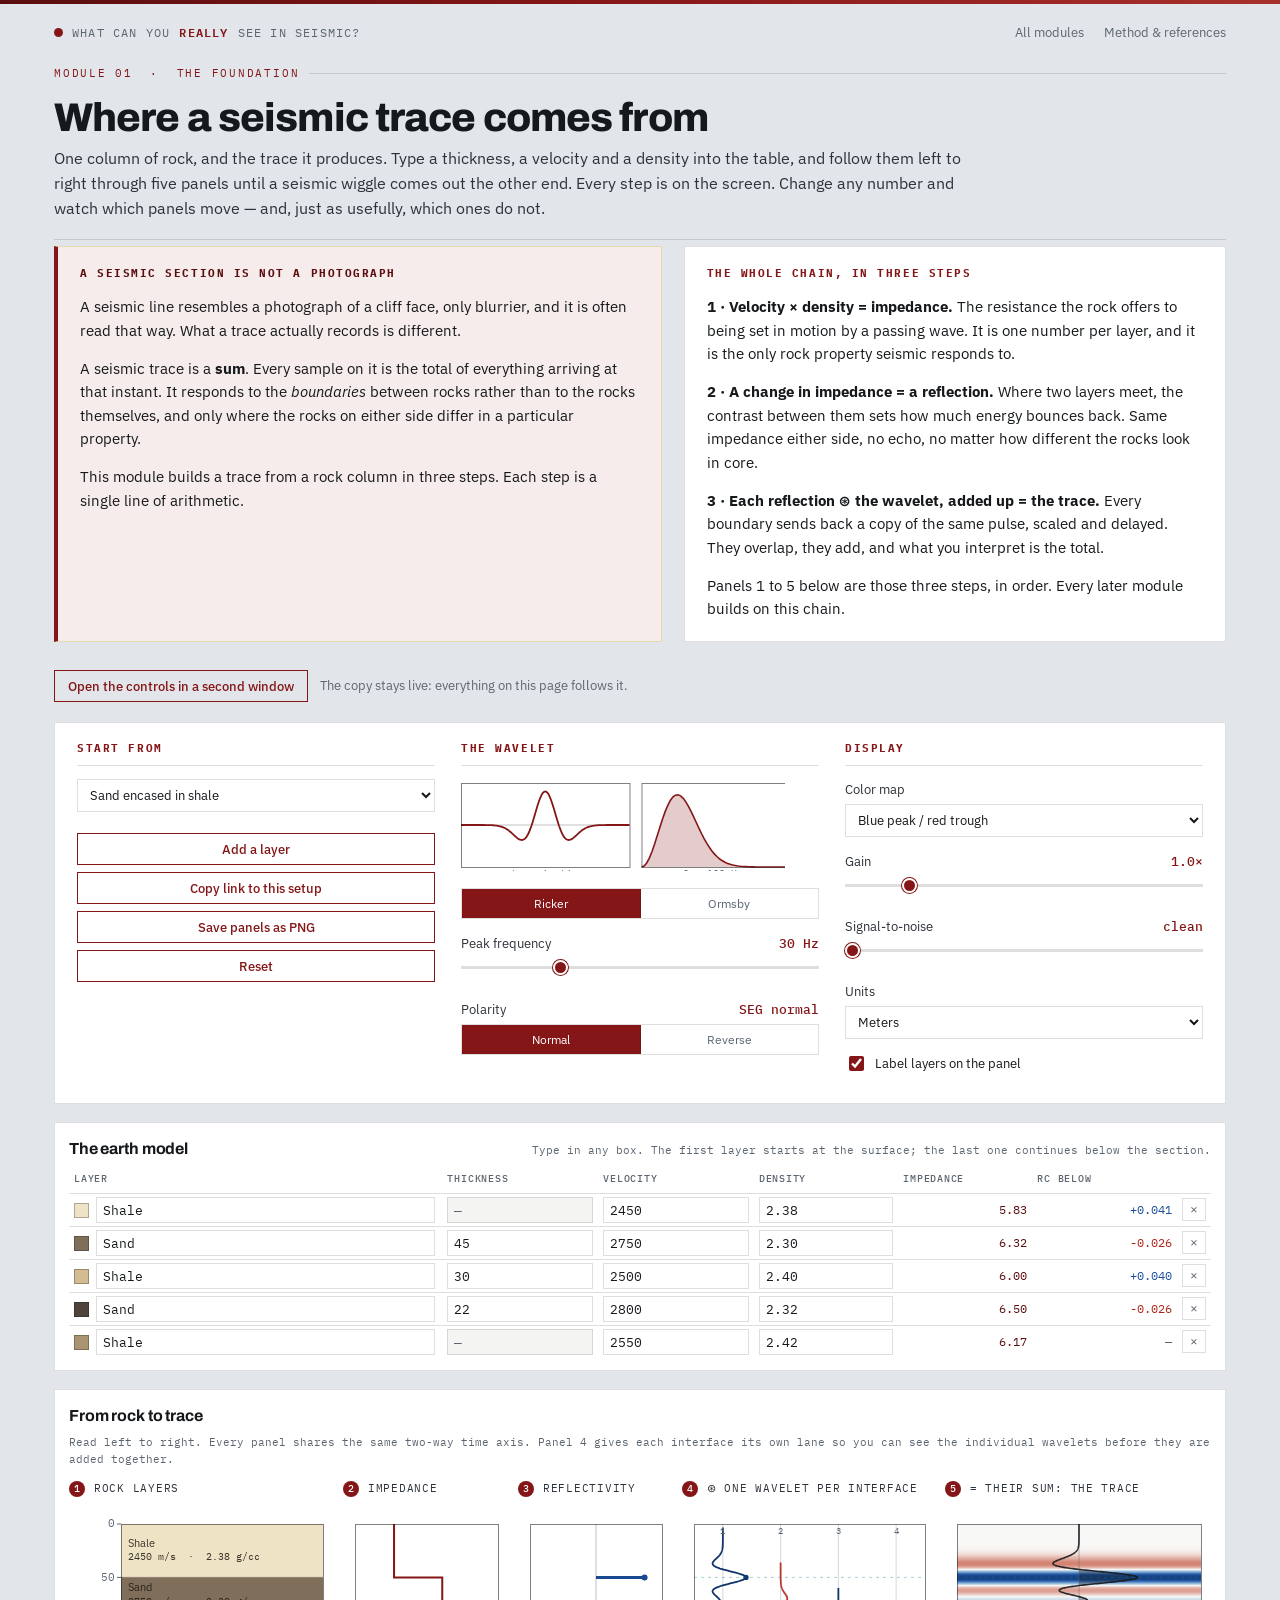
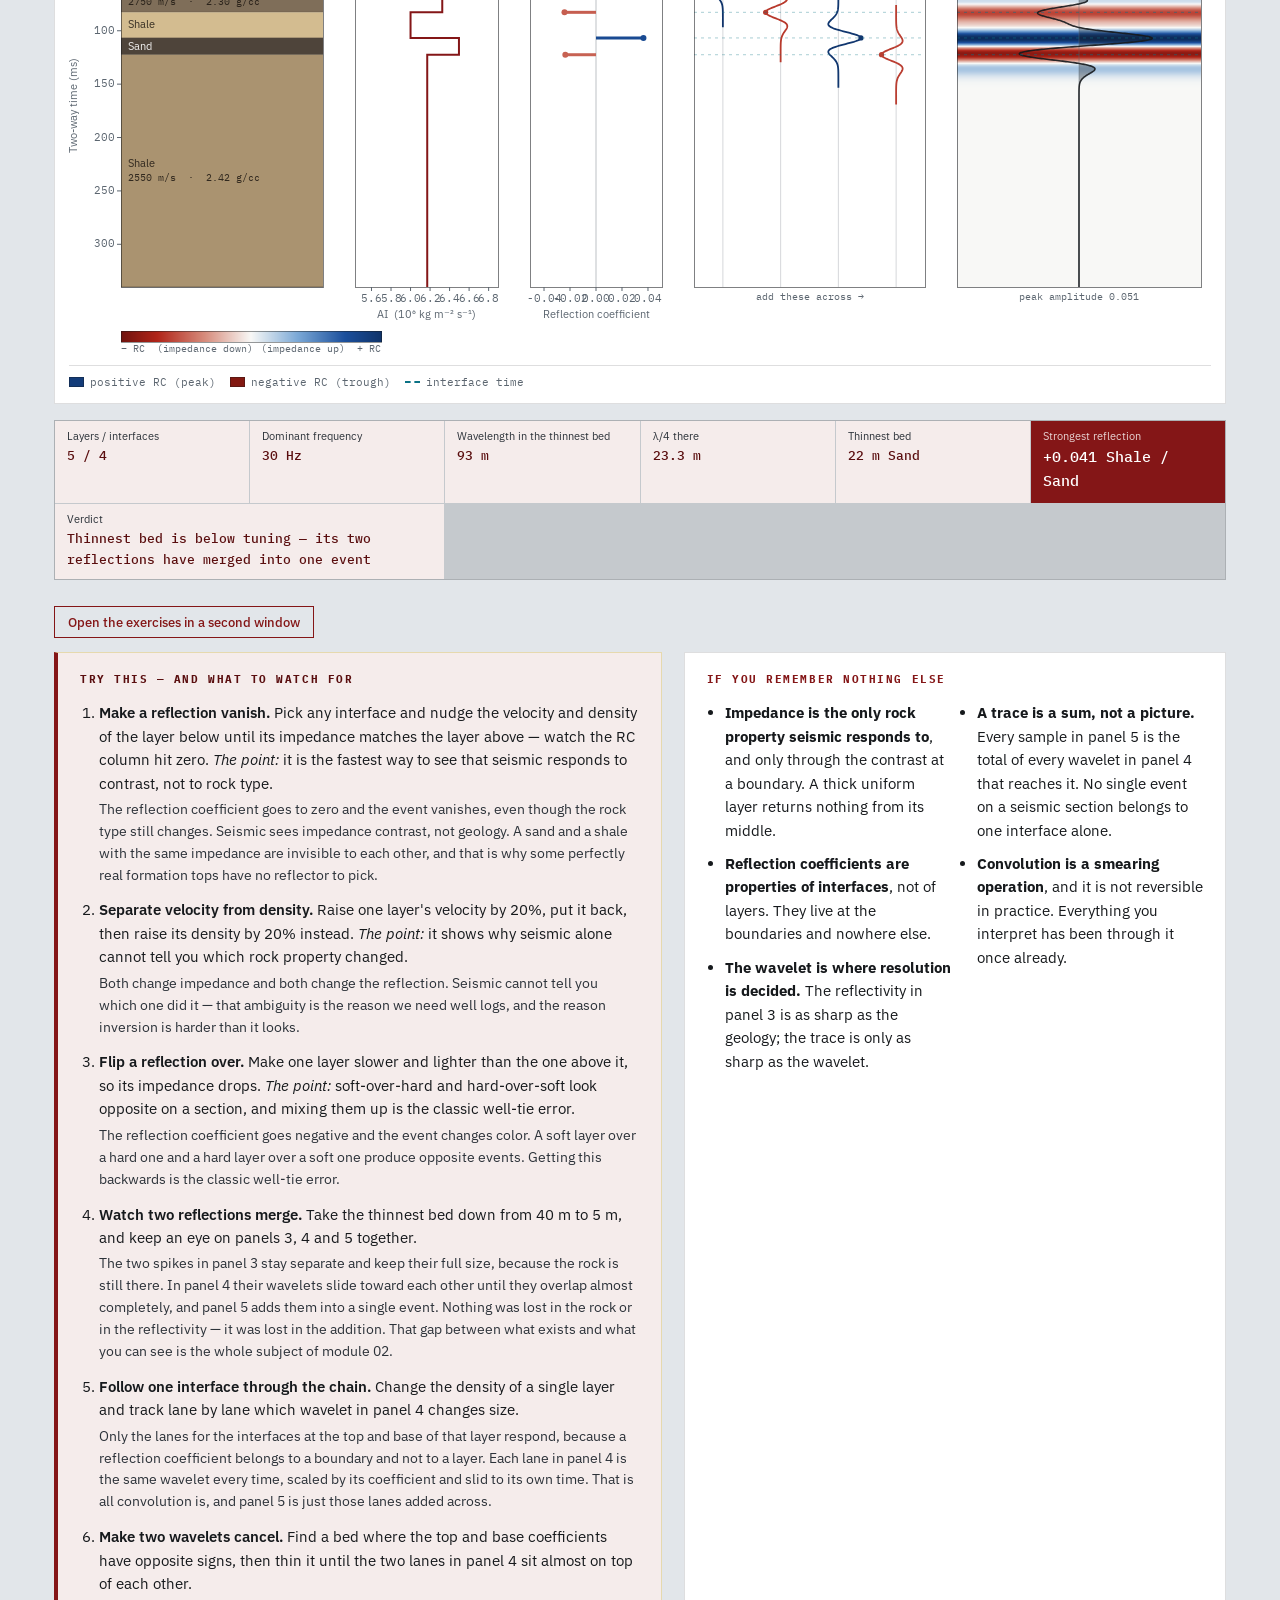
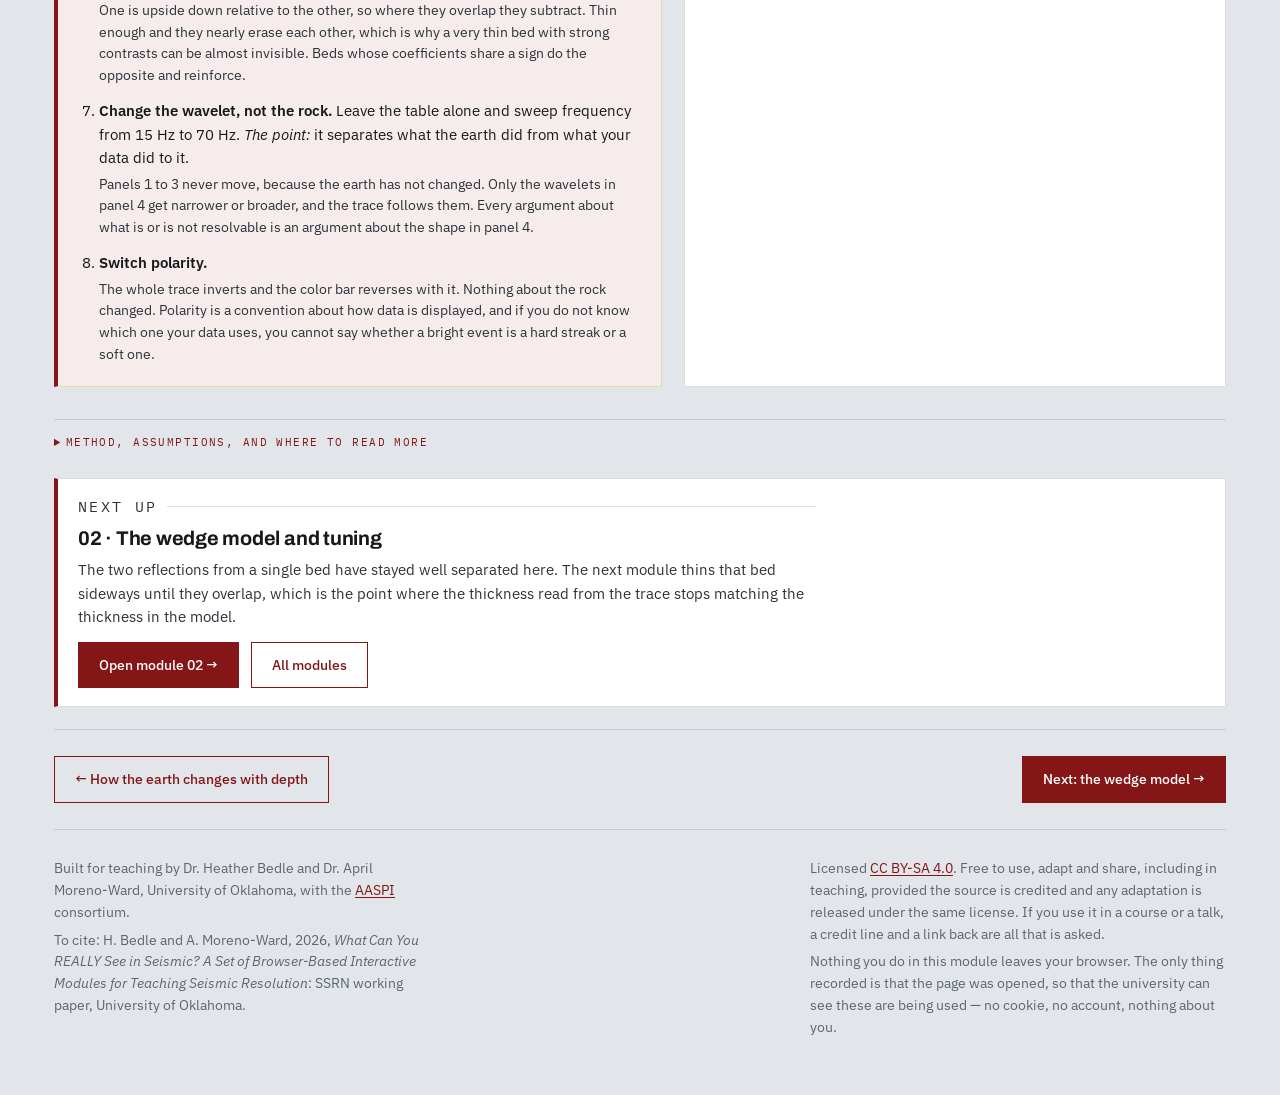
<file: modules/model1d.html>
<!DOCTYPE html>
<html lang="en">
<head>
<meta charset="utf-8">
<meta name="viewport" content="width=device-width, initial-scale=1">
<title>Where a seismic trace comes from — What Can You REALLY See in Seismic?</title>
<meta name="description" content="A 1D earth model: set thickness, velocity and density, watch acoustic impedance become reflection coefficients, and see them convolved into a synthetic trace.">
<link rel="preconnect" href="https://fonts.googleapis.com">
<link rel="preconnect" href="https://fonts.gstatic.com" crossorigin>
<link href="https://fonts.googleapis.com/css2?family=Archivo:wght@600;700;800&family=IBM+Plex+Mono:wght@400;500&family=IBM+Plex+Sans:wght@400;500;600&display=swap" rel="stylesheet">
<link rel="stylesheet" href="../assets/style.css">
</head>
<body>

<div class="wrap">
  <header class="masthead">
    <a class="brand" href="../index.html"><span class="dot"></span>What can you <b>really</b> see in seismic?</a>
    <nav>
      <a href="../index.html">All modules</a>
      <a href="#notes">Method &amp; references</a>
    </nav>
  </header>

  <div class="mod-head">
    <p class="eyebrow">Module 01 &nbsp;·&nbsp; The foundation</p>
    <h1>Where a seismic trace comes from</h1>
    <p class="sub">One column of rock, and the trace it produces. Type a thickness, a velocity and a
      density into the table, and follow them left to right through five panels until a seismic wiggle comes
      out the other end. Every step is on the screen. Change any number and watch which
      panels move — and, just as usefully, which ones do not.</p>
  </div>

  <!-- ============================ THE IDEA FIRST =========================== -->
  <div class="teach" style="padding-top:6px">
    <div class="tryit">
      <h3>A seismic section is not a photograph</h3>
      <p style="margin-top:0;font-size:14.5px">A seismic line resembles a photograph of a cliff face, only
        blurrier, and it is often read that way. What a trace actually records is different.</p>
      <p style="font-size:14.5px">A seismic trace is a <b>sum</b>. Every sample on it is the total of
        everything arriving at that instant. It responds to the <em>boundaries</em> between rocks rather
        than to the rocks themselves, and only where the rocks on either side differ in a particular
        property.</p>
      <p style="font-size:14.5px;margin-bottom:0">This module builds a trace from a rock column in three
        steps. Each step is a single line of arithmetic.</p>
    </div>
    <div class="takeaway">
      <h3>The whole chain, in three steps</h3>
      <p style="margin-top:0;font-size:14.5px"><b>1 · Velocity × density = impedance.</b> The resistance the
        rock offers to being set in motion by a passing wave. It is one number per layer, and it is the only
        rock property seismic responds to.</p>
      <p style="font-size:14.5px"><b>2 · A change in impedance = a reflection.</b> Where two layers meet, the
        contrast between them sets how much energy bounces back. Same impedance either side, no echo, no
        matter how different the rocks look in core.</p>
      <p style="font-size:14.5px"><b>3 · Each reflection ⊛ the wavelet, added up = the trace.</b> Every
        boundary sends back a copy of the same pulse, scaled and delayed. They overlap, they add, and what
        you interpret is the total.</p>
      <p style="font-size:14.5px;margin-bottom:0">Panels 1 to 5 below are those three steps, in order. Every
        later module builds on this chain.</p>
    </div>
  </div>

  <!-- ============================== CONTROLS ============================== -->
  <section class="controls">
    <div class="ctl-col">
      <h2>Start from</h2>
      <div class="ctl">
        <select id="preset">
          <option value="custom">Custom model</option>
          <option value="sandshale" selected>Sand encased in shale</option>
          <option value="gas">Gas sand — a bright spot</option>
          <option value="carb">Shale over limestone</option>
          <option value="coal">Coal seam</option>
          <option value="wet">Wet sand — a dim reflection</option>
        </select>
      </div>
      <button class="btn ghost small" id="addLayer" type="button">Add a layer</button>
      <button class="btn ghost small" id="copyBtn" type="button">Copy link to this setup</button>
      <button class="btn ghost small" id="pngBtn" type="button">Save panels as PNG</button>
      <button class="btn ghost small" id="resetBtn" type="button">Reset</button>
    </div>

    <div class="ctl-col">
      <h2>The wavelet</h2>
      <canvas id="wavPreview" aria-label="Wavelet shape and amplitude spectrum"></canvas>
      <div class="ctl" style="margin-top:10px">
        <div class="seg" role="group" aria-label="Wavelet type">
          <button type="button" id="wRicker" aria-pressed="true">Ricker</button>
          <button type="button" id="wOrmsby" aria-pressed="false">Ormsby</button>
        </div>
      </div>
      <div id="rickerCtl">
        <div class="ctl">
          <label for="freq">Peak frequency <span class="val" id="freqV">30 Hz</span></label>
          <input type="range" id="freq" min="8" max="90" step="1" value="30">
        </div>
      </div>
      <div id="ormsbyCtl" hidden>
        <div class="ctl">
          <label>Low cut / low pass <span class="val" id="f12V">5 – 10 Hz</span></label>
          <input type="range" id="f1" min="2" max="24" step="1" value="5">
          <input type="range" id="f2" min="4" max="34" step="1" value="10" style="margin-top:5px">
        </div>
        <div class="ctl">
          <label>High pass / high cut <span class="val" id="f34V">40 – 50 Hz</span></label>
          <input type="range" id="f3" min="20" max="90" step="1" value="40">
          <input type="range" id="f4" min="24" max="110" step="1" value="50" style="margin-top:5px">
        </div>
      </div>
      <div class="ctl">
        <label>Polarity <span class="val" id="polV">SEG normal</span></label>
        <div class="seg" role="group" aria-label="Display polarity">
          <button type="button" id="pNorm" aria-pressed="true">Normal</button>
          <button type="button" id="pRev" aria-pressed="false">Reverse</button>
        </div>
      </div>
    </div>

    <div class="ctl-col">
      <h2>Display</h2>
      <div class="ctl">
        <label for="cmap">Color map</label>
        <select id="cmap">
          <option value="bwr">Blue peak / red trough</option>
          <option value="cbsafe">Blue peak / orange trough (colorblind safe)</option>
          <option value="gray">Grayscale (black peak)</option>
        </select>
      </div>
      <div class="ctl">
        <label for="gain">Gain <span class="val" id="gainV">1.0×</span></label>
        <input type="range" id="gain" min="0.4" max="4" step="0.1" value="1">
      </div>
      <div class="ctl">
        <label for="noise">Signal-to-noise <span class="val" id="noiseV">clean</span></label>
        <input type="range" id="noise" min="0" max="20" step="0.5" value="0">
      </div>
      <div class="ctl">
        <label for="units">Units</label>
        <select id="units"><option value="m">Meters</option><option value="ft">Feet</option></select>
      </div>
      <label class="check"><input type="checkbox" id="showLabels" checked> Label layers on the panel</label>
    </div>
  </section>

  <!-- ============================= THE MODEL ============================== -->
  <section class="plot" style="margin-top:18px">
    <div class="plot-head">
      <h3>The earth model</h3>
      <span class="hint">Type in any box. The first layer starts at the surface; the last one continues below the section.</span>
    </div>
    <div class="tab-wrap">
      <table class="ltab" id="ltab"></table>
    </div>
  </section>

  <!-- ============================== PANELS =============================== -->
  <section class="plot" style="margin-top:18px">
    <div class="plot-head">
      <h3>From rock to trace</h3>
    </div>
    <p class="hint-line" id="chainHint">Read left to right. Every panel shares the same two-way time axis. Panel 4 gives each interface its own lane so you can see the individual wavelets before they are added together.</p>
    <div class="sec-row" id="panelRow">
      <div class="panel-col">
        <p class="sublabel"><b>1</b> Rock layers</p>
        <canvas id="layerCanvas" aria-label="Layer column shaded by acoustic impedance"></canvas>
      </div>
      <div class="panel-col">
        <p class="sublabel"><b>2</b> Impedance</p>
        <canvas id="aiCanvas" aria-label="Acoustic impedance versus two-way time"></canvas>
      </div>
      <div class="panel-col">
        <p class="sublabel"><b>3</b> Reflectivity</p>
        <canvas id="rcCanvas" aria-label="Reflection coefficients at each interface"></canvas>
      </div>
      <div class="panel-col">
        <p class="sublabel"><b>4</b> &#8859; One wavelet per interface</p>
        <canvas id="wavCanvas" aria-label="A scaled, shifted wavelet for each interface"></canvas>
      </div>
      <div class="panel-col">
        <p class="sublabel"><b>5</b> = Their sum: the trace</p>
        <canvas id="synCanvas" aria-label="The synthetic seismic trace"></canvas>
      </div>
    </div>
    <canvas id="cbarCanvas" aria-label="Color bar relating reflection coefficient to display color"></canvas>
    <div class="legend" id="mainLegend"></div>
  </section>

  <div class="stats">
    <div class="stat"><span>Layers / interfaces</span><b id="rN">5 / 4</b></div>
    <div class="stat"><span>Dominant frequency</span><b id="rF">30 Hz</b></div>
    <div class="stat"><span>Wavelength in the thinnest bed</span><b id="rLam">— m</b></div>
    <div class="stat"><span>λ/4 there</span><b id="rQ">— m</b></div>
    <div class="stat"><span>Thinnest bed</span><b id="rThin">— m</b></div>
    <div class="stat key"><span>Strongest reflection</span><b id="rMaxRc">—</b></div>
    <div class="stat wide"><span>Verdict</span><b id="rVerdict">—</b></div>
  </div>

  <!-- ============================== TEACHING ============================== -->
  <div class="teach-head">
    <button class="btn ghost small" id="popBtn" type="button">Open the exercises in a second window</button>
    <span class="hint" id="popNote"></span>
  </div>
  <div class="teach" id="teach">
    <div class="tryit">
      <h3>Try this — and what to watch for</h3>
      <ol>
        <li><b>Make a reflection vanish.</b> Pick any interface and nudge the velocity and density of the
          layer below until its impedance matches the layer above — watch the RC column hit zero.
          <em>The point:</em> it is the fastest way to see that seismic responds to contrast, not to rock
          type.
          <span class="ans">The reflection coefficient goes to zero and the event vanishes, even though the
            rock type still changes. Seismic sees impedance contrast, not geology. A sand and a shale with the
            same impedance are invisible to each other, and that is why some perfectly real formation tops
            have no reflector to pick.</span></li>
        <li><b>Separate velocity from density.</b> Raise one layer's velocity by 20%, put it back, then
          raise its density by 20% instead. <em>The point:</em> it shows why seismic alone cannot tell you
          which rock property changed.
          <span class="ans">Both change impedance and both change the reflection. Seismic cannot tell you
            which one did it — that ambiguity is the reason we need well logs, and the reason inversion is
            harder than it looks.</span></li>
        <li><b>Flip a reflection over.</b> Make one layer slower and lighter than the one above it, so its
          impedance drops. <em>The point:</em> soft-over-hard and hard-over-soft look opposite on a section,
          and mixing them up is the classic well-tie error.
          <span class="ans">The reflection coefficient goes negative and the event changes color. A soft
            layer over a hard one and a hard layer over a soft one produce opposite events. Getting this
            backwards is the classic well-tie error.</span></li>
        <li><b>Watch two reflections merge.</b> Take the thinnest bed down from 40 m to 5 m, and keep an eye
          on panels 3, 4 and 5 together.
          <span class="ans">The two spikes in panel 3 stay separate and keep their full size, because the
            rock is still there. In panel 4 their wavelets slide toward each other until they overlap almost
            completely, and panel 5 adds them into a single event. Nothing was lost in the rock or in the
            reflectivity — it was lost in the addition. That gap between what exists and what you can see is
            the whole subject of module 02.</span></li>
        <li><b>Follow one interface through the chain.</b> Change the density of a single layer and track
          lane by lane which wavelet in panel 4 changes size.
          <span class="ans">Only the lanes for the interfaces at the top and base of that layer respond,
            because a reflection coefficient belongs to a boundary and not to a layer. Each lane in panel 4
            is the same wavelet every time, scaled by its coefficient and slid to its own time. That is all
            convolution is, and panel 5 is just those lanes added across.</span></li>
        <li><b>Make two wavelets cancel.</b> Find a bed where the top and base coefficients have opposite
          signs, then thin it until the two lanes in panel 4 sit almost on top of each other.
          <span class="ans">One is upside down relative to the other, so where they overlap they subtract.
            Thin enough and they nearly erase each other, which is why a very thin bed with strong contrasts
            can be almost invisible. Beds whose coefficients share a sign do the opposite and reinforce.</span></li>
        <li><b>Change the wavelet, not the rock.</b> Leave the table alone and sweep frequency from 15 Hz to
          70 Hz. <em>The point:</em> it separates what the earth did from what your data did to it.
          <span class="ans">Panels 1 to 3 never move, because the earth has not changed. Only the wavelets in
            panel 4 get narrower or broader, and the trace follows them. Every argument about what is or is
            not resolvable is an argument about the shape in panel 4.</span></li>
        <li><b>Switch polarity.</b>
          <span class="ans">The whole trace inverts and the color bar reverses with it. Nothing about the
            rock changed. Polarity is a convention about how data is displayed, and if you do not know which
            one your data uses, you cannot say whether a bright event is a hard streak or a soft one.</span></li>
      </ol>
    </div>

    <div class="takeaway">
      <h3>If you remember nothing else</h3>
      <ul>
        <li><b>Impedance is the only rock property seismic responds to</b>, and only through the contrast at
          a boundary. A thick uniform layer returns nothing from its middle.</li>
        <li><b>Reflection coefficients are properties of interfaces</b>, not of layers. They live at the
          boundaries and nowhere else.</li>
        <li><b>The wavelet is where resolution is decided.</b> The reflectivity in panel 3 is as sharp as the
          geology; the trace is only as sharp as the wavelet.</li>
        <li><b>A trace is a sum, not a picture.</b> Every sample in panel 5 is the total of every wavelet in
          panel 4 that reaches it. No single event on a seismic section belongs to one interface alone.</li>
        <li><b>Convolution is a smearing operation</b>, and it is not reversible in practice. Everything you
          interpret has been through it once already.</li>
      </ul>
    </div>
  </div>

  <details class="notes" id="notes">
    <summary>Method, assumptions, and where to read more</summary>
    <p>Acoustic impedance is velocity times density. At an interface the normal-incidence reflection
      coefficient is <span class="k">R = (I₂ − I₁) / (I₂ + I₁)</span>, and the two-way time to each interface
      accumulates as <span class="k">2h/V</span> through the layers above it. The trace is the reflectivity
      convolved with a zero-phase wavelet, done here as a sum of shifted, scaled wavelets so interface timing
      is exact rather than rounded to the sample grid. The first interface is placed at 50 ms so the top
      reflection is clear of the start of the display.</p>
    <p>This is normal incidence only, so there is no offset, no AVO, and no mode conversion; all three need
      the full Zoeppritz equations rather than the single expression above. Also left out: transmission loss
      through each interface, internal multiples, attenuation, and geometrical spreading. Each would reduce
      deeper amplitudes, and real processing tries to correct for them. The wavelet is zero phase, which is
      what processing aims for and rarely achieves exactly.</p>
    <ul>
      <li>Sheriff, R.E., and Geldart, L.P., 1995, <em>Exploration Seismology</em>, 2nd ed.: Cambridge University Press.</li>
      <li>Simm, R., and Bacon, M., 2014, <em>Seismic Amplitude: An Interpreter's Handbook</em>: Cambridge University Press.</li>
      <li>Widess, M.B., 1973, How thin is a thin bed?: <em>Geophysics</em>, 38, 1176–1180.</li>
      <li>For anything unfamiliar, the SEG Wiki hosts Sheriff's <em>Encyclopedic Dictionary of Applied
        Geophysics</em> free at <a href="https://wiki.seg.org/wiki/Dictionary">wiki.seg.org/wiki/Dictionary</a>.</li>
    </ul>
  </details>

  <section class="nextup">
    <p class="eyebrow">Next up</p>
    <h3><a href="wedge.html">02 · The wedge model and tuning</a></h3>
    <p>The two reflections from a single bed have stayed well separated here. The next module thins that bed
      sideways until they overlap, which is the point where the thickness read from the trace stops
      matching the thickness in the model.</p>
    <a class="btn" href="wedge.html">Open module 02 →</a>
    <a class="btn ghost" href="../index.html">All modules</a>
  </section>

  <div class="pager">
    <a class="btn ghost" href="depthtrends.html">← How the earth changes with depth</a>
    <a class="btn" href="wedge.html">Next: the wedge model →</a>
  </div>

  <footer>
    <div class="foot-grid">
      <div style="flex:1 1 330px;max-width:46ch">
        <p>Built for teaching by Dr. Heather Bedle and Dr. April Moreno-Ward, University of Oklahoma,
          with the <a href="https://www.ou.edu/mcee/labs/aaspi">AASPI</a> consortium.</p>
        <p>To cite: H. Bedle and A. Moreno-Ward, 2026, <i>What Can You REALLY See in Seismic? A Set of
          Browser-Based Interactive Modules for Teaching Seismic Resolution</i>: SSRN working paper,
          University of Oklahoma.</p>
      </div>
      <div style="flex:1 1 330px;max-width:52ch">
        <p>Licensed <a href="https://creativecommons.org/licenses/by-sa/4.0/">CC BY-SA 4.0</a>. Free to
          use, adapt and share, including in teaching, provided the source is credited and any adaptation
          is released under the same license. If you use it in a course or a talk, a credit line and a
          link back are all that is asked.</p>
        <p>Nothing you do in this module leaves your browser. The only thing recorded is that
          the page was opened, so that the university can see these are being used &mdash; no cookie, no
          account, nothing about you.</p>
      </div>
    </div>
  </footer>
</div>

<script src="../assets/count.js"></script>
<script src="../assets/seismic.js"></script>
<script>
(function () {
  'use strict';

  /* ------------------------------- state ------------------------------- */

  // Layers run top to bottom. The first has no thickness (it reaches the
  // surface) and the last has none either (it continues below the display),
  // which is why both are half-spaces as far as the model is concerned.
  const PRESETS = {
    sandshale: [
      { n: 'Shale',     h: 0,  v: 2450, d: 2.38 },
      { n: 'Sand',      h: 45, v: 2750, d: 2.30 },
      { n: 'Shale',     h: 30, v: 2500, d: 2.40 },
      { n: 'Sand',      h: 22, v: 2800, d: 2.32 },
      { n: 'Shale',     h: 0,  v: 2550, d: 2.42 },
    ],
    gas: [
      { n: 'Shale',     h: 0,  v: 2500, d: 2.40 },
      { n: 'Gas sand',  h: 28, v: 1950, d: 2.02 },
      { n: 'Shale',     h: 0,  v: 2560, d: 2.42 },
    ],
    carb: [
      { n: 'Shale',     h: 0,  v: 2600, d: 2.42 },
      { n: 'Limestone', h: 60, v: 4900, d: 2.62 },
      { n: 'Shale',     h: 0,  v: 2700, d: 2.45 },
    ],
    coal: [
      { n: 'Shale',     h: 0,  v: 2600, d: 2.45 },
      { n: 'Coal',      h: 8,  v: 2200, d: 1.35 },
      { n: 'Sandstone', h: 0,  v: 2900, d: 2.35 },
    ],
    wet: [
      { n: 'Shale',     h: 0,  v: 2500, d: 2.40 },
      { n: 'Wet sand',  h: 35, v: 2540, d: 2.38 },
      { n: 'Shale',     h: 0,  v: 2520, d: 2.41 },
    ],
  };

  const DEF = {
    wav: 'ricker', f: 30, f1: 5, f2: 10, f3: 40, f4: 50,
    cmap: 'bwr', gain: 1, noise: 0, pol: 'normal', units: 'm',
    labels: true, preset: 'sandshale',
    model: '',                       // layers packed into the URL when edited
  };
  let S = SEIS.readState(DEF);

  const $ = (id) => document.getElementById(id);
  const clamp = (v, a, b) => Math.max(a, Math.min(b, v));
  const TTOP = 0.050;                // two-way time of the first interface
  const DT = 0.0002;

  const CRIMSON = '#841617', TEAL = '#0B7285', SLATE = '#5C6670';

  let LAYERS = [];

  function packModel() {
    return LAYERS.map((L) => [L.n, L.h, L.v, L.d].join('~')).join('!');
  }
  function unpackModel(str) {
    try {
      const out = str.split('!').map((row) => {
        const [n, h, v, d] = row.split('~');
        return { n: n || 'Layer', h: parseFloat(h) || 0, v: parseFloat(v), d: parseFloat(d) };
      }).filter((L) => isFinite(L.v) && isFinite(L.d));
      return out.length >= 2 ? out : null;
    } catch (e) { return null; }
  }

  LAYERS = (S.model && unpackModel(S.model)) ||
           JSON.parse(JSON.stringify(PRESETS[S.preset] || PRESETS.sandshale));

  const U = () => SEIS.UNITS[S.units];
  const uL = (m) => m * U().len;
  const fmtL = (m, d) => uL(m).toFixed(d === undefined ? 1 : d) + ' ' + U().lab;

  /* ------------------------------- model ------------------------------- */

  // Impedance in SI, then scaled to the 10^6 kg m^-2 s^-1 that logs are
  // usually plotted in. Density arrives in g/cc.
  const impedanceOf = (L) => (L.v * L.d * 1000) / 1e6;

  function buildModel() {
    const ai = LAYERS.map(impedanceOf);
    const iface = [];
    let t = TTOP;
    for (let i = 0; i < LAYERS.length - 1; i++) {
      if (i > 0) t += 2 * LAYERS[i].h / LAYERS[i].v;
      iface.push({
        t,
        rc: (ai[i + 1] - ai[i]) / (ai[i + 1] + ai[i]),
        above: i, below: i + 1,
      });
    }
    const last = iface.length ? iface[iface.length - 1].t : TTOP;
    const tEnd = Math.max(0.34, last + 0.10);
    return { ai, iface, tEnd };
  }

  // The four corners have to stay in order, so a slider that would cross its
  // neighbor is pushed past it. The labels read from here too, otherwise the
  // numbers on screen can differ from the wavelet being drawn.
  function ormsbyCorners() {
    const f1 = S.f1;
    const f2 = Math.max(S.f2, f1 + 2);
    const f3 = Math.max(S.f3, f2 + 2);
    const f4 = Math.max(S.f4, f3 + 2);
    return { f1, f2, f3, f4 };
  }

  function wavelet() {
    if (S.wav !== 'ormsby') return SEIS.makeWavelet({ type: 'ricker', f: S.f });
    return SEIS.makeWavelet(Object.assign({ type: 'ormsby' }, ormsbyCorners()));
  }

  let CACHE = {};

  function compute() {
    const M = buildModel();
    const wav = wavelet();
    const pol = S.pol === 'reverse' ? -1 : 1;
    const nt = Math.round(M.tEnd / DT);
    const spikes = M.iface.map((f) => ({ t: f.t, r: pol * f.rc }));
    const trace = SEIS.traceFromSpikes(spikes, 0, DT, nt, wav);

    if (S.noise > 0) {
      const peak = M.iface.reduce((m, f) => Math.max(m, Math.abs(f.rc)), 0.01);
      const dtn = 0.001, ntn = Math.max(8, Math.round(M.tEnd / dtn));
      const nz = SEIS.bandLimitedNoise(1, ntn, dtn, wav, 4242, 0);
      const amp = peak / S.noise;
      for (let i = 0; i < nt; i++) {
        const p = (i * DT) / dtn;
        const i0 = Math.min(ntn - 2, Math.floor(p)), fr = p - i0;
        trace[i] += amp * (nz[i0] + (nz[i0 + 1] - nz[i0]) * fr);
      }
    }
    CACHE = { M, wav, nt, trace, pol };
  }

  /* ------------------------------ layout ------------------------------- */

  function layout() {
    const box = $('layerCanvas').closest('.plot');
    const W = Math.max(300, box.clientWidth - 28);
    const stacked = W < 760;
    if (stacked) {
      return { stacked, h: 300, w: { layer: W, ai: W, rc: W, wav: W, syn: W } };
    }
    const gaps = 10 * 4;
    const avail = W - gaps;
    const w = {
      layer: Math.round(avail * 0.24),
      ai:    Math.round(avail * 0.15),
      rc:    Math.round(avail * 0.14),
      wav:   Math.round(avail * 0.23),
    };
    w.syn = avail - w.layer - w.ai - w.rc - w.wav;
    return { stacked, h: clamp(Math.round(W * 0.36), 300, 430), w };
  }

  /* ------------------------------ shading ------------------------------ */

  const EARTH = [[238,227,197],[212,189,145],[172,149,113],[126,109,88],[78,68,58]];
  function earth(u) {
    const p = clamp(u, 0, 1) * (EARTH.length - 1);
    const i = Math.min(EARTH.length - 2, Math.floor(p)), f = p - i;
    const a = EARTH[i], b = EARTH[i + 1];
    return 'rgb(' + Math.round(a[0] + (b[0] - a[0]) * f) + ',' +
                    Math.round(a[1] + (b[1] - a[1]) * f) + ',' +
                    Math.round(a[2] + (b[2] - a[2]) * f) + ')';
  }
  function aiShade(i) {
    const ai = CACHE.M.ai;
    const lo = Math.min.apply(null, ai), hi = Math.max.apply(null, ai);
    return earth(hi > lo ? (ai[i] - lo) / (hi - lo) : 0.4);
  }

  /* ------------------------------ drawing ------------------------------ */

  const MT = 8, MB = 40;
  const yScale = (rect, tEnd) => (t) => rect.y + (t / tEnd) * rect.h;

  function panelRect(w, h, left) {
    return { x: left, y: MT, w: w - left - 10, h: h - MT - MB };
  }

  function drawLayers(L) {
    const ctx = SEIS.fitCanvas($('layerCanvas'), L.w.layer, L.h);
    ctx.clearRect(0, 0, L.w.layer, L.h);
    const rect = panelRect(L.w.layer, L.h, 52);
    const { M } = CACHE;
    const yOf = yScale(rect, M.tEnd);

    for (let i = 0; i < LAYERS.length; i++) {
      const top = i === 0 ? 0 : M.iface[i - 1].t;
      const bot = i < M.iface.length ? M.iface[i].t : M.tEnd;
      const y0 = yOf(top), y1 = yOf(bot);
      ctx.fillStyle = aiShade(i);
      ctx.fillRect(rect.x, y0, rect.w, y1 - y0);
      ctx.save();
      ctx.strokeStyle = 'rgba(40,32,24,.45)'; ctx.lineWidth = 0.9;
      ctx.beginPath(); ctx.moveTo(rect.x, y1); ctx.lineTo(rect.x + rect.w, y1); ctx.stroke();
      ctx.restore();
      if (S.labels && y1 - y0 > 15) {
        ctx.save();
        ctx.beginPath(); ctx.rect(rect.x, y0, rect.w, y1 - y0); ctx.clip();
        const dark = i === M.ai.indexOf(Math.max.apply(null, M.ai));
        ctx.fillStyle = dark ? 'rgba(255,255,255,.92)' : 'rgba(28,22,16,.85)';
        ctx.font = '11px "IBM Plex Sans", sans-serif';
        ctx.textAlign = 'left'; ctx.textBaseline = 'middle';
        const mid = (y0 + y1) / 2;
        ctx.fillText(LAYERS[i].n, rect.x + 7, y1 - y0 > 30 ? mid - 7 : mid);
        if (y1 - y0 > 30) {
          ctx.font = '9.5px "IBM Plex Mono", monospace';
          ctx.fillText(Math.round(uL(LAYERS[i].v)) + ' ' + U().vlab + '  ·  ' +
                       LAYERS[i].d.toFixed(2) + ' g/cc', rect.x + 7, mid + 7);
        }
        ctx.restore();
      }
    }
    SEIS.frame(ctx, rect);
    SEIS.axisLeft(ctx, rect, 0, M.tEnd * 1000, 'Two-way time (ms)', (v) => v.toFixed(0));
  }

  function drawAI(L) {
    const ctx = SEIS.fitCanvas($('aiCanvas'), L.w.ai, L.h);
    ctx.clearRect(0, 0, L.w.ai, L.h);
    const rect = panelRect(L.w.ai, L.h, L.stacked ? 52 : 12);
    const { M } = CACHE;
    const yOf = yScale(rect, M.tEnd);
    ctx.fillStyle = '#fff'; ctx.fillRect(rect.x, rect.y, rect.w, rect.h);

    const lo = Math.min.apply(null, M.ai), hi = Math.max.apply(null, M.ai);
    const pad = Math.max(0.4, (hi - lo) * 0.25);
    const a0 = lo - pad, a1 = hi + pad;
    const xOf = (a) => rect.x + ((a - a0) / (a1 - a0)) * rect.w;

    ctx.save();
    ctx.strokeStyle = CRIMSON; ctx.lineWidth = 2;
    ctx.beginPath();
    for (let i = 0; i < LAYERS.length; i++) {
      const top = i === 0 ? 0 : M.iface[i - 1].t;
      const bot = i < M.iface.length ? M.iface[i].t : M.tEnd;
      const x = xOf(M.ai[i]);
      if (i === 0) ctx.moveTo(x, yOf(top)); else ctx.lineTo(x, yOf(top));
      ctx.lineTo(x, yOf(bot));
    }
    ctx.stroke(); ctx.restore();

    SEIS.frame(ctx, rect);
    if (L.stacked) SEIS.axisLeft(ctx, rect, 0, M.tEnd * 1000, '', (v) => v.toFixed(0));
    SEIS.axisBottom(ctx, rect, a0, a1, 'AI  (10\u2076 kg m\u207B\u00B2 s\u207B\u00B9)', (v) => v.toFixed(1));
  }

  function drawRC(L) {
    const ctx = SEIS.fitCanvas($('rcCanvas'), L.w.rc, L.h);
    ctx.clearRect(0, 0, L.w.rc, L.h);
    const rect = panelRect(L.w.rc, L.h, L.stacked ? 52 : 12);
    const { M } = CACHE;
    const yOf = yScale(rect, M.tEnd);
    ctx.fillStyle = '#fff'; ctx.fillRect(rect.x, rect.y, rect.w, rect.h);

    const peak = Math.max(0.05, M.iface.reduce((m, f) => Math.max(m, Math.abs(f.rc)), 0) * 1.25);
    const cx = rect.x + rect.w / 2;
    const xOf = (r) => cx + (r / peak) * (rect.w / 2) * 0.92;

    ctx.save();
    ctx.strokeStyle = 'rgba(92,102,112,.4)'; ctx.lineWidth = 1;
    ctx.beginPath(); ctx.moveTo(cx, rect.y); ctx.lineTo(cx, rect.y + rect.h); ctx.stroke();
    ctx.restore();

    const cmap = SEIS.COLORMAPS[S.cmap];
    M.iface.forEach((f) => {
      const y = yOf(f.t), x = xOf(CACHE.pol * f.rc);
      const c = cmap(clamp(CACHE.pol * f.rc / peak, -1, 1) * 0.92);
      ctx.save();
      ctx.strokeStyle = 'rgb(' + c[0] + ',' + c[1] + ',' + c[2] + ')';
      ctx.lineWidth = 3;
      ctx.beginPath(); ctx.moveTo(cx, y); ctx.lineTo(x, y); ctx.stroke();
      ctx.fillStyle = ctx.strokeStyle;
      ctx.beginPath(); ctx.arc(x, y, 3, 0, 6.284); ctx.fill();
      ctx.restore();
    });

    SEIS.frame(ctx, rect);
    if (L.stacked) SEIS.axisLeft(ctx, rect, 0, M.tEnd * 1000, '', (v) => v.toFixed(0));
    SEIS.axisBottom(ctx, rect, -peak, peak, 'Reflection coefficient', (v) => v.toFixed(2));
  }

  // One lane per interface, each holding that interface's own wavelet: the same
  // shape every time, scaled by the reflection coefficient and slid to the
  // interface time. Panel 5 is these added together. Giving each its own lane is
  // the only way to see them separately, because in the sum they overlap.
  function drawWavelet(L) {
    const ctx = SEIS.fitCanvas($('wavCanvas'), L.w.wav, L.h);
    ctx.clearRect(0, 0, L.w.wav, L.h);
    const rect = panelRect(L.w.wav, L.h, L.stacked ? 52 : 12);
    const { M, wav, pol } = CACHE;
    ctx.fillStyle = '#fff'; ctx.fillRect(rect.x, rect.y, rect.w, rect.h);

    const yOf = yScale(rect, M.tEnd);
    const N = M.iface.length;
    if (!N) { SEIS.frame(ctx, rect); return; }

    const maxRc = Math.max(1e-6, M.iface.reduce((m, f) => Math.max(m, Math.abs(f.rc)), 0));
    const laneW = rect.w / N;
    const amp = laneW * 0.40 / maxRc;   // relative sizes preserved across lanes
    const cmap = SEIS.COLORMAPS[S.cmap];
    const span = wav.halfLength;

    ctx.save();
    ctx.beginPath(); ctx.rect(rect.x, rect.y, rect.w, rect.h); ctx.clip();

    M.iface.forEach((f, i) => {
      const cx = rect.x + (i + 0.5) * laneW;
      const c = cmap(clamp(pol * f.rc / maxRc, -1, 1) * 0.92);
      const col = 'rgb(' + c[0] + ',' + c[1] + ',' + c[2] + ')';

      // lane zero line
      ctx.strokeStyle = 'rgba(92,102,112,.25)'; ctx.lineWidth = 1;
      ctx.beginPath(); ctx.moveTo(cx, rect.y); ctx.lineTo(cx, rect.y + rect.h); ctx.stroke();

      // the wavelet, centered on this interface
      ctx.strokeStyle = col; ctx.lineWidth = 1.8;
      ctx.beginPath();
      for (let k = 0; k <= 180; k++) {
        const t = f.t - span + (k / 180) * 2 * span;
        const x = cx + pol * f.rc * wav.fn(t - f.t) * amp;
        const y = yOf(t);
        k === 0 ? ctx.moveTo(x, y) : ctx.lineTo(x, y);
      }
      ctx.stroke();

      // a dot at the interface time itself
      ctx.fillStyle = col;
      ctx.beginPath(); ctx.arc(cx + pol * f.rc * amp, yOf(f.t), 2.6, 0, 6.284); ctx.fill();
    });

    // interface times, tying the lanes back to panel 3 and forward to panel 5
    M.iface.forEach((f) => {
      SEIS.dashedLine(ctx, rect.x, yOf(f.t), rect.x + rect.w, yOf(f.t),
                      'rgba(11,114,133,.35)', [3, 4], 1);
    });
    ctx.restore();

    // lane numbers along the top
    ctx.save();
    ctx.font = '9px "IBM Plex Mono", monospace'; ctx.fillStyle = SLATE;
    ctx.textAlign = 'center'; ctx.textBaseline = 'top';
    M.iface.forEach((f, i) => {
      ctx.fillText(String(i + 1), rect.x + (i + 0.5) * laneW, rect.y + 3);
    });
    ctx.restore();

    SEIS.frame(ctx, rect);
    if (L.stacked) SEIS.axisLeft(ctx, rect, 0, M.tEnd * 1000, '', (v) => v.toFixed(0));
    ctx.save();
    ctx.font = '9.5px "IBM Plex Mono", monospace'; ctx.fillStyle = SLATE;
    ctx.textAlign = 'center'; ctx.textBaseline = 'top';
    ctx.fillText('add these across \u2192', rect.x + rect.w / 2, rect.y + rect.h + 6);
    ctx.restore();
  }

  // The wavelet on its own, tucked beside its controls. It is tens of
  // milliseconds long against a section of hundreds, so it needs its own scale.
  function drawWaveletPreview() {
    const c = $('wavPreview');
    const w = Math.max(150, c.parentElement.clientWidth - 34);
    const ctx = SEIS.fitCanvas(c, w, 92);
    ctx.clearRect(0, 0, w, 92);
    const wav = CACHE.wav || wavelet();
    const gapW = 12, wW = (w - gapW) * 0.54, sW = w - gapW - wW;
    const rW = { x: 0, y: 4, w: wW, h: 84 }, rS = { x: wW + gapW, y: 4, w: sW, h: 84 };

    ctx.fillStyle = '#fff';
    ctx.fillRect(rW.x, rW.y, rW.w, rW.h); ctx.fillRect(rS.x, rS.y, rS.w, rS.h);

    const span = wav.halfLength;
    ctx.save();
    ctx.strokeStyle = 'rgba(92,102,112,.4)'; ctx.lineWidth = 1;
    ctx.beginPath(); ctx.moveTo(rW.x, rW.y + rW.h / 2); ctx.lineTo(rW.x + rW.w, rW.y + rW.h / 2); ctx.stroke();
    ctx.strokeStyle = CRIMSON; ctx.lineWidth = 1.8; ctx.beginPath();
    for (let i = 0; i <= 160; i++) {
      const t = -span + (i / 160) * 2 * span;
      const x = rW.x + (i / 160) * rW.w;
      const y = rW.y + rW.h / 2 - (CACHE.pol || 1) * wav.fn(t) * rW.h * 0.40;
      i === 0 ? ctx.moveTo(x, y) : ctx.lineTo(x, y);
    }
    ctx.stroke(); ctx.restore();

    const fmax = 120;
    const sp = SEIS.spectrum(wav, 0.0008, 56, fmax);
    ctx.save();
    ctx.fillStyle = 'rgba(132,22,23,.22)'; ctx.strokeStyle = CRIMSON; ctx.lineWidth = 1.6;
    ctx.beginPath(); ctx.moveTo(rS.x, rS.y + rS.h);
    sp.forEach((q) => ctx.lineTo(rS.x + (q.f / fmax) * rS.w, rS.y + rS.h - q.a * rS.h * 0.86));
    ctx.lineTo(rS.x + rS.w, rS.y + rS.h); ctx.closePath(); ctx.fill();
    ctx.beginPath();
    sp.forEach((q, i) => {
      const x = rS.x + (q.f / fmax) * rS.w, y = rS.y + rS.h - q.a * rS.h * 0.86;
      i === 0 ? ctx.moveTo(x, y) : ctx.lineTo(x, y);
    });
    ctx.stroke(); ctx.restore();

    SEIS.frame(ctx, rW); SEIS.frame(ctx, rS);
    ctx.save();
    ctx.font = '9.5px "IBM Plex Mono", monospace'; ctx.fillStyle = SLATE;
    ctx.textAlign = 'center'; ctx.textBaseline = 'top';
    ctx.fillText('shape in time', rW.x + rW.w / 2, rW.y + rW.h + 3);
    ctx.fillText('0 \u2013 120 Hz', rS.x + rS.w / 2, rS.y + rS.h + 3);
    ctx.restore();
  }

  function drawSynthetic(L) {
    const ctx = SEIS.fitCanvas($('synCanvas'), L.w.syn, L.h);
    ctx.clearRect(0, 0, L.w.syn, L.h);
    const rect = panelRect(L.w.syn, L.h, L.stacked ? 52 : 12);
    const { M, trace, nt } = CACHE;

    // Scale to the trace itself, not to the largest reflection coefficient.
    // Interference makes the trace exceed the biggest RC wherever two events
    // stack, so scaling on RC alone lets the wiggle run off the panel.
    let peak = 1e-6;
    for (let i = 0; i < nt; i++) peak = Math.max(peak, Math.abs(trace[i]));

    // variable density behind, one column stretched across the panel
    SEIS.drawVarDensity(ctx, trace, 1, nt, rect,
      { cmap: SEIS.COLORMAPS[S.cmap], gain: S.gain, clip: peak });

    const yOf = yScale(rect, M.tEnd);
    const cx = rect.x + rect.w * 0.5;
    // Gain drives the color panel over its full range, but the wiggle only
    // responds up to 1.6x. Beyond that the trace would flat-top against the
    // panel edge, which reads as a broken plot rather than as a strong event.
    // At the cap the excursion reaches 96% of the half-panel, so it always fits.
    const amp = rect.w * 0.30 * Math.min(S.gain, 1.6) / peak;
    const xOf = (v) => cx + v * amp;

    ctx.save();
    ctx.beginPath(); ctx.rect(rect.x, rect.y, rect.w, rect.h); ctx.clip();

    // positive lobes filled, the way a variable-area display shows a peak
    ctx.fillStyle = 'rgba(22,25,28,.32)';
    ctx.beginPath();
    ctx.moveTo(cx, rect.y);
    for (let i = 0; i < nt; i++) {
      ctx.lineTo(xOf(Math.max(0, trace[i])), rect.y + (i / (nt - 1)) * rect.h);
    }
    ctx.lineTo(cx, rect.y + rect.h);
    ctx.closePath(); ctx.fill();

    ctx.strokeStyle = 'rgba(92,102,112,.45)'; ctx.lineWidth = 1;
    ctx.beginPath(); ctx.moveTo(cx, rect.y); ctx.lineTo(cx, rect.y + rect.h); ctx.stroke();

    ctx.strokeStyle = 'rgba(22,25,28,.9)'; ctx.lineWidth = 1.6;
    ctx.beginPath();
    for (let i = 0; i < nt; i++) {
      const x = xOf(trace[i]), y = rect.y + (i / (nt - 1)) * rect.h;
      i === 0 ? ctx.moveTo(x, y) : ctx.lineTo(x, y);
    }
    ctx.stroke();
    ctx.restore();

    // tie each interface back to the event it produced
    M.iface.forEach((f) => {
      SEIS.dashedLine(ctx, rect.x, yOf(f.t), rect.x + rect.w, yOf(f.t),
                      'rgba(11,114,133,.55)', [3, 4], 1);
    });

    SEIS.frame(ctx, rect);
    if (L.stacked) SEIS.axisLeft(ctx, rect, 0, M.tEnd * 1000, '', (v) => v.toFixed(0));
    ctx.save();
    ctx.font = '9.5px "IBM Plex Mono", monospace'; ctx.fillStyle = SLATE;
    ctx.textAlign = 'center'; ctx.textBaseline = 'top';
    ctx.fillText('peak amplitude ' + peak.toFixed(3), rect.x + rect.w / 2, rect.y + rect.h + 6);
    ctx.restore();
  }

  function drawBar(L) {
    const wTot = $('layerCanvas').closest('.plot').clientWidth - 28;
    const ctx = SEIS.fitCanvas($('cbarCanvas'), wTot, 30);
    ctx.clearRect(0, 0, wTot, 30);
    SEIS.drawColorbar(ctx, { x: 52, y: 4, w: Math.min(260, wTot - 70), h: 11 },
      SEIS.COLORMAPS[S.cmap],
      { pol: CACHE.pol,
        left: '\u2212 RC  (impedance down)', right: '(impedance up)  + RC' });
  }

  function updateLegend() {
    const cmap = SEIS.COLORMAPS[S.cmap];
    const rgb = (v) => { const c = cmap(v); return 'rgb(' + c[0] + ',' + c[1] + ',' + c[2] + ')'; };
    const p = CACHE.pol;
    $('mainLegend').innerHTML =
      '<span><i class="sw" style="background:' + rgb(0.85 * p) + '"></i>positive RC (' +
        (p > 0 ? 'peak' : 'trough') + ')</span>' +
      '<span><i class="sw" style="background:' + rgb(-0.85 * p) + '"></i>negative RC (' +
        (p > 0 ? 'trough' : 'peak') + ')</span>' +
      '<span><i style="border-color:' + TEAL + ';border-top-style:dashed"></i>interface time</span>';
    $('polV').textContent = S.pol === 'reverse' ? 'SEG reverse' : 'SEG normal';
  }

  /* ------------------------------- table ------------------------------- */

  function buildTable() {
    const { M } = CACHE;
    let html = '<thead><tr>' +
      '<th style="width:34%">Layer</th>' +
      '<th style="width:14%">Thickness</th>' +
      '<th style="width:14%">Velocity</th>' +
      '<th style="width:13%">Density</th>' +
      '<th style="width:12%">Impedance</th>' +
      '<th style="width:13%">RC below</th>' +
      '<th></th></tr></thead><tbody>';

    LAYERS.forEach((Lr, i) => {
      const edge = (i === 0 || i === LAYERS.length - 1);
      const rc = i < M.iface.length ? M.iface[i].rc : null;
      html += '<tr>' +
        '<td><span class="chip" style="background:' + aiShade(i) + '"></span>' +
          '<input data-k="n" data-i="' + i + '" type="text" value="' + Lr.n +
          '" style="width:calc(100% - 24px);display:inline-block" aria-label="Layer name"></td>' +
        '<td>' + (edge
          ? '<input value="\u2014" disabled title="This layer continues beyond the display">'
          : '<input data-k="h" data-i="' + i + '" type="number" min="1" max="500" step="1" value="' +
            Math.round(uL(Lr.h)) + '" aria-label="Thickness">') + '</td>' +
        '<td><input data-k="v" data-i="' + i + '" type="number" min="1000" max="7000" step="10" value="' +
          Math.round(uL(Lr.v)) + '" aria-label="Velocity"></td>' +
        '<td><input data-k="d" data-i="' + i + '" type="number" min="1" max="3.2" step="0.01" value="' +
          Lr.d.toFixed(2) + '" aria-label="Density"></td>' +
        '<td class="ro">' + M.ai[i].toFixed(2) + '</td>' +
        '<td class="ro" style="color:' + (rc === null ? 'var(--slate)'
            : (rc > 0 ? '#1B4F9C' : '#B02418')) + '">' +
          (rc === null ? '\u2014' : (rc > 0 ? '+' : '') + rc.toFixed(3)) + '</td>' +
        '<td>' + (LAYERS.length > 2
          ? '<button class="rowbtn" data-del="' + i + '" title="Remove this layer">\u00d7</button>'
          : '') + '</td></tr>';
    });
    html += '</tbody>';
    $('ltab').innerHTML = html;

    $('ltab').querySelectorAll('input[data-k]').forEach((el) => {
      el.addEventListener('change', onEdit);
      if (el.type === 'number') el.addEventListener('input', onEdit);
    });
    $('ltab').querySelectorAll('button[data-del]').forEach((b) => {
      b.addEventListener('click', () => {
        LAYERS.splice(parseInt(b.dataset.del, 10), 1);
        S.preset = 'custom'; $('preset').value = 'custom';
        refresh(true);
      });
    });
  }

  function onEdit(e) {
    const i = parseInt(e.target.dataset.i, 10), k = e.target.dataset.k;
    if (k === 'n') { LAYERS[i].n = e.target.value.slice(0, 22); }
    else {
      const raw = parseFloat(e.target.value);
      if (!isFinite(raw)) return;
      // inputs are in display units; the model is always metric
      if (k === 'd') LAYERS[i].d = clamp(raw, 1, 3.2);
      else if (k === 'h') LAYERS[i].h = clamp(raw / U().len, 1, 500);
      else LAYERS[i].v = clamp(raw / U().vel, 1000, 7000);
    }
    S.preset = 'custom'; $('preset').value = 'custom';
    refresh(k === 'n');
  }

  /* ------------------------------ readout ------------------------------ */

  function updateStats() {
    const { M, wav } = CACHE;
    const inner = LAYERS.slice(1, -1);
    const thin = inner.length ? inner.reduce((a, b) => (a.h < b.h ? a : b)) : null;
    const strongest = M.iface.reduce((a, b) => (Math.abs(a.rc) > Math.abs(b.rc) ? a : b),
                                     { rc: 0, above: 0, below: 0 });

    $('rN').textContent = LAYERS.length + ' / ' + M.iface.length;
    $('rF').textContent = Math.round(wav.fdom) + ' Hz';
    if (thin) {
      const lam = thin.v / wav.fdom;
      $('rLam').textContent = fmtL(lam, 0);
      $('rQ').textContent = fmtL(lam / 4);
      $('rThin').textContent = fmtL(thin.h, 0) + '  ' + thin.n;
      const ratio = thin.h / lam;
      $('rVerdict').textContent = ratio >= 0.25
        ? 'Thinnest bed is above tuning — top and base resolve separately'
        : ratio >= 0.125
          ? 'Thinnest bed is below tuning — its two reflections have merged into one event'
          : 'Thinnest bed is near the detection limit — visible only as a change in amplitude';
    } else {
      $('rLam').textContent = '\u2014'; $('rQ').textContent = '\u2014';
      $('rThin').textContent = '\u2014';
      $('rVerdict').textContent = 'Add a layer in the middle to give the model a bed thickness';
    }
    $('rMaxRc').textContent = (strongest.rc > 0 ? '+' : '') + strongest.rc.toFixed(3) +
      '  ' + (LAYERS[strongest.above] ? LAYERS[strongest.above].n : '') + ' / ' +
      (LAYERS[strongest.below] ? LAYERS[strongest.below].n : '');
  }

  /* ------------------------------ plumbing ----------------------------- */

  function render() {
    const L = layout();
    const cols = $('panelRow').querySelectorAll('.panel-col');
    ['layer', 'ai', 'rc', 'wav', 'syn'].forEach((k, i) => {
      if (cols[i]) cols[i].style.width = L.w[k] + 'px';
    });
    drawWaveletPreview();
    drawLayers(L); drawAI(L); drawRC(L); drawWavelet(L); drawSynthetic(L);
    drawBar(L); updateLegend(); updateStats();
  }

  function refresh(rebuildTable) {
    compute();
    if (rebuildTable !== false) buildTable();
    render();
    S.model = packModel();
    SEIS.writeState(S, DEF);
  }

  function syncLabels() {
    $('freqV').textContent = S.f + ' Hz';
    const o = ormsbyCorners();
    $('f12V').textContent = o.f1 + ' \u2013 ' + o.f2 + ' Hz';
    $('f34V').textContent = o.f3 + ' \u2013 ' + o.f4 + ' Hz';
    $('gainV').textContent = S.gain.toFixed(1) + '\u00d7';
    $('noiseV').textContent = S.noise <= 0 ? 'clean' : S.noise.toFixed(1) + ' : 1';
    $('rickerCtl').hidden = S.wav !== 'ricker';
    $('ormsbyCtl').hidden = S.wav !== 'ormsby';
    $('wRicker').setAttribute('aria-pressed', S.wav === 'ricker');
    $('wOrmsby').setAttribute('aria-pressed', S.wav === 'ormsby');
    $('pNorm').setAttribute('aria-pressed', S.pol === 'normal');
    $('pRev').setAttribute('aria-pressed', S.pol === 'reverse');
  }

  function pushToInputs() {
    $('freq').value = S.f; $('f1').value = S.f1; $('f2').value = S.f2;
    $('f3').value = S.f3; $('f4').value = S.f4;
    $('gain').value = S.gain; $('noise').value = S.noise;
    $('cmap').value = S.cmap; $('units').value = S.units;
    $('showLabels').checked = S.labels; $('preset').value = S.preset;
  }

  function bump(rebuild) { syncLabels(); refresh(rebuild); }

  const slide = (id, key) => $(id).addEventListener('input', () => {
    S[key] = parseFloat($(id).value); bump(false);
  });
  slide('freq', 'f'); slide('gain', 'gain'); slide('noise', 'noise');
  ['f1', 'f2', 'f3', 'f4'].forEach((k) => slide(k, k));

  const toggle = (id, key, val) => $(id).addEventListener('click', () => { S[key] = val; bump(false); });
  toggle('wRicker', 'wav', 'ricker'); toggle('wOrmsby', 'wav', 'ormsby');
  toggle('pNorm', 'pol', 'normal');   toggle('pRev', 'pol', 'reverse');

  $('cmap').addEventListener('change', () => { S.cmap = $('cmap').value; bump(true); });
  $('units').addEventListener('change', () => { S.units = $('units').value; bump(true); });
  $('showLabels').addEventListener('change', () => { S.labels = $('showLabels').checked; bump(false); });

  $('preset').addEventListener('change', () => {
    const p = PRESETS[$('preset').value];
    if (!p) return;
    S.preset = $('preset').value;
    LAYERS = JSON.parse(JSON.stringify(p));
    bump(true);
  });

  $('addLayer').addEventListener('click', () => {
    if (LAYERS.length >= 9) return;
    const at = Math.max(1, LAYERS.length - 1);
    const prev = LAYERS[at - 1];
    LAYERS.splice(at, 0, { n: 'New layer', h: 25, v: Math.round(prev.v * 0.92), d: +(prev.d - 0.08).toFixed(2) });
    S.preset = 'custom'; $('preset').value = 'custom';
    bump(true);
  });

  $('resetBtn').addEventListener('click', () => {
    S = Object.assign({}, DEF);
    LAYERS = JSON.parse(JSON.stringify(PRESETS.sandshale));
    pushToInputs(); bump(true);
  });
  $('copyBtn').addEventListener('click', (e) => SEIS.copyLink(e.currentTarget));
  $('pngBtn').addEventListener('click', () => SEIS.savePNG($('synCanvas'), 'synthetic-trace'));

  let rt;
  window.addEventListener('resize', () => { clearTimeout(rt); rt = setTimeout(render, 120); });

  pushToInputs();
  syncLabels();
  refresh(true);
  document.fonts && document.fonts.ready.then(render);
})();
</script>
<script src="../assets/panelout.js"></script>
</body>
</html>
</file>
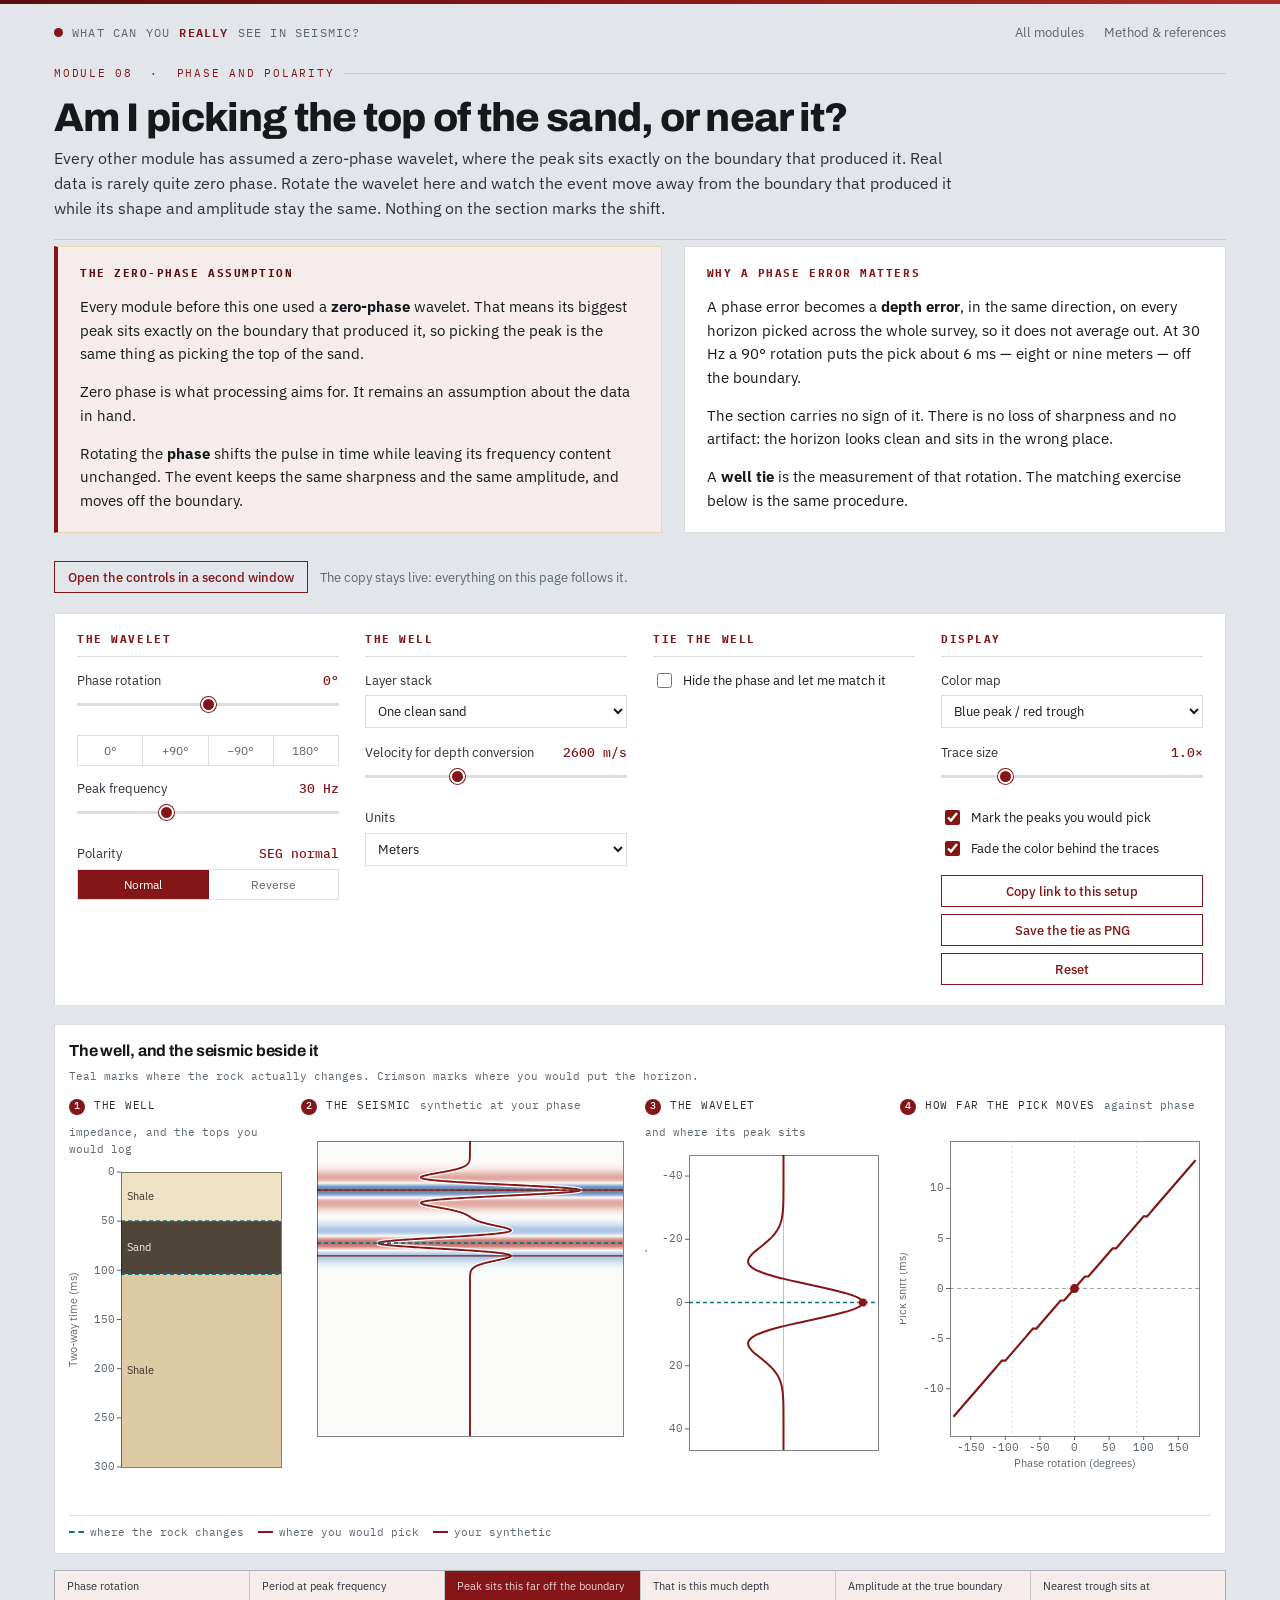
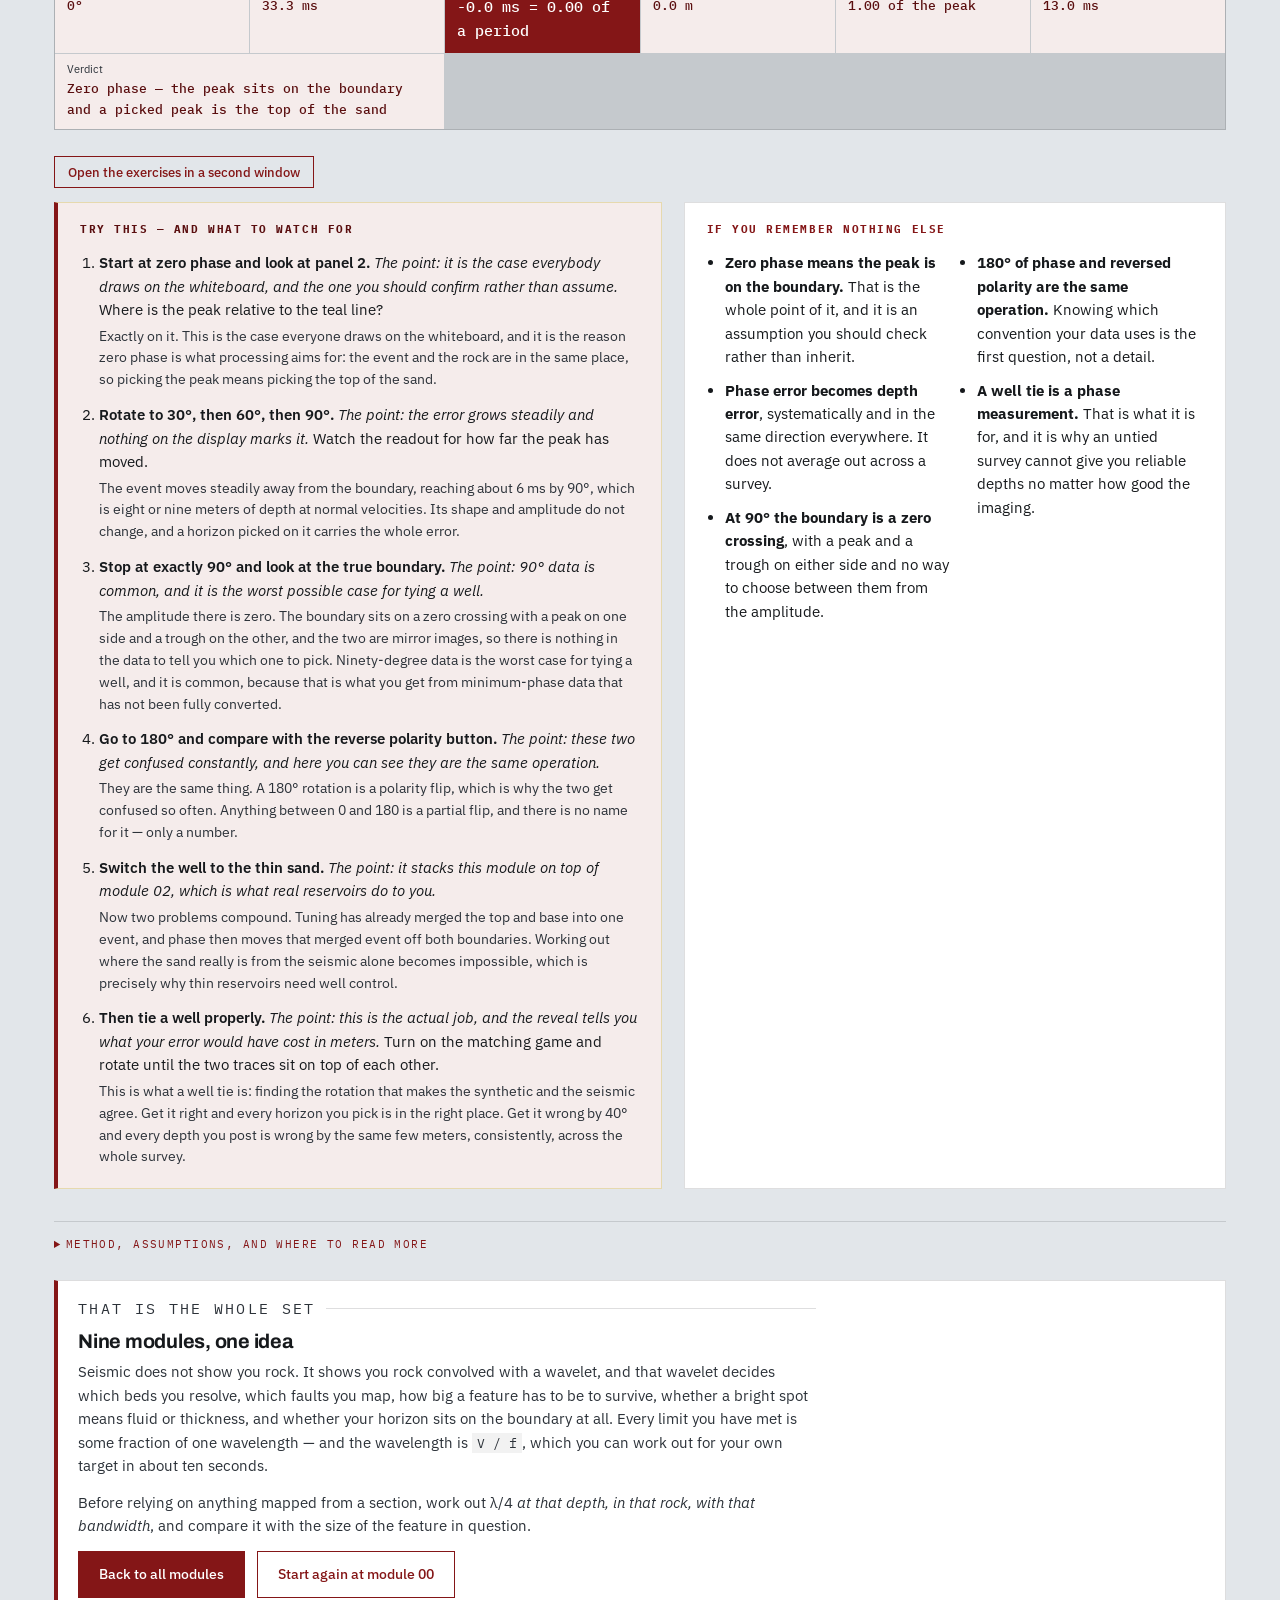
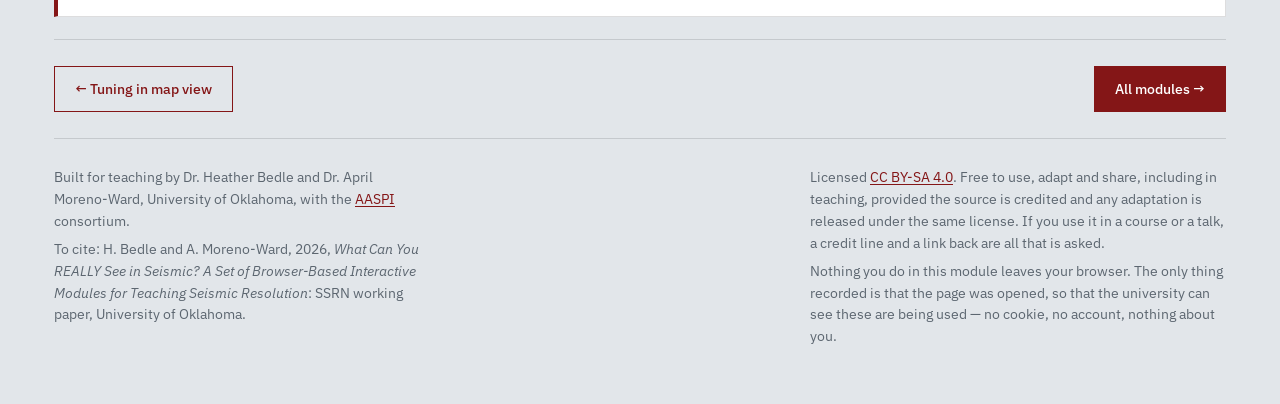
<file: modules/phase.html>
<!DOCTYPE html>
<html lang="en">
<head>
<meta charset="utf-8">
<meta name="viewport" content="width=device-width, initial-scale=1">
<title>Phase, polarity &amp; well ties — What Can You REALLY See in Seismic?</title>
<meta name="description" content="Rotate the wavelet and watch the apparent bed boundary move: why well ties and picked horizons often disagree.">
<link rel="preconnect" href="https://fonts.googleapis.com">
<link rel="preconnect" href="https://fonts.gstatic.com" crossorigin>
<link href="https://fonts.googleapis.com/css2?family=Archivo:wght@600;700;800&family=IBM+Plex+Mono:wght@400;500&family=IBM+Plex+Sans:wght@400;500;600&display=swap" rel="stylesheet">
<link rel="stylesheet" href="../assets/style.css">
</head>
<body>

<div class="wrap">
  <header class="masthead">
    <a class="brand" href="../index.html"><span class="dot"></span>What can you <b>really</b> see in seismic?</a>
    <nav>
      <a href="../index.html">All modules</a>
      <a href="#notes">Method &amp; references</a>
    </nav>
  </header>

  <div class="mod-head">
    <p class="eyebrow">Module 08 &nbsp;·&nbsp; Phase and polarity</p>
    <h1>Am I picking the top of the sand, or near it?</h1>
    <p class="sub">Every other module has assumed a zero-phase wavelet, where the peak sits exactly on the
      boundary that produced it. Real data is rarely quite zero phase. Rotate the wavelet here and watch
      the event move away from the boundary that produced it while its shape and amplitude stay the same.
      Nothing on the section marks the shift.</p>
  </div>

  <!-- ============================ THE IDEA FIRST =========================== -->
  <div class="teach" style="padding-top:6px">
    <div class="tryit">
      <h3>The zero-phase assumption</h3>
      <p style="margin-top:0;font-size:14.5px">Every module before this one used a <b>zero-phase</b> wavelet.
        That means its biggest peak sits exactly on the boundary that produced it, so picking the peak is the
        same thing as picking the top of the sand.</p>
      <p style="font-size:14.5px">Zero phase is what processing aims for. It remains an assumption about the
        data in hand.</p>
      <p style="font-size:14.5px;margin-bottom:0">Rotating the <b>phase</b> shifts the pulse in time while
        leaving its frequency content unchanged. The event keeps the same sharpness and the same amplitude,
        and moves off the boundary.</p>
    </div>
    <div class="takeaway">
      <h3>Why a phase error matters</h3>
      <p style="margin-top:0;font-size:14.5px">A phase error becomes a <b>depth error</b>, in the same
        direction, on every horizon picked across the whole survey, so it does not average out. At 30 Hz a
        90° rotation puts the pick about 6 ms — eight or nine meters — off the boundary.</p>
      <p style="font-size:14.5px">The section carries no sign of it. There is no loss of sharpness and no
        artifact: the horizon looks clean and sits in the wrong place.</p>
      <p style="font-size:14.5px;margin-bottom:0">A <b>well tie</b> is the measurement of that rotation.
        The matching exercise below is the same procedure.</p>
    </div>
  </div>

  <!-- ============================== CONTROLS ============================== -->
  <section class="controls">
    <div class="ctl-col">
      <h2>The wavelet</h2>
      <div class="ctl">
        <label for="phase">Phase rotation <span class="val" id="phaseV">0°</span></label>
        <input type="range" id="phase" min="-180" max="180" step="1" value="0">
      </div>
      <div class="seg" role="group" aria-label="Common phases" style="margin-bottom:12px">
        <button type="button" id="p0">0°</button>
        <button type="button" id="p90">+90°</button>
        <button type="button" id="pm90">−90°</button>
        <button type="button" id="p180">180°</button>
      </div>
      <div class="ctl">
        <label for="freq">Peak frequency <span class="val" id="freqV">30 Hz</span></label>
        <input type="range" id="freq" min="10" max="70" step="1" value="30">
      </div>
      <div class="ctl">
        <label>Polarity <span class="val" id="polV">SEG normal</span></label>
        <div class="seg" role="group" aria-label="Display polarity">
          <button type="button" id="pNorm" aria-pressed="true">Normal</button>
          <button type="button" id="pRev" aria-pressed="false">Reverse</button>
        </div>
      </div>
    </div>

    <div class="ctl-col">
      <h2>The well</h2>
      <div class="ctl">
        <label for="preset">Layer stack</label>
        <select id="preset">
          <option value="simple" selected>One clean sand</option>
          <option value="stack">Three stacked sands</option>
          <option value="thin">A thin sand near tuning</option>
        </select>
      </div>
      <div class="ctl">
        <label for="vel">Velocity for depth conversion <span class="val" id="velV">2600 m/s</span></label>
        <input type="range" id="vel" min="1600" max="4500" step="50" value="2600">
      </div>
      <div class="ctl">
        <label for="units">Units</label>
        <select id="units"><option value="m">Meters</option><option value="ft">Feet</option></select>
      </div>
    </div>

    <div class="ctl-col">
      <h2>Tie the well</h2>
      <label class="check"><input type="checkbox" id="tie"> Hide the phase and let me match it</label>
      <div id="tieBox" hidden>
        <p style="font-size:12.5px;color:var(--ink-soft);margin:2px 0 10px">
          The grey trace is the field seismic, recorded at a phase you cannot see. Rotate your wavelet until
          the red line sits centered along the middle of the grey band. Use <b>Trace size</b> if the wiggles
          are too small to judge.</p>
        <button class="btn small" id="newCase" type="button">New field trace</button>
        <button class="btn ghost small" id="reveal" type="button">How did I do?</button>
        <p id="verdict" style="font-size:13px;margin:10px 0 0;min-height:1.2em"></p>
      </div>
    </div>

    <div class="ctl-col">
      <h2>Display</h2>
      <div class="ctl">
        <label for="cmap">Color map</label>
        <select id="cmap">
          <option value="bwr">Blue peak / red trough</option>
          <option value="cbsafe">Blue peak / orange trough (colorblind safe)</option>
          <option value="gray">Grayscale (black peak)</option>
        </select>
      </div>
      <div class="ctl">
        <label for="tgain">Trace size <span class="val" id="tgainV">1.0×</span></label>
        <input type="range" id="tgain" min="0.4" max="3" step="0.1" value="1">
      </div>
      <label class="check"><input type="checkbox" id="showPick" checked> Mark the peaks you would pick</label>
      <label class="check"><input type="checkbox" id="fade" checked> Fade the color behind the traces</label>
      <button class="btn ghost small" id="copyBtn" type="button">Copy link to this setup</button>
      <button class="btn ghost small" id="pngBtn" type="button">Save the tie as PNG</button>
      <button class="btn ghost small" id="resetBtn" type="button">Reset</button>
    </div>
  </section>

  <!-- =============================== PANELS =============================== -->
  <section class="plot" style="margin-top:18px">
    <div class="plot-head">
      <h3>The well, and the seismic beside it</h3>
    </div>
    <p class="hint-line" id="hintLine">Teal marks where the rock actually changes. Crimson marks where you would put the horizon.</p>
    <div class="sec-row" id="panelRow">
      <div class="panel-col">
        <p class="sublabel"><b>1</b> The well
          <span class="note">impedance, and the tops you would log</span></p>
        <canvas id="wellCanvas" aria-label="Impedance log with formation tops"></canvas>
      </div>
      <div class="panel-col">
        <p class="sublabel"><b>2</b> The seismic
          <span class="note" id="secNote">synthetic at your phase</span></p>
        <canvas id="secCanvas" aria-label="Synthetic seismic trace at the chosen phase"></canvas>
      </div>
      <div class="panel-col">
        <p class="sublabel"><b>3</b> The wavelet
          <span class="note">and where its peak sits</span></p>
        <canvas id="wavCanvas" aria-label="The rotated wavelet"></canvas>
      </div>
      <div class="panel-col">
        <p class="sublabel"><b>4</b> How far the pick moves
          <span class="note">against phase</span></p>
        <canvas id="curveCanvas" aria-label="Pick shift against phase rotation"></canvas>
      </div>
    </div>
    <div class="legend" id="mainLegend"></div>
  </section>

  <div class="stats">
    <div class="stat"><span>Phase rotation</span><b id="rPhase">0°</b></div>
    <div class="stat"><span>Period at peak frequency</span><b id="rT">— ms</b></div>
    <div class="stat key"><span>Peak sits this far off the boundary</span><b id="rShift">— ms</b></div>
    <div class="stat"><span>That is this much depth</span><b id="rDepth">— m</b></div>
    <div class="stat"><span>Amplitude at the true boundary</span><b id="rAt0">—</b></div>
    <div class="stat"><span>Nearest trough sits at</span><b id="rTrough">— ms</b></div>
    <div class="stat wide"><span>Verdict</span><b id="rVerdict">—</b></div>
  </div>

  <!-- ============================== TEACHING ============================== -->
  <div class="teach-head">
    <button class="btn ghost small" id="popBtn" type="button">Open the exercises in a second window</button>
    <span class="hint" id="popNote"></span>
  </div>
  <div class="teach" id="teach">
    <div class="tryit">
      <h3>Try this — and what to watch for</h3>
      <ol>
        <li><b>Start at zero phase and look at panel 2.</b> <em>The point: it is the case everybody draws on the whiteboard, and the one you should confirm rather than assume.</em> Where is the peak relative to the teal line?
          <span class="ans">Exactly on it. This is the case everyone draws on the whiteboard, and it is the
            reason zero phase is what processing aims for: the event and the rock are in the same place, so
            picking the peak means picking the top of the sand.</span></li>
        <li><b>Rotate to 30°, then 60°, then 90°.</b> <em>The point: the error grows steadily and nothing on the display marks it.</em> Watch the readout for how far the peak has moved.
          <span class="ans">The event moves steadily away from the boundary, reaching about 6 ms by 90°,
            which is eight or nine meters of depth at normal velocities. Its shape and amplitude do not
            change, and a horizon picked on it carries the whole error.</span></li>
        <li><b>Stop at exactly 90° and look at the true boundary.</b> <em>The point: 90° data is common, and it is the worst possible case for tying a well.</em>
          <span class="ans">The amplitude there is zero. The boundary sits on a zero crossing with a peak on
            one side and a trough on the other, and the two are mirror images, so there is nothing in the
            data to tell you which one to pick. Ninety-degree data is the worst case for tying a well, and it
            is common, because that is what you get from minimum-phase data that has not been fully
            converted.</span></li>
        <li><b>Go to 180° and compare with the reverse polarity button.</b> <em>The point: these two get confused constantly, and here you can see they are the same operation.</em>
          <span class="ans">They are the same thing. A 180° rotation is a polarity flip, which is why the two
            get confused so often. Anything between 0 and 180 is a partial flip, and there is no name for
            it — only a number.</span></li>
        <li><b>Switch the well to the thin sand.</b> <em>The point: it stacks this module on top of module 02, which is what real reservoirs do to you.</em>
          <span class="ans">Now two problems compound. Tuning has already merged the top and base into one
            event, and phase then moves that merged event off both boundaries. Working out where the sand
            really is from the seismic alone becomes impossible, which is precisely why thin reservoirs need
            well control.</span></li>
        <li><b>Then tie a well properly.</b> <em>The point: this is the actual job, and the reveal tells you what your error would have cost in meters.</em> Turn on the matching game and rotate until the two traces sit on
          top of each other.
          <span class="ans">This is what a well tie is: finding the rotation that makes the synthetic and the
            seismic agree. Get it right and every horizon you pick is in the right place. Get it wrong by 40°
            and every depth you post is wrong by the same few meters, consistently, across the whole
            survey.</span></li>
      </ol>
    </div>

    <div class="takeaway">
      <h3>If you remember nothing else</h3>
      <ul>
        <li><b>Zero phase means the peak is on the boundary.</b> That is the whole point of it, and it is an
          assumption you should check rather than inherit.</li>
        <li><b>Phase error becomes depth error</b>, systematically and in the same direction everywhere. It
          does not average out across a survey.</li>
        <li><b>At 90° the boundary is a zero crossing</b>, with a peak and a trough on either side and no way
          to choose between them from the amplitude.</li>
        <li><b>180° of phase and reversed polarity are the same operation.</b> Knowing which convention your
          data uses is the first question, not a detail.</li>
        <li><b>A well tie is a phase measurement.</b> That is what it is for, and it is why an untied survey
          cannot give you reliable depths no matter how good the imaging.</li>
      </ul>
    </div>
  </div>

  <details class="notes" id="notes">
    <summary>Method, assumptions, and where to read more</summary>
    <p>Phase rotation is done exactly, in the frequency domain: the wavelet is transformed, positive
      frequencies are multiplied by e<sup>−iφ</sup> and negative ones by the conjugate, and it is transformed
      back. That is equivalent to <span class="k">w·cos φ − H{w}·sin φ</span>, where H is the Hilbert
      transform. It is checked against the cases with known answers — a 0° rotation reproduces the wavelet,
      180° negates it, and 90° comes out antisymmetric to within rounding.</p>
    <p>The well is a stack of layers with impedances, exactly as in module 01, and the synthetic is the
      reflection coefficients convolved with the rotated wavelet. The pick shift quoted is the time of the
      largest positive lobe of the rotated wavelet, which is where an interpreter tracking a peak would put
      the horizon. Depth error uses the velocity you set, as <span class="k">V·Δt/2</span>.</p>
    <p>Left out: phase that varies with frequency, which is what most real data actually has and which no
      single rotation can fix; phase drift with depth as the earth absorbs high frequencies; the stretch and
      squeeze part of a real tie; and the fact that the sonic log itself needs correcting before any of this
      works. The single constant rotation used here is the easy case.</p>
    <ul>
      <li>White, R., and Simm, R., 2003, Tutorial: Good practice in well ties: <em>First Break</em>, 21, 75–83.</li>
      <li>Simm, R., and Bacon, M., 2014, <em>Seismic Amplitude: An Interpreter's Handbook</em>: Cambridge.</li>
      <li>Brown, A.R., 2011, <em>Interpretation of Three-Dimensional Seismic Data</em>, 7th ed.:
        AAPG Memoir 42 / SEG Investigations in Geophysics No. 9.</li>
      <li>For anything unfamiliar, the SEG Wiki hosts Sheriff's <em>Encyclopedic Dictionary of Applied
        Geophysics</em> free at <a href="https://wiki.seg.org/wiki/Dictionary">wiki.seg.org/wiki/Dictionary</a>.</li>
    </ul>
  </details>

  <section class="nextup">
    <p class="eyebrow">That is the whole set</p>
    <h3>Nine modules, one idea</h3>
    <p>Seismic does not show you rock. It shows you rock convolved with a wavelet, and that wavelet decides
      which beds you resolve, which faults you map, how big a feature has to be to survive, whether a bright
      spot means fluid or thickness, and whether your horizon sits on the boundary at all. Every limit you
      have met is some fraction of one wavelength — and the wavelength is <span class="k">V / f</span>, which
      you can work out for your own target in about ten seconds.</p>
    <p>Before relying on anything mapped from a section, work out λ/4 <em>at that depth, in that rock, with
      that bandwidth</em>, and compare it with the size of the feature in question.</p>
    <a class="btn" href="../index.html#modules">Back to all modules</a>
    <a class="btn ghost" href="depthtrends.html">Start again at module 00</a>
  </section>

  <div class="pager">
    <a class="btn ghost" href="mapview.html">← Tuning in map view</a>
    <a class="btn" href="../index.html#modules">All modules →</a>
  </div>

  <footer>
    <div class="foot-grid">
      <div style="flex:1 1 330px;max-width:46ch">
        <p>Built for teaching by Dr. Heather Bedle and Dr. April Moreno-Ward, University of Oklahoma,
          with the <a href="https://www.ou.edu/mcee/labs/aaspi">AASPI</a> consortium.</p>
        <p>To cite: H. Bedle and A. Moreno-Ward, 2026, <i>What Can You REALLY See in Seismic? A Set of
          Browser-Based Interactive Modules for Teaching Seismic Resolution</i>: SSRN working paper,
          University of Oklahoma.</p>
      </div>
      <div style="flex:1 1 330px;max-width:52ch">
        <p>Licensed <a href="https://creativecommons.org/licenses/by-sa/4.0/">CC BY-SA 4.0</a>. Free to
          use, adapt and share, including in teaching, provided the source is credited and any adaptation
          is released under the same license. If you use it in a course or a talk, a credit line and a
          link back are all that is asked.</p>
        <p>Nothing you do in this module leaves your browser. The only thing recorded is that
          the page was opened, so that the university can see these are being used &mdash; no cookie, no
          account, nothing about you.</p>
      </div>
    </div>
  </footer>
</div>

<script src="../assets/count.js"></script>
<script src="../assets/seismic.js"></script>
<script>
(function () {
  'use strict';

  const DEF = {
    phase: 0, f: 30, v: 2600, pol: 'normal',
    preset: 'simple', cmap: 'bwr', pick: true, tgain: 1, fade: true, units: 'm',
  };
  let S = SEIS.readState(DEF);

  const $ = (id) => document.getElementById(id);
  const clamp = (v, a, b) => Math.max(a, Math.min(b, v));
  const CRIMSON = '#841617', TEAL = '#0B7285', SLATE = '#5C6670';
  const TTOP = 0.050, DT = 0.0002;

  // impedance in 10^6 units, thickness in meters; the first and last layers are
  // half-spaces, as in module 01
  const PRESETS = {
    simple: [
      { n: 'Shale', h: 0,  ai: 5.90 },
      { n: 'Sand',  h: 70, ai: 6.85 },
      { n: 'Shale', h: 0,  ai: 6.05 },
    ],
    stack: [
      { n: 'Shale', h: 0,  ai: 5.85 },
      { n: 'Sand A', h: 55, ai: 6.75 },
      { n: 'Shale', h: 40, ai: 6.00 },
      { n: 'Sand B', h: 45, ai: 6.90 },
      { n: 'Shale', h: 35, ai: 6.10 },
      { n: 'Sand C', h: 50, ai: 6.70 },
      { n: 'Shale', h: 0,  ai: 6.15 },
    ],
    thin: [
      { n: 'Shale', h: 0,  ai: 5.95 },
      { n: 'Sand',  h: 16, ai: 6.95 },
      { n: 'Shale', h: 0,  ai: 6.05 },
    ],
  };

  let TIE = { on: false, hidden: null, revealed: false };

  const U = () => SEIS.UNITS[S.units];
  const uL = (m) => m * U().len;
  const fmtL = (m, d) => uL(m).toFixed(d === undefined ? 1 : d) + ' ' + U().lab;

  /* ------------------------------- model ------------------------------- */

  function wellModel() {
    const L = PRESETS[S.preset] || PRESETS.simple;
    const pol = S.pol === 'reverse' ? -1 : 1;
    const iface = [];
    let t = TTOP;
    for (let i = 0; i < L.length - 1; i++) {
      if (i > 0) t += 2 * L[i].h / S.v;
      iface.push({
        t,
        rc: pol * (L[i + 1].ai - L[i].ai) / (L[i + 1].ai + L[i].ai),
        name: L[i + 1].n,
      });
    }
    const last = iface.length ? iface[iface.length - 1].t : TTOP;
    return { L, iface, tEnd: Math.max(0.30, last + 0.09), pol };
  }

  // where the largest positive and largest negative lobes of the wavelet sit
  function lobesOf(wav) {
    let pv = -1e9, pt = 0, tv = 1e9, tt = 0;
    const span = Math.min(wav.halfLength, 0.09);
    for (let t = -span; t <= span; t += 0.00002) {
      const v = wav.fn(t);
      if (v > pv) { pv = v; pt = t; }
      if (v < tv) { tv = v; tt = t; }
    }
    return { pt, pv, tt, tv, at0: wav.fn(0) };
  }

  let CACHE = {};

  function compute() {
    const M = wellModel();
    const base = SEIS.makeWavelet({ type: 'ricker', f: S.f });
    const wav = SEIS.phaseRotate(base, S.phase);
    const nt = Math.round(M.tEnd / DT);
    const spikes = M.iface.map((f) => ({ t: f.t, r: f.rc }));
    const syn = SEIS.traceFromSpikes(spikes, 0, DT, nt, wav);

    // the field trace: the same rock, recorded at a phase you cannot see
    let field = null;
    if (TIE.on && TIE.hidden !== null) {
      const fw = SEIS.phaseRotate(base, TIE.hidden);
      field = SEIS.traceFromSpikes(spikes, 0, DT, nt, fw);
    }

    const lob = lobesOf(wav);
    // how the pick drifts across the whole phase range
    const curve = [];
    for (let d = -175; d <= 175; d += 5) {
      const w = SEIS.phaseRotate(base, d);
      const l = lobesOf(w);
      curve.push({ d, pt: l.pt });
    }
    CACHE = { M, base, wav, nt, syn, field, lob, curve };
  }

  /* ------------------------------- layout ------------------------------ */

  function layout() {
    const box = $('wellCanvas').closest('.plot');
    const W = Math.max(300, box.clientWidth - 28);
    const stacked = W < 820;
    if (stacked) return { stacked, w: { well: W, sec: W, wav: W, curve: W }, h: 300 };
    const avail = W - 30;
    const well = Math.round(avail * 0.20);
    const sec = Math.round(avail * 0.30);
    const wav = Math.round(avail * 0.22);
    return { stacked, w: { well, sec, wav, curve: avail - well - sec - wav },
             h: clamp(Math.round(W * 0.30), 280, 400) };
  }

  /* ------------------------------ drawing ------------------------------ */

  const EARTH = [[238,227,197],[212,189,145],[172,149,113],[126,109,88],[78,68,58]];
  function earth(u) {
    const p = clamp(u, 0, 1) * (EARTH.length - 1);
    const i = Math.min(EARTH.length - 2, Math.floor(p)), f = p - i;
    const a = EARTH[i], b = EARTH[i + 1];
    return 'rgb(' + Math.round(a[0] + (b[0] - a[0]) * f) + ',' +
                    Math.round(a[1] + (b[1] - a[1]) * f) + ',' +
                    Math.round(a[2] + (b[2] - a[2]) * f) + ')';
  }

  function drawWell(L) {
    const ctx = SEIS.fitCanvas($('wellCanvas'), L.w.well, L.h);
    ctx.clearRect(0, 0, L.w.well, L.h);
    const m = { l: 52, r: 10, t: 8, b: 40 };
    const rect = { x: m.l, y: m.t, w: L.w.well - m.l - m.r, h: L.h - m.t - m.b };
    const { M } = CACHE;
    const yOf = (t) => rect.y + (t / M.tEnd) * rect.h;

    const ais = M.L.map((l) => l.ai);
    const lo = Math.min.apply(null, ais), hi = Math.max.apply(null, ais);
    for (let i = 0; i < M.L.length; i++) {
      const top = i === 0 ? 0 : M.iface[i - 1].t;
      const bot = i < M.iface.length ? M.iface[i].t : M.tEnd;
      ctx.fillStyle = earth(hi > lo ? (M.L[i].ai - lo) / (hi - lo) : 0.4);
      ctx.fillRect(rect.x, yOf(top), rect.w, yOf(bot) - yOf(top));
      if (bot - top > 0.012) {
        ctx.save();
        ctx.beginPath(); ctx.rect(rect.x, yOf(top), rect.w, yOf(bot) - yOf(top)); ctx.clip();
        ctx.fillStyle = M.L[i].ai > (lo + hi) / 2 ? 'rgba(255,255,255,.92)' : 'rgba(28,22,16,.85)';
        ctx.font = '10.5px "IBM Plex Sans", sans-serif';
        ctx.textAlign = 'left'; ctx.textBaseline = 'middle';
        ctx.fillText(M.L[i].n, rect.x + 6, (yOf(top) + yOf(bot)) / 2);
        ctx.restore();
      }
    }
    // the tops, as the well would give them
    M.iface.forEach((f) => {
      SEIS.dashedLine(ctx, rect.x, yOf(f.t), rect.x + rect.w, yOf(f.t), TEAL, [4, 3], 1.6);
    });
    SEIS.frame(ctx, rect);
    SEIS.axisLeft(ctx, rect, 0, M.tEnd * 1000, 'Two-way time (ms)', (v) => v.toFixed(0));
  }

  function drawSection(L) {
    const ctx = SEIS.fitCanvas($('secCanvas'), L.w.sec, L.h);
    ctx.clearRect(0, 0, L.w.sec, L.h);
    const m = { l: L.stacked ? 52 : 16, r: 12, t: 8, b: 40 };
    const rect = { x: m.l, y: m.t, w: L.w.sec - m.l - m.r, h: L.h - m.t - m.b };
    const { M, syn, field, nt, lob } = CACHE;

    let peak = 1e-6;
    for (let i = 0; i < nt; i++) peak = Math.max(peak, Math.abs(syn[i]));
    if (field) for (let i = 0; i < nt; i++) peak = Math.max(peak, Math.abs(field[i]));

    // a short panel of identical traces, so it reads as seismic
    const NXs = 10;
    const fld = new Float32Array(NXs * nt);
    for (let ix = 0; ix < NXs; ix++) fld.set(syn, ix * nt);
    SEIS.drawVarDensity(ctx, fld, NXs, nt, rect, { cmap: SEIS.COLORMAPS[S.cmap], clip: peak });
    // A crimson line on deep red measures about 1.1:1 against its background,
    // which is no contrast at all. Washing the color out leaves it as context
    // instead of camouflage; harder while matching, when two traces have to be
    // told apart at once.
    if (S.fade) {
      ctx.save();
      ctx.fillStyle = 'rgba(255,255,255,' + (field ? 0.68 : 0.42) + ')';
      ctx.fillRect(rect.x, rect.y, rect.w, rect.h);
      ctx.restore();
    }

    const yOf = (t) => rect.y + (t / M.tEnd) * rect.h;
    const cx = rect.x + rect.w / 2;
    const amp = rect.w * 0.36 * clamp(S.tgain, 0.4, 3) / peak;

    // Each trace is drawn twice: a white outline first, then the color on top.
    // A red line on a red background is invisible however thick it is, and the
    // halo makes both legible whatever the color map is doing underneath.
    const wiggle = (data, color, width) => {
      ctx.save();
      ctx.beginPath(); ctx.rect(rect.x, rect.y, rect.w, rect.h); ctx.clip();
      ctx.lineJoin = 'round'; ctx.lineCap = 'round';
      for (const pass of [0, 1]) {
        ctx.strokeStyle = pass === 0 ? 'rgba(255,255,255,.92)' : color;
        ctx.lineWidth = pass === 0 ? width + 2.6 : width;
        ctx.beginPath();
        for (let i = 0; i < nt; i++) {
          const x = cx + data[i] * amp, y = yOf(i * DT);
          i === 0 ? ctx.moveTo(x, y) : ctx.lineTo(x, y);
        }
        ctx.stroke();
      }
      ctx.restore();
    };
    // Grey chosen where the two trade-offs cross: light enough to separate
    // from the crimson synthetic (2.2:1), dark enough to hold against the
    // washed-out background (2.3:1). Darker and it merges with the red line,
    // lighter and it disappears into the panel.
    if (field) wiggle(field, '#6E7780', 3.6);
    wiggle(syn, CRIMSON, 1.9);

    // where the rock changes, and where the horizon would go
    M.iface.forEach((f) => {
      SEIS.dashedLine(ctx, rect.x, yOf(f.t), rect.x + rect.w, yOf(f.t), TEAL, [4, 3], 1.6);
      if (S.pick) {
        const pt = f.t + (f.rc > 0 ? lob.pt : lob.tt);
        if (pt > 0 && pt < M.tEnd) {
          ctx.save();
          ctx.strokeStyle = CRIMSON; ctx.lineWidth = 1.4;
          ctx.beginPath(); ctx.moveTo(rect.x, yOf(pt)); ctx.lineTo(rect.x + rect.w, yOf(pt)); ctx.stroke();
          ctx.restore();
        }
      }
    });

    SEIS.frame(ctx, rect);
    if (L.stacked) SEIS.axisLeft(ctx, rect, 0, M.tEnd * 1000, '', (v) => v.toFixed(0));
  }

  function drawWavelet(L) {
    const ctx = SEIS.fitCanvas($('wavCanvas'), L.w.wav, L.h);
    ctx.clearRect(0, 0, L.w.wav, L.h);
    const m = { l: 44, r: 12, t: 8, b: 40 };
    const rect = { x: m.l, y: m.t, w: L.w.wav - m.l - m.r, h: L.h - m.t - m.b };
    ctx.fillStyle = '#fff'; ctx.fillRect(rect.x, rect.y, rect.w, rect.h);
    const { wav, lob } = CACHE;

    const span = Math.min(wav.halfLength, 2.6 / S.f);
    const yOf = (t) => rect.y + rect.h / 2 + (t / (2 * span)) * rect.h;
    const scale = Math.max(Math.abs(lob.pv), Math.abs(lob.tv), 1e-6);
    const cx = rect.x + rect.w / 2;
    const xOf = (v) => cx + (v / scale) * rect.w * 0.42;

    // the boundary itself sits at t = 0
    SEIS.dashedLine(ctx, rect.x, yOf(0), rect.x + rect.w, yOf(0), TEAL, [4, 3], 1.6);
    ctx.save();
    ctx.strokeStyle = 'rgba(92,102,112,.4)'; ctx.lineWidth = 1;
    ctx.beginPath(); ctx.moveTo(cx, rect.y); ctx.lineTo(cx, rect.y + rect.h); ctx.stroke();
    ctx.restore();

    ctx.save();
    ctx.beginPath(); ctx.rect(rect.x, rect.y, rect.w, rect.h); ctx.clip();
    ctx.strokeStyle = CRIMSON; ctx.lineWidth = 2;
    ctx.beginPath();
    for (let i = 0; i <= 300; i++) {
      const t = -span + (i / 300) * 2 * span;
      const x = xOf(wav.fn(t)), y = yOf(t);
      i === 0 ? ctx.moveTo(x, y) : ctx.lineTo(x, y);
    }
    ctx.stroke();
    ctx.restore();

    // the peak, and how far it is from the boundary
    ctx.save();
    ctx.fillStyle = CRIMSON;
    ctx.beginPath(); ctx.arc(xOf(lob.pv), yOf(lob.pt), 4, 0, 6.284); ctx.fill();
    if (Math.abs(lob.pt) > 0.0005) {
      ctx.strokeStyle = CRIMSON; ctx.lineWidth = 1.2; ctx.setLineDash([2, 2]);
      ctx.beginPath(); ctx.moveTo(rect.x, yOf(lob.pt)); ctx.lineTo(rect.x + rect.w, yOf(lob.pt)); ctx.stroke();
    }
    ctx.restore();

    SEIS.frame(ctx, rect);
    SEIS.axisLeft(ctx, rect, -span * 1000, span * 1000, 'ms from the boundary', (v) => v.toFixed(0));
  }

  function drawCurve(L) {
    const ctx = SEIS.fitCanvas($('curveCanvas'), L.w.curve, L.h);
    ctx.clearRect(0, 0, L.w.curve, L.h);
    const m = { l: 50, r: 12, t: 8, b: 40 };
    const rect = { x: m.l, y: m.t, w: L.w.curve - m.l - m.r, h: L.h - m.t - m.b };
    ctx.fillStyle = '#fff'; ctx.fillRect(rect.x, rect.y, rect.w, rect.h);
    const { curve, lob } = CACHE;

    let mx = 1e-6;
    curve.forEach((p) => { mx = Math.max(mx, Math.abs(p.pt)); });
    const xOf = (d) => rect.x + ((d + 180) / 360) * rect.w;
    const yOf = (t) => rect.y + rect.h / 2 - (t / (mx * 1.15)) * rect.h / 2;

    SEIS.dashedLine(ctx, rect.x, yOf(0), rect.x + rect.w, yOf(0), 'rgba(92,102,112,.6)', [4, 3], 1.1);
    [-90, 0, 90].forEach((d) => {
      SEIS.dashedLine(ctx, xOf(d), rect.y, xOf(d), rect.y + rect.h, 'rgba(92,102,112,.25)', [2, 3], 1);
    });

    // the curve breaks where the largest positive lobe jumps to the other side
    ctx.save();
    ctx.strokeStyle = CRIMSON; ctx.lineWidth = 2.2;
    ctx.beginPath();
    let pen = false;
    curve.forEach((p, i) => {
      if (i > 0 && Math.abs(p.pt - curve[i - 1].pt) > mx * 0.7) { ctx.stroke(); pen = false; }
      const x = xOf(p.d), y = yOf(p.pt);
      pen ? ctx.lineTo(x, y) : ctx.moveTo(x, y);
      pen = true;
    });
    if (pen) ctx.stroke();
    ctx.restore();

    ctx.save();
    ctx.fillStyle = CRIMSON;
    ctx.beginPath(); ctx.arc(xOf(S.phase), yOf(lob.pt), 4.5, 0, 6.284); ctx.fill();
    ctx.restore();

    SEIS.frame(ctx, rect);
    SEIS.axisBottom(ctx, rect, -180, 180, 'Phase rotation (degrees)', (v) => v.toFixed(0));
    SEIS.axisLeft(ctx, rect, -mx * 1.15 * 1000, mx * 1.15 * 1000, 'Pick shift (ms)', (v) => v.toFixed(0), { flip: true });
  }

  /* ------------------------------ readouts ----------------------------- */

  function updateLegend() {
    $('mainLegend').innerHTML =
      '<span><i style="border-color:' + TEAL + ';border-top-style:dashed"></i>where the rock changes</span>' +
      (S.pick ? '<span><i style="border-color:' + CRIMSON + '"></i>where you would pick</span>' : '') +
      (TIE.on ? '<span><i style="border-color:#6E7780"></i>the field seismic</span>' : '') +
      '<span><i style="border-color:' + CRIMSON + '"></i>your synthetic</span>';
    $('secNote').textContent = TIE.on
      ? 'match the red synthetic to the grey field trace'
      : 'synthetic at your phase';
    $('hintLine').textContent = TIE.on
      ? 'Rotate your wavelet until the two traces sit on top of each other, then check how close you got.'
      : 'Teal marks where the rock actually changes. Crimson marks where you would put the horizon.';
    $('tieBox').hidden = !TIE.on;
    $('polV').textContent = S.pol === 'reverse' ? 'SEG reverse' : 'SEG normal';
  }

  function updateStats() {
    const { lob } = CACHE;
    const T = 1 / S.f;
    $('rPhase').textContent = (S.phase > 0 ? '+' : '') + S.phase + '\u00b0';
    $('rT').textContent = (T * 1000).toFixed(1) + ' ms';
    // Past about 170 degrees the largest positive lobe is a side lobe of a
    // flipped wavelet, so quoting its position would describe a pick nobody
    // would make. The trough is the event at that point.
    const flipped = Math.abs(S.phase) > 170;
    $('rShift').textContent = flipped
      ? 'the event has flipped — the boundary is now the trough, ' +
        (lob.tt * 1000).toFixed(1) + ' ms off'
      : (lob.pt * 1000).toFixed(1) + ' ms  = ' +
        (Math.abs(lob.pt) / T).toFixed(2) + ' of a period';
    $('rDepth').textContent = fmtL(Math.abs(flipped ? lob.tt : lob.pt) * S.v / 2);
    const scale = Math.max(Math.abs(lob.pv), Math.abs(lob.tv), 1e-9);
    $('rAt0').textContent = (lob.at0 / scale).toFixed(2) + ' of the peak';
    $('rTrough').textContent = (lob.tt * 1000).toFixed(1) + ' ms';

    const a = Math.abs(S.phase);
    $('rVerdict').textContent = a < 8
      ? 'Zero phase — the peak sits on the boundary and a picked peak is the top of the sand'
      : a > 172
        ? 'Fully flipped — this is a polarity reversal, so the boundary is a trough, not a peak'
        : Math.abs(Math.abs(lob.at0) / scale) < 0.12
          ? 'Ninety degrees — the boundary is at a zero crossing, with a peak and a trough either side and nothing to choose between them'
          : 'The peak is ' + Math.abs(lob.pt * 1000).toFixed(1) + ' ms off the boundary, which is ' +
            fmtL(Math.abs(lob.pt) * S.v / 2) + ' of depth error on every pick';
  }

  /* -------------------------------- tie -------------------------------- */

  function newCase() {
    let d = Math.round((Math.random() * 300 - 150));
    if (Math.abs(d) < 20) d += d < 0 ? -25 : 25;
    TIE.hidden = d;
    TIE.revealed = false;
    $('verdict').textContent = '';
    S.phase = 0; $('phase').value = 0;
    bump();
  }

  function reveal() {
    if (TIE.hidden === null || TIE.revealed) return;
    TIE.revealed = true;
    let err = S.phase - TIE.hidden;
    err = ((err % 360) + 540) % 360 - 180;
    const base = SEIS.makeWavelet({ type: 'ricker', f: S.f });
    const mine = lobesOf(SEIS.phaseRotate(base, S.phase));
    const truth = lobesOf(SEIS.phaseRotate(base, TIE.hidden));
    const dt = Math.abs(mine.pt - truth.pt);
    const ok = Math.abs(err) <= 15;
    $('verdict').textContent = (ok ? 'Good tie. ' : 'Not quite. ') +
      'The field trace was rotated ' + TIE.hidden + '\u00b0 and you set ' + S.phase +
      '\u00b0, so you are out by ' + Math.abs(err).toFixed(0) + '\u00b0. Every horizon you picked would sit ' +
      (dt * 1000).toFixed(1) + ' ms, or ' + fmtL(dt * S.v / 2) + ', from where it belongs.';
    $('verdict').style.color = ok ? '#1F6F43' : 'var(--crimson)';
    bump();
  }

  /* ------------------------------ plumbing ----------------------------- */

  function render() {
    const L = layout();
    const cols = $('panelRow').querySelectorAll('.panel-col');
    ['well', 'sec', 'wav', 'curve'].forEach((k, i) => {
      if (cols[i]) cols[i].style.width = L.w[k] + 'px';
    });
    drawWell(L); drawSection(L); drawWavelet(L); drawCurve(L);
    updateLegend(); updateStats();
  }
  function refresh() { compute(); render(); SEIS.writeState(S, DEF); }

  function syncLabels() {
    $('phaseV').textContent = (S.phase > 0 ? '+' : '') + S.phase + '\u00b0';
    $('tgainV').textContent = S.tgain.toFixed(1) + '\u00d7';
    $('freqV').textContent = S.f + ' Hz';
    $('velV').textContent = Math.round(uL(S.v)) + ' ' + U().vlab;
    $('pNorm').setAttribute('aria-pressed', S.pol === 'normal');
    $('pRev').setAttribute('aria-pressed', S.pol === 'reverse');
  }
  function pushToInputs() {
    $('phase').value = S.phase; $('freq').value = S.f; $('vel').value = S.v;
    $('preset').value = S.preset; $('cmap').value = S.cmap;
    $('units').value = S.units; $('showPick').checked = S.pick;
    $('tgain').value = S.tgain; $('fade').checked = S.fade;
  }
  function bump() { syncLabels(); refresh(); }

  const slide = (id, key) => $(id).addEventListener('input', () => {
    S[key] = parseFloat($(id).value); bump();
  });
  slide('phase', 'phase'); slide('freq', 'f'); slide('vel', 'v');
  $('tgain').addEventListener('input', () => { S.tgain = parseFloat($('tgain').value); syncLabels(); render(); });
  $('fade').addEventListener('change', () => { S.fade = $('fade').checked; render(); });

  [['p0', 0], ['p90', 90], ['pm90', -90], ['p180', 180]].forEach(([id, d]) => {
    $(id).addEventListener('click', () => { S.phase = d; $('phase').value = d; bump(); });
  });
  $('pNorm').addEventListener('click', () => { S.pol = 'normal'; bump(); });
  $('pRev').addEventListener('click', () => { S.pol = 'reverse'; bump(); });

  $('preset').addEventListener('change', () => { S.preset = $('preset').value; bump(); });
  $('cmap').addEventListener('change', () => { S.cmap = $('cmap').value; bump(); });
  $('units').addEventListener('change', () => { S.units = $('units').value; bump(); });
  $('showPick').addEventListener('change', () => { S.pick = $('showPick').checked; render(); });
  $('resetBtn').addEventListener('click', () => { S = Object.assign({}, DEF); pushToInputs(); bump(); });
  $('copyBtn').addEventListener('click', (e) => SEIS.copyLink(e.currentTarget));
  $('pngBtn').addEventListener('click', () => SEIS.savePNG($('secCanvas'), 'well-tie'));

  $('tie').addEventListener('change', () => {
    TIE.on = $('tie').checked;
    if (TIE.on) newCase(); else { TIE.hidden = null; TIE.revealed = false; bump(); }
  });
  $('newCase').addEventListener('click', newCase);
  $('reveal').addEventListener('click', reveal);

  let rt;
  window.addEventListener('resize', () => { clearTimeout(rt); rt = setTimeout(render, 120); });

  pushToInputs(); syncLabels(); refresh();
  document.fonts && document.fonts.ready.then(render);
})();
</script>
<script src="../assets/panelout.js"></script>
</body>
</html>
</file>
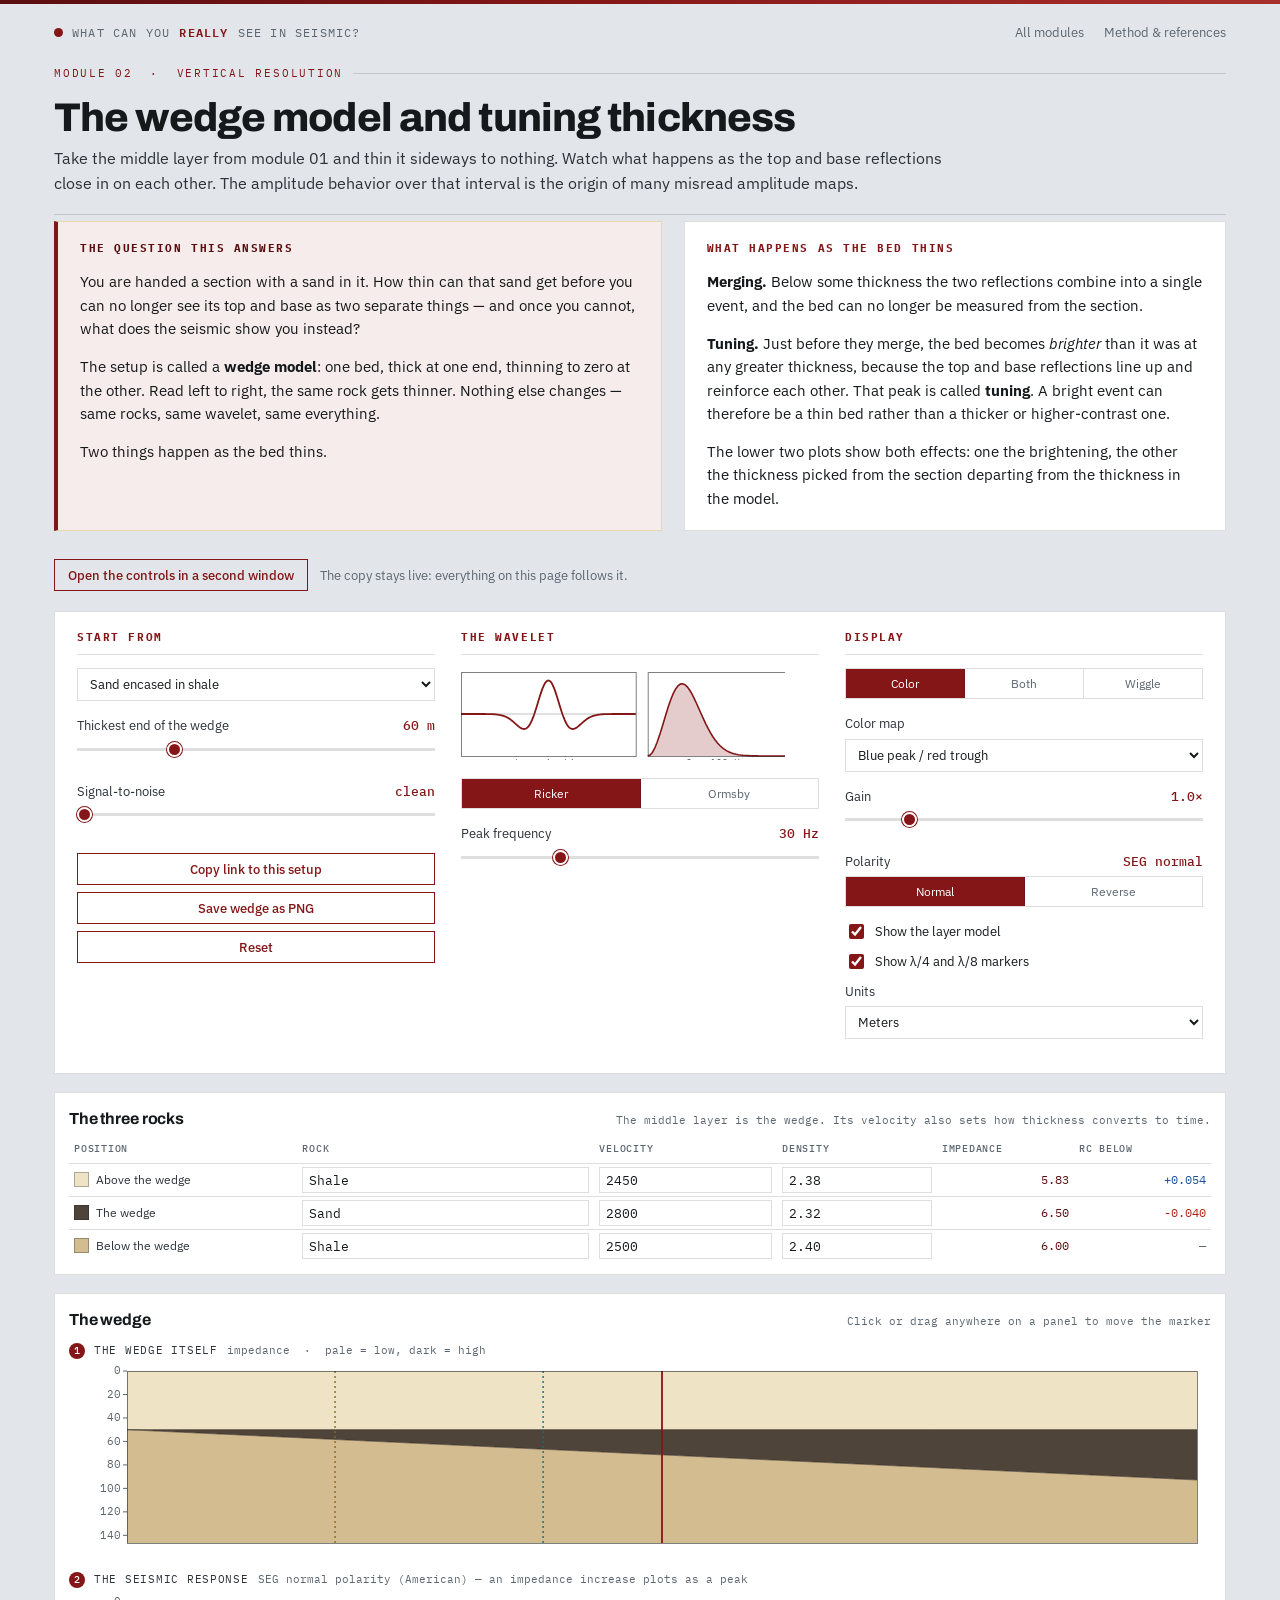
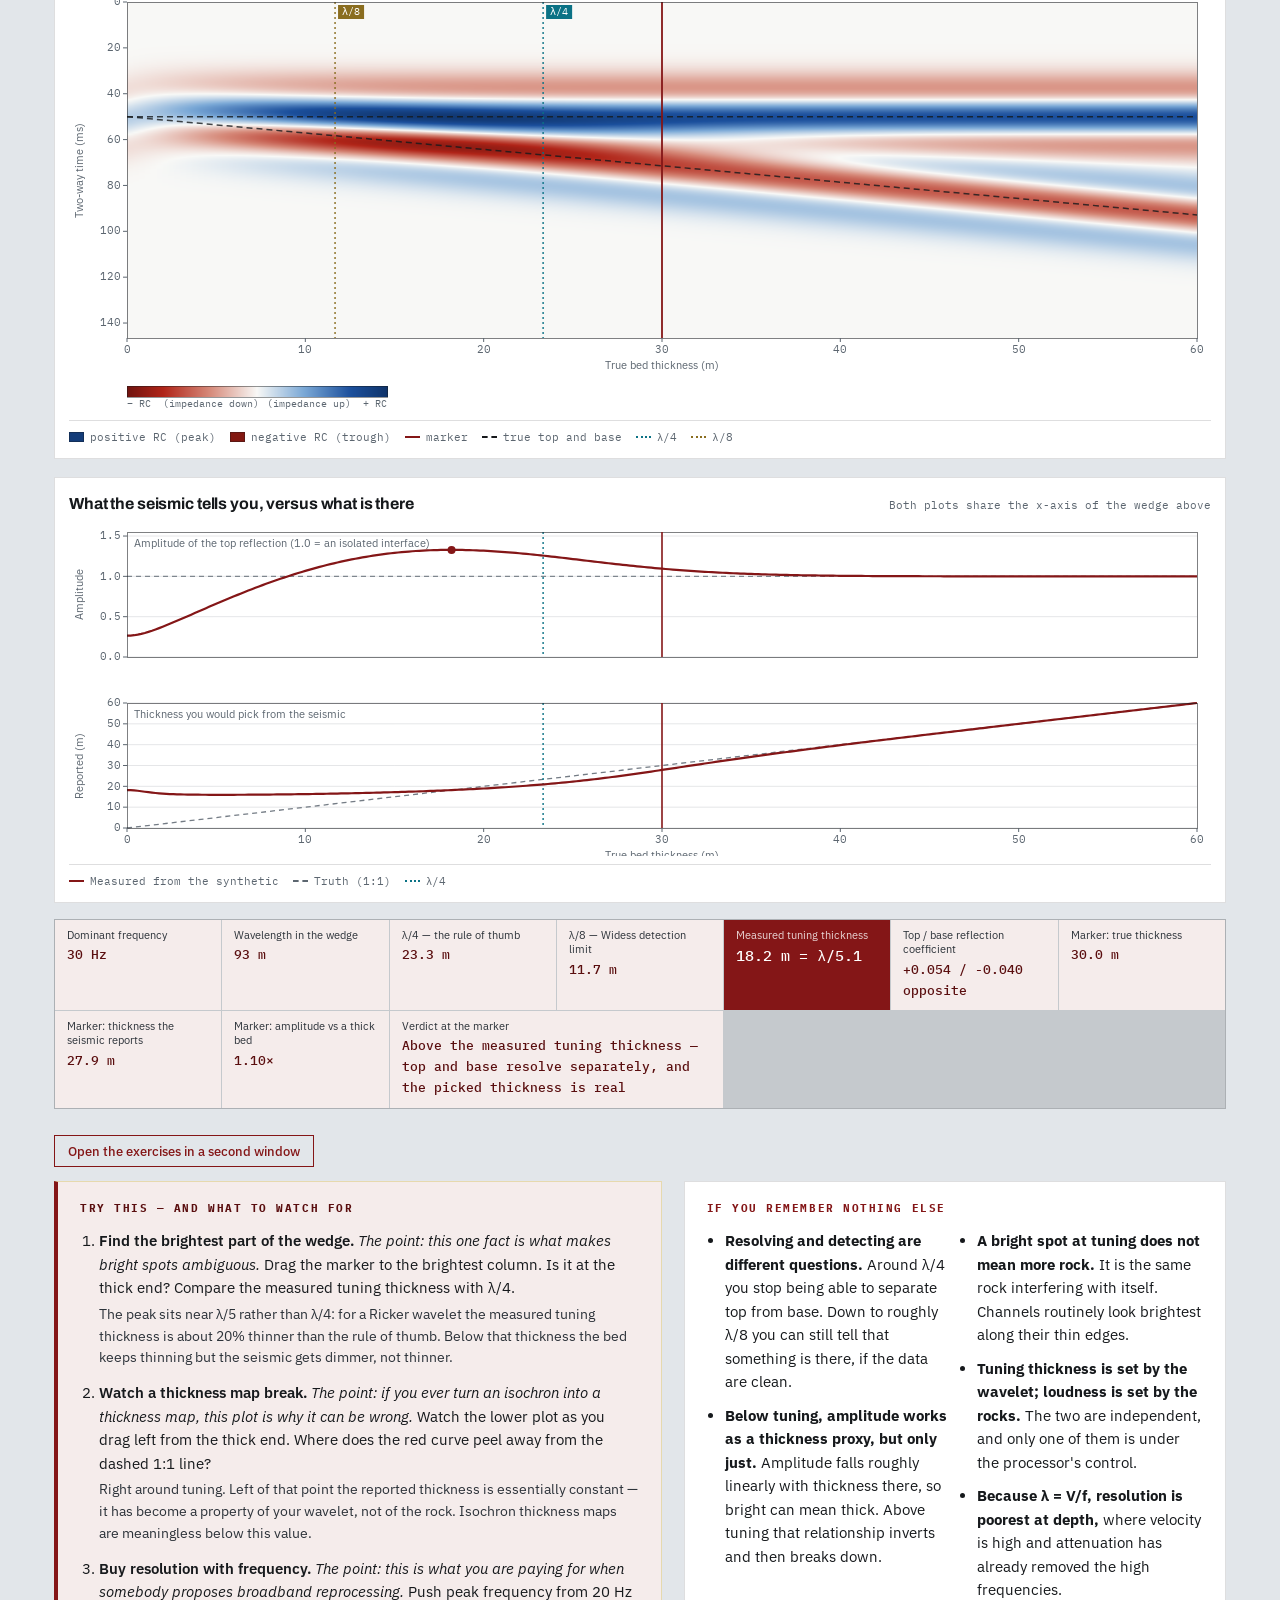
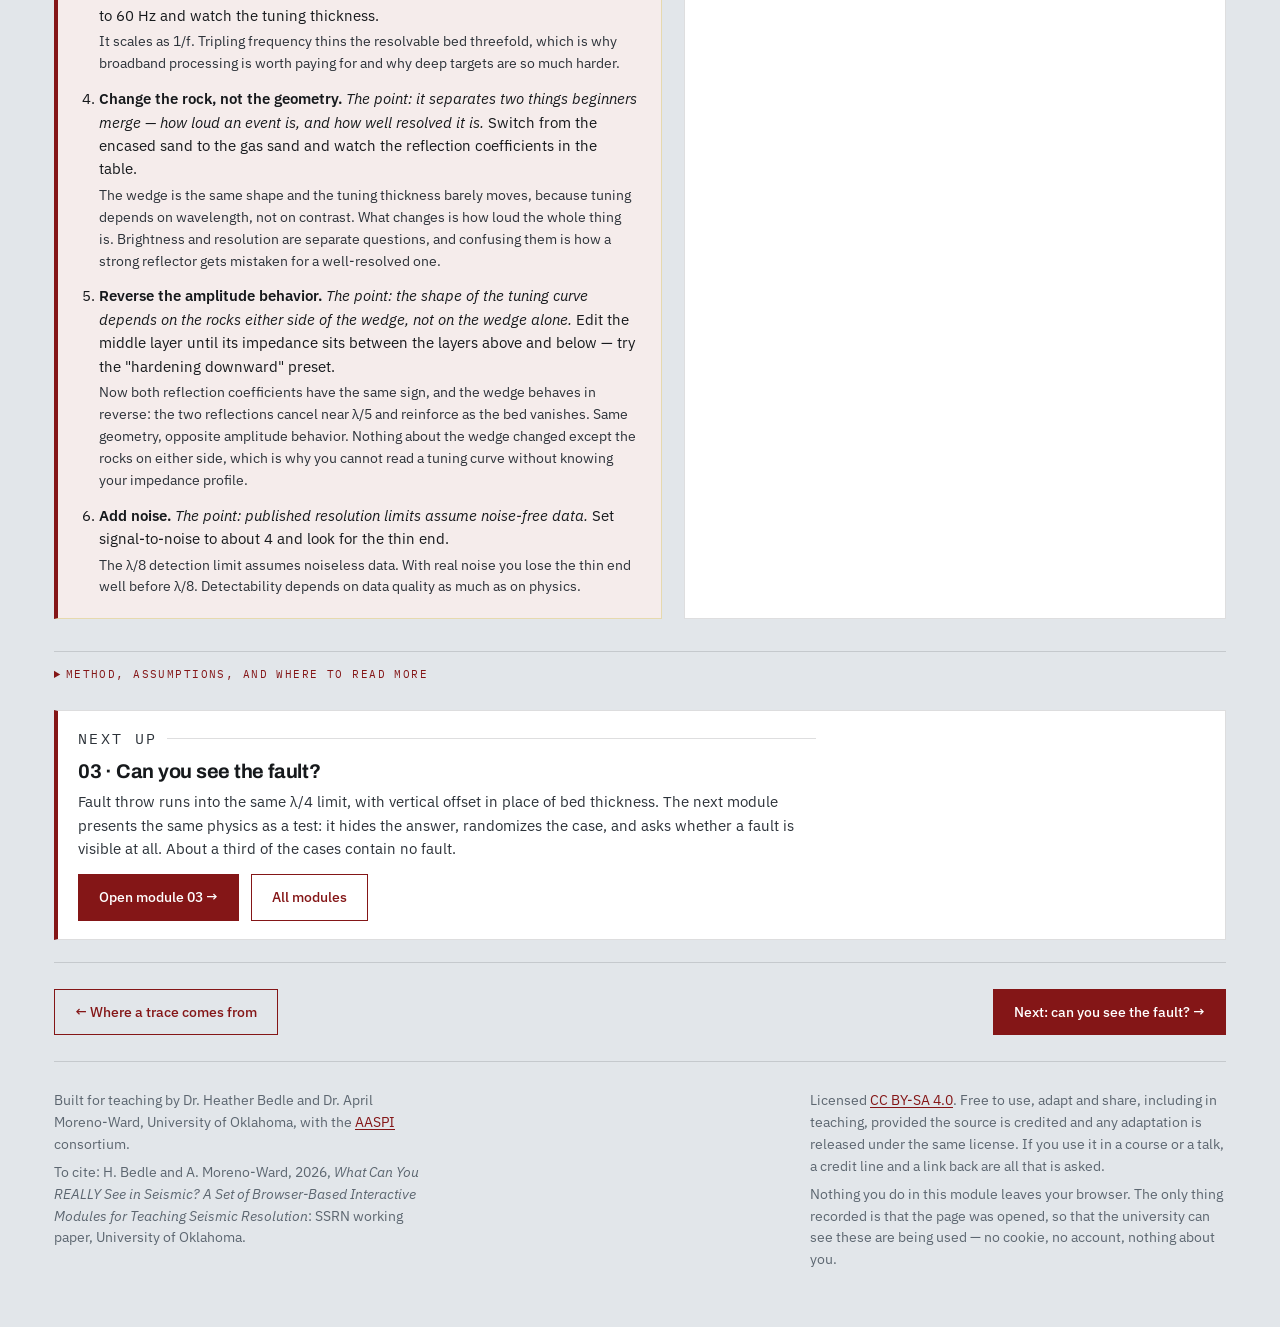
<file: modules/wedge.html>
<!DOCTYPE html>
<html lang="en">
<head>
<meta charset="utf-8">
<meta name="viewport" content="width=device-width, initial-scale=1">
<title>The wedge model &amp; tuning — What Can You REALLY See in Seismic?</title>
<meta name="description" content="Interactive wedge model: pick three rock layers, thin the middle one to nothing, and watch the seismic stop telling you how thick it is.">
<link rel="preconnect" href="https://fonts.googleapis.com">
<link rel="preconnect" href="https://fonts.gstatic.com" crossorigin>
<link href="https://fonts.googleapis.com/css2?family=Archivo:wght@600;700;800&family=IBM+Plex+Mono:wght@400;500&family=IBM+Plex+Sans:wght@400;500;600&display=swap" rel="stylesheet">
<link rel="stylesheet" href="../assets/style.css">
</head>
<body>

<div class="wrap">
  <header class="masthead">
    <a class="brand" href="../index.html"><span class="dot"></span>What can you <b>really</b> see in seismic?</a>
    <nav>
      <a href="../index.html">All modules</a>
      <a href="#notes">Method &amp; references</a>
    </nav>
  </header>

  <div class="mod-head">
    <p class="eyebrow">Module 02 &nbsp;·&nbsp; Vertical resolution</p>
    <h1>The wedge model and tuning thickness</h1>
    <p class="sub">Take the middle layer from module 01 and thin it sideways to nothing. Watch what happens
      as the top and base reflections close in on each other. The amplitude behavior over that interval is
      the origin of many misread amplitude maps.</p>
  </div>

  <!-- ============================ THE IDEA FIRST =========================== -->
  <div class="teach" style="padding-top:6px">
    <div class="tryit">
      <h3>The question this answers</h3>
      <p style="margin-top:0;font-size:14.5px">You are handed a section with a sand in it. How thin can that
        sand get before you can no longer see its top and base as two separate things — and once you cannot,
        what does the seismic show you instead?</p>
      <p style="font-size:14.5px">The setup is called a <b>wedge model</b>: one bed, thick at one end,
        thinning to zero at the other. Read left to right, the same rock gets thinner. Nothing else changes
        — same rocks, same wavelet, same everything.</p>
      <p style="font-size:14.5px;margin-bottom:0">Two things happen as the bed thins.</p>
    </div>
    <div class="takeaway">
      <h3>What happens as the bed thins</h3>
      <p style="margin-top:0;font-size:14.5px"><b>Merging.</b> Below some thickness the two
        reflections combine into a single event, and the bed can no longer be measured from the section.</p>
      <p style="font-size:14.5px"><b>Tuning.</b> Just before they merge, the bed becomes
        <em>brighter</em> than it was at any greater thickness, because the top and base reflections line up
        and reinforce each other. That peak is called <b>tuning</b>. A bright event can therefore be a thin
        bed rather than a thicker or higher-contrast one.</p>
      <p style="font-size:14.5px;margin-bottom:0">The lower two plots show both effects: one the
        brightening, the other the thickness picked from the section departing from the thickness in the
        model.</p>
    </div>
  </div>

  <!-- ============================== CONTROLS ============================== -->
  <section class="controls">
    <div class="ctl-col">
      <h2>Start from</h2>
      <div class="ctl">
        <select id="preset">
          <option value="custom">Custom rocks</option>
          <option value="encased" selected>Sand encased in shale</option>
          <option value="gas">Gas sand — a bright spot</option>
          <option value="lime">Limestone between shales</option>
          <option value="coal">Coal seam</option>
          <option value="stack">Hardening downward — same polarity</option>
        </select>
      </div>
      <div class="ctl">
        <label for="maxh">Thickest end of the wedge <span class="val" id="maxhV">60 m</span></label>
        <input type="range" id="maxh" min="10" max="200" step="5" value="60">
      </div>
      <div class="ctl">
        <label for="snr">Signal-to-noise <span class="val" id="snrV">clean</span></label>
        <input type="range" id="snr" min="0" max="12" step="0.5" value="0">
      </div>
      <button class="btn ghost small" id="copyBtn" type="button">Copy link to this setup</button>
      <button class="btn ghost small" id="pngBtn" type="button">Save wedge as PNG</button>
      <button class="btn ghost small" id="resetBtn" type="button">Reset</button>
    </div>

    <div class="ctl-col">
      <h2>The wavelet</h2>
      <canvas id="wavCanvas" aria-label="Wavelet shape and amplitude spectrum"></canvas>
      <div class="ctl" style="margin-top:10px">
        <div class="seg" role="group" aria-label="Wavelet type">
          <button type="button" id="wRicker" aria-pressed="true">Ricker</button>
          <button type="button" id="wOrmsby" aria-pressed="false">Ormsby</button>
        </div>
      </div>
      <div id="rickerCtl">
        <div class="ctl">
          <label for="freq">Peak frequency <span class="val" id="freqV">30 Hz</span></label>
          <input type="range" id="freq" min="8" max="90" step="1" value="30">
        </div>
      </div>
      <div id="ormsbyCtl" hidden>
        <div class="ctl">
          <label>Low cut / low pass <span class="val" id="f12V">5 – 10 Hz</span></label>
          <input type="range" id="f1" min="2" max="24" step="1" value="5">
          <input type="range" id="f2" min="4" max="34" step="1" value="10" style="margin-top:5px">
        </div>
        <div class="ctl">
          <label>High pass / high cut <span class="val" id="f34V">40 – 50 Hz</span></label>
          <input type="range" id="f3" min="20" max="90" step="1" value="40">
          <input type="range" id="f4" min="24" max="110" step="1" value="50" style="margin-top:5px">
        </div>
      </div>
    </div>

    <div class="ctl-col">
      <h2>Display</h2>
      <div class="ctl">
        <div class="seg" role="group" aria-label="Display style">
          <button type="button" id="dVD" aria-pressed="true">Color</button>
          <button type="button" id="dBoth" aria-pressed="false">Both</button>
          <button type="button" id="dWig" aria-pressed="false">Wiggle</button>
        </div>
      </div>
      <div class="ctl">
        <label for="cmap">Color map</label>
        <select id="cmap">
          <option value="bwr">Blue peak / red trough</option>
          <option value="cbsafe">Blue peak / orange trough (colorblind safe)</option>
          <option value="gray">Grayscale (black peak)</option>
        </select>
      </div>
      <div class="ctl">
        <label for="gain">Gain <span class="val" id="gainV">1.0×</span></label>
        <input type="range" id="gain" min="0.4" max="4" step="0.1" value="1">
      </div>
      <div class="ctl">
        <label>Polarity <span class="val" id="polV">SEG normal</span></label>
        <div class="seg" role="group" aria-label="Display polarity">
          <button type="button" id="pNorm" aria-pressed="true">Normal</button>
          <button type="button" id="pRev" aria-pressed="false">Reverse</button>
        </div>
      </div>
      <label class="check"><input type="checkbox" id="showModel" checked> Show the layer model</label>
      <label class="check"><input type="checkbox" id="showLimits" checked> Show λ/4 and λ/8 markers</label>
      <div class="ctl">
        <label for="units">Units</label>
        <select id="units"><option value="m">Meters</option><option value="ft">Feet</option></select>
      </div>
    </div>
  </section>

  <!-- ============================ THE ROCKS =============================== -->
  <section class="plot" style="margin-top:18px">
    <div class="plot-head">
      <h3>The three rocks</h3>
      <span class="hint">The middle layer is the wedge. Its velocity also sets how thickness converts to time.</span>
    </div>
    <div class="tab-wrap">
      <table class="ltab" id="ltab"></table>
    </div>
  </section>

  <!-- ============================== PANELS ================================ -->
  <section class="plot" style="margin-top:18px">
    <div class="plot-head">
      <h3>The wedge</h3>
      <span class="hint">Click or drag anywhere on a panel to move the marker</span>
    </div>

    <div id="modelWrap">
      <p class="sublabel"><b>1</b> The wedge itself
        <span class="note">impedance &nbsp;·&nbsp; pale = low, dark = high</span></p>
      <canvas id="modelCanvas" aria-label="Wedge layer model shaded by acoustic impedance"></canvas>
    </div>

    <p class="sublabel"><b>2</b> The seismic response
      <span class="note" id="polNote">reflectivity convolved with the wavelet</span></p>
    <canvas id="wedgeCanvas" aria-label="Synthetic seismic wedge model"></canvas>
    <canvas id="cbarCanvas" aria-label="Color bar relating reflection coefficient to display color"></canvas>
    <div class="legend" id="wedgeLegend"></div>
  </section>

  <section class="plot" style="margin-top:18px">
    <div class="plot-head">
      <h3>What the seismic tells you, versus what is there</h3>
      <span class="hint">Both plots share the x-axis of the wedge above</span>
    </div>
    <canvas id="curveCanvas" aria-label="Tuning curve and apparent thickness curve"></canvas>
    <div class="legend">
      <span><i style="border-color:#841617"></i>Measured from the synthetic</span>
      <span><i style="border-color:#5C6670;border-top-style:dashed"></i>Truth (1:1)</span>
      <span><i style="border-color:#0B7285;border-top-style:dotted"></i>λ/4</span>
    </div>
  </section>

  <div class="stats">
    <div class="stat"><span>Dominant frequency</span><b id="rF">30 Hz</b></div>
    <div class="stat"><span>Wavelength in the wedge</span><b id="rLam">— m</b></div>
    <div class="stat"><span>λ/4 — the rule of thumb</span><b id="rQ">— m</b></div>
    <div class="stat"><span>λ/8 — Widess detection limit</span><b id="rE">— m</b></div>
    <div class="stat key"><span>Measured tuning thickness</span><b id="rTune">— m</b></div>
    <div class="stat"><span>Top / base reflection coefficient</span><b id="rRc">— / —</b></div>
    <div class="stat"><span>Marker: true thickness</span><b id="rTrue">— m</b></div>
    <div class="stat"><span>Marker: thickness the seismic reports</span><b id="rApp">— m</b></div>
    <div class="stat"><span>Marker: amplitude vs a thick bed</span><b id="rAmp">—</b></div>
    <div class="stat wide"><span>Verdict at the marker</span><b id="rVerdict">—</b></div>
  </div>

  <!-- ============================== TEACHING ============================== -->
  <div class="teach-head">
    <button class="btn ghost small" id="popBtn" type="button">Open the exercises in a second window</button>
    <span class="hint" id="popNote"></span>
  </div>
  <div class="teach" id="teach">
    <div class="tryit">
      <h3>Try this — and what to watch for</h3>
      <ol>
        <li><b>Find the brightest part of the wedge.</b> <em>The point: this one fact is what makes bright spots ambiguous.</em> Drag the marker to the brightest column. Is it at the
          thick end? Compare the measured tuning thickness with λ/4.
          <span class="ans">The peak sits near λ/5 rather than λ/4: for a Ricker wavelet the measured tuning
            thickness is about 20% thinner than the rule of thumb. Below that thickness the bed keeps thinning but the seismic gets
            dimmer, not thinner.</span></li>
        <li><b>Watch a thickness map break.</b> <em>The point: if you ever turn an isochron into a thickness map, this plot is why it can be wrong.</em> Watch the lower plot as you drag left from the thick end. Where
          does the red curve peel away from the dashed 1:1 line?
          <span class="ans">Right around tuning. Left of that point the reported thickness is essentially
            constant — it has become a property of your wavelet, not of the rock. Isochron thickness maps are
            meaningless below this value.</span></li>
        <li><b>Buy resolution with frequency.</b> <em>The point: this is what you are paying for when somebody proposes broadband reprocessing.</em> Push peak frequency from 20 Hz to 60 Hz and watch the tuning
          thickness.
          <span class="ans">It scales as 1/f. Tripling frequency thins the resolvable bed threefold, which is
            why broadband processing is worth paying for and why deep targets are so much harder.</span></li>
        <li><b>Change the rock, not the geometry.</b> <em>The point: it separates two things beginners merge — how loud an event is, and how well resolved it is.</em> Switch from the encased sand to the gas sand and watch
          the reflection coefficients in the table.
          <span class="ans">The wedge is the same shape and the tuning thickness barely moves, because tuning
            depends on wavelength, not on contrast. What changes is how loud the whole thing is. Brightness
            and resolution are separate questions, and confusing them is how a strong reflector gets mistaken
            for a well-resolved one.</span></li>
        <li><b>Reverse the amplitude behavior.</b> <em>The point: the shape of the tuning curve depends on the rocks either side of the wedge, not on the wedge alone.</em> Edit the middle layer until its impedance sits between the layers
          above and below — try the "hardening downward" preset.
          <span class="ans">Now both reflection coefficients have the same sign, and the wedge behaves in
            reverse: the two reflections cancel near λ/5 and reinforce as the bed vanishes. Same geometry,
            opposite amplitude behavior. Nothing about the wedge changed except the rocks on either side,
            which is why you cannot read a tuning curve without knowing your impedance profile.</span></li>
        <li><b>Add noise.</b> <em>The point: published resolution limits assume noise-free data.</em> Set signal-to-noise to about 4 and look for the thin end.
          <span class="ans">The λ/8 detection limit assumes noiseless data. With real noise you lose the thin
            end well before λ/8. Detectability depends on data quality as much as on physics.</span></li>
      </ol>
    </div>

    <div class="takeaway">
      <h3>If you remember nothing else</h3>
      <ul>
        <li><b>Resolving and detecting are different questions.</b> Around λ/4 you stop being able to separate top
          from base. Down to roughly λ/8 you can still tell that something is there, if the data are clean.</li>
        <li><b>Below tuning, amplitude works as a thickness proxy, but only just.</b> Amplitude falls roughly
          linearly with thickness there, so bright can mean thick. Above tuning that relationship inverts and
          then breaks down.</li>
        <li><b>A bright spot at tuning does not mean more rock.</b> It is the same rock interfering with
          itself. Channels routinely look brightest along their thin edges.</li>
        <li><b>Tuning thickness is set by the wavelet; loudness is set by the rocks.</b> The two are
          independent, and only one of them is under the processor's control.</li>
        <li><b>Because λ = V/f, resolution is poorest at depth,</b> where velocity is high and attenuation
          has already removed the high frequencies.</li>
      </ul>
    </div>
  </div>

  <details class="notes" id="notes">
    <summary>Method, assumptions, and where to read more</summary>
    <p>Three layers, each with a velocity and a density. Acoustic impedance is their product, and the two
      reflection coefficients follow from <span class="k">R = (I₂ − I₁) / (I₂ + I₁)</span> at the top and base
      of the wedge. The middle layer's velocity converts thickness to two-way time as <span class="k">2h/V</span>.
      Which way the wedge behaves is therefore decided by the rocks, not by a setting. Opposite-sign
      coefficients reach maximum amplitude near λ/5 for a Ricker wavelet. Same-sign coefficients do the
      reverse: they are loudest as the bed vanishes, where the two reflections coincide and add to roughly
      twice a single coefficient, and they are quietest near that same λ/5 separation, where the peak of one
      wavelet sits on the trough of the other. A same-sign wedge therefore has no tuning thickness in the
      usual sense, and the measured value is reported as none.</p>
    <p>Each trace is convolved analytically, as a sum of shifted and scaled wavelets rather than on a sample
      grid, so reflector timing is exact and the tuning curves come out smooth instead of stair-stepped. The
      top of the wedge sits at 50 ms, clear of the start of the display.</p>
    <p>Amplitude and apparent thickness are picked the way you would pick them in an interpretation package:
      the extremum matching the sign of the top reflection, and the time between that extremum and the one
      matching the base, refined by parabolic interpolation. Apparent thickness converts back to length with
      the same interval velocity.</p>
    <p>Deliberately left out, because each deserves its own module: wavelet phase other than zero, offset and
      NMO stretch, anything 3D, transmission losses and multiples inside the bed, and lateral velocity change.
      This is the textbook case; real data is generally worse rather than better.</p>
    <ul>
      <li>Widess, M.B., 1973, How thin is a thin bed?: <em>Geophysics</em>, 38, 1176–1180.</li>
      <li>Kallweit, R.S., and Wood, L.C., 1982, The limits of resolution of zero-phase wavelets:
        <em>Geophysics</em>, 47, 1035–1046. The source of the 1/(2.6 f) tuning thickness this page measures.</li>
      <li>Chung, H., and Lawton, D.C., 1995, Frequency characteristics of seismic reflections from thin beds:
        <em>Canadian Journal of Exploration Geophysics</em>, 31, 32–37.</li>
      <li>Simm, R., and Bacon, M., 2014, <em>Seismic Amplitude: An Interpreter's Handbook</em>: Cambridge.</li>
      <li>For anything unfamiliar, the SEG Wiki hosts Sheriff's <em>Encyclopedic Dictionary of Applied
        Geophysics</em> free at <a href="https://wiki.seg.org/wiki/Dictionary">wiki.seg.org/wiki/Dictionary</a>.</li>
    </ul>
  </details>

  <section class="nextup">
    <p class="eyebrow">Next up</p>
    <h3><a href="faults.html">03 · Can you see the fault?</a></h3>
    <p>Fault throw runs into the same λ/4 limit, with vertical offset in place of bed thickness. The next
      module presents the same physics as a test: it hides the answer, randomizes the case, and asks whether
      a fault is visible at all. About a third of the cases contain no fault.</p>
    <a class="btn" href="faults.html">Open module 03 →</a>
    <a class="btn ghost" href="../index.html">All modules</a>
  </section>

  <div class="pager">
    <a class="btn ghost" href="model1d.html">← Where a trace comes from</a>
    <a class="btn" href="faults.html">Next: can you see the fault? →</a>
  </div>

  <footer>
    <div class="foot-grid">
      <div style="flex:1 1 330px;max-width:46ch">
        <p>Built for teaching by Dr. Heather Bedle and Dr. April Moreno-Ward, University of Oklahoma,
          with the <a href="https://www.ou.edu/mcee/labs/aaspi">AASPI</a> consortium.</p>
        <p>To cite: H. Bedle and A. Moreno-Ward, 2026, <i>What Can You REALLY See in Seismic? A Set of
          Browser-Based Interactive Modules for Teaching Seismic Resolution</i>: SSRN working paper,
          University of Oklahoma.</p>
      </div>
      <div style="flex:1 1 330px;max-width:52ch">
        <p>Licensed <a href="https://creativecommons.org/licenses/by-sa/4.0/">CC BY-SA 4.0</a>. Free to
          use, adapt and share, including in teaching, provided the source is credited and any adaptation
          is released under the same license. If you use it in a course or a talk, a credit line and a
          link back are all that is asked.</p>
        <p>Nothing you do in this module leaves your browser. The only thing recorded is that
          the page was opened, so that the university can see these are being used &mdash; no cookie, no
          account, nothing about you.</p>
      </div>
    </div>
  </footer>
</div>

<script src="../assets/count.js"></script>
<script src="../assets/seismic.js"></script>
<script>
(function () {
  'use strict';

  // Upper, wedge, lower. The middle one is the wedge, so it has no fixed
  // thickness; the slider sets how thick its thick end is.
  const PRESETS = {
    encased: [
      { n: 'Shale',     v: 2450, d: 2.38 },
      { n: 'Sand',      v: 2800, d: 2.32 },
      { n: 'Shale',     v: 2500, d: 2.40 },
    ],
    gas: [
      { n: 'Shale',     v: 2500, d: 2.40 },
      { n: 'Gas sand',  v: 1950, d: 2.02 },
      { n: 'Shale',     v: 2560, d: 2.42 },
    ],
    lime: [
      { n: 'Shale',     v: 2600, d: 2.42 },
      { n: 'Limestone', v: 4900, d: 2.62 },
      { n: 'Shale',     v: 2700, d: 2.45 },
    ],
    coal: [
      { n: 'Shale',     v: 2600, d: 2.45 },
      { n: 'Coal',      v: 2200, d: 1.35 },
      { n: 'Sandstone', v: 2900, d: 2.35 },
    ],
    // Both contrasts positive and of similar size, so the same-sign wedge
    // reinforces to about 2x as it thins instead of some lopsided number.
    stack: [
      { n: 'Shale',     v: 2300, d: 2.30 },
      { n: 'Sandstone', v: 3000, d: 2.39 },
      { n: 'Limestone', v: 3800, d: 2.55 },
    ],
  };

  const DEF = {
    wav: 'ricker', f: 30, f1: 5, f2: 10, f3: 40, f4: 50,
    maxh: 60, snr: 0, disp: 'vd', cmap: 'bwr', gain: 1,
    pol: 'normal', model: true, limits: true, units: 'm',
    probe: 0.5, preset: 'encased', rocks: '',
  };
  let S = SEIS.readState(DEF);

  const $ = (id) => document.getElementById(id);
  const clamp = (v, a, b) => Math.max(a, Math.min(b, v));
  const TTOP = 0.050;           // two-way time of the top of the wedge
  const NX = 181;               // traces across the wedge
  const NCURVE = 300;           // thickness samples for the curve panels

  const CRIMSON = '#841617', TEAL = '#0B7285', OCHRE = '#8A6D1F', SLATE = '#5C6670';

  function packRocks(L) { return L.map((r) => [r.n, r.v, r.d].join('~')).join('!'); }
  function unpackRocks(str) {
    try {
      const out = str.split('!').map((row) => {
        const [n, v, d] = row.split('~');
        return { n: n || 'Layer', v: parseFloat(v), d: parseFloat(d) };
      }).filter((r) => isFinite(r.v) && isFinite(r.d));
      return out.length === 3 ? out : null;
    } catch (e) { return null; }
  }

  let ROCKS = (S.rocks && unpackRocks(S.rocks)) ||
              JSON.parse(JSON.stringify(PRESETS[S.preset] || PRESETS.encased));

  const U = () => SEIS.UNITS[S.units];
  const uL = (m) => m * U().len;
  const fmtL = (m, d) => uL(m).toFixed(d === undefined ? 1 : d) + ' ' + U().lab;

  /* ------------------------------ the rocks ---------------------------- */

  const impedanceOf = (r) => (r.v * r.d * 1000) / 1e6;

  function rockModel() {
    const ai = ROCKS.map(impedanceOf);
    const pol = S.pol === 'reverse' ? -1 : 1;
    return {
      ai,
      r1: pol * (ai[1] - ai[0]) / (ai[1] + ai[0]),   // top of the wedge
      r2: pol * (ai[2] - ai[1]) / (ai[2] + ai[1]),   // base of the wedge
      rawR1: (ai[1] - ai[0]) / (ai[1] + ai[0]),
      rawR2: (ai[2] - ai[1]) / (ai[2] + ai[1]),
      v: ROCKS[1].v,
      pol,
    };
  }

  // The four corners have to stay in order, so a slider that would cross its
  // neighbor is pushed past it. The labels read from here too, otherwise the
  // numbers on screen can differ from the wavelet being drawn.
  function ormsbyCorners() {
    const f1 = S.f1;
    const f2 = Math.max(S.f2, f1 + 2);
    const f3 = Math.max(S.f3, f2 + 2);
    const f4 = Math.max(S.f4, f3 + 2);
    return { f1, f2, f3, f4 };
  }

  function wavelet() {
    if (S.wav !== 'ormsby') return SEIS.makeWavelet({ type: 'ricker', f: S.f });
    return SEIS.makeWavelet(Object.assign({ type: 'ormsby' }, ormsbyCorners()));
  }

  /* ------------------------ picking the events ------------------------- */
  /* Find local extrema, keep the significant ones, then take the first
     extremum matching the sign of the top RC and the last matching the base. */

  function pickEvents(h, wav, R) {
    const t1 = TTOP, t2 = TTOP + 2 * h / R.v;
    const pad = 0.95 * wav.halfLength;
    const dt = 0.0001;
    const a = t1 - pad, b = t2 + pad;
    const n = Math.max(8, Math.round((b - a) / dt));
    const sp = [{ t: t1, r: R.r1 }, { t: t2, r: R.r2 }];
    const y = new Float64Array(n + 1);
    for (let i = 0; i <= n; i++) y[i] = SEIS.traceValue(sp, a + i * dt, wav.fn);

    let gmax = 0;
    for (let i = 0; i <= n; i++) gmax = Math.max(gmax, Math.abs(y[i]));
    if (gmax < 1e-9) return { amp: 0, sep: 0 };
    const thresh = 0.12 * gmax;

    const ext = [];
    for (let i = 1; i < n; i++) {
      const l = y[i - 1], c = y[i], r = y[i + 1];
      if ((c > l && c >= r) || (c < l && c <= r)) {
        if (Math.abs(c) < thresh) continue;
        const den = l - 2 * c + r;
        const off = den !== 0 ? 0.5 * (l - r) / den : 0;
        ext.push({ t: a + (i + off) * dt, v: c - 0.25 * (l - r) * off });
      }
    }
    const s1 = Math.sign(R.r1), s2 = Math.sign(R.r2);
    const top = ext.find((e) => Math.sign(e.v) === s1);
    let base = null;
    for (let i = ext.length - 1; i >= 0; i--) {
      if (Math.sign(ext[i].v) === s2) { base = ext[i]; break; }
    }
    if (!top) return { amp: 0, sep: 0 };
    const sep = base && base !== top ? Math.abs(base.t - top.t) : 0;
    return { amp: Math.abs(top.v), sep };
  }

  /* --------------------------- computation ----------------------------- */

  let CACHE = { noiseKey: '' };

  function compute() {
    const wav = wavelet(), R = rockModel();
    const maxTWT = 2 * S.maxh / R.v;
    const dt = 0.00025;
    const tEnd = TTOP + maxTWT + 1.15 * wav.halfLength;
    const nt = Math.max(60, Math.round(tEnd / dt));

    const field = new Float32Array(NX * nt);
    for (let ix = 0; ix < NX; ix++) {
      const h = (ix / (NX - 1)) * S.maxh;
      const sp = [{ t: TTOP, r: R.r1 }, { t: TTOP + 2 * h / R.v, r: R.r2 }];
      for (let it = 0; it < nt; it++) {
        field[ix * nt + it] = SEIS.traceValue(sp, it * dt, wav.fn);
      }
    }

    const scale = Math.max(Math.abs(R.r1), Math.abs(R.r2), 1e-4);
    if (S.snr > 0) {
      const dtn = 0.001, ntn = Math.max(16, Math.round(tEnd / dtn));
      const key = [S.wav, S.f, S.f1, S.f2, S.f3, S.f4, ntn].join('|');
      if (CACHE.noiseKey !== key) {
        CACHE.noise = SEIS.bandLimitedNoise(NX, ntn, dtn, wav, 20260823, 2);
        CACHE.noiseKey = key; CACHE.noiseNt = ntn; CACHE.noiseDt = dtn;
      }
      const amp = scale / S.snr;
      for (let ix = 0; ix < NX; ix++) {
        for (let it = 0; it < nt; it++) {
          const p = (it * dt) / CACHE.noiseDt;
          const i0 = Math.min(CACHE.noiseNt - 2, Math.floor(p)), fr = p - i0;
          const n0 = CACHE.noise[ix * CACHE.noiseNt + i0];
          const n1 = CACHE.noise[ix * CACHE.noiseNt + i0 + 1];
          field[ix * nt + it] += amp * (n0 + (n1 - n0) * fr);
        }
      }
    }

    // curves measured on noise-free synthetics
    const norm = Math.max(Math.abs(R.r1), 1e-6);
    const curve = { h: [], amp: [], app: [] };
    let tunH = 0, tunA = -1;
    for (let i = 0; i <= NCURVE; i++) {
      const h = (i / NCURVE) * S.maxh;
      const e = pickEvents(h, wav, R);
      const na = e.amp / norm;
      curve.h.push(h);
      curve.amp.push(na);
      curve.app.push(R.v * e.sep / 2);
      if (h > 1e-6 && na > tunA) { tunA = na; tunH = h; }
    }
    // With same-sign coefficients the amplitude maximum sits at zero thickness,
    // so the search returns the first sample off the axis and the number that
    // comes out is an artifact of the sampling rather than a tuning thickness.
    // There is no tuning thickness in that case, and none is reported.
    const sameSign = Math.sign(R.rawR1) === Math.sign(R.rawR2);
    curve.sameSign = sameSign;
    if (sameSign || tunH < 1.5 * (S.maxh / NCURVE)) { tunH = 0; tunA = curve.amp[0]; }
    curve.tunH = tunH; curve.tunA = tunA;

    CACHE = Object.assign(CACHE, { field, nt, dt, tEnd, curve, wav, R, maxTWT, scale });
  }

  /* ------------------------------ shading ------------------------------ */

  const EARTH = [[238,227,197],[212,189,145],[172,149,113],[126,109,88],[78,68,58]];
  function earth(u) {
    const p = clamp(u, 0, 1) * (EARTH.length - 1);
    const i = Math.min(EARTH.length - 2, Math.floor(p)), f = p - i;
    const a = EARTH[i], b = EARTH[i + 1];
    return 'rgb(' + Math.round(a[0] + (b[0] - a[0]) * f) + ',' +
                    Math.round(a[1] + (b[1] - a[1]) * f) + ',' +
                    Math.round(a[2] + (b[2] - a[2]) * f) + ')';
  }
  function aiShade(i) {
    const ai = CACHE.R.ai;
    const lo = Math.min.apply(null, ai), hi = Math.max.apply(null, ai);
    return earth(hi > lo ? (ai[i] - lo) / (hi - lo) : 0.4);
  }

  /* ------------------------------ drawing ------------------------------ */

  function panelWidth() {
    return Math.max(320, $('wedgeCanvas').closest('.plot').clientWidth - 28);
  }
  const MARGIN = { l: 58, r: 14 };

  function drawModel() {
    const wrap = $('modelWrap');
    if (!S.model) { wrap.hidden = true; return; }
    wrap.hidden = false;
    const w = panelWidth();
    const h = clamp(Math.round(w * 0.17), 110, 190);
    const ctx = SEIS.fitCanvas($('modelCanvas'), w, h);
    ctx.clearRect(0, 0, w, h);
    const rect = { x: MARGIN.l, y: 6, w: w - MARGIN.l - MARGIN.r, h: h - 6 - 12 };
    const { tEnd, R } = CACHE;
    const yOf = (t) => rect.y + (t / tEnd) * rect.h;
    const W = Math.round(rect.w);

    for (let px = 0; px < W; px++) {
      const hh = (px / W) * S.maxh;
      const yTop = yOf(TTOP), yBase = clamp(yOf(TTOP + 2 * hh / R.v), rect.y, rect.y + rect.h);
      ctx.fillStyle = aiShade(0);
      ctx.fillRect(rect.x + px, rect.y, 1.02, yTop - rect.y);
      ctx.fillStyle = aiShade(1);
      ctx.fillRect(rect.x + px, yTop, 1.02, yBase - yTop);
      ctx.fillStyle = aiShade(2);
      ctx.fillRect(rect.x + px, yBase, 1.02, rect.y + rect.h - yBase);
    }
    ctx.save();
    ctx.strokeStyle = 'rgba(40,32,24,.55)'; ctx.lineWidth = 1;
    ctx.beginPath(); ctx.moveTo(rect.x, yOf(TTOP)); ctx.lineTo(rect.x + rect.w, yOf(TTOP)); ctx.stroke();
    ctx.beginPath();
    ctx.moveTo(rect.x, yOf(TTOP));
    ctx.lineTo(rect.x + rect.w, clamp(yOf(TTOP + CACHE.maxTWT), rect.y, rect.y + rect.h));
    ctx.stroke();
    ctx.restore();

    markers(ctx, rect, false);
    SEIS.frame(ctx, rect);
    SEIS.axisLeft(ctx, rect, 0, tEnd * 1000, '', (v) => v.toFixed(0));
  }

  function markers(ctx, rect, tags) {
    const { wav, R } = CACHE;
    if (S.limits) {
      const lam = R.v / wav.fdom;
      [[lam / 4, TEAL, 'λ/4'], [lam / 8, OCHRE, 'λ/8']].forEach(([hh, col, lab]) => {
        if (hh > S.maxh) return;
        const x = rect.x + (hh / S.maxh) * rect.w;
        SEIS.dashedLine(ctx, x, rect.y, x, rect.y + rect.h, col, [2, 3], 1.4);
        if (tags) SEIS.tag(ctx, x + 3, rect.y + 10, lab, col);
      });
    }
    const px = rect.x + S.probe * rect.w;
    ctx.save();
    ctx.strokeStyle = CRIMSON; ctx.lineWidth = 1.8;
    ctx.beginPath(); ctx.moveTo(px, rect.y); ctx.lineTo(px, rect.y + rect.h); ctx.stroke();
    ctx.restore();
  }

  function drawWedge() {
    const w = panelWidth();
    const h = clamp(Math.round(w * (S.model ? 0.34 : 0.42)), 250, 400);
    const ctx = SEIS.fitCanvas($('wedgeCanvas'), w, h);
    ctx.clearRect(0, 0, w, h);
    const rect = { x: MARGIN.l, y: 8, w: w - MARGIN.l - MARGIN.r, h: h - 8 - 44 };
    CACHE.rect = rect;
    const { field, nt, tEnd, scale } = CACHE;
    const peak = scale * 1.5;

    if (S.disp !== 'wiggle') {
      SEIS.drawVarDensity(ctx, field, NX, nt, rect,
        { cmap: SEIS.COLORMAPS[S.cmap], gain: S.gain, clip: peak });
    } else {
      ctx.fillStyle = '#fff'; ctx.fillRect(rect.x, rect.y, rect.w, rect.h);
    }
    if (S.disp !== 'vd') {
      SEIS.drawWiggle(ctx, field, NX, nt, rect, {
        step: S.disp === 'wiggle' ? 3 : 6, clip: peak / S.gain, excursion: 1.4,
        stroke: S.disp === 'both' ? 'rgba(22,25,28,.5)' : 'rgba(22,25,28,.9)',
        fill: S.disp === 'both' ? 'rgba(22,25,28,.26)' : 'rgba(22,25,28,.78)',
      });
    }

    const yOf = (t) => rect.y + (t / tEnd) * rect.h;
    SEIS.dashedLine(ctx, rect.x, yOf(TTOP), rect.x + rect.w, yOf(TTOP), 'rgba(22,25,28,.8)', [6, 4], 1.5);
    SEIS.dashedLine(ctx, rect.x, yOf(TTOP), rect.x + rect.w,
                    clamp(yOf(TTOP + CACHE.maxTWT), rect.y, rect.y + rect.h),
                    'rgba(22,25,28,.8)', [6, 4], 1.5);

    markers(ctx, rect, true);
    SEIS.frame(ctx, rect);
    SEIS.axisBottom(ctx, rect, 0, uL(S.maxh), 'True bed thickness (' + U().lab + ')');
    SEIS.axisLeft(ctx, rect, 0, tEnd * 1000, 'Two-way time (ms)', (v) => v.toFixed(0));
  }

  function drawBar() {
    const w = panelWidth();
    const ctx = SEIS.fitCanvas($('cbarCanvas'), w, 30);
    ctx.clearRect(0, 0, w, 30);
    SEIS.drawColorbar(ctx, { x: MARGIN.l, y: 4, w: Math.min(260, w - 70), h: 11 },
      SEIS.COLORMAPS[S.cmap],
      { pol: CACHE.R.pol,
        left: '\u2212 RC  (impedance down)', right: '(impedance up)  + RC' });
  }

  function drawCurves() {
    const w = panelWidth();
    const hgt = 330;
    const ctx = SEIS.fitCanvas($('curveCanvas'), w, hgt);
    ctx.clearRect(0, 0, w, hgt);

    const gap = 46, hEach = (hgt - 34 - gap) / 2;
    const rA = { x: MARGIN.l, y: 6, w: w - MARGIN.l - MARGIN.r, h: hEach };
    const rB = { x: MARGIN.l, y: 6 + hEach + gap, w: rA.w, h: hEach };
    const { curve, wav, R } = CACHE;
    const lam = R.v / wav.fdom;

    const ampMax = Math.max(1.35, Math.ceil(curve.tunA * 10) / 10 + 0.15);
    const xOf = (h) => rA.x + (h / S.maxh) * rA.w;
    const yA = (a) => rA.y + rA.h - (a / ampMax) * rA.h;
    const yB = (t) => rB.y + rB.h - (t / S.maxh) * rB.h;

    ctx.fillStyle = '#fff';
    ctx.fillRect(rA.x, rA.y, rA.w, rA.h);
    ctx.fillRect(rB.x, rB.y, rB.w, rB.h);

    SEIS.axisLeft(ctx, rA, 0, ampMax, 'Amplitude', (v) => v.toFixed(1), { flip: true, grid: true });
    if (S.limits && lam / 4 <= S.maxh) SEIS.dashedLine(ctx, xOf(lam / 4), rA.y, xOf(lam / 4), rA.y + rA.h, TEAL, [2, 3]);
    SEIS.dashedLine(ctx, rA.x, yA(1), rA.x + rA.w, yA(1), 'rgba(92,102,112,.75)', [5, 4], 1.2);

    ctx.save();
    ctx.strokeStyle = CRIMSON; ctx.lineWidth = 2.2; ctx.beginPath();
    curve.h.forEach((h, i) => {
      const x = xOf(h), y = yA(Math.min(curve.amp[i], ampMax));
      i === 0 ? ctx.moveTo(x, y) : ctx.lineTo(x, y);
    });
    ctx.stroke(); ctx.restore();

    // No dot when there is no tuning thickness to mark: the same-sign case peaks
    // at zero thickness, where a marker would sit on the axis and read as data.
    if (curve.tunH > 0) {
      ctx.save();
      ctx.fillStyle = CRIMSON;
      ctx.beginPath(); ctx.arc(xOf(curve.tunH), yA(Math.min(curve.tunA, ampMax)), 4, 0, 6.284); ctx.fill();
      ctx.restore();
    }
    SEIS.frame(ctx, rA);
    ctx.save();
    ctx.font = '11px "IBM Plex Sans", sans-serif'; ctx.fillStyle = SLATE;
    ctx.textAlign = 'left'; ctx.textBaseline = 'top';
    ctx.fillText('Amplitude of the top reflection (1.0 = an isolated interface)', rA.x + 7, rA.y + 6);
    ctx.restore();

    SEIS.axisLeft(ctx, rB, 0, uL(S.maxh), 'Reported (' + U().lab + ')', (v) => v.toFixed(0), { flip: true, grid: true });
    SEIS.dashedLine(ctx, rB.x, yB(0), rB.x + rB.w, yB(S.maxh), 'rgba(92,102,112,.85)', [5, 4], 1.3);
    if (S.limits && lam / 4 <= S.maxh) SEIS.dashedLine(ctx, xOf(lam / 4), rB.y, xOf(lam / 4), rB.y + rB.h, TEAL, [2, 3]);

    ctx.save();
    ctx.strokeStyle = CRIMSON; ctx.lineWidth = 2.2; ctx.beginPath();
    let started = false;
    curve.h.forEach((h, i) => {
      const a = curve.app[i];
      if (a <= 0) { started = false; return; }
      const x = xOf(h), y = yB(Math.min(a, S.maxh));
      started ? ctx.lineTo(x, y) : ctx.moveTo(x, y);
      started = true;
    });
    ctx.stroke(); ctx.restore();
    SEIS.frame(ctx, rB);
    ctx.save();
    ctx.font = '11px "IBM Plex Sans", sans-serif'; ctx.fillStyle = SLATE;
    ctx.textAlign = 'left'; ctx.textBaseline = 'top';
    ctx.fillText('Thickness you would pick from the seismic', rB.x + 7, rB.y + 6);
    ctx.restore();

    const px = xOf(S.probe * S.maxh);
    ctx.save();
    ctx.strokeStyle = CRIMSON; ctx.lineWidth = 1.6;
    [rA, rB].forEach((r) => {
      ctx.beginPath(); ctx.moveTo(px, r.y); ctx.lineTo(px, r.y + r.h); ctx.stroke();
    });
    ctx.restore();
    SEIS.axisBottom(ctx, rB, 0, uL(S.maxh), 'True bed thickness (' + U().lab + ')');
  }

  function drawWaveletPreview() {
    const c = $('wavCanvas');
    const w = Math.max(150, c.parentElement.clientWidth - 34);
    const ctx = SEIS.fitCanvas(c, w, 92);
    ctx.clearRect(0, 0, w, 92);
    const wav = CACHE.wav || wavelet();
    const gapW = 12, wW = (w - gapW) * 0.56, sW = w - gapW - wW;
    const rW = { x: 0, y: 4, w: wW, h: 84 }, rS = { x: wW + gapW, y: 4, w: sW, h: 84 };

    ctx.fillStyle = '#fff';
    ctx.fillRect(rW.x, rW.y, rW.w, rW.h); ctx.fillRect(rS.x, rS.y, rS.w, rS.h);

    const span = wav.halfLength;
    ctx.save();
    ctx.strokeStyle = 'rgba(92,102,112,.4)'; ctx.lineWidth = 1;
    ctx.beginPath(); ctx.moveTo(rW.x, rW.y + rW.h / 2); ctx.lineTo(rW.x + rW.w, rW.y + rW.h / 2); ctx.stroke();
    ctx.strokeStyle = CRIMSON; ctx.lineWidth = 1.8; ctx.beginPath();
    for (let i = 0; i <= 160; i++) {
      const t = -span + (i / 160) * 2 * span;
      const x = rW.x + (i / 160) * rW.w;
      const y = rW.y + rW.h / 2 - wav.fn(t) * rW.h * 0.40;
      i === 0 ? ctx.moveTo(x, y) : ctx.lineTo(x, y);
    }
    ctx.stroke(); ctx.restore();

    const fmax = 120;
    const sp = SEIS.spectrum(wav, 0.0008, 60, fmax);
    ctx.save();
    ctx.fillStyle = 'rgba(132,22,23,.22)'; ctx.strokeStyle = CRIMSON; ctx.lineWidth = 1.6;
    ctx.beginPath(); ctx.moveTo(rS.x, rS.y + rS.h);
    sp.forEach((p) => ctx.lineTo(rS.x + (p.f / fmax) * rS.w, rS.y + rS.h - p.a * rS.h * 0.86));
    ctx.lineTo(rS.x + rS.w, rS.y + rS.h); ctx.closePath(); ctx.fill();
    ctx.beginPath();
    sp.forEach((p, i) => {
      const x = rS.x + (p.f / fmax) * rS.w, y = rS.y + rS.h - p.a * rS.h * 0.86;
      i === 0 ? ctx.moveTo(x, y) : ctx.lineTo(x, y);
    });
    ctx.stroke(); ctx.restore();

    SEIS.frame(ctx, rW); SEIS.frame(ctx, rS);
    ctx.save();
    ctx.font = '9.5px "IBM Plex Mono", monospace'; ctx.fillStyle = SLATE;
    ctx.textAlign = 'center'; ctx.textBaseline = 'top';
    ctx.fillText('shape in time', rW.x + rW.w / 2, rW.y + rW.h + 3);
    ctx.fillText('0 \u2013 120 Hz', rS.x + rS.w / 2, rS.y + rS.h + 3);
    ctx.restore();
  }

  /* ------------------------------- table ------------------------------- */

  const ROLE = ['Above the wedge', 'The wedge', 'Below the wedge'];

  function buildTable() {
    const { R } = CACHE;
    let html = '<thead><tr>' +
      '<th style="width:20%">Position</th>' +
      '<th style="width:26%">Rock</th>' +
      '<th style="width:16%">Velocity</th>' +
      '<th style="width:14%">Density</th>' +
      '<th style="width:12%">Impedance</th>' +
      '<th style="width:12%">RC below</th></tr></thead><tbody>';
    ROCKS.forEach((r, i) => {
      const rc = i === 0 ? R.rawR1 : (i === 1 ? R.rawR2 : null);
      html += '<tr>' +
        '<td class="name"><span class="chip" style="background:' + aiShade(i) + '"></span>' + ROLE[i] + '</td>' +
        '<td><input data-k="n" data-i="' + i + '" type="text" value="' + r.n + '" aria-label="Rock name"></td>' +
        '<td><input data-k="v" data-i="' + i + '" type="number" min="1000" max="7000" step="10" value="' +
          Math.round(uL(r.v)) + '" aria-label="Velocity"></td>' +
        '<td><input data-k="d" data-i="' + i + '" type="number" min="1" max="3.2" step="0.01" value="' +
          r.d.toFixed(2) + '" aria-label="Density"></td>' +
        '<td class="ro">' + R.ai[i].toFixed(2) + '</td>' +
        '<td class="ro" style="color:' + (rc === null ? 'var(--slate)' : (rc > 0 ? '#1B4F9C' : '#B02418')) + '">' +
          (rc === null ? '\u2014' : (rc > 0 ? '+' : '') + rc.toFixed(3)) + '</td></tr>';
    });
    html += '</tbody>';
    $('ltab').innerHTML = html;
    $('ltab').querySelectorAll('input[data-k]').forEach((el) => {
      el.addEventListener('change', onEdit);
      if (el.type === 'number') el.addEventListener('input', onEdit);
    });
  }

  function onEdit(e) {
    const i = parseInt(e.target.dataset.i, 10), k = e.target.dataset.k;
    if (k === 'n') ROCKS[i].n = e.target.value.slice(0, 22);
    else {
      const raw = parseFloat(e.target.value);
      if (!isFinite(raw)) return;
      if (k === 'd') ROCKS[i].d = clamp(raw, 1, 3.2);
      else ROCKS[i].v = clamp(raw / U().vel, 1000, 7000);
    }
    S.preset = 'custom'; $('preset').value = 'custom';
    refresh(k === 'n');
  }

  /* ------------------------------ readout ------------------------------ */

  function updateLegend() {
    const cmap = SEIS.COLORMAPS[S.cmap];
    const rgb = (v) => { const c = cmap(v); return 'rgb(' + c[0] + ',' + c[1] + ',' + c[2] + ')'; };
    const p = CACHE.R.pol;
    $('wedgeLegend').innerHTML =
      '<span><i class="sw" style="background:' + rgb(0.85 * p) + '"></i>positive RC (' +
        (p > 0 ? 'peak' : 'trough') + ')</span>' +
      '<span><i class="sw" style="background:' + rgb(-0.85 * p) + '"></i>negative RC (' +
        (p > 0 ? 'trough' : 'peak') + ')</span>' +
      '<span><i style="border-color:' + CRIMSON + '"></i>marker</span>' +
      '<span><i style="border-color:#16191C;border-top-style:dashed"></i>true top and base</span>' +
      '<span><i style="border-color:' + TEAL + ';border-top-style:dotted"></i>λ/4</span>' +
      '<span><i style="border-color:' + OCHRE + ';border-top-style:dotted"></i>λ/8</span>';
    $('polV').textContent = S.pol === 'reverse' ? 'SEG reverse' : 'SEG normal';
    $('polNote').textContent = S.pol === 'reverse'
      ? 'SEG reverse polarity — an impedance increase plots as a trough'
      : 'SEG normal polarity (American) — an impedance increase plots as a peak';
  }

  function updateStats() {
    const { curve, wav, R } = CACHE;
    const lam = R.v / wav.fdom;
    const ph = S.probe * S.maxh;
    const i = Math.round(S.probe * NCURVE);

    $('rF').textContent = Math.round(wav.fdom) + ' Hz';
    $('rLam').textContent = fmtL(lam, 0);
    $('rQ').textContent = fmtL(lam / 4);
    $('rE').textContent = fmtL(lam / 8);
    $('rTune').textContent = curve.tunH > 0
      ? fmtL(curve.tunH) + '  = λ/' + (lam / curve.tunH).toFixed(1)
      : (curve.sameSign ? 'none — same-sign coefficients, loudest as the bed vanishes' : '\u2014');
    $('rRc').textContent = (R.rawR1 > 0 ? '+' : '') + R.rawR1.toFixed(3) + '  /  ' +
                           (R.rawR2 > 0 ? '+' : '') + R.rawR2.toFixed(3) +
                           (Math.sign(R.rawR1) === Math.sign(R.rawR2) ? '  same sign' : '  opposite');
    $('rTrue').textContent = fmtL(ph);
    const app = curve.app[i];
    $('rApp').textContent = app > 0 ? fmtL(app) : 'one event only';
    $('rAmp').textContent = curve.amp[i].toFixed(2) + '\u00d7';

    const ratio = ph / lam;
    const tun = curve.tunH;
    $('rVerdict').textContent = ph < 1e-6
      ? 'Zero thickness — the two reflections have merged completely'
      : curve.sameSign
        ? (ratio >= 0.25
            ? 'Thick enough that top and base are separate events'
            : 'Same-sign coefficients — the two reflections reinforce as the bed thins rather than tuning')
        : tun > 0 && ph >= tun
          ? 'Above the measured tuning thickness — top and base resolve separately, and the picked ' +
            'thickness is real'
          : ratio >= 0.125
            ? 'Below tuning — one merged event; the reported thickness is the wavelet, not the rock'
            : 'Near the detection limit — visible only as amplitude, if the data are clean';
  }

  /* ---------------------------- interaction ---------------------------- */

  function attachProbe(canvas) {
    let down = false;
    const go = (ev) => {
      const r = canvas.getBoundingClientRect();
      const x = ev.clientX - r.left - MARGIN.l;
      const wPlot = r.width - MARGIN.l - MARGIN.r;
      S.probe = clamp(x / wPlot, 0, 1);
      render();
    };
    canvas.addEventListener('pointerdown', (e) => {
      down = true; canvas.setPointerCapture(e.pointerId); e.preventDefault(); go(e);
    });
    canvas.addEventListener('pointermove', (e) => { if (down) go(e); });
    canvas.addEventListener('pointerup', () => { down = false; SEIS.writeState(S, DEF); });
    canvas.addEventListener('pointercancel', () => { down = false; });
  }

  /* ------------------------------ plumbing ----------------------------- */

  function render() {
    drawWaveletPreview(); drawModel(); drawWedge(); drawBar(); drawCurves();
    updateLegend(); updateStats();
  }

  function refresh(rebuildTable) {
    compute();
    if (rebuildTable !== false) buildTable();
    render();
    S.rocks = packRocks(ROCKS);
    SEIS.writeState(S, DEF);
  }

  function syncLabels() {
    $('freqV').textContent = S.f + ' Hz';
    const o = ormsbyCorners();
    $('f12V').textContent = o.f1 + ' \u2013 ' + o.f2 + ' Hz';
    $('f34V').textContent = o.f3 + ' \u2013 ' + o.f4 + ' Hz';
    $('maxhV').textContent = fmtL(S.maxh, 0);
    $('gainV').textContent = S.gain.toFixed(1) + '\u00d7';
    $('snrV').textContent = S.snr <= 0 ? 'clean' : S.snr.toFixed(1) + ' : 1';
    $('rickerCtl').hidden = S.wav !== 'ricker';
    $('ormsbyCtl').hidden = S.wav !== 'ormsby';
    $('wRicker').setAttribute('aria-pressed', S.wav === 'ricker');
    $('wOrmsby').setAttribute('aria-pressed', S.wav === 'ormsby');
    $('pNorm').setAttribute('aria-pressed', S.pol === 'normal');
    $('pRev').setAttribute('aria-pressed', S.pol === 'reverse');
    $('dVD').setAttribute('aria-pressed', S.disp === 'vd');
    $('dBoth').setAttribute('aria-pressed', S.disp === 'both');
    $('dWig').setAttribute('aria-pressed', S.disp === 'wiggle');
  }

  function pushToInputs() {
    $('freq').value = S.f; $('f1').value = S.f1; $('f2').value = S.f2;
    $('f3').value = S.f3; $('f4').value = S.f4;
    $('maxh').value = S.maxh; $('snr').value = S.snr; $('gain').value = S.gain;
    $('cmap').value = S.cmap; $('units').value = S.units;
    $('showModel').checked = S.model; $('showLimits').checked = S.limits;
    $('preset').value = S.preset;
  }

  function bump(rebuild) { syncLabels(); refresh(rebuild); }

  const slide = (id, key) => $(id).addEventListener('input', () => {
    S[key] = parseFloat($(id).value); bump(false);
  });
  slide('freq', 'f'); slide('maxh', 'maxh'); slide('snr', 'snr'); slide('gain', 'gain');
  ['f1', 'f2', 'f3', 'f4'].forEach((k) => slide(k, k));

  const toggle = (id, key, val) => $(id).addEventListener('click', () => { S[key] = val; bump(true); });
  toggle('wRicker', 'wav', 'ricker'); toggle('wOrmsby', 'wav', 'ormsby');
  toggle('pNorm', 'pol', 'normal');   toggle('pRev', 'pol', 'reverse');
  toggle('dVD', 'disp', 'vd'); toggle('dBoth', 'disp', 'both'); toggle('dWig', 'disp', 'wiggle');

  $('cmap').addEventListener('change', () => { S.cmap = $('cmap').value; bump(false); });
  $('units').addEventListener('change', () => { S.units = $('units').value; bump(true); });
  $('showModel').addEventListener('change', () => { S.model = $('showModel').checked; bump(false); });
  $('showLimits').addEventListener('change', () => { S.limits = $('showLimits').checked; bump(false); });

  $('preset').addEventListener('change', () => {
    const p = PRESETS[$('preset').value];
    if (!p) return;
    S.preset = $('preset').value;
    ROCKS = JSON.parse(JSON.stringify(p));
    bump(true);
  });

  $('resetBtn').addEventListener('click', () => {
    S = Object.assign({}, DEF);
    ROCKS = JSON.parse(JSON.stringify(PRESETS.encased));
    pushToInputs(); bump(true);
  });
  $('copyBtn').addEventListener('click', (e) => SEIS.copyLink(e.currentTarget));
  $('pngBtn').addEventListener('click', () => SEIS.savePNG($('wedgeCanvas'), 'wedge-model'));

  attachProbe($('wedgeCanvas'));
  attachProbe($('curveCanvas'));
  attachProbe($('modelCanvas'));

  let rt;
  window.addEventListener('resize', () => { clearTimeout(rt); rt = setTimeout(render, 120); });

  pushToInputs();
  syncLabels();
  refresh(true);
  document.fonts && document.fonts.ready.then(render);
})();
</script>
<script src="../assets/panelout.js"></script>
</body>
</html>
</file>
<file: assets/style.css>
/* ===========================================================================
   What Can You REALLY See in Seismic?
   Shared stylesheet — OU crimson / cream identity
   =========================================================================== */

:root {
  --ink:        #16191C;
  --ink-soft:   #2C3239;
  --paper:      #E2E6EA;
  --panel:      #FFFFFF;
  --crimson:    #841617;
  --crimson-dp: #5A0E0F;
  --cream:      #F5ECEB;
  --cream-edge: #E6D9AE;
  --slate:      #5C6670;
  --rule:       rgba(22, 25, 28, 0.14);

  --display: "Archivo", "Helvetica Neue", Arial, sans-serif;
  --body:    "IBM Plex Sans", system-ui, -apple-system, sans-serif;
  --mono:    "IBM Plex Mono", ui-monospace, "SF Mono", Menlo, monospace;

  --maxw: 1220px;
}

* { box-sizing: border-box; }

/* author display rules outrank the UA sheet's [hidden] rule, so make it stick */
[hidden] { display: none !important; }

html { -webkit-text-size-adjust: 100%; }

body {
  margin: 0;
  background: var(--paper);
  color: var(--ink);
  font-family: var(--body);
  font-size: 16px;
  line-height: 1.62;
  -webkit-font-smoothing: antialiased;
}

/* Crimson hairline that runs across the very top of every page */
body::before {
  content: "";
  display: block;
  height: 4px;
  background: linear-gradient(90deg, var(--crimson-dp), var(--crimson) 45%, #A8302C);
}

a { color: var(--crimson); text-decoration-thickness: 1px; text-underline-offset: 2px; }
a:hover { color: var(--crimson-dp); }

:focus-visible {
  outline: 2.5px solid var(--crimson);
  outline-offset: 2px;
  border-radius: 2px;
}

.wrap { max-width: var(--maxw); margin: 0 auto; padding: 0 24px; }

/* --- eyebrow / labels ---------------------------------------------------- */

.eyebrow {
  font-family: var(--mono);
  font-size: 11px;
  letter-spacing: 0.16em;
  text-transform: uppercase;
  color: var(--crimson);
  margin: 0 0 14px;
  display: flex;
  align-items: center;
  gap: 10px;
}
.eyebrow::after {
  content: "";
  flex: 1;
  height: 1px;
  background: var(--rule);
}

/* --- site header --------------------------------------------------------- */

.masthead {
  display: flex;
  align-items: baseline;
  justify-content: space-between;
  gap: 16px;
  padding: 18px 0 0;
  flex-wrap: wrap;
}
.brand {
  font-family: var(--mono);
  font-size: 12px;
  letter-spacing: 0.1em;
  text-transform: uppercase;
  color: var(--slate);
  text-decoration: none;
  display: flex;
  align-items: center;
  gap: 9px;
}
.brand b { color: var(--crimson); font-weight: 600; }
.brand .dot {
  width: 9px; height: 9px; border-radius: 50%;
  background: var(--crimson);
  flex: none;
}
.masthead nav { display: flex; gap: 20px; font-size: 13px; }
.masthead nav a { color: var(--slate); text-decoration: none; }
.masthead nav a:hover { color: var(--crimson); }

/* --- hero ---------------------------------------------------------------- */

.hero { padding: 44px 0 20px; }

.hero-grid {
  display: grid;
  grid-template-columns: minmax(0, 1.02fr) minmax(0, 1fr);
  gap: 48px;
  align-items: center;
}

h1.title {
  font-family: var(--display);
  font-weight: 800;
  font-size: clamp(2.6rem, 6.4vw, 4.4rem);
  line-height: 0.94;
  letter-spacing: -0.026em;
  margin: 0 0 20px;
  text-wrap: balance;
}
h1.title em {
  font-style: normal;
  color: var(--crimson);
  position: relative;
  white-space: nowrap;
}
/* underline that reads like a picked horizon */
h1.title em::after {
  content: "";
  position: absolute;
  left: 0; right: 0; bottom: 0.07em;
  height: 5px;
  background: var(--cream);
  border-bottom: 2px solid var(--crimson);
  z-index: -1;
}

.lede {
  font-size: 1.12rem;
  color: var(--ink-soft);
  max-width: 46ch;
  margin: 0 0 26px;
}
.lede strong { color: var(--ink); font-weight: 600; }

/* --- hero live panel ----------------------------------------------------- */

.hero-panel {
  background: var(--panel);
  border: 1px solid var(--rule);
  box-shadow: 0 1px 0 rgba(22,25,28,.05), 0 14px 34px -20px rgba(22,25,28,.4);
  padding: 14px 14px 10px;
}
.hero-panel canvas { display: block; width: 100%; height: auto; }
.hero-cap {
  display: flex; justify-content: space-between; align-items: center;
  gap: 12px;
  font-family: var(--mono);
  font-size: 11px;
  color: var(--slate);
  padding-top: 9px;
  margin-top: 9px;
  border-top: 1px solid var(--rule);
  flex-wrap: wrap;
}
.hero-cap b { color: var(--crimson); font-weight: 600; font-variant-numeric: tabular-nums; }

/* --- buttons ------------------------------------------------------------- */

.btn {
  display: inline-flex; align-items: center; gap: 8px;
  font-family: var(--body); font-size: 14px; font-weight: 500;
  padding: 11px 20px;
  border: 1px solid var(--crimson);
  background: var(--crimson);
  color: #fff;
  text-decoration: none;
  cursor: pointer;
  transition: background .15s, transform .15s;
}
.btn:hover { background: var(--crimson-dp); border-color: var(--crimson-dp); color: #fff; transform: translateY(-1px); }
.btn.ghost { background: transparent; color: var(--crimson); }
.btn.ghost:hover { background: var(--cream); color: var(--crimson-dp); }
.btn.small { padding: 7px 13px; font-size: 12.5px; }

/* --- primer strip -------------------------------------------------------- */

.primer {
  border-top: 1px solid var(--rule);
  border-bottom: 1px solid var(--rule);
  margin-top: 40px;
  padding: 30px 0;
}
.primer-grid { display: grid; grid-template-columns: repeat(3, 1fr); gap: 34px; }
.primer h3 {
  font-family: var(--mono); font-size: 11px; letter-spacing: .13em;
  text-transform: uppercase; color: var(--crimson); margin: 0 0 8px;
}
.primer p { margin: 0; font-size: 14.5px; color: var(--ink-soft); }
.primer .eq {
  font-family: var(--mono); font-size: 15px; color: var(--ink);
  background: var(--cream); border-left: 3px solid var(--crimson);
  padding: 5px 10px; display: inline-block; margin-bottom: 9px;
}

/* --- module cards -------------------------------------------------------- */

.modules { padding: 46px 0 30px; }

.card-grid {
  display: grid;
  grid-template-columns: repeat(auto-fill, minmax(292px, 1fr));
  gap: 20px;
}

.card {
  background: var(--panel);
  border: 1px solid var(--rule);
  display: flex; flex-direction: column;
  text-decoration: none; color: inherit;
  transition: transform .16s, box-shadow .16s, border-color .16s;
  position: relative;
  overflow: hidden;
}
a.card:hover {
  transform: translateY(-3px);
  border-color: rgba(132,22,23,.5);
  box-shadow: 0 16px 30px -22px rgba(22,25,28,.55);
}
.card canvas { display: block; width: 100%; height: auto; background: #fff; }
.card-body { padding: 15px 17px 18px; flex: 1; display: flex; flex-direction: column; }
.card-no {
  font-family: var(--mono); font-size: 11px; color: var(--crimson);
  letter-spacing: .1em; margin-bottom: 5px;
}
.card h3 {
  font-family: var(--display); font-weight: 700; font-size: 1.14rem;
  margin: 0 0 6px; line-height: 1.2; letter-spacing: -0.012em;
}
.card p { margin: 0; font-size: 13.6px; color: var(--slate); line-height: 1.5; }
.card .q {
  margin-top: 10px; font-size: 13px; color: var(--ink-soft);
  border-left: 2px solid var(--cream-edge); padding-left: 10px; font-style: italic;
}

.card.planned { opacity: .62; }
.card.planned .thumb {
  height: 96px; background: repeating-linear-gradient(
    -45deg, #fff, #fff 7px, #F4F4F1 7px, #F4F4F1 14px);
  border-bottom: 1px solid var(--rule);
}
.flag {
  position: absolute; top: 10px; right: 10px;
  font-family: var(--mono); font-size: 9.5px; letter-spacing: .11em;
  text-transform: uppercase; padding: 3px 7px;
  background: var(--ink); color: #fff;
}
.flag.next { background: var(--crimson); }

/* --- next module ---------------------------------------------------------- */

.nextup {
  background: var(--panel);
  border: 1px solid var(--rule);
  border-left: 4px solid var(--crimson);
  padding: 16px 20px 18px;
  margin: 26px 0 2px;
}
.nextup .eyebrow { margin-bottom: 9px; }
.nextup h3 {
  font-family: var(--display); font-weight: 700; font-size: 1.24rem;
  margin: 0 0 7px; letter-spacing: -0.012em; line-height: 1.2;
}
.nextup h3 a { color: var(--ink); text-decoration: none; }
.nextup h3 a:hover { color: var(--crimson); }
.nextup p { margin: 0 0 13px; font-size: 14.5px; color: var(--ink-soft); max-width: 82ch; }
.nextup .btn { margin-right: 8px; }

/* --- disclaimer ---------------------------------------------------------- */

.disclaimer {
  background: var(--panel);
  border: 1px solid var(--rule);
  border-left: 4px solid var(--slate);
  padding: 15px 20px 16px;
  margin: 10px 0 6px;
}
.disclaimer h4 {
  font-family: var(--mono); font-size: 10.5px; letter-spacing: .14em;
  text-transform: uppercase; color: var(--slate); margin: 0 0 7px;
}
.disclaimer p {
  margin: 0; font-size: 13.5px; color: var(--ink-soft); max-width: 96ch; line-height: 1.55;
}
.disclaimer p + p { margin-top: 7px; }
.disclaimer b { color: var(--ink); font-weight: 600; }

/* --- footer -------------------------------------------------------------- */

footer {
  border-top: 1px solid var(--rule);
  margin-top: 26px; padding: 28px 0 50px;
  font-size: 13.5px; color: var(--slate);
}
footer .foot-grid { display: flex; justify-content: space-between; gap: 26px; flex-wrap: wrap; }
footer p { margin: 0 0 6px; max-width: 62ch; }

/* ===========================================================================
   MODULE PAGES
   =========================================================================== */

.mod-head { padding: 22px 0 18px; border-bottom: 1px solid var(--rule); }
.mod-head h1 {
  font-family: var(--display); font-weight: 800;
  font-size: clamp(1.8rem, 3.6vw, 2.5rem); letter-spacing: -0.022em;
  margin: 8px 0 8px; line-height: 1.03;
}
.mod-head .sub { margin: 0; color: var(--ink-soft); max-width: 92ch; font-size: 15.5px; }

.lab {
  display: grid;
  grid-template-columns: 292px minmax(0, 1fr);
  gap: 26px;
  padding: 26px 0 10px;
  align-items: start;
}

/* control rail */
.rail {
  background: var(--panel);
  border: 1px solid var(--rule);
  padding: 16px 16px 18px;
  position: sticky; top: 14px;
}
.rail h2, .ctl-col h2 {
  font-family: var(--mono); font-size: 10.5px; letter-spacing: .15em;
  text-transform: uppercase; color: var(--crimson);
  margin: 0 0 13px; padding-bottom: 8px; border-bottom: 1px solid var(--rule);
}
.rail h2:not(:first-child) { margin-top: 22px; }

/* --- controls as a band across the top (used by the fault module) -------- */

.controls {
  display: grid;
  grid-template-columns: repeat(auto-fit, minmax(212px, 1fr));
  gap: 4px 26px;
  background: var(--panel);
  border: 1px solid var(--rule);
  padding: 17px 22px 20px;
  margin-top: 20px;
}
.ctl-col { min-width: 0; }
.ctl-col h2 { margin-top: 0; }
.ctl-col .btn { width: 100%; justify-content: center; margin-top: 7px; }

/* --- editable layer table (1D model module) ------------------------------ */

.ltab { width: 100%; border-collapse: collapse; font-size: 12.5px; }
.ltab th {
  font-family: var(--mono); font-size: 9.5px; letter-spacing: .08em;
  text-transform: uppercase; color: var(--slate); font-weight: 500;
  text-align: left; padding: 0 5px 6px; white-space: nowrap;
}
.ltab td { padding: 3px 5px; border-top: 1px solid var(--rule); vertical-align: middle; }
.ltab input {
  width: 100%; min-width: 54px;
  font-family: var(--mono); font-size: 12.5px; padding: 4px 6px;
  border: 1px solid var(--rule); background: #fff; color: var(--ink);
}
.ltab input:disabled { background: #F4F5F3; color: var(--slate); }
.ltab .ro {
  font-family: var(--mono); font-size: 12px; color: var(--crimson-dp);
  text-align: right; font-variant-numeric: tabular-nums; white-space: nowrap;
}
.ltab .name { font-size: 12px; color: var(--ink-soft); white-space: nowrap; }
.ltab .chip {
  width: 15px; height: 15px; display: inline-block; vertical-align: -3px;
  border: 1px solid rgba(22,25,28,.3); margin-right: 7px;
}
.ltab .rowbtn {
  border: 1px solid var(--rule); background: #fff; color: var(--slate);
  font-family: var(--mono); font-size: 13px; line-height: 1;
  padding: 4px 7px; cursor: pointer;
}
.ltab .rowbtn:hover { border-color: var(--crimson); color: var(--crimson); }
.tab-wrap { overflow-x: auto; }

/* --- stat strip under the section --------------------------------------- */

.stats {
  display: grid;
  grid-template-columns: repeat(auto-fit, minmax(156px, 1fr));
  gap: 1px;
  background: var(--rule);
  border: 1px solid var(--rule);
  margin-top: 16px;
}
.stat {
  background: var(--cream);
  padding: 8px 12px 9px;
  display: flex; flex-direction: column; gap: 2px;
  min-width: 0;
}
.stat span { font-size: 11px; color: var(--ink-soft); line-height: 1.32; }
.stat b {
  font-family: var(--mono); font-size: 13px; font-weight: 500;
  color: var(--crimson-dp); font-variant-numeric: tabular-nums;
  overflow-wrap: anywhere;
}
.stat.key { background: var(--crimson); }
.stat.key span { color: rgba(255,255,255,.82); }
.stat.key b { color: #fff; font-size: 15px; }
.stat.wide { grid-column: span 2; }
@media (max-width: 520px) {
  .stat.wide { grid-column: span 1; }
}

.ctl { margin-bottom: 14px; }
.ctl label {
  display: flex; justify-content: space-between; align-items: baseline;
  font-size: 12.5px; color: var(--ink-soft); margin-bottom: 5px; gap: 8px;
}
.ctl label .val {
  font-family: var(--mono); font-size: 12.5px; color: var(--crimson);
  font-weight: 500; font-variant-numeric: tabular-nums;
}
.ctl input[type=range] {
  width: 100%; margin: 0; height: 18px;
  -webkit-appearance: none; appearance: none; background: transparent;
}
.ctl input[type=range]::-webkit-slider-runnable-track {
  height: 3px; background: var(--rule);
}
.ctl input[type=range]::-moz-range-track { height: 3px; background: var(--rule); }
.ctl input[type=range]::-webkit-slider-thumb {
  -webkit-appearance: none; width: 15px; height: 15px; border-radius: 50%;
  background: var(--crimson); margin-top: -6px; cursor: pointer;
  border: 2px solid #fff; box-shadow: 0 0 0 1px var(--crimson);
}
.ctl input[type=range]::-moz-range-thumb {
  width: 13px; height: 13px; border-radius: 50%; border: 2px solid #fff;
  background: var(--crimson); cursor: pointer; box-shadow: 0 0 0 1px var(--crimson);
}
.ctl select, .ctl input[type=number] {
  width: 100%; font-family: var(--body); font-size: 13px;
  padding: 6px 8px; border: 1px solid var(--rule); background: #fff; color: var(--ink);
}

.seg { display: flex; border: 1px solid var(--rule); }
.seg button {
  flex: 1; font-family: var(--body); font-size: 12px; padding: 7px 4px;
  background: #fff; border: 0; border-right: 1px solid var(--rule);
  color: var(--slate); cursor: pointer;
}
.seg button:last-child { border-right: 0; }
.seg button[aria-pressed="true"] { background: var(--crimson); color: #fff; }

.check { display: flex; align-items: center; gap: 8px; font-size: 13px; margin-bottom: 9px; }
.check input { accent-color: var(--crimson); width: 15px; height: 15px; }

.rail .btn { width: 100%; justify-content: center; margin-top: 6px; }

/* readouts */
.readout {
  background: var(--cream); border: 1px solid var(--cream-edge);
  padding: 11px 12px; margin-top: 4px;
}
.readout dl { margin: 0; display: grid; grid-template-columns: 1fr auto; gap: 3px 10px; }
.readout dt { font-size: 12px; color: var(--ink-soft); }
.readout dd {
  margin: 0; font-family: var(--mono); font-size: 12.5px;
  color: var(--crimson-dp); font-weight: 500; text-align: right;
  font-variant-numeric: tabular-nums;
}
.readout dd.big { font-size: 14px; color: var(--crimson); }

/* plot stack */
.stage { display: flex; flex-direction: column; gap: 18px; min-width: 0; }
.plot {
  background: var(--panel); border: 1px solid var(--rule); padding: 13px 14px 12px;
}
.plot-head {
  display: flex; justify-content: space-between; align-items: baseline;
  gap: 12px; margin-bottom: 9px; flex-wrap: wrap;
}
.plot-head h3 {
  font-family: var(--display); font-size: 1rem; font-weight: 700;
  margin: 0; letter-spacing: -0.008em;
}
.plot-head .hint { font-family: var(--mono); font-size: 10.5px; color: var(--slate); }
.plot canvas { display: block; width: 100%; height: auto; cursor: crosshair; touch-action: none; }

/* section and its trace panel, side by side and sharing a time axis */
.sec-row { display: flex; gap: 10px; align-items: flex-start; }
.sec-row canvas { width: auto; flex: none; }
@media (max-width: 700px) {
  .sec-row { flex-direction: column; gap: 14px; }
}

/* stacked panels: layer model, seismic, traces */
#modelWrap { margin-bottom: 16px; }
.panel-col { flex: none; min-width: 0; max-width: 100%; }
.hint-line {
  font-family: var(--mono); font-size: 10.5px; color: var(--slate);
  margin: -4px 0 12px;
}
.sublabel {
  font-family: var(--mono); font-size: 10.5px; letter-spacing: .07em;
  text-transform: uppercase; color: var(--ink-soft);
  margin: 0 0 6px; display: flex; align-items: baseline; gap: 9px; flex-wrap: wrap;
}
.sublabel b {
  display: inline-flex; align-items: center; justify-content: center;
  width: 16px; height: 16px; flex: none;
  background: var(--crimson); color: #fff;
  font-family: var(--mono); font-size: 10px; font-weight: 500;
  letter-spacing: 0; border-radius: 50%;
}
.sublabel .note {
  text-transform: none; letter-spacing: 0; color: var(--slate);
  font-size: 10.5px;
}
/* Panels in a row must start at the same height, or their plot boxes will not
   line up. A caption that wraps to two lines in a narrow column would otherwise
   push its canvas down relative to its neighbours. */
.sec-row .sublabel { min-height: 30px; align-content: flex-start; }

.legend {
  display: flex; gap: 7px 14px; flex-wrap: wrap;
  font-family: var(--mono); font-size: 10.5px; color: var(--slate);
  margin-top: 8px; padding-top: 8px; border-top: 1px solid var(--rule);
  min-width: 0; max-width: 100%;
}
.legend span { display: flex; align-items: center; gap: 6px; min-width: 0; }
.legend i {
  width: 15px; height: 0; flex: none;
  border-top-width: 2px; border-top-style: solid; display: inline-block;
}
.legend i.sw {
  width: 15px; height: 10px; border: 1px solid rgba(22,25,28,.35);
  border-top-width: 1px;
}

/* teaching blocks */
/* The bar above the teaching blocks, carrying the pop-out button. */
.teach-head { display: flex; align-items: center; gap: 12px; flex-wrap: wrap; padding: 26px 0 0; }
.teach-head .hint { font-size: 12.5px; color: var(--crimson); }

.teach { display: grid; grid-template-columns: 1.12fr 1fr; gap: 22px; padding: 14px 0 10px; }
@media (min-width: 1100px) {
  .takeaway ul { columns: 2; column-gap: 26px; }
  .takeaway li { break-inside: avoid; }
}

.tryit {
  background: var(--cream); border: 1px solid var(--cream-edge);
  border-left: 4px solid var(--crimson); padding: 18px 22px 20px;
}
.tryit h3 {
  font-family: var(--mono); font-size: 11px; letter-spacing: .14em;
  text-transform: uppercase; color: var(--crimson-dp); margin: 0 0 12px;
}
.tryit ol { margin: 0; padding-left: 19px; }
.tryit li { margin-bottom: 12px; font-size: 14.5px; }
.tryit li:last-child { margin-bottom: 0; }
.tryit li b { font-weight: 600; }
.tryit .ans {
  display: block; margin-top: 4px; font-size: 13.5px; color: var(--ink-soft);
}

.takeaway { background: var(--panel); border: 1px solid var(--rule); padding: 18px 22px 20px; }
.takeaway h3 {
  font-family: var(--mono); font-size: 11px; letter-spacing: .14em;
  text-transform: uppercase; color: var(--crimson); margin: 0 0 12px;
}
.takeaway ul { margin: 0; padding-left: 18px; }
.takeaway li { margin-bottom: 10px; font-size: 14.5px; }
.takeaway li:last-child { margin-bottom: 0; }

code, .k { font-family: var(--mono); font-size: 0.92em; background: rgba(22,25,28,.055); padding: 1px 5px; }

details.notes { margin: 22px 0 0; border-top: 1px solid var(--rule); padding-top: 14px; }
details.notes summary {
  cursor: pointer; font-family: var(--mono); font-size: 11px;
  letter-spacing: .13em; text-transform: uppercase; color: var(--crimson);
}
details.notes p, details.notes li { font-size: 14px; color: var(--ink-soft); max-width: 92ch; }

.pager {
  display: flex; justify-content: space-between; gap: 14px;
  padding: 26px 0 0; margin-top: 22px; border-top: 1px solid var(--rule); flex-wrap: wrap;
}

/* --- responsive ---------------------------------------------------------- */

@media (max-width: 940px) {
  .hero-grid { grid-template-columns: 1fr; gap: 30px; }
  .primer-grid { grid-template-columns: 1fr; gap: 22px; }
  .lab { grid-template-columns: 1fr; }
  .rail { position: static; }
  .teach { grid-template-columns: 1fr; }
}
@media (max-width: 560px) {
  .wrap { padding: 0 16px; }
  .masthead nav { gap: 14px; }
  h1.title { font-size: 2.35rem; }
}

@media (prefers-reduced-motion: reduce) {
  * { animation-duration: .001ms !important; transition-duration: .001ms !important; }
  a.card:hover, .btn:hover { transform: none; }
}

@media print {
  .rail, .masthead nav, .pager, .btn { display: none; }
  body { background: #fff; }
  .lab { grid-template-columns: 1fr; }
}
</file>
